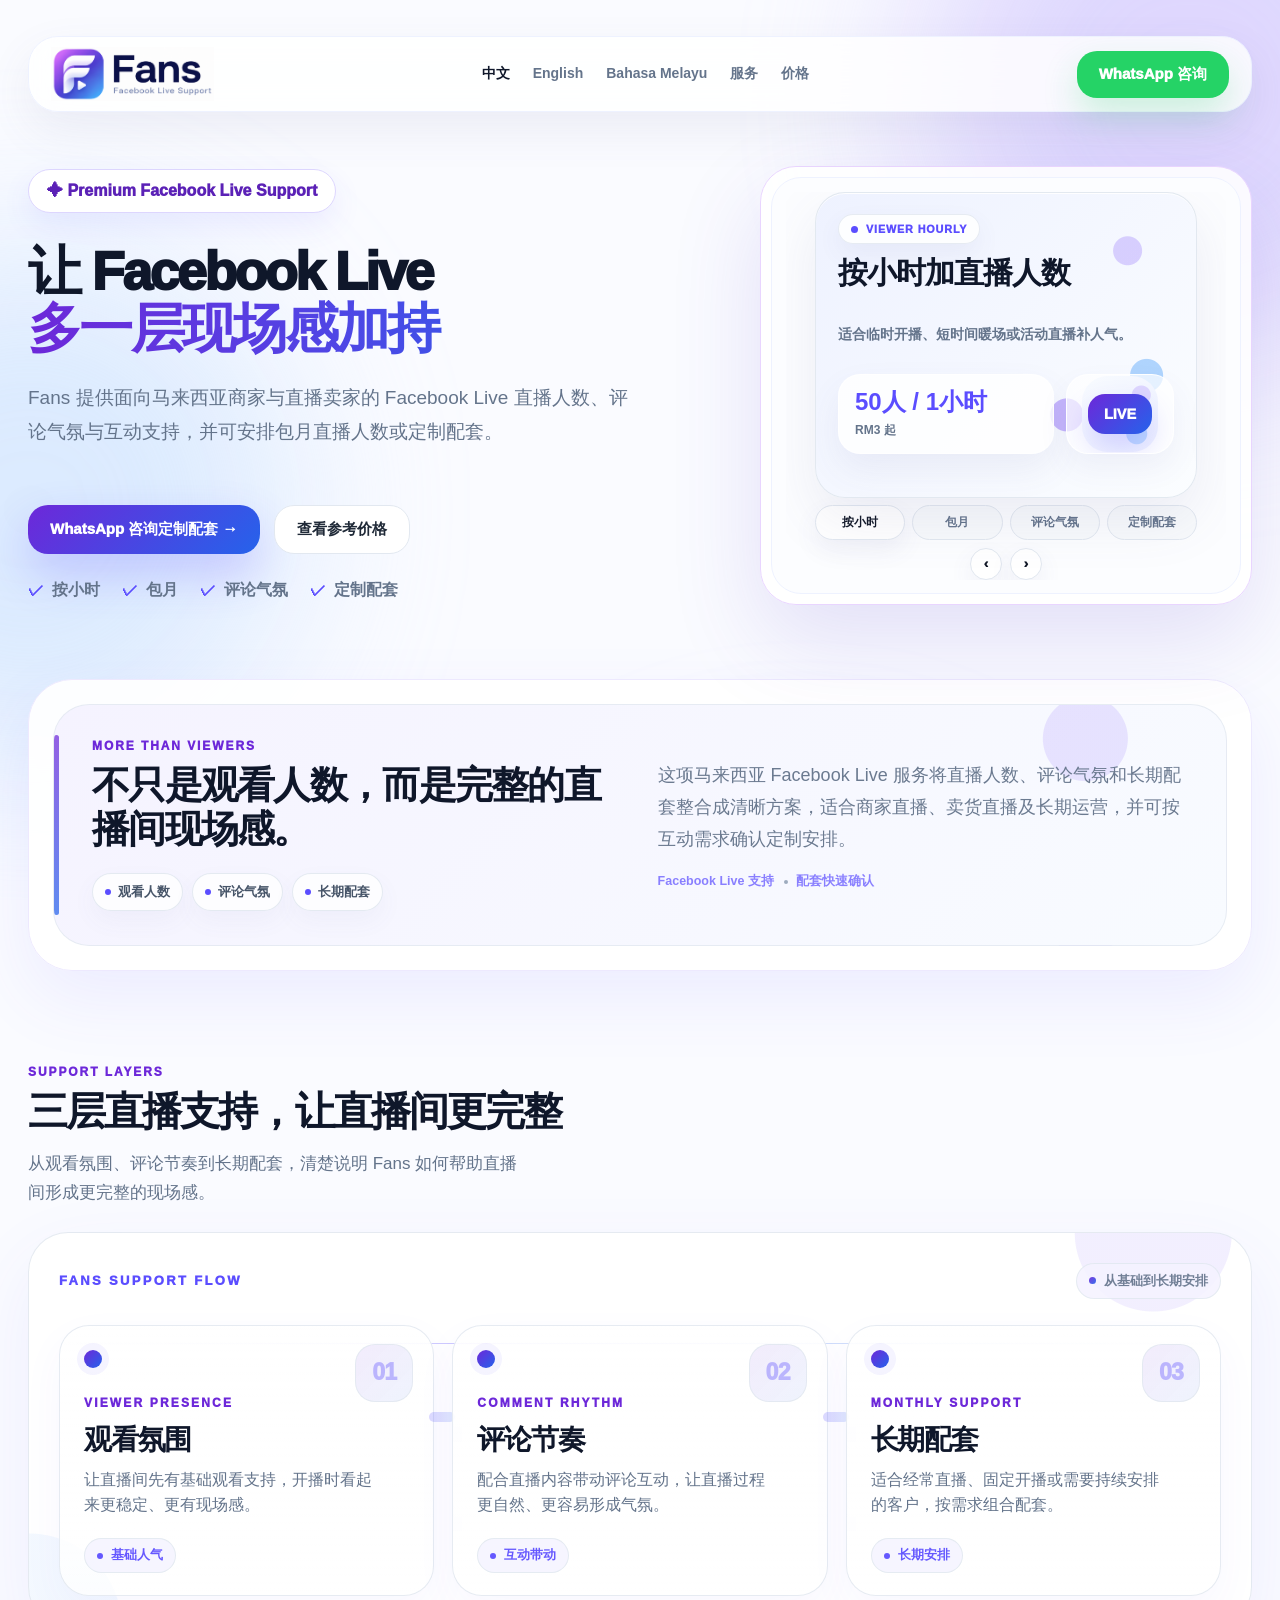
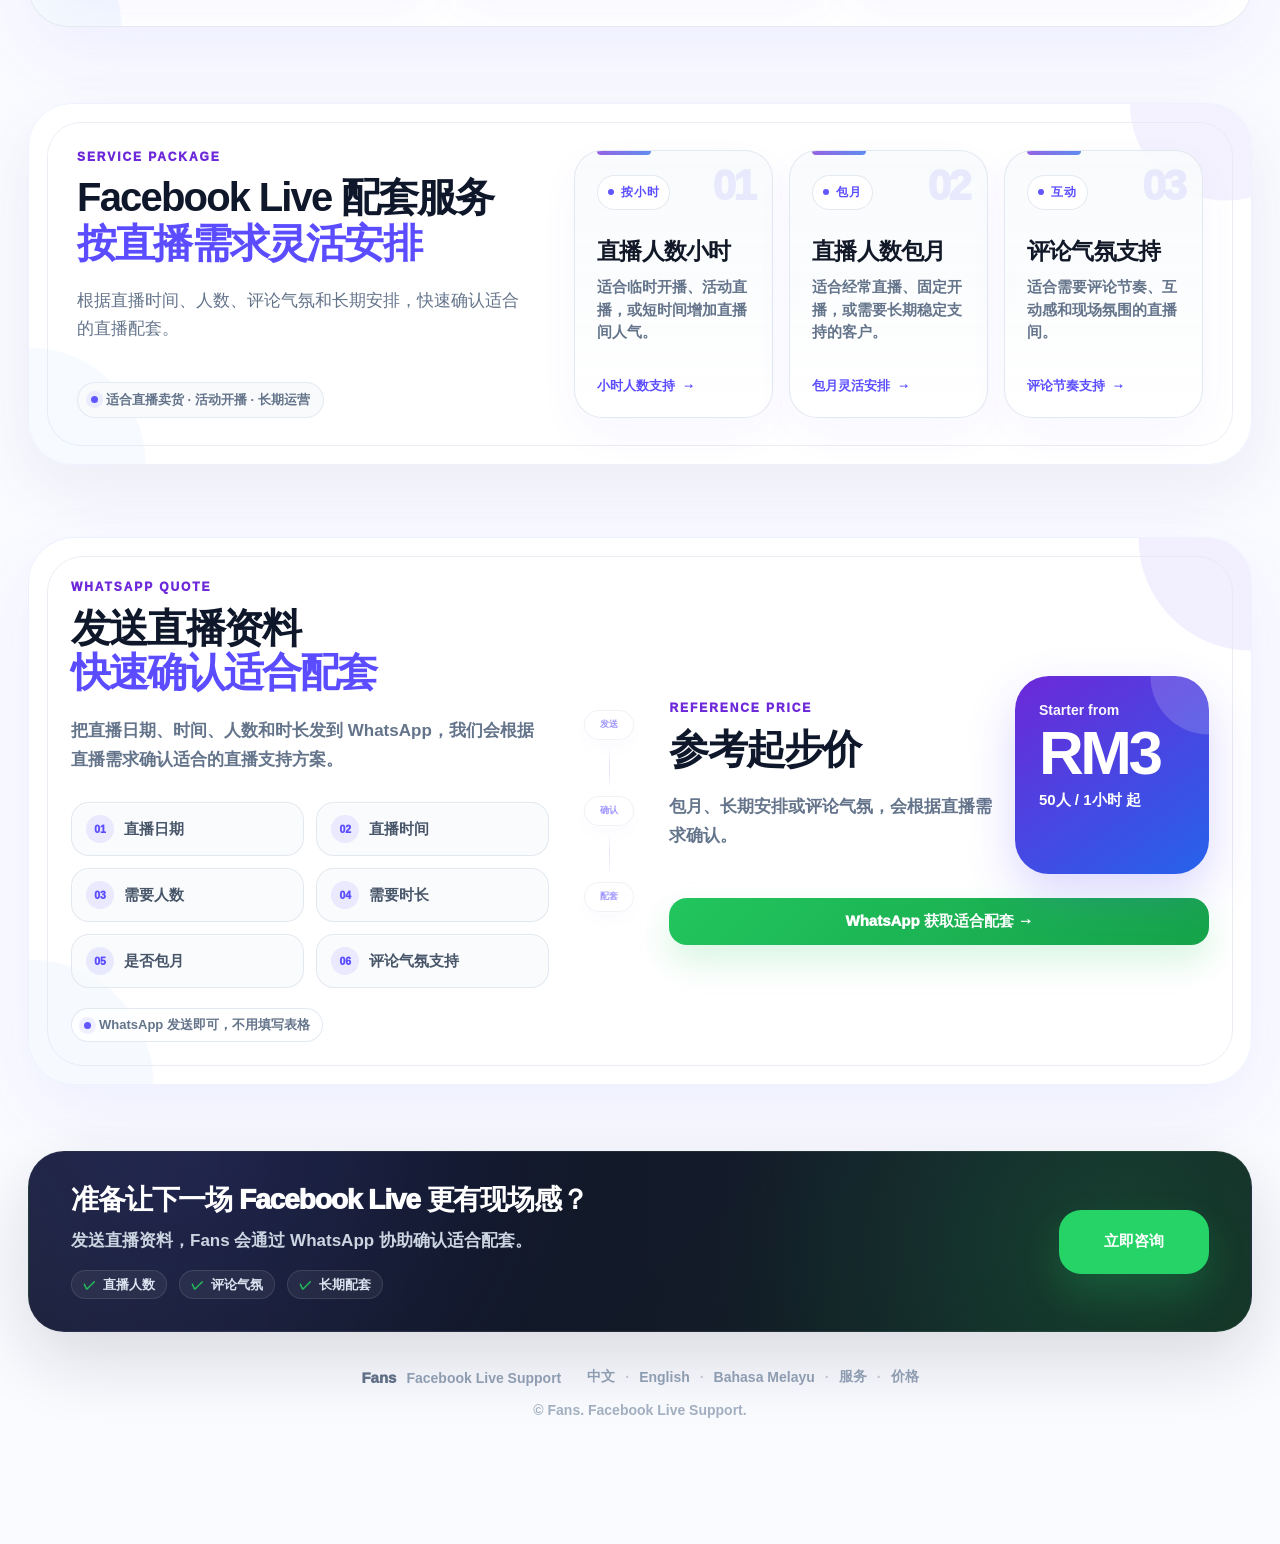
<file: index.html>
<!doctype html>
<html lang="zh-CN">
<head>
<meta charset="utf-8" />
<meta name="viewport" content="width=device-width, initial-scale=1" />
<title>Fans｜马来西亚 Facebook Live 直播人数与互动支持</title>
  <!-- Favicon / Browser Tab Icon -->
<link rel="icon" href="favicon.ico" sizes="any">
<link rel="icon" type="image/png" sizes="32x32" href="favicon-32x32.png">
<link rel="icon" type="image/png" sizes="16x16" href="favicon-16x16.png">
<link rel="apple-touch-icon" sizes="180x180" href="apple-touch-icon.png">
<meta name="description" content="Fans 为马来西亚商家与直播卖家提供 Facebook Live 直播人数、评论气氛与互动支持，并可按直播需求安排包月直播人数或定制配套。">
<link rel="canonical" href="https://fanslivesupport.github.io/fans-live-support/">
<link rel="alternate" hreflang="zh-Hans-MY" href="https://fanslivesupport.github.io/fans-live-support/">
<link rel="alternate" hreflang="en-MY" href="https://fanslivesupport.github.io/fans-live-support/english.html">
<link rel="alternate" hreflang="ms-MY" href="https://fanslivesupport.github.io/fans-live-support/bahasa.html">
<link rel="alternate" hreflang="x-default" href="https://fanslivesupport.github.io/fans-live-support/">
<script type="application/ld+json">
{
  "@context": "https://schema.org",
  "@graph": [
    {
      "@type": "Organization",
      "@id": "https://fanslivesupport.github.io/fans-live-support/#organization",
      "name": "Fans",
      "url": "https://fanslivesupport.github.io/fans-live-support/"
    },
    {
      "@type": "Service",
      "@id": "https://fanslivesupport.github.io/fans-live-support/#service",
      "name": "马来西亚 Facebook Live 直播人数与互动支持",
      "serviceType": "Facebook Live 直播人数、评论气氛、互动、包月与定制支持",
      "url": "https://fanslivesupport.github.io/fans-live-support/",
      "provider": { "@id": "https://fanslivesupport.github.io/fans-live-support/#organization" },
      "areaServed": { "@type": "Country", "name": "Malaysia" },
      "audience": { "@type": "Audience", "audienceType": "马来西亚商家与直播卖家" },
      "description": "Fans 为马来西亚商家与直播卖家提供 Facebook Live 直播人数、评论气氛与互动支持，并可安排包月直播人数或定制配套。"
    }
  ]
}
</script>
<style>
:root{
  --bg:#fafbff;--ink:#0f172a;--muted:#64748b;--line:#e2e8f0;--soft:#f5f3ff;
  --violet:#5b4dff;--purple:#6d28d9;--blue:#2563eb;--wa:#25d366;
}
*{box-sizing:border-box}
html{scroll-behavior:smooth}
body{margin:0;background:var(--bg);color:var(--ink);font-family:Inter,Arial,'Noto Sans SC','Microsoft YaHei',sans-serif}
.bg{position:fixed;inset:0;z-index:-1;overflow:hidden}
.blob{position:absolute;border-radius:999px;filter:blur(86px);opacity:.52}
.b1{width:540px;height:540px;background:#c4b5fd;right:-180px;top:-180px}
.b2{width:520px;height:520px;background:#bfdbfe;left:-230px;top:250px}
.b3{width:430px;height:430px;background:#ddd6fe;right:260px;top:820px}
.wrap{max-width:1280px;margin:auto;padding:36px 28px 70px}
.nav{height:76px;border:1px solid #eef2ff;background:rgba(255,255,255,.82);border-radius:30px;display:flex;align-items:center;justify-content:space-between;padding:0 22px;box-shadow:0 18px 45px rgba(90,90,140,.09);backdrop-filter:blur(18px)}
.brand{display:flex;align-items:center;text-decoration:none;color:inherit}
.logo-img{height:54px;width:auto;display:block;object-fit:contain}
.navlinks{display:flex;gap:23px;font-weight:850;font-size:14px;color:var(--muted)}
.navlinks a{color:inherit;text-decoration:none}
.navlinks .active{color:var(--ink)}
.btn{border:0;border-radius:20px;padding:14px 22px;font-weight:950;font-size:15px;text-decoration:none;display:inline-flex;gap:9px;align-items:center;justify-content:center;transition:.2s}
.btn:hover{transform:translateY(-2px)}
.wa{background:var(--wa);color:white;box-shadow:0 16px 35px rgba(37,211,102,.22)}
.primary{background:linear-gradient(135deg,#6d28d9,#2563eb);color:white;box-shadow:0 20px 45px rgba(91,77,255,.24)}
.ghost{background:white;color:#1f2937;border:1px solid var(--line)}
.hero{display:grid;grid-template-columns:.95fr 1.05fr;gap:58px;align-items:start;padding:54px 0 74px}
.pill{display:inline-flex;padding:12px 18px;border-radius:999px;background:white;border:1px solid #ddd6fe;color:#5b21b6;font-weight:950;box-shadow:0 12px 30px rgba(91,77,255,.09);margin-bottom:30px}
h1{font-size:58px;line-height:1.06;letter-spacing:-.055em;margin:0;font-weight:950}
.grad{display:block;background:linear-gradient(90deg,#6d28d9,#4f46e5,#2563eb);-webkit-background-clip:text;color:transparent}
.lead{font-size:19px;line-height:1.68;color:var(--muted);max-width:570px;margin:24px 0 0}
.mobile-lead{display:none}
.actions{display:flex;gap:14px;margin-top:30px}
.ticks{display:flex;gap:22px;flex-wrap:wrap;margin-top:24px;color:var(--muted);font-weight:850}
.ticks span:before{content:'✓';color:var(--violet);margin-right:8px}
.panel{background:rgba(255,255,255,.86);border:1px solid #e9d5ff;border-radius:50px;padding:28px;box-shadow:0 35px 90px rgba(95,70,200,.15)}
.inner{border:1px solid #eef2ff;background:#fcfdff;border-radius:42px;padding:30px}
.systemtop{display:flex;align-items:start;justify-content:space-between;gap:20px}
.kicker{letter-spacing:.18em;font-size:13px;font-weight:950;color:#6d28d9;text-transform:uppercase}
.systemtop h2,.section h2,.lightconcept h2,.box h2,.service h2{font-size:40px;line-height:1.16;letter-spacing:-.04em;margin:10px 0 0}
.systemtop p{margin:7px 0 0;color:var(--muted);font-weight:700}
.status{background:#dcfce7;color:#15803d;border-radius:999px;padding:11px 18px;font-weight:950;white-space:nowrap}
.supportgrid{display:grid;grid-template-columns:1.08fr .92fr;gap:18px;margin-top:28px}
.livecard{border-radius:32px;background:linear-gradient(180deg,#ffffff 0%,#fbfcff 100%);border:1px solid #e2e8f0;padding:22px;box-shadow:0 18px 45px rgba(90,90,150,.08)}
.livevisual{height:132px;border-radius:28px;background:radial-gradient(circle at 78% 28%,#ddd6fe 0 12px,transparent 13px),radial-gradient(circle at 86% 62%,#bfdbfe 0 14px,transparent 15px),radial-gradient(circle at 62% 70%,#c4b5fd 0 14px,transparent 15px),linear-gradient(135deg,#eef2ff,#f8fbff);display:flex;align-items:center;padding:24px;position:relative;overflow:hidden}
.livevisual:after{content:"";position:absolute;inset:auto 18px 16px 18px;height:10px;border-radius:999px;background:rgba(91,77,255,.08)}
.livebadge{border-radius:20px;background:linear-gradient(135deg,#6d28d9,#2563eb);color:white;font-weight:950;padding:17px 21px;box-shadow:0 14px 28px rgba(91,77,255,.22);position:relative;z-index:2}
.live-meta{margin-top:18px;display:flex;align-items:center;justify-content:space-between;gap:12px}
.live-meta h3{font-size:23px;margin:0;letter-spacing:-.03em}
.live-meta p{margin:5px 0 0;color:var(--muted);font-weight:700;font-size:14px}
.live-pill{border-radius:999px;background:#ecfdf5;color:#15803d;font-size:13px;font-weight:950;padding:9px 12px;white-space:nowrap}
.live-steps{display:grid;gap:10px;margin-top:18px}
.live-step{display:flex;align-items:center;justify-content:space-between;gap:12px;padding:11px 12px;border-radius:16px;background:#f8fafc;border:1px solid #edf2f7;color:#475569;font-weight:850;font-size:13px}
.live-step b{color:#111827}.live-step span{color:#5b4dff}
.metrics{display:grid;gap:14px}
.metric{border-radius:26px;padding:18px;background:linear-gradient(135deg,#eef2ff,#f8fafc);border:1px solid #ffffff;box-shadow:0 14px 34px rgba(90,90,150,.07)}
.metric:nth-child(2){background:linear-gradient(135deg,#eff6ff,#f8fafc)}
.metric:nth-child(3){background:linear-gradient(135deg,#f5f3ff,#f8fafc)}
.metric div{color:var(--muted);font-weight:950;display:flex;align-items:center;gap:8px}
.metric div:before{content:"";width:8px;height:8px;border-radius:999px;background:#5b4dff;display:inline-block}
.metric strong{display:block;font-size:22px;margin-top:9px;color:var(--violet);line-height:1.2}
.metric small{display:block;color:#64748b;font-size:12px;font-weight:800;margin-top:7px}
.quote{margin-top:18px;background:linear-gradient(135deg,#111827,#1e1b4b);border-radius:30px;color:white;padding:23px 26px;display:flex;align-items:center;justify-content:space-between;gap:20px;box-shadow:0 20px 45px rgba(17,24,39,.14)}
.quote span{display:block;color:#cbd5e1;font-weight:950;margin-bottom:8px}
.quote b{font-size:25px}
.quote .qbtn{background:var(--wa);border-radius:20px;padding:14px 20px;font-weight:950;color:white;text-decoration:none;white-space:nowrap;box-shadow:0 14px 28px rgba(37,211,102,.20)}
.lightconcept{background:white;border:1px solid #ede9fe;border-radius:46px;padding:28px;margin:4px 0 84px;box-shadow:0 25px 65px rgba(91,77,255,.09)}
.conceptinner{border-radius:38px;background:#f5f3ff;padding:32px;display:grid;grid-template-columns:1fr 1fr;gap:60px}
.conceptinner p{font-size:19px;line-height:1.75;color:var(--muted);margin:0}
.section-head{display:flex;justify-content:space-between;align-items:end;gap:30px;margin-bottom:28px}
.section-head p{max-width:420px;color:var(--muted);line-height:1.65;font-size:17px}
.cards{display:grid;grid-template-columns:repeat(3,1fr);gap:24px}
.card{background:rgba(255,255,255,.88);border:1px solid #eef2ff;border-radius:38px;padding:34px;box-shadow:0 24px 60px rgba(90,90,150,.09)}
.icon{width:60px;height:60px;border-radius:20px;background:linear-gradient(135deg,#ede9fe,#dbeafe);display:grid;place-items:center;font-size:27px;margin-bottom:28px}
.card small{font-weight:950;color:#7c3aed;letter-spacing:.14em}
.card h3{font-size:28px;letter-spacing:-.03em;margin:12px 0 14px}
.card p{color:var(--muted);line-height:1.7;font-size:17px;margin:0}
.service{margin-top:76px;background:white;border:1px solid #eef2ff;border-radius:42px;padding:40px;box-shadow:0 24px 65px rgba(90,90,150,.09);display:grid;grid-template-columns:.9fr 1.1fr;gap:36px;align-items:center}
.service p{color:var(--muted);line-height:1.65;font-size:17px;max-width:420px}
.servicegrid{display:grid;grid-template-columns:repeat(3,1fr);gap:14px}
.svc{background:#f8fafc;border:1px solid #e2e8f0;border-radius:26px;padding:20px}
.svc b{display:block;font-size:19px;margin-bottom:10px}
.svc span{color:var(--muted);font-size:14px;font-weight:750;line-height:1.55}
.bottom{display:grid;grid-template-columns:.9fr 1.1fr;gap:24px;margin-top:78px}
.box{background:white;border:1px solid #eef2ff;border-radius:42px;padding:40px;box-shadow:0 24px 65px rgba(90,90,150,.09)}
.chips{display:grid;grid-template-columns:1fr 1fr;gap:12px;margin-top:30px}
.chip{background:#f8fafc;border:1px solid #e2e8f0;border-radius:16px;padding:14px 16px;font-weight:900;color:#475569}
.pricebox{display:flex;gap:28px;justify-content:space-between}
.pricecard{min-width:200px;border-radius:34px;background:linear-gradient(135deg,#6d28d9,#2563eb);color:white;padding:28px;box-shadow:0 20px 50px rgba(91,77,255,.24)}
.pricecard .rm{font-size:66px;font-weight:950;line-height:1}
.box p{color:var(--muted);line-height:1.7;font-size:17px;max-width:430px}
.finalcta{margin-top:66px;border-radius:36px;background:#111827;color:white;padding:28px 40px;display:flex;align-items:center;justify-content:space-between;box-shadow:0 20px 60px rgba(17,24,39,.16);gap:20px}
.finalcta h3{font-size:28px;margin:0 0 8px}.finalcta p{margin:0;color:#cbd5e1}
.footer{padding:34px 0 0;color:#94a3b8;text-align:center;font-size:14px}
@media(max-width:1100px){
  .nav{flex-wrap:wrap;height:auto;padding:12px 14px;border-radius:26px;gap:10px}
  .brand{flex:1 1 auto}.logo-img{height:42px}
  .nav > .btn{width:auto !important;flex:0 0 auto;padding:11px 15px;font-size:14px;border-radius:18px}
  .navlinks{display:flex !important;order:3;width:100%;margin-top:12px;gap:8px;padding:8px;border:1px solid #eef2ff;border-radius:22px;background:rgba(255,255,255,.78);box-shadow:0 12px 30px rgba(90,90,150,.08);overflow-x:auto;-webkit-overflow-scrolling:touch}
  .navlinks a[href="#services"],.navlinks a[href="#price"]{display:none}
  .navlinks a{flex:1;min-width:max-content;text-align:center;text-decoration:none;color:#64748b;font-weight:900;font-size:14px;padding:11px 10px;border-radius:16px;white-space:nowrap}
  .navlinks a.active{color:#111827;background:#ffffff;box-shadow:0 8px 20px rgba(90,90,150,.08)}
}
@media(max-width:980px){
  .wrap{padding:20px 16px 42px}
  .hero,.conceptinner,.service,.bottom{grid-template-columns:1fr}.cards{grid-template-columns:1fr}
  .hero{padding:30px 0 34px;gap:24px}.pill{font-size:15px;padding:10px 14px;margin-bottom:20px}
  h1{font-size:34px;line-height:1.08;letter-spacing:-.045em}
  .desktop-lead{display:none}.mobile-lead{display:block;font-size:16px;line-height:1.62;margin-top:20px}
  .actions{flex-direction:column;margin-top:24px;gap:12px}.btn{width:100%}
  .actions .btn{padding:14px 18px;border-radius:20px;font-size:16px}
  .ticks{font-size:15px;gap:12px 16px;margin-top:22px}
  .panel{margin-top:14px;border-radius:34px;padding:16px}.inner{padding:20px;border-radius:30px}
  .systemtop{display:block}.status{display:inline-block;margin-top:16px}
  .systemtop h2,.section h2,.lightconcept h2,.box h2,.service h2{font-size:30px}
  .systemtop p{font-size:15px;line-height:1.45}.supportgrid{grid-template-columns:1fr;gap:14px;margin-top:22px}
  .livevisual{height:96px;padding:20px;border-radius:24px}.livebadge{padding:14px 18px;border-radius:18px}
  .live-meta{display:block;margin-top:16px}.live-pill{display:inline-block;margin-top:10px}
  .live-steps{margin-top:14px}.live-step{font-size:12px;padding:10px 11px}
  .metric{padding:16px;border-radius:22px}.metric strong{font-size:19px}.metric small{font-size:11px}
  .quote,.finalcta,.pricebox{display:block}.quote{padding:20px;border-radius:26px}.quote .qbtn{display:block;margin-top:16px;text-align:center}
  .finalcta .btn{margin-top:20px}.section-head{display:block}.servicegrid{grid-template-columns:1fr}.pricecard{margin-top:24px}.chips{grid-template-columns:1fr}
}
@media(max-width:420px){.navlinks a{font-size:13px;padding:10px 8px}}

/* V5.6 clean compact square spotlight - rebuilt from stable V4.8 */
@media(min-width:981px){
  .hero{
    grid-template-columns:1.13fr .87fr;
    gap:44px;
    align-items:start;
  }
  .panel{
    max-width:540px;
    width:100%;
    margin-left:auto;
    border-radius:36px;
    padding:14px;
  }
  .inner{
    border-radius:30px;
    padding:20px;
  }
  .systemtop{
    gap:14px;
  }
  .systemtop h2{
    font-size:32px;
    line-height:1.12;
  }
  .systemtop p{
    font-size:13px;
    margin-top:7px;
  }
  .status{
    padding:9px 14px;
    font-size:14px;
  }
}
.supportgrid{
  display:block;
  margin-top:18px;
}
.square-spotlight{
  width:100%;
  display:flex;
  flex-direction:column;
  align-items:center;
  gap:13px;
  overflow:hidden;
}
.square-card-shell{
  width:min(326px,100%);
  aspect-ratio:1 / 1;
  position:relative;
  overflow:hidden;
  border-radius:28px;
  background:
    radial-gradient(circle at 84% 19%,rgba(196,181,253,.58) 0 12px,transparent 13px),
    radial-gradient(circle at 87% 61%,rgba(147,197,253,.68) 0 14px,transparent 15px),
    radial-gradient(circle at 67% 72%,rgba(167,139,250,.58) 0 14px,transparent 15px),
    linear-gradient(135deg,#eef2ff,#fbfdff);
  border:1px solid rgba(226,232,240,.95);
  box-shadow:0 18px 44px rgba(90,90,150,.09), inset 0 1px 0 rgba(255,255,255,.92);
}
.square-track{
  height:100%;
  display:flex;
  transition:transform .58s cubic-bezier(.22,.72,.22,1);
}
.square-slide{
  flex:0 0 100%;
  min-width:100%;
  max-width:100%;
  height:100%;
  padding:21px;
  display:flex;
  flex-direction:column;
}
.square-label{
  align-self:flex-start;
  display:inline-flex;
  align-items:center;
  gap:7px;
  padding:8px 11px;
  border-radius:999px;
  background:rgba(255,255,255,.84);
  border:1px solid rgba(226,232,240,.84);
  color:#5b4dff;
  font-size:10.5px;
  font-weight:950;
  letter-spacing:.08em;
  text-transform:uppercase;
  box-shadow:0 8px 20px rgba(90,90,150,.07);
  white-space:nowrap;
}
.square-label:before{
  content:"";
  width:7px;
  height:7px;
  border-radius:999px;
  background:#5b4dff;
}
.square-slide h3{
  margin:16px 0 8px;
  font-size:26px;
  line-height:1.08;
  letter-spacing:-.04em;
}
.square-slide p{
  margin:0;
  color:#64748b;
  line-height:1.46;
  font-size:13px;
  font-weight:750;
}
.square-mid{
  margin-top:16px;
  display:grid;
  grid-template-columns:1fr 94px;
  gap:10px;
  align-items:stretch;
}
.square-stat{
  min-width:0;
  border-radius:20px;
  padding:13px 14px;
  background:rgba(255,255,255,.80);
  border:1px solid rgba(255,255,255,.94);
  box-shadow:0 13px 28px rgba(90,90,150,.08);
  display:flex;
  flex-direction:column;
  justify-content:center;
}
.square-stat b{
  color:#5b4dff;
  font-size:21px;
  line-height:1.12;
  overflow-wrap:anywhere;
}
.square-stat span{
  color:#64748b;
  font-weight:900;
  font-size:11px;
  margin-top:6px;
}
.square-visual{
  min-width:0;
  border-radius:21px;
  background:rgba(255,255,255,.66);
  border:1px solid rgba(255,255,255,.95);
  box-shadow:0 12px 26px rgba(90,90,150,.07);
  display:grid;
  place-items:center;
  position:relative;
  overflow:hidden;
}
.square-visual:before{
  content:"";
  position:absolute;
  width:64px;
  height:64px;
  border-radius:22px;
  background:
    radial-gradient(circle at 78% 25%,#ddd6fe 0 8px,transparent 9px),
    radial-gradient(circle at 72% 76%,#bfdbfe 0 9px,transparent 10px),
    linear-gradient(135deg,#f8fbff,#eef2ff);
}
.square-live{
  position:relative;
  z-index:2;
  border-radius:15px;
  padding:10px 14px;
  background:linear-gradient(135deg,#6d28d9,#2563eb);
  color:white;
  font-weight:950;
  font-size:13px;
  box-shadow:0 12px 24px rgba(91,77,255,.22);
}
.square-cta{
  margin-top:auto;
  display:inline-flex;
  justify-content:center;
  align-items:center;
  min-height:42px;
  border-radius:16px;
  background:linear-gradient(135deg,#25d366,#16a34a);
  color:white;
  font-weight:950;
  font-size:14px;
  text-decoration:none;
  box-shadow:0 12px 24px rgba(37,211,102,.20);
}
.square-tabs{
  width:min(326px,100%);
  display:grid;
  grid-template-columns:repeat(4,minmax(0,1fr));
  gap:7px;
}
.square-tab{
  min-width:0;
  appearance:none;
  border:1px solid #e2e8f0;
  background:#f8fafc;
  color:#64748b;
  font-weight:950;
  border-radius:999px;
  padding:9px 5px;
  cursor:pointer;
  white-space:nowrap;
  font-size:11px;
}
.square-tab.active{
  color:#111827;
  background:#ffffff;
  box-shadow:0 8px 20px rgba(90,90,150,.08);
}
.square-arrows{
  width:min(326px,100%);
  display:flex;
  justify-content:center;
  gap:9px;
}
.square-arrow{
  width:34px;
  height:34px;
  border:1px solid #e2e8f0;
  background:#ffffff;
  border-radius:999px;
  color:#111827;
  font-weight:950;
  cursor:pointer;
  box-shadow:0 8px 20px rgba(90,90,150,.08);
}
@media(min-width:981px) and (max-width:1180px){
  .panel{
    max-width:510px;
  }
  .square-card-shell,
  .square-tabs,
  .square-arrows{
    width:min(308px,100%);
  }
}
@media(max-width:980px){
  body{
    overflow-x:hidden;
  }
  .wrap{
    max-width:100%;
    overflow-x:hidden;
  }
  .panel{
    width:100%;
    max-width:100%;
    padding:10px;
    border-radius:28px;
  }
  .inner{
    width:100%;
    max-width:100%;
    padding:15px;
    border-radius:24px;
    overflow:hidden;
  }
  .systemtop h2{
    font-size:28px;
  }
  .systemtop p{
    font-size:14px;
    margin-top:6px;
  }
  .status{
    margin-top:12px;
    padding:10px 15px;
  }
  .supportgrid{
    margin-top:15px;
  }
  .square-card-shell{
    width:100%;
    max-width:360px;
    aspect-ratio:1 / 1;
    border-radius:26px;
  }
  .square-slide{
    padding:19px;
  }
  .square-slide h3{
    font-size:25px;
    margin:15px 0 8px;
  }
  .square-slide p{
    font-size:13px;
    line-height:1.45;
  }
  .square-mid{
    grid-template-columns:1fr 92px;
    gap:10px;
    margin-top:15px;
  }
  .square-stat{
    padding:13px 14px;
  }
  .square-stat b{
    font-size:20px;
  }
  .square-visual{
    border-radius:20px;
  }
  .square-cta{
    min-height:42px;
    font-size:14px;
  }
  .square-tabs{
    width:100%;
    max-width:360px;
    grid-template-columns:repeat(4,minmax(0,1fr));
    gap:6px;
  }
  .square-tab{
    padding:9px 4px;
    font-size:11px;
  }
  .square-arrows{
    display:none;
  }
}
@media(max-width:390px){
  .square-card-shell{
    max-width:340px;
    aspect-ratio:1 / 1.04;
  }
  .square-slide{
    padding:17px;
  }
  .square-slide h3{
    font-size:23px;
  }
  .square-mid{
    grid-template-columns:1fr 82px;
  }
  .square-stat b{
    font-size:19px;
  }
  .square-tab{
    font-size:10.5px;
  }
}


/* V5.7 mobile edge fix - prevent right-side clipping */
html, body{
  max-width:100%;
  overflow-x:hidden;
}
img, svg, video, canvas{
  max-width:100%;
}
@media(max-width:980px){
  .wrap{
    width:100%;
    max-width:100%;
    padding-left:14px;
    padding-right:14px;
    overflow-x:hidden;
  }
  .nav,
  .hero,
  .panel,
  .inner,
  .lightconcept,
  .service,
  .bottom,
  .box,
  .finalcta{
    width:100%;
    max-width:100%;
    min-width:0;
  }
  .hero{
    grid-template-columns:1fr;
    overflow:hidden;
  }
  .hero > *,
  .panel *,
  .inner *,
  .square-spotlight *,
  .actions *,
  .ticks *{
    min-width:0;
  }
  h1{
    max-width:100%;
    overflow-wrap:anywhere;
    word-break:normal;
  }
  .lead{
    max-width:100%;
    overflow-wrap:anywhere;
  }
  .actions{
    width:100%;
  }
  .actions .btn{
    max-width:100%;
    white-space:normal;
    text-align:center;
  }
  .ticks{
    max-width:100%;
  }
  .square-spotlight{
    max-width:100%;
    overflow:hidden;
  }
  .square-card-shell{
    width:100%;
    max-width:330px;
    margin-left:auto;
    margin-right:auto;
  }
  .square-tabs{
    width:100%;
    max-width:330px;
    margin-left:auto;
    margin-right:auto;
  }
}
@media(max-width:430px){
  .wrap{
    padding-left:12px;
    padding-right:12px;
  }
  h1{
    font-size:32px;
  }
  .lead{
    font-size:15.5px;
    line-height:1.58;
  }
  .nav{
    padding-left:10px;
    padding-right:10px;
  }
  .logo-img{
    max-width:210px;
  }
  .nav > .btn{
    max-width:44%;
    white-space:nowrap;
  }
  .square-card-shell,
  .square-tabs{
    max-width:318px;
  }
}


/* V5.8 dashboard tight-frame final adjustment only */
@media(min-width:981px){
  .hero{grid-template-columns:1.16fr .84fr;gap:42px}
  .panel{max-width:500px;padding:10px;border-radius:32px}
  .inner{padding:16px 16px 14px;border-radius:26px}
  .systemtop{gap:10px}
  .systemtop h2{font-size:31px;line-height:1.1}
  .systemtop p{font-size:13px;margin-top:5px}
  .kicker{font-size:12px;letter-spacing:.16em}
  .status{padding:8px 13px;font-size:13px}
  .supportgrid{margin-top:12px}
  .square-card-shell{width:min(356px,100%);border-radius:26px}
  .square-tabs,.square-arrows{width:min(356px,100%)}
  .square-spotlight{gap:10px}
  .square-slide{padding:20px}
  .square-slide h3{font-size:26px;margin:14px 0 7px}
  .square-slide p{font-size:13px;line-height:1.42}
  .square-mid{margin-top:14px;grid-template-columns:1fr 96px;gap:10px}
  .square-stat{padding:12px 13px}
  .square-stat b{font-size:21px}
  .square-cta{min-height:40px;font-size:13.5px}
  .square-tab{padding:8px 5px;font-size:10.8px}
  .square-arrow{width:32px;height:32px}
}
@media(min-width:981px) and (max-width:1180px){
  .panel{max-width:480px}
  .square-card-shell,.square-tabs,.square-arrows{width:min(340px,100%)}
}
@media(max-width:980px){
  .panel{padding:9px}
  .inner{padding:14px}
  .supportgrid{margin-top:14px}
  .square-spotlight{gap:10px}
  .square-card-shell{max-width:336px}
  .square-tabs{max-width:336px}
}
@media(max-width:430px){
  .wrap{padding-left:12px;padding-right:12px}
  .panel{padding:8px}
  .inner{padding:13px}
  .square-card-shell,.square-tabs{max-width:316px}
}


/* V5.10 title-stable hero balance - no new structure */
@media(min-width:981px){
  .hero{
    grid-template-columns:1.02fr .98fr;
    gap:38px;
    align-items:start;
  }

  /* Keep desktop headline stable; avoid V5.9 oversized wrapping */
  h1{
    font-size:56px;
    line-height:1.04;
    letter-spacing:-.052em;
  }

  .lead{
    max-width:610px;
  }

  .panel{
    max-width:520px;
    padding:11px;
    border-radius:34px;
  }

  .inner{
    padding:17px 17px 15px;
    border-radius:28px;
  }

  .systemtop h2{
    font-size:32px;
  }

  .supportgrid{
    margin-top:12px;
  }

  .square-card-shell{
    width:min(366px,100%);
  }

  .square-tabs,
  .square-arrows{
    width:min(366px,100%);
  }

  .square-slide{
    padding:21px;
  }

  .square-slide h3{
    font-size:27px;
  }

  .square-mid{
    grid-template-columns:1fr 100px;
  }
}

@media(min-width:981px) and (max-width:1180px){
  .hero{
    grid-template-columns:1fr .96fr;
    gap:34px;
  }

  h1{
    font-size:52px;
  }

  .panel{
    max-width:500px;
  }

  .square-card-shell,
  .square-tabs,
  .square-arrows{
    width:min(348px,100%);
  }
}

/* Keep current stable mobile behavior */
@media(max-width:980px){
  .hero{
    grid-template-columns:1fr;
  }
}


/* V6.1 Minimal Dashboard Carousel - clean right visual only */
@media(min-width:981px){
  .hero{
    grid-template-columns:1.04fr .96fr;
    gap:40px;
    align-items:center;
  }

  h1{
    font-size:56px;
    line-height:1.04;
    letter-spacing:-.052em;
  }

  .panel{
    max-width:500px;
    padding:12px;
    border-radius:36px;
  }

  .inner{
    padding:16px;
    border-radius:30px;
  }
}

.min-carousel{
  width:100%;
  display:flex;
  flex-direction:column;
  align-items:center;
  gap:12px;
  overflow:hidden;
}

.min-card{
  width:min(390px,100%);
  aspect-ratio:1 / 1;
  position:relative;
  overflow:hidden;
  border-radius:30px;
  border:1px solid rgba(226,232,240,.95);
  background:
    radial-gradient(circle at 82% 19%,rgba(196,181,253,.62) 0 14px,transparent 15px),
    radial-gradient(circle at 87% 60%,rgba(147,197,253,.72) 0 16px,transparent 17px),
    radial-gradient(circle at 66% 73%,rgba(167,139,250,.62) 0 16px,transparent 17px),
    linear-gradient(135deg,#eef2ff 0%,#fbfdff 100%);
  box-shadow:0 22px 56px rgba(90,90,150,.10), inset 0 1px 0 rgba(255,255,255,.92);
}

.min-track{
  height:100%;
  display:flex;
  transition:transform .58s cubic-bezier(.22,.72,.22,1);
}

.min-slide{
  flex:0 0 100%;
  min-width:100%;
  max-width:100%;
  height:100%;
  padding:28px;
  display:flex;
  flex-direction:column;
}

.min-label{
  align-self:flex-start;
  display:inline-flex;
  align-items:center;
  gap:8px;
  padding:9px 13px;
  border-radius:999px;
  background:rgba(255,255,255,.86);
  border:1px solid rgba(226,232,240,.86);
  color:#5b4dff;
  font-size:11px;
  font-weight:950;
  letter-spacing:.08em;
  text-transform:uppercase;
  box-shadow:0 10px 24px rgba(90,90,150,.07);
  white-space:nowrap;
}

.min-label:before{
  content:"";
  width:7px;
  height:7px;
  border-radius:999px;
  background:#5b4dff;
}

.min-slide h3{
  margin:22px 0 10px;
  color:#0f172a;
  font-size:31px;
  line-height:1.08;
  letter-spacing:-.045em;
}

.min-slide p{
  margin:0;
  max-width:310px;
  color:#64748b;
  font-size:14px;
  line-height:1.58;
  font-weight:760;
}

.min-body{
  margin-top:24px;
  display:grid;
  grid-template-columns:1fr 112px;
  gap:14px;
  align-items:stretch;
}

.min-stat{
  border-radius:24px;
  padding:17px 18px;
  background:rgba(255,255,255,.82);
  border:1px solid rgba(255,255,255,.95);
  box-shadow:0 16px 34px rgba(90,90,150,.08);
  display:flex;
  flex-direction:column;
  justify-content:center;
  min-width:0;
}

.min-stat b{
  color:#5b4dff;
  font-size:25px;
  line-height:1.12;
  overflow-wrap:anywhere;
}

.min-stat span{
  color:#64748b;
  font-weight:900;
  font-size:12px;
  margin-top:7px;
}

.min-visual{
  border-radius:24px;
  background:rgba(255,255,255,.68);
  border:1px solid rgba(255,255,255,.95);
  box-shadow:0 14px 30px rgba(90,90,150,.07);
  display:grid;
  place-items:center;
  position:relative;
  overflow:hidden;
}

.min-visual:before{
  content:"";
  position:absolute;
  width:76px;
  height:76px;
  border-radius:26px;
  background:
    radial-gradient(circle at 78% 25%,#ddd6fe 0 9px,transparent 10px),
    radial-gradient(circle at 72% 76%,#bfdbfe 0 10px,transparent 11px),
    linear-gradient(135deg,#f8fbff,#eef2ff);
}

.min-live{
  position:relative;
  z-index:2;
  border-radius:17px;
  padding:12px 16px;
  background:linear-gradient(135deg,#6d28d9,#2563eb);
  color:white;
  font-weight:950;
  font-size:14px;
  box-shadow:0 14px 28px rgba(91,77,255,.22);
}

.min-cta{
  margin-top:auto;
  display:inline-flex;
  justify-content:center;
  align-items:center;
  min-height:46px;
  border-radius:18px;
  background:linear-gradient(135deg,#25d366,#16a34a);
  color:white;
  font-size:15px;
  font-weight:950;
  text-decoration:none;
  box-shadow:0 14px 28px rgba(37,211,102,.20);
}

.min-tabs{
  width:min(390px,100%);
  display:grid;
  grid-template-columns:repeat(4,minmax(0,1fr));
  gap:8px;
}

.min-tab{
  min-width:0;
  appearance:none;
  border:1px solid #e2e8f0;
  background:#f8fafc;
  color:#64748b;
  font-weight:950;
  border-radius:999px;
  padding:10px 6px;
  cursor:pointer;
  white-space:nowrap;
  font-size:12px;
}

.min-tab.active{
  color:#111827;
  background:#ffffff;
  box-shadow:0 10px 24px rgba(90,90,150,.08);
}

.min-arrows{
  width:min(390px,100%);
  display:flex;
  justify-content:center;
  gap:10px;
}

.min-arrow{
  width:35px;
  height:35px;
  border:1px solid #e2e8f0;
  background:#ffffff;
  border-radius:999px;
  color:#111827;
  font-weight:950;
  cursor:pointer;
  box-shadow:0 10px 24px rgba(90,90,150,.08);
}

@media(min-width:981px) and (max-width:1180px){
  .panel{
    max-width:480px;
  }
  .min-card,
  .min-tabs,
  .min-arrows{
    width:min(365px,100%);
  }
}

@media(max-width:980px){
  .panel{
    padding:10px;
    border-radius:28px;
  }

  .inner{
    padding:14px;
    border-radius:24px;
  }

  .min-carousel{
    gap:10px;
  }

  .min-card{
    width:100%;
    max-width:340px;
    aspect-ratio:1 / 1;
    border-radius:26px;
  }

  .min-slide{
    padding:20px;
  }

  .min-slide h3{
    font-size:26px;
    margin:17px 0 8px;
  }

  .min-slide p{
    font-size:13px;
    line-height:1.46;
  }

  .min-body{
    margin-top:16px;
    grid-template-columns:1fr 92px;
    gap:10px;
  }

  .min-stat{
    padding:13px 14px;
    border-radius:20px;
  }

  .min-stat b{
    font-size:20px;
  }

  .min-visual{
    border-radius:20px;
  }

  .min-cta{
    min-height:42px;
    font-size:14px;
  }

  .min-tabs{
    width:100%;
    max-width:340px;
    gap:6px;
  }

  .min-tab{
    padding:9px 4px;
    font-size:11px;
  }

  .min-arrows{
    display:none;
  }
}

@media(max-width:430px){
  .min-card,
  .min-tabs{
    max-width:318px;
  }

  .min-slide{
    padding:18px;
  }

  .min-slide h3{
    font-size:24px;
  }

  .min-body{
    grid-template-columns:1fr 84px;
  }

  .min-stat b{
    font-size:19px;
  }

  .min-tab{
    font-size:10.5px;
  }
}


/* V6.3 trilingual hero layout unification */
@media(min-width:981px){
  .hero{
    grid-template-columns:1.04fr .96fr;
    gap:40px;
    align-items:center;
  }

  h1{
    font-size:56px;
    line-height:1.04;
    letter-spacing:-.052em;
    max-width:680px;
  }

  .lead.desktop-lead{
    min-height:92px;
    max-width:620px;
  }

  .actions{
    margin-top:22px;
  }

  .ticks{
    margin-top:22px;
  }

  .panel{
    max-width:500px;
  }

  .inner{
    padding:16px;
  }

  .min-card{
    width:min(400px,100%);
  }

  .min-tabs,
  .min-arrows{
    width:min(400px,100%);
  }

  .min-slide{
    padding:22px;
  }

  .min-label{
    font-size:10.8px;
    padding:8px 12px;
  }

  .min-slide h3{
    font-size:29px;
    line-height:1.06;
    min-height:62px;
    margin:16px 0 6px;
    letter-spacing:-.04em;
  }

  .min-slide p{
    font-size:13.4px;
    line-height:1.48;
    min-height:42px;
    max-width:320px;
  }

  .min-body{
    margin-top:12px;
    grid-template-columns:minmax(0,1fr) 104px;
    gap:12px;
  }

  .min-stat{
    padding:13px 15px;
    border-radius:22px;
  }

  .min-stat b{
    font-size:23px;
    line-height:1.12;
  }

  .min-stat span{
    font-size:11.5px;
    margin-top:6px;
  }

  .min-visual{
    border-radius:22px;
  }

  .min-live{
    font-size:13.5px;
    padding:11px 15px;
  }

  .min-cta{
    min-height:42px;
    font-size:14.5px;
    margin-top:auto;
  }

  .min-tab{
    font-size:11.5px;
    padding:9px 5px;
  }
}

@media(min-width:981px) and (max-width:1180px){
  h1{
    font-size:52px;
  }

  .lead.desktop-lead{
    min-height:96px;
  }

  .min-card,
  .min-tabs,
  .min-arrows{
    width:min(380px,100%);
  }

  .min-slide h3{
    font-size:27px;
  }

  .min-stat b{
    font-size:21px;
  }
}

@media(max-width:980px){
  .lead.desktop-lead{
    min-height:0;
  }

  .min-slide h3{
    min-height:auto;
  }

  .min-slide p{
    min-height:auto;
  }
}


/* V6.4 left-side breathing unification only */
@media(min-width:981px){
  /* Slightly reduce headline pressure across all three languages */
  h1{
    font-size:54px;
    line-height:1.055;
    letter-spacing:-.05em;
    max-width:680px;
  }

  /* Add breathing room between title and description */
  .lead.desktop-lead{
    margin-top:24px;
    line-height:1.75;
    min-height:96px;
    max-width:630px;
  }

  /* Move CTA group slightly lower for a calmer hero rhythm */
  .actions{
    margin-top:28px;
  }

  /* Keep selling points clear but less compressed */
  .ticks{
    margin-top:26px;
    row-gap:12px;
  }
}

@media(min-width:981px) and (max-width:1180px){
  h1{
    font-size:50px;
    line-height:1.06;
  }

  .lead.desktop-lead{
    margin-top:22px;
    line-height:1.72;
    min-height:100px;
  }

  .actions{
    margin-top:26px;
  }

  .ticks{
    margin-top:24px;
  }
}

/* Keep mobile stable; only a very small readability improvement */
@media(max-width:980px){
  .lead{
    line-height:1.68;
  }
}


/* V6.5 second-screen brand value card refinement */
.lightconcept{
  background:rgba(255,255,255,.92);
  border:1px solid #ede9fe;
  border-radius:44px;
  padding:24px;
  margin:0 0 84px;
  box-shadow:0 28px 70px rgba(91,77,255,.085);
}

.conceptinner{
  position:relative;
  overflow:hidden;
  border-radius:36px;
  background:
    radial-gradient(circle at 88% 14%,rgba(196,181,253,.34) 0 42px,transparent 43px),
    linear-gradient(135deg,#f5f3ff 0%,#f8fbff 100%);
  border:1px solid rgba(226,232,240,.78);
  padding:34px 38px;
  display:grid;
  grid-template-columns:.98fr 1.02fr;
  gap:56px;
  align-items:center;
}

.conceptinner:before{
  content:"";
  position:absolute;
  left:0;
  top:30px;
  bottom:30px;
  width:5px;
  border-radius:999px;
  background:linear-gradient(180deg,#6d28d9,#2563eb);
  opacity:.72;
}

.conceptmain,
.concepttext{
  position:relative;
  z-index:2;
}

.lightconcept h2{
  font-size:38px;
  line-height:1.16;
  letter-spacing:-.045em;
  margin:10px 0 0;
}

.concepttext p{
  font-size:18px;
  line-height:1.78;
  color:var(--muted);
  margin:0;
}

.conceptchips{
  display:flex;
  flex-wrap:wrap;
  gap:9px;
  margin-top:22px;
}

.conceptchips span{
  display:inline-flex;
  align-items:center;
  gap:7px;
  padding:9px 12px;
  border-radius:999px;
  background:rgba(255,255,255,.78);
  border:1px solid rgba(226,232,240,.9);
  color:#475569;
  font-size:13px;
  font-weight:900;
  box-shadow:0 10px 24px rgba(90,90,150,.05);
}

.conceptchips span:before{
  content:"";
  width:6px;
  height:6px;
  border-radius:999px;
  background:#5b4dff;
}

.conceptmini{
  margin-top:20px;
  display:flex;
  align-items:center;
  gap:10px;
  flex-wrap:wrap;
  color:#5b4dff;
  font-size:13px;
  font-weight:950;
}

.conceptmini span{
  display:inline-flex;
  align-items:center;
  gap:8px;
}

.conceptmini span + span:before{
  content:"";
  width:4px;
  height:4px;
  border-radius:999px;
  background:#94a3b8;
}

@media(max-width:980px){
  .lightconcept{
    padding:16px;
    border-radius:32px;
    margin:0 0 54px;
  }

  .conceptinner{
    grid-template-columns:1fr;
    gap:22px;
    padding:24px 22px;
    border-radius:28px;
  }

  .conceptinner:before{
    top:22px;
    bottom:auto;
    left:22px;
    right:22px;
    width:auto;
    height:4px;
  }

  .lightconcept h2{
    font-size:29px;
    line-height:1.18;
  }

  .concepttext p{
    font-size:16px;
    line-height:1.68;
  }

  .conceptchips{
    margin-top:18px;
  }

  .conceptchips span{
    font-size:12.5px;
    padding:8px 10px;
  }
}


/* V6.6 mobile-only second-screen brand card tightening */
@media(max-width:980px){
  /* Keep the desktop value card unchanged; only make mobile calmer */
  .lightconcept{
    padding:14px;
    border-radius:30px;
    margin:0 0 48px;
    box-shadow:0 22px 54px rgba(91,77,255,.07);
  }

  .conceptinner{
    padding:23px 20px 24px;
    border-radius:26px;
    background:
      radial-gradient(circle at 88% 12%,rgba(196,181,253,.20) 0 28px,transparent 29px),
      linear-gradient(135deg,#f7f5ff 0%,#fbfdff 100%);
  }

  /* Change the strong mobile top line into a short, quiet accent */
  .conceptinner:before{
    top:22px;
    left:20px;
    right:auto;
    width:86px;
    height:3px;
    opacity:.58;
    border-radius:999px;
  }

  .lightconcept .kicker{
    font-size:11px;
    letter-spacing:.18em;
    margin-top:8px;
  }

  .lightconcept h2{
    font-size:25px;
    line-height:1.18;
    letter-spacing:-.035em;
    margin-top:12px;
  }

  .conceptchips{
    margin-top:16px;
    gap:8px;
  }

  .conceptchips span{
    font-size:12px;
    padding:7px 10px;
    box-shadow:0 8px 18px rgba(90,90,150,.045);
  }

  .concepttext p{
    font-size:15px;
    line-height:1.62;
  }

  .conceptmini{
    margin-top:16px;
    font-size:12.5px;
    color:rgba(91,77,255,.84);
  }
}

@media(max-width:430px){
  .lightconcept{
    padding:12px;
    border-radius:28px;
    margin-bottom:44px;
  }

  .conceptinner{
    padding:22px 18px 22px;
    border-radius:24px;
  }

  .conceptinner:before{
    left:18px;
    width:78px;
    opacity:.52;
  }

  .lightconcept h2{
    font-size:24px;
  }

  .concepttext p{
    font-size:14.5px;
    line-height:1.58;
  }

  .conceptmini{
    font-size:12px;
  }
}


/* V6.7 final lock-in: second-screen brand value card only */
.conceptmini{
  font-size:12.5px;
  font-weight:850;
  color:rgba(91,77,255,.78);
}

.concepttext p{
  color:#6b7a90;
}

/* Keep desktop almost unchanged; only make the final auxiliary line quieter */
@media(min-width:981px){
  .conceptmini{
    margin-top:18px;
    opacity:.9;
  }
}

/* Mobile final tightening: lighter, calmer, no second-hero feeling */
@media(max-width:980px){
  .conceptinner{
    background:
      radial-gradient(circle at 88% 12%,rgba(196,181,253,.16) 0 24px,transparent 25px),
      linear-gradient(135deg,#f8f6ff 0%,#fbfdff 100%);
  }

  .conceptinner:before{
    width:72px;
    height:3px;
    opacity:.46;
  }

  .lightconcept h2{
    font-size:23.5px;
    line-height:1.18;
    letter-spacing:-.032em;
  }

  .concepttext p{
    font-size:14.5px;
    line-height:1.58;
    color:#738196;
  }

  .conceptmini{
    font-size:11.8px;
    line-height:1.45;
    font-weight:800;
    color:rgba(91,77,255,.72);
    margin-top:14px;
  }

  .conceptchips span{
    font-weight:850;
  }
}

@media(max-width:430px){
  .lightconcept h2{
    font-size:23px;
  }

  .concepttext p{
    font-size:14.2px;
    line-height:1.56;
  }

  .conceptmini{
    font-size:11.6px;
  }
}


/* V6.8 Support Layers refinement only */
#services.section{
  padding-top:6px;
}

#services .sectionhead{
  align-items:flex-end;
  gap:42px;
  margin-bottom:34px;
}

#services .sectionhead h2{
  max-width:720px;
  line-height:1.12;
  letter-spacing:-.045em;
}

#services .sectionhead p{
  max-width:500px;
  font-size:17px;
  line-height:1.7;
}

.cards{
  gap:24px;
}

.servicecard{
  position:relative;
  overflow:hidden;
  min-height:300px;
  padding:34px 32px 30px;
  border:1px solid rgba(226,232,240,.86);
  background:
    radial-gradient(circle at 88% 8%,rgba(196,181,253,.15) 0 42px,transparent 43px),
    linear-gradient(180deg,rgba(255,255,255,.96),rgba(255,255,255,.90));
  box-shadow:0 24px 64px rgba(91,77,255,.065);
}

.servicecard:before{
  content:attr(data-layer);
  position:absolute;
  right:28px;
  top:24px;
  font-size:42px;
  line-height:1;
  font-weight:950;
  letter-spacing:-.06em;
  color:rgba(91,77,255,.08);
}

.servicecard:after{
  content:"";
  position:absolute;
  left:32px;
  right:32px;
  top:0;
  height:3px;
  background:linear-gradient(90deg,#6d28d9,#2563eb);
  opacity:.62;
  transform:scaleX(.22);
  transform-origin:left;
  border-radius:999px;
}

.servicecard .ico{
  width:54px;
  height:54px;
  border-radius:18px;
  display:flex;
  align-items:center;
  justify-content:center;
  margin-bottom:28px;
  background:
    linear-gradient(135deg,rgba(109,40,217,.12),rgba(37,99,235,.10));
  border:1px solid rgba(226,232,240,.82);
  box-shadow:0 12px 28px rgba(91,77,255,.08);
  font-size:0;
}

.servicecard .ico:before{
  content:"";
  width:22px;
  height:22px;
  display:block;
  background:linear-gradient(135deg,#6d28d9,#2563eb);
  opacity:.72;
  -webkit-mask-size:contain;
  -webkit-mask-repeat:no-repeat;
  -webkit-mask-position:center;
  mask-size:contain;
  mask-repeat:no-repeat;
  mask-position:center;
}

.servicecard:nth-child(1) .ico:before{
  -webkit-mask-image:url("data:image/svg+xml,%3Csvg width='24' height='24' viewBox='0 0 24 24' xmlns='http://www.w3.org/2000/svg'%3E%3Cpath fill='black' d='M16 11c1.66 0 3-1.34 3-3s-1.34-3-3-3s-3 1.34-3 3s1.34 3 3 3Zm-8 0c1.66 0 3-1.34 3-3S9.66 5 8 5S5 6.34 5 8s1.34 3 3 3Zm0 2c-2.33 0-7 1.17-7 3.5V19h14v-2.5C15 14.17 10.33 13 8 13Zm8 0c-.29 0-.62.02-.97.05c1.16.84 1.97 1.96 1.97 3.45V19h6v-2.5c0-2.33-4.67-3.5-7-3.5Z'/%3E%3C/svg%3E");
  mask-image:url("data:image/svg+xml,%3Csvg width='24' height='24' viewBox='0 0 24 24' xmlns='http://www.w3.org/2000/svg'%3E%3Cpath fill='black' d='M16 11c1.66 0 3-1.34 3-3s-1.34-3-3-3s-3 1.34-3 3s1.34 3 3 3Zm-8 0c1.66 0 3-1.34 3-3S9.66 5 8 5S5 6.34 5 8s1.34 3 3 3Zm0 2c-2.33 0-7 1.17-7 3.5V19h14v-2.5C15 14.17 10.33 13 8 13Zm8 0c-.29 0-.62.02-.97.05c1.16.84 1.97 1.96 1.97 3.45V19h6v-2.5c0-2.33-4.67-3.5-7-3.5Z'/%3E%3C/svg%3E");
}

.servicecard:nth-child(2) .ico:before{
  -webkit-mask-image:url("data:image/svg+xml,%3Csvg width='24' height='24' viewBox='0 0 24 24' xmlns='http://www.w3.org/2000/svg'%3E%3Cpath fill='black' d='M4 4h16c1.1 0 2 .9 2 2v9c0 1.1-.9 2-2 2H8l-5 4v-4H4c-1.1 0-2-.9-2-2V6c0-1.1.9-2 2-2Zm2 5h12V7H6v2Zm0 4h8v-2H6v2Z'/%3E%3C/svg%3E");
  mask-image:url("data:image/svg+xml,%3Csvg width='24' height='24' viewBox='0 0 24 24' xmlns='http://www.w3.org/2000/svg'%3E%3Cpath fill='black' d='M4 4h16c1.1 0 2 .9 2 2v9c0 1.1-.9 2-2 2H8l-5 4v-4H4c-1.1 0-2-.9-2-2V6c0-1.1.9-2 2-2Zm2 5h12V7H6v2Zm0 4h8v-2H6v2Z'/%3E%3C/svg%3E");
}

.servicecard:nth-child(3) .ico:before{
  -webkit-mask-image:url("data:image/svg+xml,%3Csvg width='24' height='24' viewBox='0 0 24 24' xmlns='http://www.w3.org/2000/svg'%3E%3Cpath fill='black' d='M21 7.5 12 2 3 7.5v9L12 22l9-5.5v-9ZM12 4.3l5.9 3.6L12 11.5 6.1 7.9 12 4.3Zm-7 5.4 6 3.7v5.9l-6-3.7V9.7Zm8 9.6v-5.9l6-3.7v5.9l-6 3.7Z'/%3E%3C/svg%3E");
  mask-image:url("data:image/svg+xml,%3Csvg width='24' height='24' viewBox='0 0 24 24' xmlns='http://www.w3.org/2000/svg'%3E%3Cpath fill='black' d='M21 7.5 12 2 3 7.5v9L12 22l9-5.5v-9ZM12 4.3l5.9 3.6L12 11.5 6.1 7.9 12 4.3Zm-7 5.4 6 3.7v5.9l-6-3.7V9.7Zm8 9.6v-5.9l6-3.7v5.9l-6 3.7Z'/%3E%3C/svg%3E");
}

.servicecard .kicker{
  font-size:13px;
  letter-spacing:.18em;
  margin-bottom:18px;
}

.servicecard h3{
  font-size:27px;
  line-height:1.14;
  letter-spacing:-.035em;
  margin:0 0 18px;
}

.servicecard p{
  font-size:16.5px;
  line-height:1.74;
  color:#62728a;
  margin:0;
}

.layernote{
  display:inline-flex;
  align-items:center;
  gap:8px;
  margin-top:24px;
  padding:8px 12px;
  border-radius:999px;
  background:rgba(245,243,255,.9);
  border:1px solid rgba(226,232,240,.88);
  color:#5b4dff;
  font-size:12.5px;
  font-weight:900;
}

.layernote:before{
  content:"";
  width:6px;
  height:6px;
  border-radius:999px;
  background:#5b4dff;
}

@media(max-width:980px){
  #services.section{
    padding-top:0;
  }

  #services .sectionhead{
    gap:16px;
    margin-bottom:22px;
  }

  #services .sectionhead h2{
    line-height:1.14;
  }

  .cards{
    gap:16px;
  }

  .servicecard{
    min-height:auto;
    padding:26px 22px 24px;
    border-radius:28px;
  }

  .servicecard:before{
    right:22px;
    top:22px;
    font-size:34px;
  }

  .servicecard:after{
    left:22px;
    right:22px;
    opacity:.5;
  }

  .servicecard .ico{
    width:48px;
    height:48px;
    border-radius:16px;
    margin-bottom:22px;
  }

  .servicecard .kicker{
    font-size:11.5px;
    margin-bottom:14px;
  }

  .servicecard h3{
    font-size:24px;
    margin-bottom:14px;
  }

  .servicecard p{
    font-size:15px;
    line-height:1.62;
  }

  .layernote{
    margin-top:18px;
    font-size:12px;
    padding:7px 10px;
  }
}


/* V6.9 Support Layers system flow version only */
#services.section{
  padding-top:10px;
}

#services .sectionhead{
  align-items:flex-end;
  gap:44px;
  margin-bottom:28px;
}

#services .sectionhead h2{
  max-width:760px;
  line-height:1.1;
  letter-spacing:-.048em;
}

#services .sectionhead p{
  max-width:500px;
  font-size:17px;
  line-height:1.7;
  color:#64748b;
}

.layerSystem{
  position:relative;
  overflow:hidden;
  border-radius:42px;
  border:1px solid rgba(226,232,240,.88);
  background:
    radial-gradient(circle at 92% 0%,rgba(196,181,253,.22) 0 78px,transparent 79px),
    radial-gradient(circle at 0% 100%,rgba(191,219,254,.18) 0 92px,transparent 93px),
    rgba(255,255,255,.92);
  box-shadow:0 28px 78px rgba(91,77,255,.075);
  padding:32px;
}

.layerSystem:before{
  content:"";
  position:absolute;
  left:36px;
  right:36px;
  top:110px;
  height:1px;
  background:linear-gradient(90deg,transparent,rgba(91,77,255,.30),rgba(37,99,235,.22),transparent);
}

.layerSystemTop{
  position:relative;
  z-index:2;
  display:flex;
  justify-content:space-between;
  align-items:center;
  gap:18px;
  margin-bottom:30px;
}

.layerSystemTop .miniTitle{
  color:#5b4dff;
  font-size:13px;
  font-weight:950;
  letter-spacing:.18em;
  text-transform:uppercase;
}

.layerSystemTop .miniHint{
  display:inline-flex;
  align-items:center;
  gap:8px;
  padding:8px 12px;
  border-radius:999px;
  background:#f5f3ff;
  border:1px solid rgba(226,232,240,.9);
  color:#64748b;
  font-size:13px;
  font-weight:850;
}

.layerSystemTop .miniHint:before{
  content:"";
  width:7px;
  height:7px;
  border-radius:999px;
  background:linear-gradient(135deg,#6d28d9,#2563eb);
}

.layerFlow{
  position:relative;
  z-index:2;
  display:grid;
  grid-template-columns:repeat(3,1fr);
  gap:18px;
}

.layerStep{
  position:relative;
  min-height:280px;
  border-radius:30px;
  background:
    linear-gradient(180deg,rgba(255,255,255,.92),rgba(255,255,255,.78));
  border:1px solid rgba(226,232,240,.86);
  padding:26px 26px 24px;
  box-shadow:0 16px 44px rgba(91,77,255,.045);
}

.layerStep:before{
  content:attr(data-step);
  position:absolute;
  right:20px;
  top:18px;
  width:56px;
  height:56px;
  border-radius:20px;
  display:flex;
  align-items:center;
  justify-content:center;
  background:linear-gradient(135deg,rgba(109,40,217,.11),rgba(37,99,235,.08));
  color:rgba(91,77,255,.42);
  font-size:23px;
  font-weight:950;
  letter-spacing:-.03em;
  border:1px solid rgba(226,232,240,.86);
}

.layerStep:after{
  content:"";
  position:absolute;
  right:-22px;
  top:86px;
  width:26px;
  height:10px;
  border-radius:999px;
  background:linear-gradient(90deg,rgba(91,77,255,.22),rgba(37,99,235,.14));
}

.layerStep:last-child:after{
  display:none;
}

.layerStep .layerDot{
  width:18px;
  height:18px;
  border-radius:999px;
  background:linear-gradient(135deg,#6d28d9,#2563eb);
  box-shadow:0 0 0 9px rgba(91,77,255,.08);
  margin-bottom:28px;
}

.layerStep .kicker{
  font-size:12px;
  letter-spacing:.18em;
  margin-bottom:14px;
}

.layerStep h3{
  font-size:29px;
  line-height:1.12;
  letter-spacing:-.042em;
  margin:0 0 14px;
}

.layerStep p{
  font-size:16px;
  line-height:1.68;
  color:#64748b;
  margin:0;
  max-width:92%;
}

.layerUse{
  display:inline-flex;
  align-items:center;
  gap:8px;
  margin-top:24px;
  padding:8px 12px;
  border-radius:999px;
  background:rgba(245,243,255,.92);
  border:1px solid rgba(226,232,240,.9);
  color:#5b4dff;
  font-size:12.5px;
  font-weight:900;
}

.layerUse:before{
  content:"";
  width:6px;
  height:6px;
  border-radius:999px;
  background:#5b4dff;
}

@media(max-width:980px){
  #services.section{
    padding-top:2px;
  }

  #services .sectionhead{
    gap:14px;
    margin-bottom:22px;
  }

  #services .sectionhead h2{
    line-height:1.13;
  }

  #services .sectionhead p{
    font-size:15px;
    line-height:1.58;
  }

  .layerSystem{
    border-radius:32px;
    padding:18px;
  }

  .layerSystem:before{
    left:43px;
    right:auto;
    top:84px;
    bottom:48px;
    width:1px;
    height:auto;
    background:linear-gradient(180deg,rgba(91,77,255,.24),rgba(37,99,235,.13),transparent);
  }

  .layerSystemTop{
    flex-direction:column;
    align-items:flex-start;
    gap:10px;
    margin-bottom:18px;
  }

  .layerSystemTop .miniTitle{
    font-size:11.5px;
    letter-spacing:.16em;
  }

  .layerSystemTop .miniHint{
    font-size:12px;
    padding:7px 10px;
  }

  .layerFlow{
    grid-template-columns:1fr;
    gap:14px;
  }

  .layerStep{
    min-height:auto;
    border-radius:26px;
    padding:22px 20px 22px 58px;
  }

  .layerStep:before{
    left:18px;
    right:auto;
    top:22px;
    width:34px;
    height:34px;
    border-radius:13px;
    font-size:15px;
  }

  .layerStep:after{
    display:none;
  }

  .layerStep .layerDot{
    position:absolute;
    left:33px;
    top:74px;
    width:10px;
    height:10px;
    box-shadow:0 0 0 7px rgba(91,77,255,.07);
    margin:0;
  }

  .layerStep .kicker{
    font-size:11px;
    margin-bottom:10px;
  }

  .layerStep h3{
    font-size:23px;
    line-height:1.15;
    margin-bottom:10px;
  }

  .layerStep p{
    font-size:14.5px;
    line-height:1.58;
    max-width:100%;
  }

  .layerUse{
    margin-top:15px;
    font-size:12px;
    padding:7px 10px;
  }
}


/* V6.10 Support Layers final tightening only */
/* Keep V6.9 system-flow structure. Only reduce weight, tighten rhythm, and polish mobile height. */

#services .sectionhead{
  margin-bottom:24px;
}

.layerSystem{
  padding:30px;
  border-radius:40px;
}

.layerSystemTop{
  margin-bottom:26px;
}

.layerSystemTop .miniHint{
  opacity:.9;
  box-shadow:none;
}

.layerStep{
  min-height:266px;
  padding:24px 24px 22px;
}

.layerStep:before{
  color:rgba(91,77,255,.36);
  background:linear-gradient(135deg,rgba(109,40,217,.09),rgba(37,99,235,.07));
}

.layerStep .layerDot{
  box-shadow:0 0 0 7px rgba(91,77,255,.06);
}

.layerStep h3{
  font-size:28px;
  margin-bottom:12px;
}

.layerStep p{
  font-size:15.8px;
  line-height:1.62;
}

.layerUse{
  margin-top:20px;
  opacity:.94;
}

/* Mobile final lock-in */
@media(max-width:980px){
  #services.section{
    padding-top:0;
  }

  #services .sectionhead{
    margin-bottom:18px;
  }

  #services .sectionhead h2{
    letter-spacing:-.04em;
  }

  #services .sectionhead p{
    font-size:14.4px;
    line-height:1.52;
    color:#6b7a90;
  }

  .layerSystem{
    border-radius:30px;
    padding:16px;
    box-shadow:0 20px 58px rgba(91,77,255,.06);
    background:
      radial-gradient(circle at 92% 0%,rgba(196,181,253,.16) 0 64px,transparent 65px),
      radial-gradient(circle at 0% 100%,rgba(191,219,254,.13) 0 78px,transparent 79px),
      rgba(255,255,255,.92);
  }

  .layerSystem:before{
    left:39px;
    top:76px;
    bottom:42px;
    opacity:.72;
  }

  .layerSystemTop{
    gap:8px;
    margin-bottom:14px;
  }

  .layerSystemTop .miniTitle{
    font-size:11px;
    letter-spacing:.15em;
  }

  .layerSystemTop .miniHint{
    font-size:11.4px;
    line-height:1.2;
    padding:6px 9px;
    opacity:.86;
    border-color:rgba(226,232,240,.78);
  }

  .layerSystemTop .miniHint:before{
    width:6px;
    height:6px;
  }

  .layerFlow{
    gap:12px;
  }

  .layerStep{
    border-radius:24px;
    padding:19px 18px 19px 54px;
    box-shadow:0 12px 34px rgba(91,77,255,.035);
  }

  .layerStep:before{
    left:16px;
    top:19px;
    width:31px;
    height:31px;
    border-radius:12px;
    font-size:14px;
    color:rgba(91,77,255,.34);
    background:linear-gradient(135deg,rgba(109,40,217,.08),rgba(37,99,235,.06));
  }

  .layerStep .layerDot{
    left:30px;
    top:66px;
    width:9px;
    height:9px;
    box-shadow:0 0 0 6px rgba(91,77,255,.055);
  }

  .layerStep .kicker{
    font-size:10.5px;
    letter-spacing:.155em;
    margin-bottom:8px;
  }

  .layerStep h3{
    font-size:22px;
    line-height:1.12;
    letter-spacing:-.038em;
    margin-bottom:8px;
  }

  .layerStep p{
    font-size:14px;
    line-height:1.48;
    color:#6f7e92;
  }

  .layerUse{
    margin-top:12px;
    padding:6px 9px;
    font-size:11.5px;
    border-color:rgba(226,232,240,.78);
  }

  .layerUse:before{
    width:5.5px;
    height:5.5px;
  }
}

@media(max-width:430px){
  #services .sectionhead p{
    font-size:14px;
  }

  .layerSystem{
    padding:15px;
  }

  .layerStep{
    padding:18px 17px 18px 52px;
  }

  .layerStep:before{
    left:15px;
  }

  .layerStep .layerDot{
    left:29px;
  }

  .layerStep h3{
    font-size:21.5px;
  }

  .layerStep p{
    font-size:13.8px;
    line-height:1.46;
  }

  .layerUse{
    font-size:11.2px;
  }
}


/* V6.10.1 mobile height fix */
/* Fix: prevent desktop min-height from stretching Support Layers cards on mobile. */
@media(max-width:980px){
  #services .layerStep{
    min-height:auto !important;
    height:auto !important;
  }

  #services .layerFlow{
    align-items:stretch;
  }

  #services .layerStep p{
    margin-bottom:0;
  }
}

@media(max-width:430px){
  #services .layerStep{
    min-height:auto !important;
    height:auto !important;
  }
}


/* V6.11 Service Package upgrade only */
/* Upgrade only the Service Package area. Keep hero, carousel, Support Layers, price, and WhatsApp links unchanged. */

.servicePackageV611{
  position:relative;
  overflow:hidden;
  align-items:stretch;
  grid-template-columns:.84fr 1.16fr;
  gap:42px;
  padding:46px 48px;
  border-radius:44px;
  background:
    radial-gradient(circle at 98% 0%,rgba(196,181,253,.18) 0 96px,transparent 97px),
    radial-gradient(circle at 0% 100%,rgba(191,219,254,.13) 0 116px,transparent 117px),
    rgba(255,255,255,.94);
}

.servicePackageV611:before{
  content:"";
  position:absolute;
  inset:18px;
  border:1px solid rgba(226,232,240,.72);
  border-radius:34px;
  pointer-events:none;
}

.servicePackageV611 .servicecopy{
  position:relative;
  z-index:1;
  display:flex;
  flex-direction:column;
  justify-content:center;
  min-height:240px;
}

.servicePackageV611 .servicecopy h2{
  max-width:520px;
  letter-spacing:-.045em;
}

.servicePackageV611 .servicecopy h2 span{
  color:#5b4dff;
}

.servicePackageV611 .servicecopy p{
  max-width:500px;
  margin-top:20px;
}

.servicePackageV611 .serviceNote{
  display:inline-flex;
  align-items:center;
  width:max-content;
  max-width:100%;
  margin-top:22px;
  padding:9px 13px;
  border:1px solid rgba(226,232,240,.9);
  border-radius:999px;
  background:rgba(248,250,252,.86);
  color:#64748b;
  font-size:13px;
  font-weight:850;
  line-height:1.2;
}

.servicePackageV611 .serviceNote:before{
  content:"";
  width:7px;
  height:7px;
  margin-right:8px;
  border-radius:50%;
  background:#6257ff;
  box-shadow:0 0 0 5px rgba(98,87,255,.09);
}

.servicePackageV611 .servicegrid{
  position:relative;
  z-index:1;
  display:grid;
  grid-template-columns:repeat(3,minmax(0,1fr));
  gap:16px;
  align-items:stretch;
}

.servicePackageV611 .svc{
  position:relative;
  overflow:hidden;
  display:flex;
  flex-direction:column;
  min-height:246px;
  padding:24px 22px 22px;
  border:1px solid rgba(226,232,240,.95);
  border-radius:28px;
  background:
    linear-gradient(180deg,rgba(248,250,252,.92),rgba(255,255,255,.96));
  box-shadow:0 16px 42px rgba(91,77,255,.045);
}

.servicePackageV611 .svc:before{
  content:attr(data-svc);
  position:absolute;
  right:18px;
  top:14px;
  font-size:42px;
  line-height:1;
  font-weight:950;
  letter-spacing:-.06em;
  color:rgba(91,77,255,.10);
}

.servicePackageV611 .svc:after{
  content:"";
  position:absolute;
  left:22px;
  top:0;
  width:54px;
  height:4px;
  border-radius:0 0 999px 999px;
  background:linear-gradient(90deg,#6d28d9,#2563eb);
  opacity:.72;
}

.servicePackageV611 .svcTop{
  margin-bottom:28px;
}

.servicePackageV611 .svcTop span{
  display:inline-flex;
  align-items:center;
  padding:7px 10px;
  border:1px solid rgba(226,232,240,.9);
  border-radius:999px;
  background:rgba(255,255,255,.9);
  color:#5b4dff;
  font-size:12px;
  font-weight:950;
  letter-spacing:.06em;
  white-space:nowrap;
}

.servicePackageV611 .svcTop span:before{
  content:"";
  width:6px;
  height:6px;
  margin-right:7px;
  border-radius:50%;
  background:#6257ff;
}

.servicePackageV611 .svc b{
  display:block;
  margin:0 0 12px;
  color:#111827;
  font-size:23px;
  line-height:1.13;
  letter-spacing:-.035em;
  max-width:190px;
}

.servicePackageV611 .svc > span{
  color:#64748b;
  font-size:14.5px;
  font-weight:760;
  line-height:1.58;
}

.servicePackageV611 .svc em{
  display:flex;
  align-items:center;
  margin-top:auto;
  padding-top:20px;
  color:#5b4dff;
  font-size:12.5px;
  font-style:normal;
  font-weight:950;
}

.servicePackageV611 .svc em:after{
  content:"→";
  margin-left:7px;
}

@media(max-width:980px){
  .servicePackageV611{
    grid-template-columns:1fr;
    gap:24px;
    padding:28px 24px;
    border-radius:34px;
  }

  .servicePackageV611:before{
    inset:12px;
    border-radius:26px;
  }

  .servicePackageV611 .servicecopy{
    min-height:auto;
  }

  .servicePackageV611 .servicecopy h2{
    font-size:30px;
    max-width:620px;
  }

  .servicePackageV611 .servicecopy p{
    margin-top:14px;
    font-size:15.5px;
    line-height:1.55;
  }

  .servicePackageV611 .serviceNote{
    margin-top:16px;
  }

  .servicePackageV611 .servicegrid{
    grid-template-columns:1fr;
    gap:12px;
  }

  .servicePackageV611 .svc{
    min-height:auto;
    padding:20px 20px 18px;
    border-radius:24px;
  }

  .servicePackageV611 .svcTop{
    margin-bottom:14px;
  }

  .servicePackageV611 .svc b{
    max-width:none;
    font-size:22px;
  }

  .servicePackageV611 .svc > span{
    font-size:14.2px;
  }

  .servicePackageV611 .svc em{
    margin-top:12px;
    padding-top:0;
  }
}

@media(max-width:430px){
  .servicePackageV611{
    padding:24px 18px;
    border-radius:30px;
  }

  .servicePackageV611 .servicecopy h2{
    font-size:27px;
    line-height:1.15;
  }

  .servicePackageV611 .servicecopy p{
    font-size:14.5px;
  }

  .servicePackageV611 .serviceNote{
    width:100%;
    justify-content:flex-start;
    font-size:11.8px;
    padding:8px 11px;
  }

  .servicePackageV611 .svc{
    padding:18px 18px 16px;
  }

  .servicePackageV611 .svc:before{
    font-size:34px;
    right:16px;
  }

  .servicePackageV611 .svcTop span{
    font-size:11.4px;
    padding:6px 9px;
  }

  .servicePackageV611 .svc b{
    font-size:20.5px;
  }

  .servicePackageV611 .svc > span{
    font-size:13.8px;
    line-height:1.5;
  }
}


/* V6.11.1 Service Package mobile tight polish */
/* Only tightens the Service Package area on mobile. Desktop stays visually consistent. */

@media(max-width:980px){
  .servicePackageV611{
    gap:20px;
    padding:26px 22px;
  }

  .servicePackageV611 .servicecopy h2{
    font-size:28px;
    line-height:1.12;
    letter-spacing:-.045em;
  }

  .servicePackageV611 .servicecopy p{
    margin-top:12px;
    font-size:15px;
    line-height:1.5;
  }

  .servicePackageV611 .serviceNote{
    margin-top:14px;
    padding:8px 12px;
    font-size:12.4px;
  }

  .servicePackageV611 .servicegrid{
    gap:10px;
  }

  .servicePackageV611 .svc{
    padding:18px 18px 16px;
    border-radius:23px;
  }

  .servicePackageV611 .svc:before{
    color:rgba(91,77,255,.075);
  }

  .servicePackageV611 .svcTop{
    margin-bottom:12px;
  }

  .servicePackageV611 .svc b{
    font-size:21px;
    line-height:1.12;
    margin-bottom:9px;
  }

  .servicePackageV611 .svc > span{
    font-size:13.8px;
    line-height:1.48;
  }

  .servicePackageV611 .svc em{
    margin-top:10px;
    font-size:12.2px;
  }
}

@media(max-width:430px){
  .servicePackageV611{
    padding:22px 16px;
    gap:18px;
    border-radius:28px;
  }

  .servicePackageV611:before{
    inset:10px;
    border-radius:24px;
  }

  .servicePackageV611 .servicecopy h2{
    font-size:25.5px;
    line-height:1.11;
  }

  .servicePackageV611 .servicecopy p{
    margin-top:11px;
    font-size:14px;
    line-height:1.46;
  }

  .servicePackageV611 .serviceNote{
    margin-top:13px;
    padding:7px 10px;
    font-size:11.3px;
    line-height:1.25;
  }

  .servicePackageV611 .servicegrid{
    gap:9px;
  }

  .servicePackageV611 .svc{
    padding:16px 16px 14px;
    border-radius:22px;
  }

  .servicePackageV611 .svc:before{
    top:12px;
    right:14px;
    font-size:31px;
    color:rgba(91,77,255,.065);
  }

  .servicePackageV611 .svc:after{
    left:18px;
    width:46px;
    height:3px;
  }

  .servicePackageV611 .svcTop{
    margin-bottom:11px;
  }

  .servicePackageV611 .svcTop span{
    font-size:10.8px;
    padding:5.5px 8.5px;
  }

  .servicePackageV611 .svc b{
    font-size:19.6px;
    line-height:1.12;
    margin-bottom:8px;
  }

  .servicePackageV611 .svc > span{
    font-size:13.2px;
    line-height:1.45;
  }

  .servicePackageV611 .svc em{
    margin-top:9px;
    font-size:11.8px;
  }
}


/* V6.12 WhatsApp Quote & Reference Price upgrade */
/* Only upgrades the WhatsApp Brief + Reference Price section. Other sections remain unchanged. */

.quoteV612{
  margin-top:78px;
  scroll-margin-top:92px;
}

.quoteV612Shell{
  position:relative;
  overflow:hidden;
  display:grid;
  grid-template-columns:minmax(0,.94fr) 72px minmax(0,1.06fr);
  gap:24px;
  align-items:stretch;
  padding:42px;
  border:1px solid rgba(238,242,255,.98);
  border-radius:46px;
  background:
    radial-gradient(circle at 100% 0%,rgba(196,181,253,.22) 0 112px,transparent 113px),
    radial-gradient(circle at 0% 100%,rgba(191,219,254,.14) 0 124px,transparent 125px),
    rgba(255,255,255,.94);
  box-shadow:0 26px 72px rgba(90,90,150,.095);
}

.quoteV612Shell:before{
  content:"";
  position:absolute;
  inset:18px;
  border:1px solid rgba(226,232,240,.76);
  border-radius:36px;
  pointer-events:none;
}

.quotePanel{
  position:relative;
  z-index:1;
}

.quoteBrief,
.quotePrice{
  min-height:356px;
  display:flex;
  flex-direction:column;
  justify-content:center;
}

.quoteBrief h2,
.quotePrice h2{
  margin:12px 0 0;
  color:#0f172a;
  font-size:40px;
  line-height:1.12;
  letter-spacing:-.045em;
}

.quoteBrief h2 span{
  color:#5b4dff;
}

.quoteBrief p,
.quotePrice p{
  max-width:500px;
  margin:22px 0 0;
  color:#64748b;
  font-size:17px;
  font-weight:690;
  line-height:1.68;
}

.quoteChecklist{
  display:grid;
  grid-template-columns:1fr 1fr;
  gap:12px;
  margin-top:28px;
}

.quoteItem{
  display:flex;
  align-items:center;
  gap:10px;
  min-height:54px;
  padding:12px 14px;
  border:1px solid rgba(226,232,240,.95);
  border-radius:18px;
  background:rgba(248,250,252,.82);
  box-shadow:inset 0 1px 0 rgba(255,255,255,.85);
}

.quoteItem i{
  display:flex;
  align-items:center;
  justify-content:center;
  width:28px;
  height:28px;
  flex:0 0 28px;
  border-radius:999px;
  background:rgba(91,77,255,.10);
  color:#5b4dff;
  font-style:normal;
  font-size:10.5px;
  font-weight:950;
}

.quoteItem span{
  color:#475569;
  font-size:14.5px;
  font-weight:900;
  line-height:1.2;
}

.quoteNote{
  display:inline-flex;
  align-items:center;
  width:max-content;
  max-width:100%;
  margin-top:20px;
  padding:8px 12px;
  border:1px solid rgba(226,232,240,.95);
  border-radius:999px;
  background:rgba(255,255,255,.82);
  color:#64748b;
  font-size:13px;
  font-weight:900;
  line-height:1.25;
}

.quoteNote:before{
  content:"";
  width:7px;
  height:7px;
  margin-right:8px;
  border-radius:50%;
  background:#6257ff;
  box-shadow:0 0 0 5px rgba(98,87,255,.09);
}

.quoteBridge{
  position:relative;
  z-index:1;
  display:flex;
  flex-direction:column;
  align-items:center;
  justify-content:center;
  gap:10px;
  color:#5b4dff;
  font-size:10px;
  font-weight:950;
  letter-spacing:.08em;
  text-transform:uppercase;
}

.quoteBridge span{
  display:flex;
  align-items:center;
  justify-content:center;
  width:56px;
  min-height:34px;
  padding:0 8px;
  border:1px solid rgba(226,232,240,.95);
  border-radius:999px;
  background:rgba(255,255,255,.86);
  box-shadow:0 12px 28px rgba(91,77,255,.055);
  text-align:center;
}

.quoteBridge i{
  display:block;
  width:1px;
  height:42px;
  background:linear-gradient(180deg,rgba(98,87,255,.12),rgba(98,87,255,.45),rgba(37,99,235,.12));
}

.quotePriceTop{
  display:grid;
  grid-template-columns:minmax(0,1fr) 194px;
  gap:24px;
  align-items:center;
}

.quotePriceCard{
  position:relative;
  overflow:hidden;
  min-height:214px;
  padding:26px 24px;
  border-radius:34px;
  color:white;
  background:
    radial-gradient(circle at 100% 0%,rgba(255,255,255,.16) 0 58px,transparent 59px),
    linear-gradient(145deg,#6d28d9 0%,#2563eb 100%);
  box-shadow:0 22px 54px rgba(91,77,255,.25);
}

.quotePriceCard div{
  position:relative;
  z-index:1;
  font-size:14px;
  font-weight:700;
  opacity:.96;
}

.quotePriceCard strong{
  position:relative;
  z-index:1;
  display:block;
  margin-top:6px;
  font-size:62px;
  line-height:.95;
  letter-spacing:-.055em;
}

.quotePriceCard b{
  position:relative;
  z-index:1;
  display:block;
  margin-top:8px;
  font-size:15px;
  line-height:1.25;
}

.quoteCta{
  width:100%;
  justify-content:center;
  margin-top:24px;
  border-radius:18px;
}

@media(max-width:980px){
  .quoteV612{
    margin-top:58px;
  }

  .quoteV612Shell{
    grid-template-columns:1fr;
    gap:18px;
    padding:28px 22px;
    border-radius:34px;
  }

  .quoteV612Shell:before{
    inset:12px;
    border-radius:26px;
  }

  .quoteBridge{
    display:none;
  }

  .quoteBrief,
  .quotePrice{
    min-height:auto;
    justify-content:flex-start;
  }

  .quoteBrief h2,
  .quotePrice h2{
    font-size:29px;
    line-height:1.12;
  }

  .quoteBrief p,
  .quotePrice p{
    margin-top:14px;
    font-size:15px;
    line-height:1.5;
  }

  .quoteChecklist{
    gap:10px;
    margin-top:18px;
  }

  .quoteItem{
    min-height:48px;
    padding:10px 11px;
    border-radius:16px;
  }

  .quoteItem i{
    width:25px;
    height:25px;
    flex-basis:25px;
    font-size:9.5px;
  }

  .quoteItem span{
    font-size:13.4px;
  }

  .quoteNote{
    width:100%;
    margin-top:14px;
    font-size:12px;
    padding:8px 11px;
  }

  .quotePrice{
    padding-top:2px;
  }

  .quotePriceTop{
    grid-template-columns:1fr;
    gap:14px;
  }

  .quotePriceCard{
    min-height:auto;
    padding:20px 22px;
    border-radius:26px;
  }

  .quotePriceCard strong{
    font-size:54px;
  }

  .quoteCta{
    margin-top:16px;
  }
}

@media(max-width:430px){
  .quoteV612Shell{
    padding:24px 16px;
    border-radius:30px;
  }

  .quoteV612Shell:before{
    inset:10px;
    border-radius:24px;
  }

  .quoteBrief h2,
  .quotePrice h2{
    font-size:26px;
  }

  .quoteBrief p,
  .quotePrice p{
    font-size:14px;
    line-height:1.46;
  }

  .quoteChecklist{
    grid-template-columns:1fr;
    gap:8px;
  }

  .quoteItem{
    min-height:44px;
    padding:9px 10px;
  }

  .quoteItem span{
    font-size:13px;
  }

  .quotePriceCard strong{
    font-size:48px;
  }

  .quotePriceCard b{
    font-size:13.5px;
  }
}


/* V6.13 Quote Price mobile short version */
/* Scope: only WhatsApp Quote + Reference Price section. */

.quoteV612{
  margin-top:72px;
}

.quoteBridge{
  opacity:.58;
  font-size:9px;
}

.quoteBridge span{
  width:50px;
  min-height:30px;
  box-shadow:0 8px 20px rgba(91,77,255,.035);
}

.quoteBridge i{
  height:36px;
  background:linear-gradient(180deg,rgba(98,87,255,.08),rgba(98,87,255,.28),rgba(37,99,235,.08));
}

.quotePriceTop{
  gap:20px;
}

.quotePriceCard{
  min-height:198px;
}

@media(max-width:980px){
  .quoteV612{
    margin-top:50px;
  }

  .quoteV612Shell{
    gap:14px;
    padding:24px 18px;
  }

  .quoteBrief h2,
  .quotePrice h2{
    font-size:28px;
    line-height:1.08;
    letter-spacing:-.05em;
  }

  .quoteBrief p,
  .quotePrice p{
    margin-top:12px;
    font-size:14.5px;
    line-height:1.48;
  }

  .quoteChecklist{
    grid-template-columns:repeat(2,minmax(0,1fr));
    gap:8px;
    margin-top:16px;
  }

  .quoteItem{
    min-height:42px;
    padding:8px 10px;
    border-radius:15px;
  }

  .quoteItem i{
    width:24px;
    height:24px;
    flex:0 0 24px;
    font-size:9px;
  }

  .quoteItem span{
    font-size:12.8px;
    line-height:1.18;
  }

  .quoteNote{
    margin-top:12px;
    padding:7px 10px;
    font-size:11.8px;
  }

  .quotePriceTop{
    gap:12px;
  }

  .quotePriceCard{
    min-height:128px;
    padding:18px 20px;
    border-radius:24px;
  }

  .quotePriceCard div{
    font-size:13px;
  }

  .quotePriceCard strong{
    font-size:50px;
    margin-top:4px;
  }

  .quotePriceCard b{
    margin-top:4px;
    font-size:13.5px;
  }

  .quoteCta{
    margin-top:14px;
    min-height:52px;
    border-radius:16px;
  }
}

@media(max-width:430px){
  .quoteV612{
    margin-top:44px;
  }

  .quoteV612Shell{
    padding:22px 15px;
    border-radius:28px;
  }

  .quoteV612Shell:before{
    inset:9px;
    border-radius:22px;
  }

  .quoteBrief h2,
  .quotePrice h2{
    font-size:25px;
    line-height:1.08;
  }

  .quoteBrief p,
  .quotePrice p{
    font-size:13.6px;
    line-height:1.45;
  }

  .quoteChecklist{
    grid-template-columns:repeat(2,minmax(0,1fr));
    gap:7px;
    margin-top:14px;
  }

  .quoteItem{
    min-height:40px;
    padding:8px 8px;
    border-radius:14px;
    gap:7px;
  }

  .quoteItem i{
    width:22px;
    height:22px;
    flex-basis:22px;
    font-size:8.5px;
  }

  .quoteItem span{
    font-size:12px;
    line-height:1.18;
  }

  .quoteNote{
    width:100%;
    margin-top:11px;
    padding:7px 9px;
    font-size:11px;
    white-space:normal;
  }

  .quotePrice{
    padding-top:0;
  }

  .quotePriceCard{
    min-height:112px;
    padding:16px 18px;
    border-radius:22px;
  }

  .quotePriceCard strong{
    font-size:46px;
  }

  .quotePriceCard b{
    font-size:12.8px;
  }

  .quoteCta{
    min-height:50px;
    margin-top:12px;
    font-size:13.5px;
  }
}

@media(max-width:370px){
  .quoteBrief h2,
  .quotePrice h2{
    font-size:23px;
  }

  .quoteItem span{
    font-size:11.2px;
  }

  .quotePriceCard strong{
    font-size:42px;
  }
}


/* V6.14 Quote Price final tight version */
/* Scope: only WhatsApp Quote + Reference Price section. No layout rebuild. */

.quoteV612Shell{
  box-shadow:0 26px 76px rgba(91,77,255,.075);
}

.quoteItem{
  background:rgba(248,250,252,.74);
}

.quoteNote{
  background:rgba(255,255,255,.78);
}

.quoteCta.wa{
  background:linear-gradient(135deg,#22c55e 0%,#16a34a 100%);
  box-shadow:0 16px 34px rgba(34,197,94,.18);
}

.quotePriceCard{
  box-shadow:0 20px 48px rgba(91,77,255,.22);
}

@media(max-width:980px){
  .quoteV612Shell{
    gap:12px;
  }

  .quoteBrief p,
  .quotePrice p{
    line-height:1.44;
  }

  .quoteChecklist{
    margin-top:13px;
  }

  .quoteNote{
    margin-top:10px;
  }

  .quotePrice{
    margin-top:-2px;
  }

  .quotePrice .kicker{
    margin-bottom:0;
  }

  .quotePriceTop{
    gap:10px;
  }

  .quotePriceCard{
    min-height:108px;
  }

  .quoteCta{
    margin-top:10px;
  }
}

@media(max-width:430px){
  .quoteV612Shell{
    padding:21px 15px;
  }

  .quoteBrief h2,
  .quotePrice h2{
    font-size:24px;
    line-height:1.07;
  }

  .quoteBrief p,
  .quotePrice p{
    font-size:13.2px;
    line-height:1.42;
  }

  .quoteChecklist{
    gap:7px;
    margin-top:13px;
  }

  .quoteItem{
    min-height:38px;
    padding:7px 8px;
  }

  .quoteItem span{
    font-size:11.8px;
  }

  .quoteNote{
    margin-top:9px;
    font-size:10.8px;
  }

  .quotePriceCard{
    min-height:104px;
    padding:15px 18px;
  }

  .quotePriceCard strong{
    font-size:44px;
  }

  .quoteCta{
    min-height:48px;
    font-size:13.2px;
  }
}

@media(max-width:370px){
  .quoteBrief h2,
  .quotePrice h2{
    font-size:22.5px;
  }

  .quoteItem span{
    font-size:11px;
  }

  .quotePriceCard strong{
    font-size:40px;
  }
}



/* V6.15 Bottom CTA & Footer final closing upgrade */
.finalcta.v615-finalcta{
  position:relative;
  overflow:hidden;
  margin-top:66px;
  border-radius:36px;
  color:#fff;
  padding:32px 42px;
  min-height:132px;
  display:flex;
  align-items:center;
  justify-content:space-between;
  gap:30px;
  background:
    radial-gradient(circle at 88% 50%, rgba(34,197,94,.18), transparent 36%),
    radial-gradient(circle at 12% -20%, rgba(91,77,255,.16), transparent 38%),
    linear-gradient(135deg, #0f172a 0%, #111827 52%, #0b1f1b 100%);
  border:1px solid rgba(255,255,255,.08);
  box-shadow:0 28px 70px rgba(15,23,42,.14);
}
.finalcta.v615-finalcta:before{
  content:"";
  position:absolute;
  inset:0;
  pointer-events:none;
  background:linear-gradient(90deg, rgba(255,255,255,.08), transparent 36%, rgba(255,255,255,.05));
  opacity:.55;
}
.finalcta.v615-finalcta > *{position:relative;z-index:1}
.finalcta.v615-finalcta .finalcopy{max-width:820px;min-width:0}
.finalcta.v615-finalcta h3{
  margin:0;
  font-size:clamp(28px,2.2vw,40px);
  line-height:1.15;
  letter-spacing:-.04em;
  font-weight:950;
}
.finalcta.v615-finalcta p{
  margin:10px 0 0;
  color:#cbd5e1;
  font-size:17px;
  line-height:1.6;
  font-weight:760;
}
.finaltags{
  display:flex;
  flex-wrap:wrap;
  gap:10px 12px;
  margin-top:16px;
}
.finaltags span{
  display:inline-flex;
  align-items:center;
  border-radius:999px;
  padding:7px 11px;
  border:1px solid rgba(255,255,255,.11);
  background:rgba(255,255,255,.055);
  color:#dbe4f0;
  font-size:13px;
  line-height:1;
  font-weight:900;
  white-space:nowrap;
}
.finaltags span:before{
  content:"✓";
  color:#22c55e;
  margin-right:7px;
  font-weight:950;
}
.finalcta.v615-finalcta .finalwa{
  flex:0 0 auto;
  min-width:150px;
  height:64px;
  padding:0 26px;
  border-radius:22px;
  white-space:nowrap;
  box-shadow:0 18px 38px rgba(37,211,102,.20);
}
.site-footer.v615-footer{
  margin-top:36px;
  padding:0 0 56px;
  color:#94a3b8;
  font-size:14px;
}
.v615-footer .footer-main{
  display:flex;
  align-items:center;
  justify-content:space-between;
  gap:24px;
}
.v615-footer .footer-brand{
  display:flex;
  align-items:baseline;
  gap:10px;
  min-width:220px;
}
.v615-footer .footer-brand strong{
  color:#64748b;
  font-size:15px;
  font-weight:950;
}
.v615-footer .footer-brand span{color:#94a3b8;font-weight:800}
.v615-footer .footer-nav{
  display:flex;
  justify-content:center;
  align-items:center;
  gap:10px;
  flex-wrap:wrap;
  font-weight:850;
}
.v615-footer .footer-nav a,
.v615-footer .footer-wa{
  color:#94a3b8;
  text-decoration:none;
  transition:.18s ease;
}
.v615-footer .footer-nav a:hover,
.v615-footer .footer-wa:hover{color:#5b4dff}
.v615-footer .dot{opacity:.55}
.v615-footer .footer-wa{
  min-width:220px;
  text-align:right;
  font-weight:950;
}
.v615-footer .footer-copy{
  margin-top:16px;
  text-align:center;
  color:#a3b1c2;
  font-weight:760;
}
@media(max-width:980px){
  .finalcta.v615-finalcta{
    margin-top:54px;
    padding:30px 24px;
    min-height:0;
    border-radius:30px;
    display:block;
  }
  .finalcta.v615-finalcta h3{
    font-size:26px;
    line-height:1.18;
    letter-spacing:-.035em;
  }
  .finalcta.v615-finalcta p{
    margin-top:10px;
    font-size:15.5px;
    line-height:1.58;
  }
  .finaltags{margin-top:15px;gap:8px}
  .finaltags span{font-size:12px;padding:7px 10px}
  .finalcta.v615-finalcta .finalwa{
    width:100%;
    min-width:0;
    height:54px;
    margin-top:20px;
    border-radius:19px;
    font-size:15px;
  }
  .site-footer.v615-footer{
    margin-top:28px;
    padding-bottom:46px;
    text-align:center;
  }
  .v615-footer .footer-main{
    flex-direction:column;
    justify-content:center;
    gap:12px;
  }
  .v615-footer .footer-brand{
    min-width:0;
    display:block;
  }
  .v615-footer .footer-brand strong,
  .v615-footer .footer-brand span{display:block}
  .v615-footer .footer-brand span{margin-top:3px}
  .v615-footer .footer-nav{gap:8px 10px;line-height:1.7}
  .v615-footer .footer-wa{min-width:0;text-align:center}
  .v615-footer .footer-copy{margin-top:12px}
}
@media(max-width:420px){
  .finalcta.v615-finalcta{padding:28px 22px;border-radius:28px}
  .finalcta.v615-finalcta h3{font-size:24px}
}


/* V6.16 integrated: remove Dashboard + Footer duplicate WhatsApp */
.min-slide .min-cta{
  display:none !important;
}

@media(min-width:981px){
  .min-card{
    aspect-ratio:1 / .86 !important;
  }
  .min-slide{
    padding:23px 22px 21px !important;
  }
  .min-slide h3{
    margin:15px 0 6px !important;
  }
  .min-slide p{
    min-height:40px !important;
  }
  .min-body{
    margin-top:13px !important;
  }
  .min-carousel{
    gap:10px !important;
  }
}

@media(min-width:981px) and (max-width:1180px){
  .min-card{
    aspect-ratio:1 / .88 !important;
  }
}

@media(max-width:980px){
  .min-card{
    aspect-ratio:1 / .92 !important;
  }
  .min-slide{
    padding:19px 18px 18px !important;
  }
  .min-body{
    margin-top:14px !important;
  }
  .min-carousel{
    gap:10px !important;
  }
}

@media(max-width:430px){
  .min-card{
    aspect-ratio:1 / .96 !important;
  }
  .min-slide{
    padding:17px 16px 16px !important;
  }
  .min-slide h3{
    margin-top:14px !important;
  }
}

/* Footer after removing WhatsApp link */
.v615-footer .footer-main{
  justify-content:center !important;
  gap:26px !important;
  flex-wrap:wrap;
}

.v615-footer .footer-brand{
  min-width:0 !important;
}

.v615-footer .footer-wa{
  display:none !important;
}

.v615-footer .footer-nav{
  margin-left:0 !important;
  margin-right:0 !important;
}

@media(max-width:980px){
  .v615-footer .footer-main{
    gap:12px !important;
  }
}


/* =========================================================
   V6.17 Dashboard Compact Closing
   右侧 Dashboard 去除内部 WhatsApp 后，轻微回收底部空间
   只收高度与间距，不改变整体风格和结构
========================================================= */

@media (min-width: 981px){
  .panel{
    max-width: 492px !important;
    padding: 10px !important;
  }

  .inner{
    padding: 14px 14px 13px !important;
  }

  .min-carousel{
    gap: 8px !important;
  }

  .min-card{
    width: min(382px, 100%) !important;
    aspect-ratio: 1 / 0.80 !important;
  }

  .min-slide{
    padding: 21px 22px 19px !important;
  }

  .min-label{
    padding: 8px 12px !important;
  }

  .min-slide h3{
    margin: 13px 0 5px !important;
    font-size: 30px !important;
  }

  .min-slide p{
    min-height: 36px !important;
    line-height: 1.48 !important;
  }

  .min-body{
    margin-top: 11px !important;
    grid-template-columns: 1fr 106px !important;
    gap: 12px !important;
  }

  .min-stat{
    padding: 15px 17px !important;
    border-radius: 22px !important;
  }

  .min-visual{
    border-radius: 22px !important;
  }

  .min-live{
    padding: 11px 15px !important;
  }

  .min-tabs{
    width: min(382px, 100%) !important;
    gap: 7px !important;
  }

  .min-tab{
    padding: 9px 6px !important;
  }

  .min-arrows{
    width: min(382px, 100%) !important;
    gap: 8px !important;
  }

  .min-arrow{
    width: 32px !important;
    height: 32px !important;
  }
}

@media (min-width: 981px) and (max-width: 1180px){
  .min-card,
  .min-tabs,
  .min-arrows{
    width: min(360px, 100%) !important;
  }

  .min-card{
    aspect-ratio: 1 / 0.82 !important;
  }
}

@media (max-width: 980px){
  .panel{
    padding: 9px !important;
  }

  .inner{
    padding: 12px !important;
  }

  .min-carousel{
    gap: 8px !important;
  }

  .min-card{
    max-width: 330px !important;
    aspect-ratio: 1 / 0.86 !important;
  }

  .min-slide{
    padding: 18px 17px 16px !important;
  }

  .min-slide h3{
    margin: 14px 0 6px !important;
    font-size: 25px !important;
  }

  .min-slide p{
    line-height: 1.42 !important;
  }

  .min-body{
    margin-top: 12px !important;
    grid-template-columns: 1fr 86px !important;
    gap: 9px !important;
  }

  .min-stat{
    padding: 12px 13px !important;
  }

  .min-tabs{
    max-width: 330px !important;
    gap: 6px !important;
  }

  .min-tab{
    padding: 8px 4px !important;
  }
}

@media (max-width: 430px){
  .min-card,
  .min-tabs{
    max-width: 310px !important;
  }

  .min-card{
    aspect-ratio: 1 / 0.88 !important;
  }

  .min-slide{
    padding: 16px !important;
  }

  .min-slide h3{
    margin-top: 12px !important;
    font-size: 23px !important;
  }

  .min-body{
    grid-template-columns: 1fr 82px !important;
  }

  .min-stat b{
    font-size: 18px !important;
  }
}
  /* V6.18 Dashboard internal-content light enlargement - clean fixed version
   This block must stay inside the style area. It contains no raw closing style tag text. */

/* Keep the hero dashboard stable while making the internal card feel slightly fuller. */
.hero .panel,
.hero .inner{
  overflow: visible;
}

/* Desktop: only enrich the right dashboard content, not the outer dashboard size. */
@media (min-width: 769px){
  .hero .min-slide h3{
    font-size: 30px !important;
    line-height: 1.06 !important;
    letter-spacing: -0.035em !important;
  }

  .hero .min-slide p{
    font-size: 14.2px !important;
    line-height: 1.50 !important;
    font-weight: 780 !important;
  }

  .hero .min-body{
    margin-top: 14px !important;
    grid-template-columns: minmax(0,1fr) 108px !important;
    gap: 12px !important;
  }

  .hero .min-stat{
    padding: 14px 16px !important;
  }

  .hero .min-stat b{
    font-size: 24px !important;
  }

  .hero .min-stat span{
    font-size: 12px !important;
  }

  .hero .min-live{
    font-size: 14.5px !important;
    padding: 12px 16px !important;
  }

  .hero .min-tabs{
    margin-top: -1px !important;
  }

  .hero .min-tab{
    font-weight: 900 !important;
  }
}

/* Mobile: keep the current dashboard size, only make inner words and LIVE badge a little fuller. */
@media (max-width: 768px){
  .hero .min-slide h3{
    font-size: 25px !important;
    line-height: 1.08 !important;
    letter-spacing: -0.025em !important;
  }

  .hero .min-slide p{
    font-size: 13.4px !important;
    line-height: 1.48 !important;
    font-weight: 780 !important;
  }

  .hero .min-stat b{
    font-size: 20px !important;
  }

  .hero .min-live{
    font-size: 14px !important;
    padding: 11px 15px !important;
  }

  .hero .min-tabs{
    margin-top: -2px !important;
  }
}

/* Safety: keep removed dashboard WhatsApp buttons hidden if any old CTA remains in a page. */
.hero .min-cta,
.hero .panel a[href*="wa.me"],
.hero .panel a[href*="whatsapp"]{
  display: none !important;
}

</style>
</head>
<body>
<!-- v6.21-trilingual-clean-sync -->
<!-- v6.17-dashboard-compact-no-dashboard-footer-whatsapp -->
<div class="bg"><div class="blob b1"></div><div class="blob b2"></div><div class="blob b3"></div></div>
<div class="wrap">
<header class="nav">
  <a class="brand" href="https://fanslivesupport.github.io/fans-live-support/" aria-label="Fans Facebook Live Support">
    <img class="logo-img" src="fans-logo-cropped.png" alt="Fans Facebook Live Support logo">
  </a>
  <nav class="navlinks">
    <a class="active" href="https://fanslivesupport.github.io/fans-live-support/">中文</a>
    <a href="https://fanslivesupport.github.io/fans-live-support/english.html">English</a>
    <a href="https://fanslivesupport.github.io/fans-live-support/bahasa.html">Bahasa Melayu</a>
    <a href="#services">服务</a>
    <a href="#price">价格</a>
  </nav>
  <a class="btn wa" href="https://wa.me/60137114191?text=%E4%BD%A0%E5%A5%BD%20Fans%EF%BC%8C%E6%88%91%E6%83%B3%E4%BA%86%E8%A7%A3%20Facebook%20Live%20%E7%9B%B4%E6%92%AD%E4%BA%BA%E6%95%B0%E6%9C%8D%E5%8A%A1%E3%80%82%0A%0A%E7%9B%B4%E6%92%AD%E6%97%A5%E6%9C%9F%EF%BC%9A%0A%E7%9B%B4%E6%92%AD%E6%97%B6%E9%97%B4%EF%BC%9A%0A%E9%9C%80%E8%A6%81%E4%BA%BA%E6%95%B0%EF%BC%9A%0A%E9%9C%80%E8%A6%81%E6%97%B6%E9%95%BF%EF%BC%9A%0A%E6%98%AF%E5%90%A6%E9%9C%80%E8%A6%81%E5%8C%85%E6%9C%88%EF%BC%9A%0A%E6%98%AF%E5%90%A6%E9%9C%80%E8%A6%81%E8%AF%84%E8%AE%BA%E6%B0%94%E6%B0%9B%E6%94%AF%E6%8C%81%EF%BC%9A" target="_blank" rel="noopener">WhatsApp 咨询</a>
</header>
<section class="hero">
  <div>
    <div class="pill">✦ Premium Facebook Live Support</div>
    <h1>让 Facebook Live <span class="grad">多一层现场感加持</span></h1>
    <p class="lead desktop-lead">Fans 提供面向马来西亚商家与直播卖家的 Facebook Live 直播人数、评论气氛与互动支持，并可安排包月直播人数或定制配套。</p>
    <p class="lead mobile-lead">Fans 提供面向马来西亚商家与直播卖家的 Facebook Live 直播人数、评论气氛与互动支持，并可安排包月直播人数或定制配套。</p>
    <div class="actions"><a class="btn primary" href="https://wa.me/60137114191?text=%E4%BD%A0%E5%A5%BD%20Fans%EF%BC%8C%E6%88%91%E6%83%B3%E4%BA%86%E8%A7%A3%20Facebook%20Live%20%E7%9B%B4%E6%92%AD%E4%BA%BA%E6%95%B0%E6%9C%8D%E5%8A%A1%E3%80%82%0A%0A%E7%9B%B4%E6%92%AD%E6%97%A5%E6%9C%9F%EF%BC%9A%0A%E7%9B%B4%E6%92%AD%E6%97%B6%E9%97%B4%EF%BC%9A%0A%E9%9C%80%E8%A6%81%E4%BA%BA%E6%95%B0%EF%BC%9A%0A%E9%9C%80%E8%A6%81%E6%97%B6%E9%95%BF%EF%BC%9A%0A%E6%98%AF%E5%90%A6%E9%9C%80%E8%A6%81%E5%8C%85%E6%9C%88%EF%BC%9A%0A%E6%98%AF%E5%90%A6%E9%9C%80%E8%A6%81%E8%AF%84%E8%AE%BA%E6%B0%94%E6%B0%9B%E6%94%AF%E6%8C%81%EF%BC%9A" target="_blank" rel="noopener">WhatsApp 咨询定制配套 →</a><a class="btn ghost" href="#price">查看参考价格</a></div>
    <div class="ticks"><span>按小时</span><span>包月</span><span>评论气氛</span><span>定制配套</span></div>
  </div>
  <div class="panel"><div class="inner">
    <div class="min-carousel" data-min-carousel>
      <div class="min-card">
        <div class="min-track">
        <article class="min-slide">
          <div class="min-label">VIEWER HOURLY</div>
          <h3>按小时加直播人数</h3>
          <p>适合临时开播、短时间暖场或活动直播补人气。</p>
          <div class="min-body">
            <div class="min-stat"><b>50人 / 1小时</b><span>RM3 起</span></div>
            <div class="min-visual" aria-hidden="true"><div class="min-live">LIVE</div></div>
          </div>
        </article>
        <article class="min-slide">
          <div class="min-label">MONTHLY PLAN</div>
          <h3>直播人数包月</h3>
          <p>适合经常直播、长期卖货或固定开播的客户。</p>
          <div class="min-body">
            <div class="min-stat"><b>包月支持</b><span>灵活安排</span></div>
            <div class="min-visual" aria-hidden="true"><div class="min-live">LIVE</div></div>
          </div>
        </article>
        <article class="min-slide">
          <div class="min-label">COMMENT SUPPORT</div>
          <h3>直播评论气氛</h3>
          <p>适合带动互动、提升直播间热度和现场感。</p>
          <div class="min-body">
            <div class="min-stat"><b>评论支持</b><span>可配合人数</span></div>
            <div class="min-visual" aria-hidden="true"><div class="min-live">LIVE</div></div>
          </div>
        </article>
        <article class="min-slide">
          <div class="min-label">CUSTOM PACKAGE</div>
          <h3>定制直播配套</h3>
          <p>可按人数、评论、时间和直播需求组合安排。</p>
          <div class="min-body">
            <div class="min-stat"><b>人数 + 评论</b><span>WhatsApp 报价</span></div>
            <div class="min-visual" aria-hidden="true"><div class="min-live">LIVE</div></div>
          </div>
        </article>
        </div>
      </div>
      <div class="min-tabs">
        <button class="min-tab" type="button">按小时</button>
        <button class="min-tab" type="button">包月</button>
        <button class="min-tab" type="button">评论气氛</button>
        <button class="min-tab" type="button">定制配套</button>
      </div>
      <div class="min-arrows">
        <button class="min-arrow" type="button" data-min-prev>‹</button>
        <button class="min-arrow" type="button" data-min-next>›</button>
      </div>
    </div>
  </div></div>
</section>
<section class="lightconcept">
  <div class="conceptinner">
    <div class="conceptmain">
      <div class="kicker">More Than Viewers</div>
      <h2>不只是观看人数，而是完整的直播间现场感。</h2>
      <div class="conceptchips"><span>观看人数</span><span>评论气氛</span><span>长期配套</span></div>
    </div>
    <div class="concepttext">
      <p>这项马来西亚 Facebook Live 服务将直播人数、评论气氛和长期配套整合成清晰方案，适合商家直播、卖货直播及长期运营，并可按互动需求确认定制安排。</p>
      <div class="conceptmini"><span>Facebook Live 支持</span><span>配套快速确认</span></div>
    </div>
  </div>
</section>
<section class="section" id="services">
  <div class="sectionhead">
    <div>
      <div class="kicker">Support Layers</div>
      <h2>三层直播支持，让直播间更完整</h2>
    </div>
    <p>从观看氛围、评论节奏到长期配套，清楚说明 Fans 如何帮助直播间形成更完整的现场感。</p>
  </div>

  <div class="layerSystem">
    <div class="layerSystemTop">
      <div class="miniTitle">Fans Support Flow</div>
      <div class="miniHint">从基础到长期安排</div>
    </div>
    <div class="layerFlow">
      <article class="layerStep" data-step="01">
        <div class="layerDot" aria-hidden="true"></div>
        <div class="kicker">VIEWER PRESENCE</div>
        <h3>观看氛围</h3>
        <p>让直播间先有基础观看支持，开播时看起来更稳定、更有现场感。</p>
        <div class="layerUse">基础人气</div>
      </article>
      <article class="layerStep" data-step="02">
        <div class="layerDot" aria-hidden="true"></div>
        <div class="kicker">COMMENT RHYTHM</div>
        <h3>评论节奏</h3>
        <p>配合直播内容带动评论互动，让直播过程更自然、更容易形成气氛。</p>
        <div class="layerUse">互动带动</div>
      </article>
      <article class="layerStep" data-step="03">
        <div class="layerDot" aria-hidden="true"></div>
        <div class="kicker">MONTHLY SUPPORT</div>
        <h3>长期配套</h3>
        <p>适合经常直播、固定开播或需要持续安排的客户，按需求组合配套。</p>
        <div class="layerUse">长期安排</div>
      </article>
    </div>
  </div>
</section>
<section class="service servicePackageV611">
  <div class="servicecopy">
    <div class="kicker">Service Package</div>
    <h2>Facebook Live 配套服务<br><span>按直播需求灵活安排</span></h2>
    <p>根据直播时间、人数、评论气氛和长期安排，快速确认适合的直播配套。</p>
    <div class="serviceNote">适合直播卖货 · 活动开播 · 长期运营</div>
  </div>
  <div class="servicegrid">
    <div class="svc" data-svc="01">
      <div class="svcTop"><span>按小时</span></div>
      <b>直播人数小时</b>
      <span>适合临时开播、活动直播，或短时间增加直播间人气。</span>
      <em>小时人数支持</em>
    </div>
    <div class="svc" data-svc="02">
      <div class="svcTop"><span>包月</span></div>
      <b>直播人数包月</b>
      <span>适合经常直播、固定开播，或需要长期稳定支持的客户。</span>
      <em>包月灵活安排</em>
    </div>
    <div class="svc" data-svc="03">
      <div class="svcTop"><span>互动</span></div>
      <b>评论气氛支持</b>
      <span>适合需要评论节奏、互动感和现场氛围的直播间。</span>
      <em>评论节奏支持</em>
    </div>
  </div>
</section>
<section class="quoteV612" id="price">
  <div class="quoteV612Shell">
    <div class="quotePanel quoteBrief">
      <div class="kicker">WhatsApp Quote</div>
      <h2>发送直播资料<br><span>快速确认适合配套</span></h2>
      <p>把直播日期、时间、人数和时长发到 WhatsApp，我们会根据直播需求确认适合的直播支持方案。</p>

      <div class="quoteChecklist">
        <div class="quoteItem"><i>01</i><span>直播日期</span></div>
        <div class="quoteItem"><i>02</i><span>直播时间</span></div>
        <div class="quoteItem"><i>03</i><span>需要人数</span></div>
        <div class="quoteItem"><i>04</i><span>需要时长</span></div>
        <div class="quoteItem"><i>05</i><span>是否包月</span></div>
        <div class="quoteItem"><i>06</i><span>评论气氛支持</span></div>
      </div>

      <div class="quoteNote">WhatsApp 发送即可，不用填写表格</div>
    </div>

    <div class="quoteBridge" aria-hidden="true">
      <span>发送</span>
      <i></i>
      <span>确认</span>
      <i></i>
      <span>配套</span>
    </div>

    <div class="quotePanel quotePrice">
      <div class="quotePriceTop">
        <div>
          <div class="kicker">Reference Price</div>
          <h2>参考起步价</h2>
          <p>包月、长期安排或评论气氛，会根据直播需求确认。</p>
        </div>
        <div class="quotePriceCard">
          <div>Starter from</div>
          <strong>RM3</strong>
          <b>50人 / 1小时 起</b>
        </div>
      </div>

      <a class="btn wa quoteCta" href="https://wa.me/60137114191?text=%E4%BD%A0%E5%A5%BD%20Fans%EF%BC%8C%E6%88%91%E6%83%B3%E4%BA%86%E8%A7%A3%20Facebook%20Live%20%E7%9B%B4%E6%92%AD%E4%BA%BA%E6%95%B0%E6%9C%8D%E5%8A%A1%E3%80%82%0A%0A%E7%9B%B4%E6%92%AD%E6%97%A5%E6%9C%9F%EF%BC%9A%0A%E7%9B%B4%E6%92%AD%E6%97%B6%E9%97%B4%EF%BC%9A%0A%E9%9C%80%E8%A6%81%E4%BA%BA%E6%95%B0%EF%BC%9A%0A%E9%9C%80%E8%A6%81%E6%97%B6%E9%95%BF%EF%BC%9A%0A%E6%98%AF%E5%90%A6%E9%9C%80%E8%A6%81%E5%8C%85%E6%9C%88%EF%BC%9A%0A%E6%98%AF%E5%90%A6%E9%9C%80%E8%A6%81%E8%AF%84%E8%AE%BA%E6%B0%94%E6%B0%9B%E6%94%AF%E6%8C%81%EF%BC%9A" target="_blank" rel="noopener">WhatsApp 获取适合配套 →</a>
    </div>
  </div>
</section>
<section class="finalcta v615-finalcta">
  <div class="finalcopy">
    <h3>准备让下一场 Facebook Live 更有现场感？</h3>
    <p>发送直播资料，Fans 会通过 WhatsApp 协助确认适合配套。</p>
    <div class="finaltags"><span>直播人数</span><span>评论气氛</span><span>长期配套</span></div>
  </div>
  <a class="btn wa finalwa" href="https://wa.me/60137114191?text=%E4%BD%A0%E5%A5%BD%20Fans%EF%BC%8C%E6%88%91%E6%83%B3%E4%BA%86%E8%A7%A3%20Facebook%20Live%20%E7%9B%B4%E6%92%AD%E4%BA%BA%E6%95%B0%E6%9C%8D%E5%8A%A1%E3%80%82%0A%0A%E7%9B%B4%E6%92%AD%E6%97%A5%E6%9C%9F%EF%BC%9A%0A%E7%9B%B4%E6%92%AD%E6%97%B6%E9%97%B4%EF%BC%9A%0A%E9%9C%80%E8%A6%81%E4%BA%BA%E6%95%B0%EF%BC%9A%0A%E9%9C%80%E8%A6%81%E6%97%B6%E9%95%BF%EF%BC%9A%0A%E6%98%AF%E5%90%A6%E9%9C%80%E8%A6%81%E5%8C%85%E6%9C%88%EF%BC%9A%0A%E8%AF%84%E8%AE%BA%E6%B0%94%E6%B0%9B%E6%94%AF%E6%8C%81%EF%BC%9A" target="_blank" rel="noopener">立即咨询</a>
</section>
<footer class="site-footer v615-footer">
  <div class="footer-main">
    <div class="footer-brand"><strong>Fans</strong><span>Facebook Live Support</span></div>
    <nav class="footer-nav" aria-label="Footer navigation">
      <a href="https://fanslivesupport.github.io/fans-live-support/">中文</a><span class="dot">·</span>
      <a href="https://fanslivesupport.github.io/fans-live-support/english.html">English</a><span class="dot">·</span>
      <a href="https://fanslivesupport.github.io/fans-live-support/bahasa.html">Bahasa Melayu</a><span class="dot">·</span>
      <a href="#services">服务</a><span class="dot">·</span>
      <a href="#price">价格</a>
    </nav>
  </div>
  <div class="footer-copy">© Fans. Facebook Live Support.</div>
</footer>
</div>


<script>
(() => {
  document.querySelectorAll('.min-carousel[data-min-carousel]').forEach((carousel) => {
    const track = carousel.querySelector('.min-track');
    const slides = Array.from(carousel.querySelectorAll('.min-slide'));
    const tabs = Array.from(carousel.querySelectorAll('.min-tab'));
    const prev = carousel.querySelector('[data-min-prev]');
    const next = carousel.querySelector('[data-min-next]');
    const interval = 12000;
    const pauseAfterManual = 20000;
    let index = 0;
    let pausedUntil = 0;
    let hover = false;
    let startX = 0;

    const update = () => {
      track.style.transform = `translateX(-${index * 100}%)`;
      tabs.forEach((tab, i) => tab.classList.toggle('active', i === index));
    };

    const go = (nextIndex, manual = false) => {
      index = (nextIndex + slides.length) % slides.length;
      update();
      if (manual) pausedUntil = Date.now() + pauseAfterManual;
    };

    tabs.forEach((tab, i) => tab.addEventListener('click', () => go(i, true)));
    if (prev) prev.addEventListener('click', () => go(index - 1, true));
    if (next) next.addEventListener('click', () => go(index + 1, true));

    carousel.addEventListener('mouseenter', () => hover = true);
    carousel.addEventListener('mouseleave', () => hover = false);

    carousel.addEventListener('touchstart', (e) => {
      startX = e.touches[0].clientX;
    }, {passive:true});

    carousel.addEventListener('touchend', (e) => {
      const dx = e.changedTouches[0].clientX - startX;
      if (Math.abs(dx) > 42) go(index + (dx < 0 ? 1 : -1), true);
    }, {passive:true});

    setInterval(() => {
      if (!hover && Date.now() > pausedUntil) go(index + 1, false);
    }, interval);

    update();
  });
})();
</script>

</body>
</html>
</file>
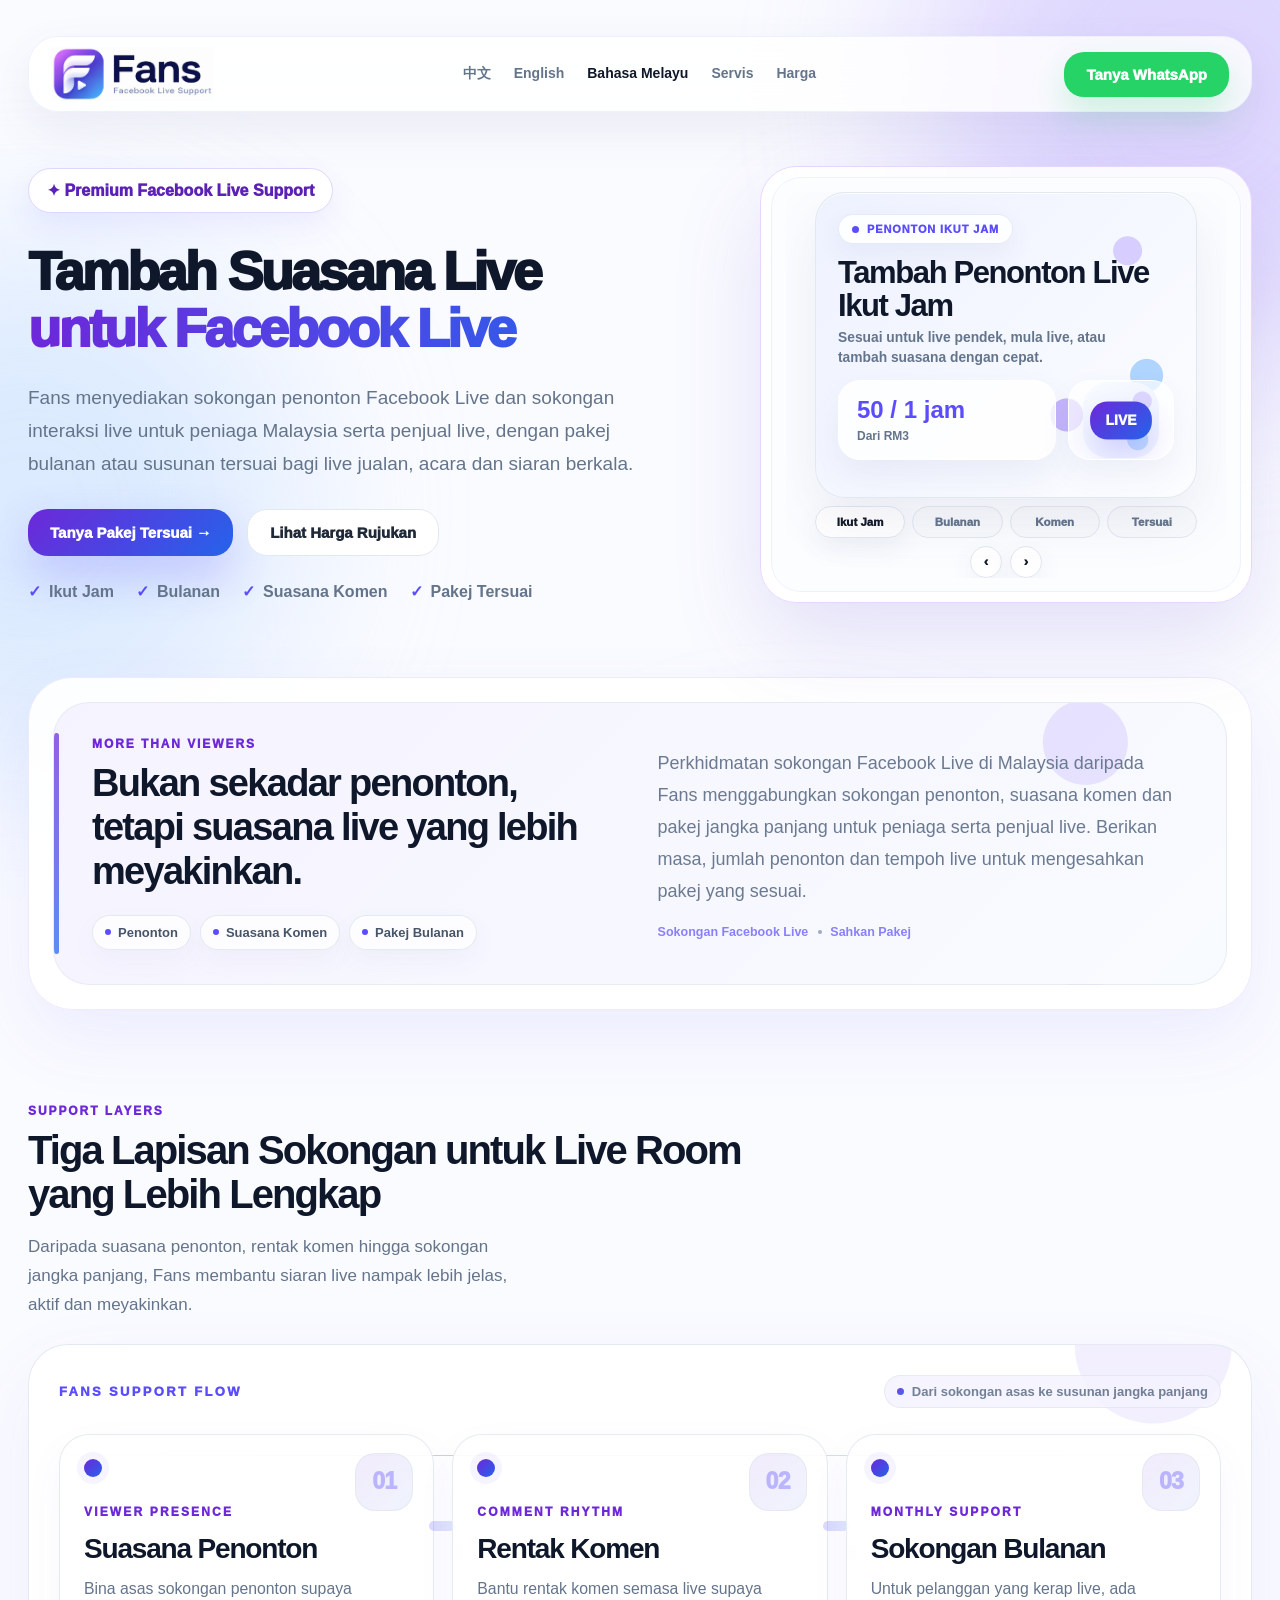
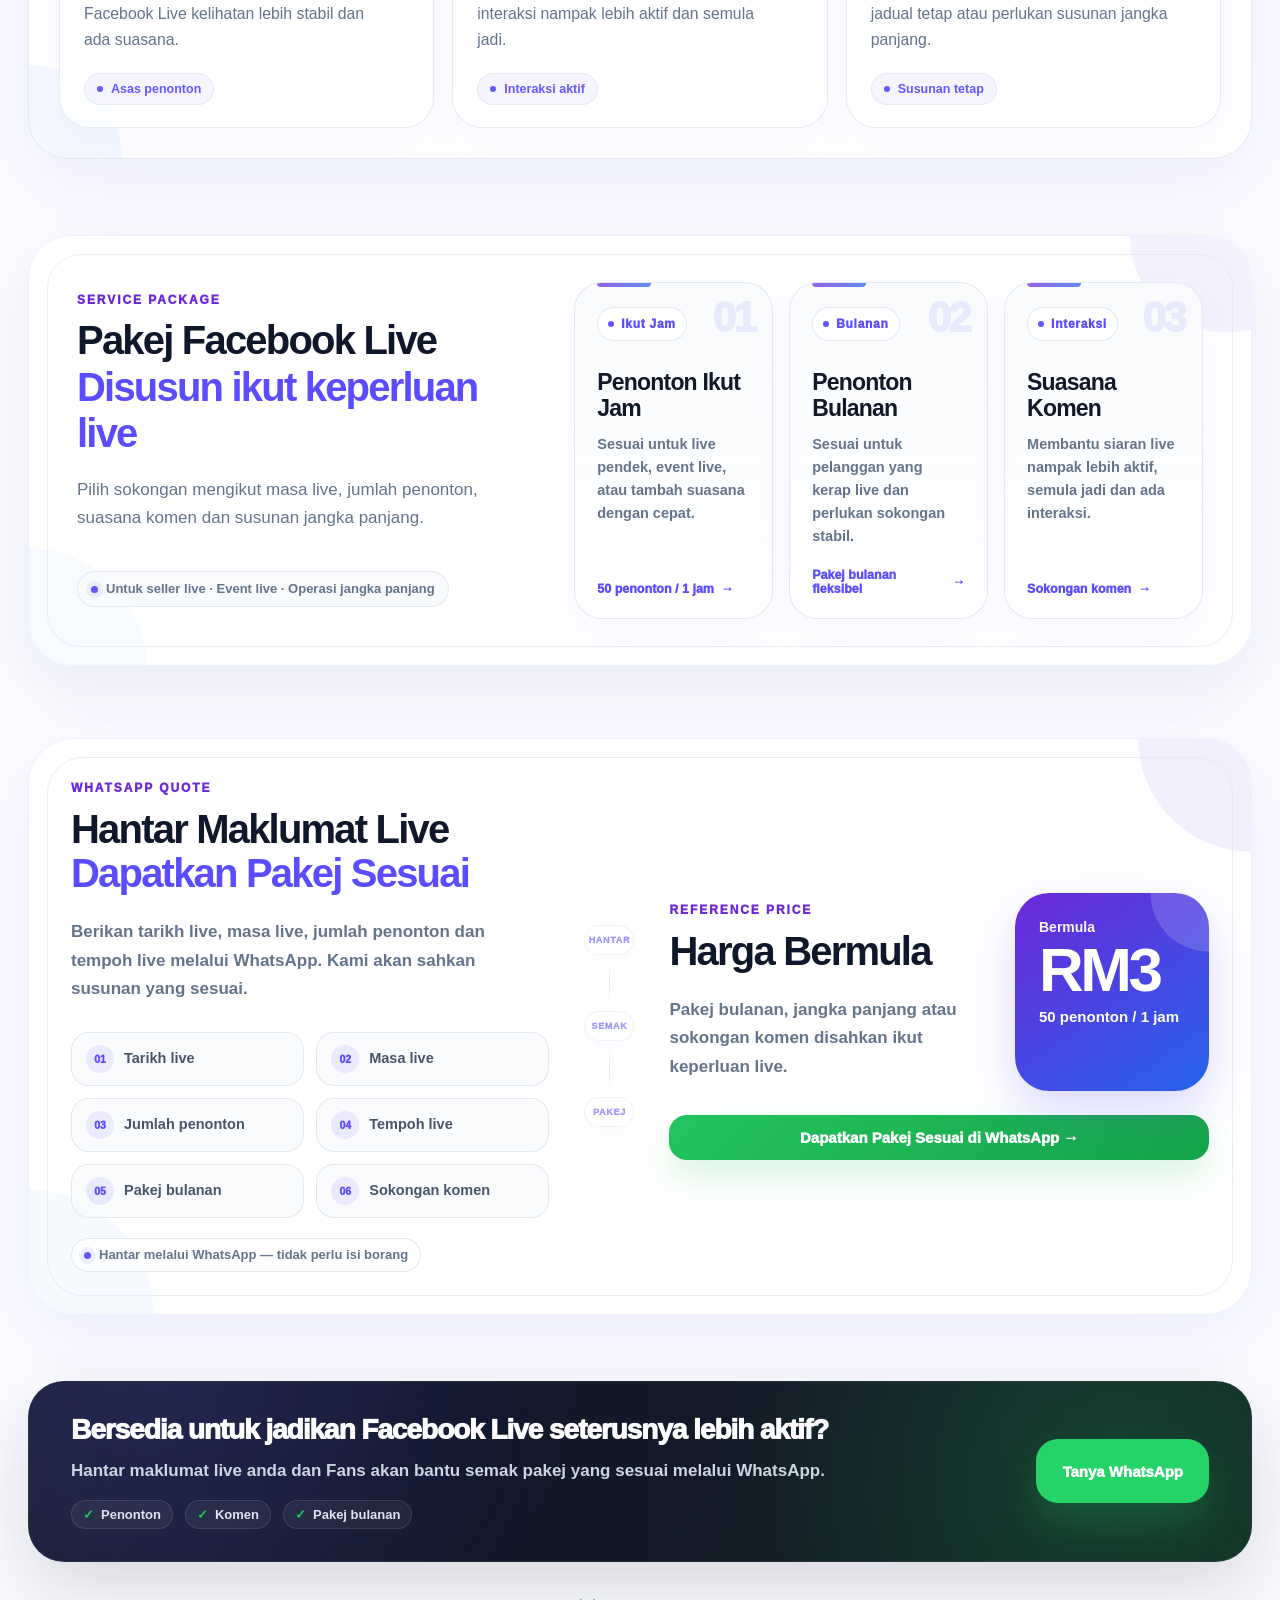
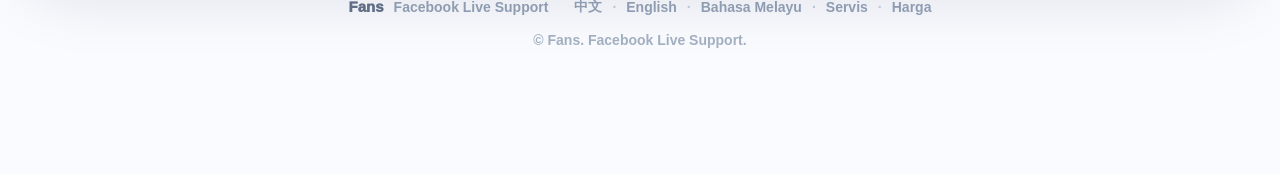
<file: bahasa.html>
<!doctype html>
<html lang="ms">
<head>
<meta charset="utf-8" />
<meta name="viewport" content="width=device-width, initial-scale=1" />
<title>Fans | Sokongan Penonton & Interaksi Facebook Live Malaysia</title>
  <!-- Favicon / Browser Tab Icon -->
<link rel="icon" href="favicon.ico" sizes="any">
<link rel="icon" type="image/png" sizes="32x32" href="favicon-32x32.png">
<link rel="icon" type="image/png" sizes="16x16" href="favicon-16x16.png">
<link rel="apple-touch-icon" sizes="180x180" href="apple-touch-icon.png">
<meta name="description" content="Fans menyediakan sokongan penonton dan interaksi Facebook Live di Malaysia untuk peniaga serta penjual live, termasuk pakej bulanan dan susunan tersuai.">
<link rel="canonical" href="https://fanslivesupport.github.io/fans-live-support/bahasa.html">
<link rel="alternate" hreflang="zh-Hans-MY" href="https://fanslivesupport.github.io/fans-live-support/">
<link rel="alternate" hreflang="en-MY" href="https://fanslivesupport.github.io/fans-live-support/english.html">
<link rel="alternate" hreflang="ms-MY" href="https://fanslivesupport.github.io/fans-live-support/bahasa.html">
<link rel="alternate" hreflang="x-default" href="https://fanslivesupport.github.io/fans-live-support/">
<script type="application/ld+json">
{
  "@context": "https://schema.org",
  "@graph": [
    {
      "@type": "Organization",
      "@id": "https://fanslivesupport.github.io/fans-live-support/#organization",
      "name": "Fans",
      "url": "https://fanslivesupport.github.io/fans-live-support/"
    },
    {
      "@type": "Service",
      "@id": "https://fanslivesupport.github.io/fans-live-support/bahasa.html#service",
      "name": "Sokongan Penonton & Interaksi Facebook Live Malaysia",
      "serviceType": "Sokongan penonton, interaksi, pakej bulanan dan susunan tersuai Facebook Live",
      "url": "https://fanslivesupport.github.io/fans-live-support/bahasa.html",
      "provider": { "@id": "https://fanslivesupport.github.io/fans-live-support/#organization" },
      "areaServed": { "@type": "Country", "name": "Malaysia" },
      "audience": { "@type": "Audience", "audienceType": "Peniaga Malaysia dan penjual live" },
      "description": "Fans menyediakan sokongan penonton dan interaksi Facebook Live untuk peniaga Malaysia serta penjual live, termasuk pakej bulanan dan susunan tersuai."
    }
  ]
}
</script>
<style>
:root{
  --bg:#fafbff;--ink:#0f172a;--muted:#64748b;--line:#e2e8f0;--soft:#f5f3ff;
  --violet:#5b4dff;--purple:#6d28d9;--blue:#2563eb;--wa:#25d366;
}
*{box-sizing:border-box}
html{scroll-behavior:smooth}
body{margin:0;background:var(--bg);color:var(--ink);font-family:Inter,Arial,'Noto Sans SC','Microsoft YaHei',sans-serif}
.bg{position:fixed;inset:0;z-index:-1;overflow:hidden}
.blob{position:absolute;border-radius:999px;filter:blur(86px);opacity:.52}
.b1{width:540px;height:540px;background:#c4b5fd;right:-180px;top:-180px}
.b2{width:520px;height:520px;background:#bfdbfe;left:-230px;top:250px}
.b3{width:430px;height:430px;background:#ddd6fe;right:260px;top:820px}
.wrap{max-width:1280px;margin:auto;padding:36px 28px 70px}
.nav{height:76px;border:1px solid #eef2ff;background:rgba(255,255,255,.82);border-radius:30px;display:flex;align-items:center;justify-content:space-between;padding:0 22px;box-shadow:0 18px 45px rgba(90,90,140,.09);backdrop-filter:blur(18px)}
.brand{display:flex;align-items:center;text-decoration:none;color:inherit}
.logo-img{height:54px;width:auto;display:block;object-fit:contain}
.navlinks{display:flex;gap:23px;font-weight:850;font-size:14px;color:var(--muted)}
.navlinks a{color:inherit;text-decoration:none}
.navlinks .active{color:var(--ink)}
.btn{border:0;border-radius:20px;padding:14px 22px;font-weight:950;font-size:15px;text-decoration:none;display:inline-flex;gap:9px;align-items:center;justify-content:center;transition:.2s}
.btn:hover{transform:translateY(-2px)}
.wa{background:var(--wa);color:white;box-shadow:0 16px 35px rgba(37,211,102,.22)}
.primary{background:linear-gradient(135deg,#6d28d9,#2563eb);color:white;box-shadow:0 20px 45px rgba(91,77,255,.24)}
.ghost{background:white;color:#1f2937;border:1px solid var(--line)}
.hero{display:grid;grid-template-columns:.95fr 1.05fr;gap:58px;align-items:start;padding:54px 0 74px}
.pill{display:inline-flex;padding:12px 18px;border-radius:999px;background:white;border:1px solid #ddd6fe;color:#5b21b6;font-weight:950;box-shadow:0 12px 30px rgba(91,77,255,.09);margin-bottom:30px}
h1{font-size:58px;line-height:1.06;letter-spacing:-.055em;margin:0;font-weight:950}
.grad{display:block;background:linear-gradient(90deg,#6d28d9,#4f46e5,#2563eb);-webkit-background-clip:text;color:transparent}
.lead{font-size:19px;line-height:1.68;color:var(--muted);max-width:570px;margin:24px 0 0}
.mobile-lead{display:none}
.actions{display:flex;gap:14px;margin-top:30px}
.ticks{display:flex;gap:22px;flex-wrap:wrap;margin-top:24px;color:var(--muted);font-weight:850}
.ticks span:before{content:'✓';color:var(--violet);margin-right:8px}
.panel{background:rgba(255,255,255,.86);border:1px solid #e9d5ff;border-radius:50px;padding:28px;box-shadow:0 35px 90px rgba(95,70,200,.15)}
.inner{border:1px solid #eef2ff;background:#fcfdff;border-radius:42px;padding:30px}
.systemtop{display:flex;align-items:start;justify-content:space-between;gap:20px}
.kicker{letter-spacing:.18em;font-size:13px;font-weight:950;color:#6d28d9;text-transform:uppercase}
.systemtop h2,.section h2,.lightconcept h2,.box h2,.service h2{font-size:40px;line-height:1.16;letter-spacing:-.04em;margin:10px 0 0}
.systemtop p{margin:7px 0 0;color:var(--muted);font-weight:700}
.status{background:#dcfce7;color:#15803d;border-radius:999px;padding:11px 18px;font-weight:950;white-space:nowrap}
.supportgrid{display:grid;grid-template-columns:1.08fr .92fr;gap:18px;margin-top:28px}
.livecard{border-radius:32px;background:linear-gradient(180deg,#ffffff 0%,#fbfcff 100%);border:1px solid #e2e8f0;padding:22px;box-shadow:0 18px 45px rgba(90,90,150,.08)}
.livevisual{height:132px;border-radius:28px;background:radial-gradient(circle at 78% 28%,#ddd6fe 0 12px,transparent 13px),radial-gradient(circle at 86% 62%,#bfdbfe 0 14px,transparent 15px),radial-gradient(circle at 62% 70%,#c4b5fd 0 14px,transparent 15px),linear-gradient(135deg,#eef2ff,#f8fbff);display:flex;align-items:center;padding:24px;position:relative;overflow:hidden}
.livevisual:after{content:"";position:absolute;inset:auto 18px 16px 18px;height:10px;border-radius:999px;background:rgba(91,77,255,.08)}
.livebadge{border-radius:20px;background:linear-gradient(135deg,#6d28d9,#2563eb);color:white;font-weight:950;padding:17px 21px;box-shadow:0 14px 28px rgba(91,77,255,.22);position:relative;z-index:2}
.live-meta{margin-top:18px;display:flex;align-items:center;justify-content:space-between;gap:12px}
.live-meta h3{font-size:23px;margin:0;letter-spacing:-.03em}
.live-meta p{margin:5px 0 0;color:var(--muted);font-weight:700;font-size:14px}
.live-pill{border-radius:999px;background:#ecfdf5;color:#15803d;font-size:13px;font-weight:950;padding:9px 12px;white-space:nowrap}
.live-steps{display:grid;gap:10px;margin-top:18px}
.live-step{display:flex;align-items:center;justify-content:space-between;gap:12px;padding:11px 12px;border-radius:16px;background:#f8fafc;border:1px solid #edf2f7;color:#475569;font-weight:850;font-size:13px}
.live-step b{color:#111827}.live-step span{color:#5b4dff}
.metrics{display:grid;gap:14px}
.metric{border-radius:26px;padding:18px;background:linear-gradient(135deg,#eef2ff,#f8fafc);border:1px solid #ffffff;box-shadow:0 14px 34px rgba(90,90,150,.07)}
.metric:nth-child(2){background:linear-gradient(135deg,#eff6ff,#f8fafc)}
.metric:nth-child(3){background:linear-gradient(135deg,#f5f3ff,#f8fafc)}
.metric div{color:var(--muted);font-weight:950;display:flex;align-items:center;gap:8px}
.metric div:before{content:"";width:8px;height:8px;border-radius:999px;background:#5b4dff;display:inline-block}
.metric strong{display:block;font-size:22px;margin-top:9px;color:var(--violet);line-height:1.2}
.metric small{display:block;color:#64748b;font-size:12px;font-weight:800;margin-top:7px}
.quote{margin-top:18px;background:linear-gradient(135deg,#111827,#1e1b4b);border-radius:30px;color:white;padding:23px 26px;display:flex;align-items:center;justify-content:space-between;gap:20px;box-shadow:0 20px 45px rgba(17,24,39,.14)}
.quote span{display:block;color:#cbd5e1;font-weight:950;margin-bottom:8px}
.quote b{font-size:25px}
.quote .qbtn{background:var(--wa);border-radius:20px;padding:14px 20px;font-weight:950;color:white;text-decoration:none;white-space:nowrap;box-shadow:0 14px 28px rgba(37,211,102,.20)}
.lightconcept{background:white;border:1px solid #ede9fe;border-radius:46px;padding:28px;margin:4px 0 84px;box-shadow:0 25px 65px rgba(91,77,255,.09)}
.conceptinner{border-radius:38px;background:#f5f3ff;padding:32px;display:grid;grid-template-columns:1fr 1fr;gap:60px}
.conceptinner p{font-size:19px;line-height:1.75;color:var(--muted);margin:0}
.section-head{display:flex;justify-content:space-between;align-items:end;gap:30px;margin-bottom:28px}
.section-head p{max-width:420px;color:var(--muted);line-height:1.65;font-size:17px}
.cards{display:grid;grid-template-columns:repeat(3,1fr);gap:24px}
.card{background:rgba(255,255,255,.88);border:1px solid #eef2ff;border-radius:38px;padding:34px;box-shadow:0 24px 60px rgba(90,90,150,.09)}
.icon{width:60px;height:60px;border-radius:20px;background:linear-gradient(135deg,#ede9fe,#dbeafe);display:grid;place-items:center;font-size:27px;margin-bottom:28px}
.card small{font-weight:950;color:#7c3aed;letter-spacing:.14em}
.card h3{font-size:28px;letter-spacing:-.03em;margin:12px 0 14px}
.card p{color:var(--muted);line-height:1.7;font-size:17px;margin:0}
.service{margin-top:76px;background:white;border:1px solid #eef2ff;border-radius:42px;padding:40px;box-shadow:0 24px 65px rgba(90,90,150,.09);display:grid;grid-template-columns:.9fr 1.1fr;gap:36px;align-items:center}
.service p{color:var(--muted);line-height:1.65;font-size:17px;max-width:420px}
.servicegrid{display:grid;grid-template-columns:repeat(3,1fr);gap:14px}
.svc{background:#f8fafc;border:1px solid #e2e8f0;border-radius:26px;padding:20px}
.svc b{display:block;font-size:19px;margin-bottom:10px}
.svc span{color:var(--muted);font-size:14px;font-weight:750;line-height:1.55}
.bottom{display:grid;grid-template-columns:.9fr 1.1fr;gap:24px;margin-top:78px}
.box{background:white;border:1px solid #eef2ff;border-radius:42px;padding:40px;box-shadow:0 24px 65px rgba(90,90,150,.09)}
.chips{display:grid;grid-template-columns:1fr 1fr;gap:12px;margin-top:30px}
.chip{background:#f8fafc;border:1px solid #e2e8f0;border-radius:16px;padding:14px 16px;font-weight:900;color:#475569}
.pricebox{display:flex;gap:28px;justify-content:space-between}
.pricecard{min-width:200px;border-radius:34px;background:linear-gradient(135deg,#6d28d9,#2563eb);color:white;padding:28px;box-shadow:0 20px 50px rgba(91,77,255,.24)}
.pricecard .rm{font-size:66px;font-weight:950;line-height:1}
.box p{color:var(--muted);line-height:1.7;font-size:17px;max-width:430px}
.finalcta{margin-top:66px;border-radius:36px;background:#111827;color:white;padding:28px 40px;display:flex;align-items:center;justify-content:space-between;box-shadow:0 20px 60px rgba(17,24,39,.16);gap:20px}
.finalcta h3{font-size:28px;margin:0 0 8px}.finalcta p{margin:0;color:#cbd5e1}
.footer{padding:34px 0 0;color:#94a3b8;text-align:center;font-size:14px}
@media(max-width:1100px){
  .nav{flex-wrap:wrap;height:auto;padding:12px 14px;border-radius:26px;gap:10px}
  .brand{flex:1 1 auto}.logo-img{height:42px}
  .nav > .btn{width:auto !important;flex:0 0 auto;padding:11px 15px;font-size:14px;border-radius:18px}
  .navlinks{display:flex !important;order:3;width:100%;margin-top:12px;gap:8px;padding:8px;border:1px solid #eef2ff;border-radius:22px;background:rgba(255,255,255,.78);box-shadow:0 12px 30px rgba(90,90,150,.08);overflow-x:auto;-webkit-overflow-scrolling:touch}
  .navlinks a[href="#services"],.navlinks a[href="#price"]{display:none}
  .navlinks a{flex:1;min-width:max-content;text-align:center;text-decoration:none;color:#64748b;font-weight:900;font-size:14px;padding:11px 10px;border-radius:16px;white-space:nowrap}
  .navlinks a.active{color:#111827;background:#ffffff;box-shadow:0 8px 20px rgba(90,90,150,.08)}
}
@media(max-width:980px){
  .wrap{padding:20px 16px 42px}
  .hero,.conceptinner,.service,.bottom{grid-template-columns:1fr}.cards{grid-template-columns:1fr}
  .hero{padding:30px 0 34px;gap:24px}.pill{font-size:15px;padding:10px 14px;margin-bottom:20px}
  h1{font-size:34px;line-height:1.08;letter-spacing:-.045em}
  .desktop-lead{display:none}.mobile-lead{display:block;font-size:16px;line-height:1.62;margin-top:20px}
  .actions{flex-direction:column;margin-top:24px;gap:12px}.btn{width:100%}
  .actions .btn{padding:14px 18px;border-radius:20px;font-size:16px}
  .ticks{font-size:15px;gap:12px 16px;margin-top:22px}
  .panel{margin-top:14px;border-radius:34px;padding:16px}.inner{padding:20px;border-radius:30px}
  .systemtop{display:block}.status{display:inline-block;margin-top:16px}
  .systemtop h2,.section h2,.lightconcept h2,.box h2,.service h2{font-size:30px}
  .systemtop p{font-size:15px;line-height:1.45}.supportgrid{grid-template-columns:1fr;gap:14px;margin-top:22px}
  .livevisual{height:96px;padding:20px;border-radius:24px}.livebadge{padding:14px 18px;border-radius:18px}
  .live-meta{display:block;margin-top:16px}.live-pill{display:inline-block;margin-top:10px}
  .live-steps{margin-top:14px}.live-step{font-size:12px;padding:10px 11px}
  .metric{padding:16px;border-radius:22px}.metric strong{font-size:19px}.metric small{font-size:11px}
  .quote,.finalcta,.pricebox{display:block}.quote{padding:20px;border-radius:26px}.quote .qbtn{display:block;margin-top:16px;text-align:center}
  .finalcta .btn{margin-top:20px}.section-head{display:block}.servicegrid{grid-template-columns:1fr}.pricecard{margin-top:24px}.chips{grid-template-columns:1fr}
}
@media(max-width:420px){.navlinks a{font-size:13px;padding:10px 8px}}

/* V5.6 clean compact square spotlight - rebuilt from stable V4.8 */
@media(min-width:981px){
  .hero{
    grid-template-columns:1.13fr .87fr;
    gap:44px;
    align-items:start;
  }
  .panel{
    max-width:540px;
    width:100%;
    margin-left:auto;
    border-radius:36px;
    padding:14px;
  }
  .inner{
    border-radius:30px;
    padding:20px;
  }
  .systemtop{
    gap:14px;
  }
  .systemtop h2{
    font-size:32px;
    line-height:1.12;
  }
  .systemtop p{
    font-size:13px;
    margin-top:7px;
  }
  .status{
    padding:9px 14px;
    font-size:14px;
  }
}
.supportgrid{
  display:block;
  margin-top:18px;
}
.square-spotlight{
  width:100%;
  display:flex;
  flex-direction:column;
  align-items:center;
  gap:13px;
  overflow:hidden;
}
.square-card-shell{
  width:min(326px,100%);
  aspect-ratio:1 / 1;
  position:relative;
  overflow:hidden;
  border-radius:28px;
  background:
    radial-gradient(circle at 84% 19%,rgba(196,181,253,.58) 0 12px,transparent 13px),
    radial-gradient(circle at 87% 61%,rgba(147,197,253,.68) 0 14px,transparent 15px),
    radial-gradient(circle at 67% 72%,rgba(167,139,250,.58) 0 14px,transparent 15px),
    linear-gradient(135deg,#eef2ff,#fbfdff);
  border:1px solid rgba(226,232,240,.95);
  box-shadow:0 18px 44px rgba(90,90,150,.09), inset 0 1px 0 rgba(255,255,255,.92);
}
.square-track{
  height:100%;
  display:flex;
  transition:transform .58s cubic-bezier(.22,.72,.22,1);
}
.square-slide{
  flex:0 0 100%;
  min-width:100%;
  max-width:100%;
  height:100%;
  padding:21px;
  display:flex;
  flex-direction:column;
}
.square-label{
  align-self:flex-start;
  display:inline-flex;
  align-items:center;
  gap:7px;
  padding:8px 11px;
  border-radius:999px;
  background:rgba(255,255,255,.84);
  border:1px solid rgba(226,232,240,.84);
  color:#5b4dff;
  font-size:10.5px;
  font-weight:950;
  letter-spacing:.08em;
  text-transform:uppercase;
  box-shadow:0 8px 20px rgba(90,90,150,.07);
  white-space:nowrap;
}
.square-label:before{
  content:"";
  width:7px;
  height:7px;
  border-radius:999px;
  background:#5b4dff;
}
.square-slide h3{
  margin:16px 0 8px;
  font-size:26px;
  line-height:1.08;
  letter-spacing:-.04em;
}
.square-slide p{
  margin:0;
  color:#64748b;
  line-height:1.46;
  font-size:13px;
  font-weight:750;
}
.square-mid{
  margin-top:16px;
  display:grid;
  grid-template-columns:1fr 94px;
  gap:10px;
  align-items:stretch;
}
.square-stat{
  min-width:0;
  border-radius:20px;
  padding:13px 14px;
  background:rgba(255,255,255,.80);
  border:1px solid rgba(255,255,255,.94);
  box-shadow:0 13px 28px rgba(90,90,150,.08);
  display:flex;
  flex-direction:column;
  justify-content:center;
}
.square-stat b{
  color:#5b4dff;
  font-size:21px;
  line-height:1.12;
  overflow-wrap:anywhere;
}
.square-stat span{
  color:#64748b;
  font-weight:900;
  font-size:11px;
  margin-top:6px;
}
.square-visual{
  min-width:0;
  border-radius:21px;
  background:rgba(255,255,255,.66);
  border:1px solid rgba(255,255,255,.95);
  box-shadow:0 12px 26px rgba(90,90,150,.07);
  display:grid;
  place-items:center;
  position:relative;
  overflow:hidden;
}
.square-visual:before{
  content:"";
  position:absolute;
  width:64px;
  height:64px;
  border-radius:22px;
  background:
    radial-gradient(circle at 78% 25%,#ddd6fe 0 8px,transparent 9px),
    radial-gradient(circle at 72% 76%,#bfdbfe 0 9px,transparent 10px),
    linear-gradient(135deg,#f8fbff,#eef2ff);
}
.square-live{
  position:relative;
  z-index:2;
  border-radius:15px;
  padding:10px 14px;
  background:linear-gradient(135deg,#6d28d9,#2563eb);
  color:white;
  font-weight:950;
  font-size:13px;
  box-shadow:0 12px 24px rgba(91,77,255,.22);
}
.square-cta{
  margin-top:auto;
  display:inline-flex;
  justify-content:center;
  align-items:center;
  min-height:42px;
  border-radius:16px;
  background:linear-gradient(135deg,#25d366,#16a34a);
  color:white;
  font-weight:950;
  font-size:14px;
  text-decoration:none;
  box-shadow:0 12px 24px rgba(37,211,102,.20);
}
.square-tabs{
  width:min(326px,100%);
  display:grid;
  grid-template-columns:repeat(4,minmax(0,1fr));
  gap:7px;
}
.square-tab{
  min-width:0;
  appearance:none;
  border:1px solid #e2e8f0;
  background:#f8fafc;
  color:#64748b;
  font-weight:950;
  border-radius:999px;
  padding:9px 5px;
  cursor:pointer;
  white-space:nowrap;
  font-size:11px;
}
.square-tab.active{
  color:#111827;
  background:#ffffff;
  box-shadow:0 8px 20px rgba(90,90,150,.08);
}
.square-arrows{
  width:min(326px,100%);
  display:flex;
  justify-content:center;
  gap:9px;
}
.square-arrow{
  width:34px;
  height:34px;
  border:1px solid #e2e8f0;
  background:#ffffff;
  border-radius:999px;
  color:#111827;
  font-weight:950;
  cursor:pointer;
  box-shadow:0 8px 20px rgba(90,90,150,.08);
}
@media(min-width:981px) and (max-width:1180px){
  .panel{
    max-width:510px;
  }
  .square-card-shell,
  .square-tabs,
  .square-arrows{
    width:min(308px,100%);
  }
}
@media(max-width:980px){
  body{
    overflow-x:hidden;
  }
  .wrap{
    max-width:100%;
    overflow-x:hidden;
  }
  .panel{
    width:100%;
    max-width:100%;
    padding:10px;
    border-radius:28px;
  }
  .inner{
    width:100%;
    max-width:100%;
    padding:15px;
    border-radius:24px;
    overflow:hidden;
  }
  .systemtop h2{
    font-size:28px;
  }
  .systemtop p{
    font-size:14px;
    margin-top:6px;
  }
  .status{
    margin-top:12px;
    padding:10px 15px;
  }
  .supportgrid{
    margin-top:15px;
  }
  .square-card-shell{
    width:100%;
    max-width:360px;
    aspect-ratio:1 / 1;
    border-radius:26px;
  }
  .square-slide{
    padding:19px;
  }
  .square-slide h3{
    font-size:25px;
    margin:15px 0 8px;
  }
  .square-slide p{
    font-size:13px;
    line-height:1.45;
  }
  .square-mid{
    grid-template-columns:1fr 92px;
    gap:10px;
    margin-top:15px;
  }
  .square-stat{
    padding:13px 14px;
  }
  .square-stat b{
    font-size:20px;
  }
  .square-visual{
    border-radius:20px;
  }
  .square-cta{
    min-height:42px;
    font-size:14px;
  }
  .square-tabs{
    width:100%;
    max-width:360px;
    grid-template-columns:repeat(4,minmax(0,1fr));
    gap:6px;
  }
  .square-tab{
    padding:9px 4px;
    font-size:11px;
  }
  .square-arrows{
    display:none;
  }
}
@media(max-width:390px){
  .square-card-shell{
    max-width:340px;
    aspect-ratio:1 / 1.04;
  }
  .square-slide{
    padding:17px;
  }
  .square-slide h3{
    font-size:23px;
  }
  .square-mid{
    grid-template-columns:1fr 82px;
  }
  .square-stat b{
    font-size:19px;
  }
  .square-tab{
    font-size:10.5px;
  }
}


/* V5.7 mobile edge fix - prevent right-side clipping */
html, body{
  max-width:100%;
  overflow-x:hidden;
}
img, svg, video, canvas{
  max-width:100%;
}
@media(max-width:980px){
  .wrap{
    width:100%;
    max-width:100%;
    padding-left:14px;
    padding-right:14px;
    overflow-x:hidden;
  }
  .nav,
  .hero,
  .panel,
  .inner,
  .lightconcept,
  .service,
  .bottom,
  .box,
  .finalcta{
    width:100%;
    max-width:100%;
    min-width:0;
  }
  .hero{
    grid-template-columns:1fr;
    overflow:hidden;
  }
  .hero > *,
  .panel *,
  .inner *,
  .square-spotlight *,
  .actions *,
  .ticks *{
    min-width:0;
  }
  h1{
    max-width:100%;
    overflow-wrap:anywhere;
    word-break:normal;
  }
  .lead{
    max-width:100%;
    overflow-wrap:anywhere;
  }
  .actions{
    width:100%;
  }
  .actions .btn{
    max-width:100%;
    white-space:normal;
    text-align:center;
  }
  .ticks{
    max-width:100%;
  }
  .square-spotlight{
    max-width:100%;
    overflow:hidden;
  }
  .square-card-shell{
    width:100%;
    max-width:330px;
    margin-left:auto;
    margin-right:auto;
  }
  .square-tabs{
    width:100%;
    max-width:330px;
    margin-left:auto;
    margin-right:auto;
  }
}
@media(max-width:430px){
  .wrap{
    padding-left:12px;
    padding-right:12px;
  }
  h1{
    font-size:32px;
  }
  .lead{
    font-size:15.5px;
    line-height:1.58;
  }
  .nav{
    padding-left:10px;
    padding-right:10px;
  }
  .logo-img{
    max-width:210px;
  }
  .nav > .btn{
    max-width:44%;
    white-space:nowrap;
  }
  .square-card-shell,
  .square-tabs{
    max-width:318px;
  }
}


/* V5.8 dashboard tight-frame final adjustment only */
@media(min-width:981px){
  .hero{grid-template-columns:1.16fr .84fr;gap:42px}
  .panel{max-width:500px;padding:10px;border-radius:32px}
  .inner{padding:16px 16px 14px;border-radius:26px}
  .systemtop{gap:10px}
  .systemtop h2{font-size:31px;line-height:1.1}
  .systemtop p{font-size:13px;margin-top:5px}
  .kicker{font-size:12px;letter-spacing:.16em}
  .status{padding:8px 13px;font-size:13px}
  .supportgrid{margin-top:12px}
  .square-card-shell{width:min(356px,100%);border-radius:26px}
  .square-tabs,.square-arrows{width:min(356px,100%)}
  .square-spotlight{gap:10px}
  .square-slide{padding:20px}
  .square-slide h3{font-size:26px;margin:14px 0 7px}
  .square-slide p{font-size:13px;line-height:1.42}
  .square-mid{margin-top:14px;grid-template-columns:1fr 96px;gap:10px}
  .square-stat{padding:12px 13px}
  .square-stat b{font-size:21px}
  .square-cta{min-height:40px;font-size:13.5px}
  .square-tab{padding:8px 5px;font-size:10.8px}
  .square-arrow{width:32px;height:32px}
}
@media(min-width:981px) and (max-width:1180px){
  .panel{max-width:480px}
  .square-card-shell,.square-tabs,.square-arrows{width:min(340px,100%)}
}
@media(max-width:980px){
  .panel{padding:9px}
  .inner{padding:14px}
  .supportgrid{margin-top:14px}
  .square-spotlight{gap:10px}
  .square-card-shell{max-width:336px}
  .square-tabs{max-width:336px}
}
@media(max-width:430px){
  .wrap{padding-left:12px;padding-right:12px}
  .panel{padding:8px}
  .inner{padding:13px}
  .square-card-shell,.square-tabs{max-width:316px}
}


/* V5.10 title-stable hero balance - no new structure */
@media(min-width:981px){
  .hero{
    grid-template-columns:1.02fr .98fr;
    gap:38px;
    align-items:start;
  }

  /* Keep desktop headline stable; avoid V5.9 oversized wrapping */
  h1{
    font-size:56px;
    line-height:1.04;
    letter-spacing:-.052em;
  }

  .lead{
    max-width:610px;
  }

  .panel{
    max-width:520px;
    padding:11px;
    border-radius:34px;
  }

  .inner{
    padding:17px 17px 15px;
    border-radius:28px;
  }

  .systemtop h2{
    font-size:32px;
  }

  .supportgrid{
    margin-top:12px;
  }

  .square-card-shell{
    width:min(366px,100%);
  }

  .square-tabs,
  .square-arrows{
    width:min(366px,100%);
  }

  .square-slide{
    padding:21px;
  }

  .square-slide h3{
    font-size:27px;
  }

  .square-mid{
    grid-template-columns:1fr 100px;
  }
}

@media(min-width:981px) and (max-width:1180px){
  .hero{
    grid-template-columns:1fr .96fr;
    gap:34px;
  }

  h1{
    font-size:52px;
  }

  .panel{
    max-width:500px;
  }

  .square-card-shell,
  .square-tabs,
  .square-arrows{
    width:min(348px,100%);
  }
}

/* Keep current stable mobile behavior */
@media(max-width:980px){
  .hero{
    grid-template-columns:1fr;
  }
}


/* V6.1 Minimal Dashboard Carousel - clean right visual only */
@media(min-width:981px){
  .hero{
    grid-template-columns:1.04fr .96fr;
    gap:40px;
    align-items:center;
  }

  h1{
    font-size:56px;
    line-height:1.04;
    letter-spacing:-.052em;
  }

  .panel{
    max-width:500px;
    padding:12px;
    border-radius:36px;
  }

  .inner{
    padding:16px;
    border-radius:30px;
  }
}

.min-carousel{
  width:100%;
  display:flex;
  flex-direction:column;
  align-items:center;
  gap:12px;
  overflow:hidden;
}

.min-card{
  width:min(390px,100%);
  aspect-ratio:1 / 1;
  position:relative;
  overflow:hidden;
  border-radius:30px;
  border:1px solid rgba(226,232,240,.95);
  background:
    radial-gradient(circle at 82% 19%,rgba(196,181,253,.62) 0 14px,transparent 15px),
    radial-gradient(circle at 87% 60%,rgba(147,197,253,.72) 0 16px,transparent 17px),
    radial-gradient(circle at 66% 73%,rgba(167,139,250,.62) 0 16px,transparent 17px),
    linear-gradient(135deg,#eef2ff 0%,#fbfdff 100%);
  box-shadow:0 22px 56px rgba(90,90,150,.10), inset 0 1px 0 rgba(255,255,255,.92);
}

.min-track{
  height:100%;
  display:flex;
  transition:transform .58s cubic-bezier(.22,.72,.22,1);
}

.min-slide{
  flex:0 0 100%;
  min-width:100%;
  max-width:100%;
  height:100%;
  padding:28px;
  display:flex;
  flex-direction:column;
}

.min-label{
  align-self:flex-start;
  display:inline-flex;
  align-items:center;
  gap:8px;
  padding:9px 13px;
  border-radius:999px;
  background:rgba(255,255,255,.86);
  border:1px solid rgba(226,232,240,.86);
  color:#5b4dff;
  font-size:11px;
  font-weight:950;
  letter-spacing:.08em;
  text-transform:uppercase;
  box-shadow:0 10px 24px rgba(90,90,150,.07);
  white-space:nowrap;
}

.min-label:before{
  content:"";
  width:7px;
  height:7px;
  border-radius:999px;
  background:#5b4dff;
}

.min-slide h3{
  margin:22px 0 10px;
  color:#0f172a;
  font-size:31px;
  line-height:1.08;
  letter-spacing:-.045em;
}

.min-slide p{
  margin:0;
  max-width:310px;
  color:#64748b;
  font-size:14px;
  line-height:1.58;
  font-weight:760;
}

.min-body{
  margin-top:24px;
  display:grid;
  grid-template-columns:1fr 112px;
  gap:14px;
  align-items:stretch;
}

.min-stat{
  border-radius:24px;
  padding:17px 18px;
  background:rgba(255,255,255,.82);
  border:1px solid rgba(255,255,255,.95);
  box-shadow:0 16px 34px rgba(90,90,150,.08);
  display:flex;
  flex-direction:column;
  justify-content:center;
  min-width:0;
}

.min-stat b{
  color:#5b4dff;
  font-size:25px;
  line-height:1.12;
  overflow-wrap:anywhere;
}

.min-stat span{
  color:#64748b;
  font-weight:900;
  font-size:12px;
  margin-top:7px;
}

.min-visual{
  border-radius:24px;
  background:rgba(255,255,255,.68);
  border:1px solid rgba(255,255,255,.95);
  box-shadow:0 14px 30px rgba(90,90,150,.07);
  display:grid;
  place-items:center;
  position:relative;
  overflow:hidden;
}

.min-visual:before{
  content:"";
  position:absolute;
  width:76px;
  height:76px;
  border-radius:26px;
  background:
    radial-gradient(circle at 78% 25%,#ddd6fe 0 9px,transparent 10px),
    radial-gradient(circle at 72% 76%,#bfdbfe 0 10px,transparent 11px),
    linear-gradient(135deg,#f8fbff,#eef2ff);
}

.min-live{
  position:relative;
  z-index:2;
  border-radius:17px;
  padding:12px 16px;
  background:linear-gradient(135deg,#6d28d9,#2563eb);
  color:white;
  font-weight:950;
  font-size:14px;
  box-shadow:0 14px 28px rgba(91,77,255,.22);
}

.min-cta{
  margin-top:auto;
  display:inline-flex;
  justify-content:center;
  align-items:center;
  min-height:46px;
  border-radius:18px;
  background:linear-gradient(135deg,#25d366,#16a34a);
  color:white;
  font-size:15px;
  font-weight:950;
  text-decoration:none;
  box-shadow:0 14px 28px rgba(37,211,102,.20);
}

.min-tabs{
  width:min(390px,100%);
  display:grid;
  grid-template-columns:repeat(4,minmax(0,1fr));
  gap:8px;
}

.min-tab{
  min-width:0;
  appearance:none;
  border:1px solid #e2e8f0;
  background:#f8fafc;
  color:#64748b;
  font-weight:950;
  border-radius:999px;
  padding:10px 6px;
  cursor:pointer;
  white-space:nowrap;
  font-size:12px;
}

.min-tab.active{
  color:#111827;
  background:#ffffff;
  box-shadow:0 10px 24px rgba(90,90,150,.08);
}

.min-arrows{
  width:min(390px,100%);
  display:flex;
  justify-content:center;
  gap:10px;
}

.min-arrow{
  width:35px;
  height:35px;
  border:1px solid #e2e8f0;
  background:#ffffff;
  border-radius:999px;
  color:#111827;
  font-weight:950;
  cursor:pointer;
  box-shadow:0 10px 24px rgba(90,90,150,.08);
}

@media(min-width:981px) and (max-width:1180px){
  .panel{
    max-width:480px;
  }
  .min-card,
  .min-tabs,
  .min-arrows{
    width:min(365px,100%);
  }
}

@media(max-width:980px){
  .panel{
    padding:10px;
    border-radius:28px;
  }

  .inner{
    padding:14px;
    border-radius:24px;
  }

  .min-carousel{
    gap:10px;
  }

  .min-card{
    width:100%;
    max-width:340px;
    aspect-ratio:1 / 1;
    border-radius:26px;
  }

  .min-slide{
    padding:20px;
  }

  .min-slide h3{
    font-size:26px;
    margin:17px 0 8px;
  }

  .min-slide p{
    font-size:13px;
    line-height:1.46;
  }

  .min-body{
    margin-top:16px;
    grid-template-columns:1fr 92px;
    gap:10px;
  }

  .min-stat{
    padding:13px 14px;
    border-radius:20px;
  }

  .min-stat b{
    font-size:20px;
  }

  .min-visual{
    border-radius:20px;
  }

  .min-cta{
    min-height:42px;
    font-size:14px;
  }

  .min-tabs{
    width:100%;
    max-width:340px;
    gap:6px;
  }

  .min-tab{
    padding:9px 4px;
    font-size:11px;
  }

  .min-arrows{
    display:none;
  }
}

@media(max-width:430px){
  .min-card,
  .min-tabs{
    max-width:318px;
  }

  .min-slide{
    padding:18px;
  }

  .min-slide h3{
    font-size:24px;
  }

  .min-body{
    grid-template-columns:1fr 84px;
  }

  .min-stat b{
    font-size:19px;
  }

  .min-tab{
    font-size:10.5px;
  }
}


/* V6.3 trilingual hero layout unification */
@media(min-width:981px){
  .hero{
    grid-template-columns:1.04fr .96fr;
    gap:40px;
    align-items:center;
  }

  h1{
    font-size:56px;
    line-height:1.04;
    letter-spacing:-.052em;
    max-width:680px;
  }

  .lead.desktop-lead{
    min-height:92px;
    max-width:620px;
  }

  .actions{
    margin-top:22px;
  }

  .ticks{
    margin-top:22px;
  }

  .panel{
    max-width:500px;
  }

  .inner{
    padding:16px;
  }

  .min-card{
    width:min(400px,100%);
  }

  .min-tabs,
  .min-arrows{
    width:min(400px,100%);
  }

  .min-slide{
    padding:22px;
  }

  .min-label{
    font-size:10.8px;
    padding:8px 12px;
  }

  .min-slide h3{
    font-size:29px;
    line-height:1.06;
    min-height:62px;
    margin:16px 0 6px;
    letter-spacing:-.04em;
  }

  .min-slide p{
    font-size:13.4px;
    line-height:1.48;
    min-height:42px;
    max-width:320px;
  }

  .min-body{
    margin-top:12px;
    grid-template-columns:minmax(0,1fr) 104px;
    gap:12px;
  }

  .min-stat{
    padding:13px 15px;
    border-radius:22px;
  }

  .min-stat b{
    font-size:23px;
    line-height:1.12;
  }

  .min-stat span{
    font-size:11.5px;
    margin-top:6px;
  }

  .min-visual{
    border-radius:22px;
  }

  .min-live{
    font-size:13.5px;
    padding:11px 15px;
  }

  .min-cta{
    min-height:42px;
    font-size:14.5px;
    margin-top:auto;
  }

  .min-tab{
    font-size:11.5px;
    padding:9px 5px;
  }
}

@media(min-width:981px) and (max-width:1180px){
  h1{
    font-size:52px;
  }

  .lead.desktop-lead{
    min-height:96px;
  }

  .min-card,
  .min-tabs,
  .min-arrows{
    width:min(380px,100%);
  }

  .min-slide h3{
    font-size:27px;
  }

  .min-stat b{
    font-size:21px;
  }
}

@media(max-width:980px){
  .lead.desktop-lead{
    min-height:0;
  }

  .min-slide h3{
    min-height:auto;
  }

  .min-slide p{
    min-height:auto;
  }
}


/* V6.4 left-side breathing unification only */
@media(min-width:981px){
  /* Slightly reduce headline pressure across all three languages */
  h1{
    font-size:54px;
    line-height:1.055;
    letter-spacing:-.05em;
    max-width:680px;
  }

  /* Add breathing room between title and description */
  .lead.desktop-lead{
    margin-top:24px;
    line-height:1.75;
    min-height:96px;
    max-width:630px;
  }

  /* Move CTA group slightly lower for a calmer hero rhythm */
  .actions{
    margin-top:28px;
  }

  /* Keep selling points clear but less compressed */
  .ticks{
    margin-top:26px;
    row-gap:12px;
  }
}

@media(min-width:981px) and (max-width:1180px){
  h1{
    font-size:50px;
    line-height:1.06;
  }

  .lead.desktop-lead{
    margin-top:22px;
    line-height:1.72;
    min-height:100px;
  }

  .actions{
    margin-top:26px;
  }

  .ticks{
    margin-top:24px;
  }
}

/* Keep mobile stable; only a very small readability improvement */
@media(max-width:980px){
  .lead{
    line-height:1.68;
  }
}


/* V6.5 second-screen brand value card refinement */
.lightconcept{
  background:rgba(255,255,255,.92);
  border:1px solid #ede9fe;
  border-radius:44px;
  padding:24px;
  margin:0 0 84px;
  box-shadow:0 28px 70px rgba(91,77,255,.085);
}

.conceptinner{
  position:relative;
  overflow:hidden;
  border-radius:36px;
  background:
    radial-gradient(circle at 88% 14%,rgba(196,181,253,.34) 0 42px,transparent 43px),
    linear-gradient(135deg,#f5f3ff 0%,#f8fbff 100%);
  border:1px solid rgba(226,232,240,.78);
  padding:34px 38px;
  display:grid;
  grid-template-columns:.98fr 1.02fr;
  gap:56px;
  align-items:center;
}

.conceptinner:before{
  content:"";
  position:absolute;
  left:0;
  top:30px;
  bottom:30px;
  width:5px;
  border-radius:999px;
  background:linear-gradient(180deg,#6d28d9,#2563eb);
  opacity:.72;
}

.conceptmain,
.concepttext{
  position:relative;
  z-index:2;
}

.lightconcept h2{
  font-size:38px;
  line-height:1.16;
  letter-spacing:-.045em;
  margin:10px 0 0;
}

.concepttext p{
  font-size:18px;
  line-height:1.78;
  color:var(--muted);
  margin:0;
}

.conceptchips{
  display:flex;
  flex-wrap:wrap;
  gap:9px;
  margin-top:22px;
}

.conceptchips span{
  display:inline-flex;
  align-items:center;
  gap:7px;
  padding:9px 12px;
  border-radius:999px;
  background:rgba(255,255,255,.78);
  border:1px solid rgba(226,232,240,.9);
  color:#475569;
  font-size:13px;
  font-weight:900;
  box-shadow:0 10px 24px rgba(90,90,150,.05);
}

.conceptchips span:before{
  content:"";
  width:6px;
  height:6px;
  border-radius:999px;
  background:#5b4dff;
}

.conceptmini{
  margin-top:20px;
  display:flex;
  align-items:center;
  gap:10px;
  flex-wrap:wrap;
  color:#5b4dff;
  font-size:13px;
  font-weight:950;
}

.conceptmini span{
  display:inline-flex;
  align-items:center;
  gap:8px;
}

.conceptmini span + span:before{
  content:"";
  width:4px;
  height:4px;
  border-radius:999px;
  background:#94a3b8;
}

@media(max-width:980px){
  .lightconcept{
    padding:16px;
    border-radius:32px;
    margin:0 0 54px;
  }

  .conceptinner{
    grid-template-columns:1fr;
    gap:22px;
    padding:24px 22px;
    border-radius:28px;
  }

  .conceptinner:before{
    top:22px;
    bottom:auto;
    left:22px;
    right:22px;
    width:auto;
    height:4px;
  }

  .lightconcept h2{
    font-size:29px;
    line-height:1.18;
  }

  .concepttext p{
    font-size:16px;
    line-height:1.68;
  }

  .conceptchips{
    margin-top:18px;
  }

  .conceptchips span{
    font-size:12.5px;
    padding:8px 10px;
  }
}


/* V6.6 mobile-only second-screen brand card tightening */
@media(max-width:980px){
  /* Keep the desktop value card unchanged; only make mobile calmer */
  .lightconcept{
    padding:14px;
    border-radius:30px;
    margin:0 0 48px;
    box-shadow:0 22px 54px rgba(91,77,255,.07);
  }

  .conceptinner{
    padding:23px 20px 24px;
    border-radius:26px;
    background:
      radial-gradient(circle at 88% 12%,rgba(196,181,253,.20) 0 28px,transparent 29px),
      linear-gradient(135deg,#f7f5ff 0%,#fbfdff 100%);
  }

  /* Change the strong mobile top line into a short, quiet accent */
  .conceptinner:before{
    top:22px;
    left:20px;
    right:auto;
    width:86px;
    height:3px;
    opacity:.58;
    border-radius:999px;
  }

  .lightconcept .kicker{
    font-size:11px;
    letter-spacing:.18em;
    margin-top:8px;
  }

  .lightconcept h2{
    font-size:25px;
    line-height:1.18;
    letter-spacing:-.035em;
    margin-top:12px;
  }

  .conceptchips{
    margin-top:16px;
    gap:8px;
  }

  .conceptchips span{
    font-size:12px;
    padding:7px 10px;
    box-shadow:0 8px 18px rgba(90,90,150,.045);
  }

  .concepttext p{
    font-size:15px;
    line-height:1.62;
  }

  .conceptmini{
    margin-top:16px;
    font-size:12.5px;
    color:rgba(91,77,255,.84);
  }
}

@media(max-width:430px){
  .lightconcept{
    padding:12px;
    border-radius:28px;
    margin-bottom:44px;
  }

  .conceptinner{
    padding:22px 18px 22px;
    border-radius:24px;
  }

  .conceptinner:before{
    left:18px;
    width:78px;
    opacity:.52;
  }

  .lightconcept h2{
    font-size:24px;
  }

  .concepttext p{
    font-size:14.5px;
    line-height:1.58;
  }

  .conceptmini{
    font-size:12px;
  }
}


/* V6.7 final lock-in: second-screen brand value card only */
.conceptmini{
  font-size:12.5px;
  font-weight:850;
  color:rgba(91,77,255,.78);
}

.concepttext p{
  color:#6b7a90;
}

/* Keep desktop almost unchanged; only make the final auxiliary line quieter */
@media(min-width:981px){
  .conceptmini{
    margin-top:18px;
    opacity:.9;
  }
}

/* Mobile final tightening: lighter, calmer, no second-hero feeling */
@media(max-width:980px){
  .conceptinner{
    background:
      radial-gradient(circle at 88% 12%,rgba(196,181,253,.16) 0 24px,transparent 25px),
      linear-gradient(135deg,#f8f6ff 0%,#fbfdff 100%);
  }

  .conceptinner:before{
    width:72px;
    height:3px;
    opacity:.46;
  }

  .lightconcept h2{
    font-size:23.5px;
    line-height:1.18;
    letter-spacing:-.032em;
  }

  .concepttext p{
    font-size:14.5px;
    line-height:1.58;
    color:#738196;
  }

  .conceptmini{
    font-size:11.8px;
    line-height:1.45;
    font-weight:800;
    color:rgba(91,77,255,.72);
    margin-top:14px;
  }

  .conceptchips span{
    font-weight:850;
  }
}

@media(max-width:430px){
  .lightconcept h2{
    font-size:23px;
  }

  .concepttext p{
    font-size:14.2px;
    line-height:1.56;
  }

  .conceptmini{
    font-size:11.6px;
  }
}


/* V6.8 Support Layers refinement only */
#services.section{
  padding-top:6px;
}

#services .sectionhead{
  align-items:flex-end;
  gap:42px;
  margin-bottom:34px;
}

#services .sectionhead h2{
  max-width:720px;
  line-height:1.12;
  letter-spacing:-.045em;
}

#services .sectionhead p{
  max-width:500px;
  font-size:17px;
  line-height:1.7;
}

.cards{
  gap:24px;
}

.servicecard{
  position:relative;
  overflow:hidden;
  min-height:300px;
  padding:34px 32px 30px;
  border:1px solid rgba(226,232,240,.86);
  background:
    radial-gradient(circle at 88% 8%,rgba(196,181,253,.15) 0 42px,transparent 43px),
    linear-gradient(180deg,rgba(255,255,255,.96),rgba(255,255,255,.90));
  box-shadow:0 24px 64px rgba(91,77,255,.065);
}

.servicecard:before{
  content:attr(data-layer);
  position:absolute;
  right:28px;
  top:24px;
  font-size:42px;
  line-height:1;
  font-weight:950;
  letter-spacing:-.06em;
  color:rgba(91,77,255,.08);
}

.servicecard:after{
  content:"";
  position:absolute;
  left:32px;
  right:32px;
  top:0;
  height:3px;
  background:linear-gradient(90deg,#6d28d9,#2563eb);
  opacity:.62;
  transform:scaleX(.22);
  transform-origin:left;
  border-radius:999px;
}

.servicecard .ico{
  width:54px;
  height:54px;
  border-radius:18px;
  display:flex;
  align-items:center;
  justify-content:center;
  margin-bottom:28px;
  background:
    linear-gradient(135deg,rgba(109,40,217,.12),rgba(37,99,235,.10));
  border:1px solid rgba(226,232,240,.82);
  box-shadow:0 12px 28px rgba(91,77,255,.08);
  font-size:0;
}

.servicecard .ico:before{
  content:"";
  width:22px;
  height:22px;
  display:block;
  background:linear-gradient(135deg,#6d28d9,#2563eb);
  opacity:.72;
  -webkit-mask-size:contain;
  -webkit-mask-repeat:no-repeat;
  -webkit-mask-position:center;
  mask-size:contain;
  mask-repeat:no-repeat;
  mask-position:center;
}

.servicecard:nth-child(1) .ico:before{
  -webkit-mask-image:url("data:image/svg+xml,%3Csvg width='24' height='24' viewBox='0 0 24 24' xmlns='http://www.w3.org/2000/svg'%3E%3Cpath fill='black' d='M16 11c1.66 0 3-1.34 3-3s-1.34-3-3-3s-3 1.34-3 3s1.34 3 3 3Zm-8 0c1.66 0 3-1.34 3-3S9.66 5 8 5S5 6.34 5 8s1.34 3 3 3Zm0 2c-2.33 0-7 1.17-7 3.5V19h14v-2.5C15 14.17 10.33 13 8 13Zm8 0c-.29 0-.62.02-.97.05c1.16.84 1.97 1.96 1.97 3.45V19h6v-2.5c0-2.33-4.67-3.5-7-3.5Z'/%3E%3C/svg%3E");
  mask-image:url("data:image/svg+xml,%3Csvg width='24' height='24' viewBox='0 0 24 24' xmlns='http://www.w3.org/2000/svg'%3E%3Cpath fill='black' d='M16 11c1.66 0 3-1.34 3-3s-1.34-3-3-3s-3 1.34-3 3s1.34 3 3 3Zm-8 0c1.66 0 3-1.34 3-3S9.66 5 8 5S5 6.34 5 8s1.34 3 3 3Zm0 2c-2.33 0-7 1.17-7 3.5V19h14v-2.5C15 14.17 10.33 13 8 13Zm8 0c-.29 0-.62.02-.97.05c1.16.84 1.97 1.96 1.97 3.45V19h6v-2.5c0-2.33-4.67-3.5-7-3.5Z'/%3E%3C/svg%3E");
}

.servicecard:nth-child(2) .ico:before{
  -webkit-mask-image:url("data:image/svg+xml,%3Csvg width='24' height='24' viewBox='0 0 24 24' xmlns='http://www.w3.org/2000/svg'%3E%3Cpath fill='black' d='M4 4h16c1.1 0 2 .9 2 2v9c0 1.1-.9 2-2 2H8l-5 4v-4H4c-1.1 0-2-.9-2-2V6c0-1.1.9-2 2-2Zm2 5h12V7H6v2Zm0 4h8v-2H6v2Z'/%3E%3C/svg%3E");
  mask-image:url("data:image/svg+xml,%3Csvg width='24' height='24' viewBox='0 0 24 24' xmlns='http://www.w3.org/2000/svg'%3E%3Cpath fill='black' d='M4 4h16c1.1 0 2 .9 2 2v9c0 1.1-.9 2-2 2H8l-5 4v-4H4c-1.1 0-2-.9-2-2V6c0-1.1.9-2 2-2Zm2 5h12V7H6v2Zm0 4h8v-2H6v2Z'/%3E%3C/svg%3E");
}

.servicecard:nth-child(3) .ico:before{
  -webkit-mask-image:url("data:image/svg+xml,%3Csvg width='24' height='24' viewBox='0 0 24 24' xmlns='http://www.w3.org/2000/svg'%3E%3Cpath fill='black' d='M21 7.5 12 2 3 7.5v9L12 22l9-5.5v-9ZM12 4.3l5.9 3.6L12 11.5 6.1 7.9 12 4.3Zm-7 5.4 6 3.7v5.9l-6-3.7V9.7Zm8 9.6v-5.9l6-3.7v5.9l-6 3.7Z'/%3E%3C/svg%3E");
  mask-image:url("data:image/svg+xml,%3Csvg width='24' height='24' viewBox='0 0 24 24' xmlns='http://www.w3.org/2000/svg'%3E%3Cpath fill='black' d='M21 7.5 12 2 3 7.5v9L12 22l9-5.5v-9ZM12 4.3l5.9 3.6L12 11.5 6.1 7.9 12 4.3Zm-7 5.4 6 3.7v5.9l-6-3.7V9.7Zm8 9.6v-5.9l6-3.7v5.9l-6 3.7Z'/%3E%3C/svg%3E");
}

.servicecard .kicker{
  font-size:13px;
  letter-spacing:.18em;
  margin-bottom:18px;
}

.servicecard h3{
  font-size:27px;
  line-height:1.14;
  letter-spacing:-.035em;
  margin:0 0 18px;
}

.servicecard p{
  font-size:16.5px;
  line-height:1.74;
  color:#62728a;
  margin:0;
}

.layernote{
  display:inline-flex;
  align-items:center;
  gap:8px;
  margin-top:24px;
  padding:8px 12px;
  border-radius:999px;
  background:rgba(245,243,255,.9);
  border:1px solid rgba(226,232,240,.88);
  color:#5b4dff;
  font-size:12.5px;
  font-weight:900;
}

.layernote:before{
  content:"";
  width:6px;
  height:6px;
  border-radius:999px;
  background:#5b4dff;
}

@media(max-width:980px){
  #services.section{
    padding-top:0;
  }

  #services .sectionhead{
    gap:16px;
    margin-bottom:22px;
  }

  #services .sectionhead h2{
    line-height:1.14;
  }

  .cards{
    gap:16px;
  }

  .servicecard{
    min-height:auto;
    padding:26px 22px 24px;
    border-radius:28px;
  }

  .servicecard:before{
    right:22px;
    top:22px;
    font-size:34px;
  }

  .servicecard:after{
    left:22px;
    right:22px;
    opacity:.5;
  }

  .servicecard .ico{
    width:48px;
    height:48px;
    border-radius:16px;
    margin-bottom:22px;
  }

  .servicecard .kicker{
    font-size:11.5px;
    margin-bottom:14px;
  }

  .servicecard h3{
    font-size:24px;
    margin-bottom:14px;
  }

  .servicecard p{
    font-size:15px;
    line-height:1.62;
  }

  .layernote{
    margin-top:18px;
    font-size:12px;
    padding:7px 10px;
  }
}


/* V6.9 Support Layers system flow version only */
#services.section{
  padding-top:10px;
}

#services .sectionhead{
  align-items:flex-end;
  gap:44px;
  margin-bottom:28px;
}

#services .sectionhead h2{
  max-width:760px;
  line-height:1.1;
  letter-spacing:-.048em;
}

#services .sectionhead p{
  max-width:500px;
  font-size:17px;
  line-height:1.7;
  color:#64748b;
}

.layerSystem{
  position:relative;
  overflow:hidden;
  border-radius:42px;
  border:1px solid rgba(226,232,240,.88);
  background:
    radial-gradient(circle at 92% 0%,rgba(196,181,253,.22) 0 78px,transparent 79px),
    radial-gradient(circle at 0% 100%,rgba(191,219,254,.18) 0 92px,transparent 93px),
    rgba(255,255,255,.92);
  box-shadow:0 28px 78px rgba(91,77,255,.075);
  padding:32px;
}

.layerSystem:before{
  content:"";
  position:absolute;
  left:36px;
  right:36px;
  top:110px;
  height:1px;
  background:linear-gradient(90deg,transparent,rgba(91,77,255,.30),rgba(37,99,235,.22),transparent);
}

.layerSystemTop{
  position:relative;
  z-index:2;
  display:flex;
  justify-content:space-between;
  align-items:center;
  gap:18px;
  margin-bottom:30px;
}

.layerSystemTop .miniTitle{
  color:#5b4dff;
  font-size:13px;
  font-weight:950;
  letter-spacing:.18em;
  text-transform:uppercase;
}

.layerSystemTop .miniHint{
  display:inline-flex;
  align-items:center;
  gap:8px;
  padding:8px 12px;
  border-radius:999px;
  background:#f5f3ff;
  border:1px solid rgba(226,232,240,.9);
  color:#64748b;
  font-size:13px;
  font-weight:850;
}

.layerSystemTop .miniHint:before{
  content:"";
  width:7px;
  height:7px;
  border-radius:999px;
  background:linear-gradient(135deg,#6d28d9,#2563eb);
}

.layerFlow{
  position:relative;
  z-index:2;
  display:grid;
  grid-template-columns:repeat(3,1fr);
  gap:18px;
}

.layerStep{
  position:relative;
  min-height:280px;
  border-radius:30px;
  background:
    linear-gradient(180deg,rgba(255,255,255,.92),rgba(255,255,255,.78));
  border:1px solid rgba(226,232,240,.86);
  padding:26px 26px 24px;
  box-shadow:0 16px 44px rgba(91,77,255,.045);
}

.layerStep:before{
  content:attr(data-step);
  position:absolute;
  right:20px;
  top:18px;
  width:56px;
  height:56px;
  border-radius:20px;
  display:flex;
  align-items:center;
  justify-content:center;
  background:linear-gradient(135deg,rgba(109,40,217,.11),rgba(37,99,235,.08));
  color:rgba(91,77,255,.42);
  font-size:23px;
  font-weight:950;
  letter-spacing:-.03em;
  border:1px solid rgba(226,232,240,.86);
}

.layerStep:after{
  content:"";
  position:absolute;
  right:-22px;
  top:86px;
  width:26px;
  height:10px;
  border-radius:999px;
  background:linear-gradient(90deg,rgba(91,77,255,.22),rgba(37,99,235,.14));
}

.layerStep:last-child:after{
  display:none;
}

.layerStep .layerDot{
  width:18px;
  height:18px;
  border-radius:999px;
  background:linear-gradient(135deg,#6d28d9,#2563eb);
  box-shadow:0 0 0 9px rgba(91,77,255,.08);
  margin-bottom:28px;
}

.layerStep .kicker{
  font-size:12px;
  letter-spacing:.18em;
  margin-bottom:14px;
}

.layerStep h3{
  font-size:29px;
  line-height:1.12;
  letter-spacing:-.042em;
  margin:0 0 14px;
}

.layerStep p{
  font-size:16px;
  line-height:1.68;
  color:#64748b;
  margin:0;
  max-width:92%;
}

.layerUse{
  display:inline-flex;
  align-items:center;
  gap:8px;
  margin-top:24px;
  padding:8px 12px;
  border-radius:999px;
  background:rgba(245,243,255,.92);
  border:1px solid rgba(226,232,240,.9);
  color:#5b4dff;
  font-size:12.5px;
  font-weight:900;
}

.layerUse:before{
  content:"";
  width:6px;
  height:6px;
  border-radius:999px;
  background:#5b4dff;
}

@media(max-width:980px){
  #services.section{
    padding-top:2px;
  }

  #services .sectionhead{
    gap:14px;
    margin-bottom:22px;
  }

  #services .sectionhead h2{
    line-height:1.13;
  }

  #services .sectionhead p{
    font-size:15px;
    line-height:1.58;
  }

  .layerSystem{
    border-radius:32px;
    padding:18px;
  }

  .layerSystem:before{
    left:43px;
    right:auto;
    top:84px;
    bottom:48px;
    width:1px;
    height:auto;
    background:linear-gradient(180deg,rgba(91,77,255,.24),rgba(37,99,235,.13),transparent);
  }

  .layerSystemTop{
    flex-direction:column;
    align-items:flex-start;
    gap:10px;
    margin-bottom:18px;
  }

  .layerSystemTop .miniTitle{
    font-size:11.5px;
    letter-spacing:.16em;
  }

  .layerSystemTop .miniHint{
    font-size:12px;
    padding:7px 10px;
  }

  .layerFlow{
    grid-template-columns:1fr;
    gap:14px;
  }

  .layerStep{
    min-height:auto;
    border-radius:26px;
    padding:22px 20px 22px 58px;
  }

  .layerStep:before{
    left:18px;
    right:auto;
    top:22px;
    width:34px;
    height:34px;
    border-radius:13px;
    font-size:15px;
  }

  .layerStep:after{
    display:none;
  }

  .layerStep .layerDot{
    position:absolute;
    left:33px;
    top:74px;
    width:10px;
    height:10px;
    box-shadow:0 0 0 7px rgba(91,77,255,.07);
    margin:0;
  }

  .layerStep .kicker{
    font-size:11px;
    margin-bottom:10px;
  }

  .layerStep h3{
    font-size:23px;
    line-height:1.15;
    margin-bottom:10px;
  }

  .layerStep p{
    font-size:14.5px;
    line-height:1.58;
    max-width:100%;
  }

  .layerUse{
    margin-top:15px;
    font-size:12px;
    padding:7px 10px;
  }
}


/* V6.10 Support Layers final tightening only */
/* Keep V6.9 system-flow structure. Only reduce weight, tighten rhythm, and polish mobile height. */

#services .sectionhead{
  margin-bottom:24px;
}

.layerSystem{
  padding:30px;
  border-radius:40px;
}

.layerSystemTop{
  margin-bottom:26px;
}

.layerSystemTop .miniHint{
  opacity:.9;
  box-shadow:none;
}

.layerStep{
  min-height:266px;
  padding:24px 24px 22px;
}

.layerStep:before{
  color:rgba(91,77,255,.36);
  background:linear-gradient(135deg,rgba(109,40,217,.09),rgba(37,99,235,.07));
}

.layerStep .layerDot{
  box-shadow:0 0 0 7px rgba(91,77,255,.06);
}

.layerStep h3{
  font-size:28px;
  margin-bottom:12px;
}

.layerStep p{
  font-size:15.8px;
  line-height:1.62;
}

.layerUse{
  margin-top:20px;
  opacity:.94;
}

/* Mobile final lock-in */
@media(max-width:980px){
  #services.section{
    padding-top:0;
  }

  #services .sectionhead{
    margin-bottom:18px;
  }

  #services .sectionhead h2{
    letter-spacing:-.04em;
  }

  #services .sectionhead p{
    font-size:14.4px;
    line-height:1.52;
    color:#6b7a90;
  }

  .layerSystem{
    border-radius:30px;
    padding:16px;
    box-shadow:0 20px 58px rgba(91,77,255,.06);
    background:
      radial-gradient(circle at 92% 0%,rgba(196,181,253,.16) 0 64px,transparent 65px),
      radial-gradient(circle at 0% 100%,rgba(191,219,254,.13) 0 78px,transparent 79px),
      rgba(255,255,255,.92);
  }

  .layerSystem:before{
    left:39px;
    top:76px;
    bottom:42px;
    opacity:.72;
  }

  .layerSystemTop{
    gap:8px;
    margin-bottom:14px;
  }

  .layerSystemTop .miniTitle{
    font-size:11px;
    letter-spacing:.15em;
  }

  .layerSystemTop .miniHint{
    font-size:11.4px;
    line-height:1.2;
    padding:6px 9px;
    opacity:.86;
    border-color:rgba(226,232,240,.78);
  }

  .layerSystemTop .miniHint:before{
    width:6px;
    height:6px;
  }

  .layerFlow{
    gap:12px;
  }

  .layerStep{
    border-radius:24px;
    padding:19px 18px 19px 54px;
    box-shadow:0 12px 34px rgba(91,77,255,.035);
  }

  .layerStep:before{
    left:16px;
    top:19px;
    width:31px;
    height:31px;
    border-radius:12px;
    font-size:14px;
    color:rgba(91,77,255,.34);
    background:linear-gradient(135deg,rgba(109,40,217,.08),rgba(37,99,235,.06));
  }

  .layerStep .layerDot{
    left:30px;
    top:66px;
    width:9px;
    height:9px;
    box-shadow:0 0 0 6px rgba(91,77,255,.055);
  }

  .layerStep .kicker{
    font-size:10.5px;
    letter-spacing:.155em;
    margin-bottom:8px;
  }

  .layerStep h3{
    font-size:22px;
    line-height:1.12;
    letter-spacing:-.038em;
    margin-bottom:8px;
  }

  .layerStep p{
    font-size:14px;
    line-height:1.48;
    color:#6f7e92;
  }

  .layerUse{
    margin-top:12px;
    padding:6px 9px;
    font-size:11.5px;
    border-color:rgba(226,232,240,.78);
  }

  .layerUse:before{
    width:5.5px;
    height:5.5px;
  }
}

@media(max-width:430px){
  #services .sectionhead p{
    font-size:14px;
  }

  .layerSystem{
    padding:15px;
  }

  .layerStep{
    padding:18px 17px 18px 52px;
  }

  .layerStep:before{
    left:15px;
  }

  .layerStep .layerDot{
    left:29px;
  }

  .layerStep h3{
    font-size:21.5px;
  }

  .layerStep p{
    font-size:13.8px;
    line-height:1.46;
  }

  .layerUse{
    font-size:11.2px;
  }
}


/* V6.10.1 mobile height fix */
/* Fix: prevent desktop min-height from stretching Support Layers cards on mobile. */
@media(max-width:980px){
  #services .layerStep{
    min-height:auto !important;
    height:auto !important;
  }

  #services .layerFlow{
    align-items:stretch;
  }

  #services .layerStep p{
    margin-bottom:0;
  }
}

@media(max-width:430px){
  #services .layerStep{
    min-height:auto !important;
    height:auto !important;
  }
}


/* V6.11 Service Package upgrade only */
/* Upgrade only the Service Package area. Keep hero, carousel, Support Layers, price, and WhatsApp links unchanged. */

.servicePackageV611{
  position:relative;
  overflow:hidden;
  align-items:stretch;
  grid-template-columns:.84fr 1.16fr;
  gap:42px;
  padding:46px 48px;
  border-radius:44px;
  background:
    radial-gradient(circle at 98% 0%,rgba(196,181,253,.18) 0 96px,transparent 97px),
    radial-gradient(circle at 0% 100%,rgba(191,219,254,.13) 0 116px,transparent 117px),
    rgba(255,255,255,.94);
}

.servicePackageV611:before{
  content:"";
  position:absolute;
  inset:18px;
  border:1px solid rgba(226,232,240,.72);
  border-radius:34px;
  pointer-events:none;
}

.servicePackageV611 .servicecopy{
  position:relative;
  z-index:1;
  display:flex;
  flex-direction:column;
  justify-content:center;
  min-height:240px;
}

.servicePackageV611 .servicecopy h2{
  max-width:520px;
  letter-spacing:-.045em;
}

.servicePackageV611 .servicecopy h2 span{
  color:#5b4dff;
}

.servicePackageV611 .servicecopy p{
  max-width:500px;
  margin-top:20px;
}

.servicePackageV611 .serviceNote{
  display:inline-flex;
  align-items:center;
  width:max-content;
  max-width:100%;
  margin-top:22px;
  padding:9px 13px;
  border:1px solid rgba(226,232,240,.9);
  border-radius:999px;
  background:rgba(248,250,252,.86);
  color:#64748b;
  font-size:13px;
  font-weight:850;
  line-height:1.2;
}

.servicePackageV611 .serviceNote:before{
  content:"";
  width:7px;
  height:7px;
  margin-right:8px;
  border-radius:50%;
  background:#6257ff;
  box-shadow:0 0 0 5px rgba(98,87,255,.09);
}

.servicePackageV611 .servicegrid{
  position:relative;
  z-index:1;
  display:grid;
  grid-template-columns:repeat(3,minmax(0,1fr));
  gap:16px;
  align-items:stretch;
}

.servicePackageV611 .svc{
  position:relative;
  overflow:hidden;
  display:flex;
  flex-direction:column;
  min-height:246px;
  padding:24px 22px 22px;
  border:1px solid rgba(226,232,240,.95);
  border-radius:28px;
  background:
    linear-gradient(180deg,rgba(248,250,252,.92),rgba(255,255,255,.96));
  box-shadow:0 16px 42px rgba(91,77,255,.045);
}

.servicePackageV611 .svc:before{
  content:attr(data-svc);
  position:absolute;
  right:18px;
  top:14px;
  font-size:42px;
  line-height:1;
  font-weight:950;
  letter-spacing:-.06em;
  color:rgba(91,77,255,.10);
}

.servicePackageV611 .svc:after{
  content:"";
  position:absolute;
  left:22px;
  top:0;
  width:54px;
  height:4px;
  border-radius:0 0 999px 999px;
  background:linear-gradient(90deg,#6d28d9,#2563eb);
  opacity:.72;
}

.servicePackageV611 .svcTop{
  margin-bottom:28px;
}

.servicePackageV611 .svcTop span{
  display:inline-flex;
  align-items:center;
  padding:7px 10px;
  border:1px solid rgba(226,232,240,.9);
  border-radius:999px;
  background:rgba(255,255,255,.9);
  color:#5b4dff;
  font-size:12px;
  font-weight:950;
  letter-spacing:.06em;
  white-space:nowrap;
}

.servicePackageV611 .svcTop span:before{
  content:"";
  width:6px;
  height:6px;
  margin-right:7px;
  border-radius:50%;
  background:#6257ff;
}

.servicePackageV611 .svc b{
  display:block;
  margin:0 0 12px;
  color:#111827;
  font-size:23px;
  line-height:1.13;
  letter-spacing:-.035em;
  max-width:190px;
}

.servicePackageV611 .svc > span{
  color:#64748b;
  font-size:14.5px;
  font-weight:760;
  line-height:1.58;
}

.servicePackageV611 .svc em{
  display:flex;
  align-items:center;
  margin-top:auto;
  padding-top:20px;
  color:#5b4dff;
  font-size:12.5px;
  font-style:normal;
  font-weight:950;
}

.servicePackageV611 .svc em:after{
  content:"→";
  margin-left:7px;
}

@media(max-width:980px){
  .servicePackageV611{
    grid-template-columns:1fr;
    gap:24px;
    padding:28px 24px;
    border-radius:34px;
  }

  .servicePackageV611:before{
    inset:12px;
    border-radius:26px;
  }

  .servicePackageV611 .servicecopy{
    min-height:auto;
  }

  .servicePackageV611 .servicecopy h2{
    font-size:30px;
    max-width:620px;
  }

  .servicePackageV611 .servicecopy p{
    margin-top:14px;
    font-size:15.5px;
    line-height:1.55;
  }

  .servicePackageV611 .serviceNote{
    margin-top:16px;
  }

  .servicePackageV611 .servicegrid{
    grid-template-columns:1fr;
    gap:12px;
  }

  .servicePackageV611 .svc{
    min-height:auto;
    padding:20px 20px 18px;
    border-radius:24px;
  }

  .servicePackageV611 .svcTop{
    margin-bottom:14px;
  }

  .servicePackageV611 .svc b{
    max-width:none;
    font-size:22px;
  }

  .servicePackageV611 .svc > span{
    font-size:14.2px;
  }

  .servicePackageV611 .svc em{
    margin-top:12px;
    padding-top:0;
  }
}

@media(max-width:430px){
  .servicePackageV611{
    padding:24px 18px;
    border-radius:30px;
  }

  .servicePackageV611 .servicecopy h2{
    font-size:27px;
    line-height:1.15;
  }

  .servicePackageV611 .servicecopy p{
    font-size:14.5px;
  }

  .servicePackageV611 .serviceNote{
    width:100%;
    justify-content:flex-start;
    font-size:11.8px;
    padding:8px 11px;
  }

  .servicePackageV611 .svc{
    padding:18px 18px 16px;
  }

  .servicePackageV611 .svc:before{
    font-size:34px;
    right:16px;
  }

  .servicePackageV611 .svcTop span{
    font-size:11.4px;
    padding:6px 9px;
  }

  .servicePackageV611 .svc b{
    font-size:20.5px;
  }

  .servicePackageV611 .svc > span{
    font-size:13.8px;
    line-height:1.5;
  }
}


/* V6.11.1 Service Package mobile tight polish */
/* Only tightens the Service Package area on mobile. Desktop stays visually consistent. */

@media(max-width:980px){
  .servicePackageV611{
    gap:20px;
    padding:26px 22px;
  }

  .servicePackageV611 .servicecopy h2{
    font-size:28px;
    line-height:1.12;
    letter-spacing:-.045em;
  }

  .servicePackageV611 .servicecopy p{
    margin-top:12px;
    font-size:15px;
    line-height:1.5;
  }

  .servicePackageV611 .serviceNote{
    margin-top:14px;
    padding:8px 12px;
    font-size:12.4px;
  }

  .servicePackageV611 .servicegrid{
    gap:10px;
  }

  .servicePackageV611 .svc{
    padding:18px 18px 16px;
    border-radius:23px;
  }

  .servicePackageV611 .svc:before{
    color:rgba(91,77,255,.075);
  }

  .servicePackageV611 .svcTop{
    margin-bottom:12px;
  }

  .servicePackageV611 .svc b{
    font-size:21px;
    line-height:1.12;
    margin-bottom:9px;
  }

  .servicePackageV611 .svc > span{
    font-size:13.8px;
    line-height:1.48;
  }

  .servicePackageV611 .svc em{
    margin-top:10px;
    font-size:12.2px;
  }
}

@media(max-width:430px){
  .servicePackageV611{
    padding:22px 16px;
    gap:18px;
    border-radius:28px;
  }

  .servicePackageV611:before{
    inset:10px;
    border-radius:24px;
  }

  .servicePackageV611 .servicecopy h2{
    font-size:25.5px;
    line-height:1.11;
  }

  .servicePackageV611 .servicecopy p{
    margin-top:11px;
    font-size:14px;
    line-height:1.46;
  }

  .servicePackageV611 .serviceNote{
    margin-top:13px;
    padding:7px 10px;
    font-size:11.3px;
    line-height:1.25;
  }

  .servicePackageV611 .servicegrid{
    gap:9px;
  }

  .servicePackageV611 .svc{
    padding:16px 16px 14px;
    border-radius:22px;
  }

  .servicePackageV611 .svc:before{
    top:12px;
    right:14px;
    font-size:31px;
    color:rgba(91,77,255,.065);
  }

  .servicePackageV611 .svc:after{
    left:18px;
    width:46px;
    height:3px;
  }

  .servicePackageV611 .svcTop{
    margin-bottom:11px;
  }

  .servicePackageV611 .svcTop span{
    font-size:10.8px;
    padding:5.5px 8.5px;
  }

  .servicePackageV611 .svc b{
    font-size:19.6px;
    line-height:1.12;
    margin-bottom:8px;
  }

  .servicePackageV611 .svc > span{
    font-size:13.2px;
    line-height:1.45;
  }

  .servicePackageV611 .svc em{
    margin-top:9px;
    font-size:11.8px;
  }
}


/* V6.12 WhatsApp Quote & Reference Price upgrade */
/* Only upgrades the WhatsApp Brief + Reference Price section. Other sections remain unchanged. */

.quoteV612{
  margin-top:78px;
  scroll-margin-top:92px;
}

.quoteV612Shell{
  position:relative;
  overflow:hidden;
  display:grid;
  grid-template-columns:minmax(0,.94fr) 72px minmax(0,1.06fr);
  gap:24px;
  align-items:stretch;
  padding:42px;
  border:1px solid rgba(238,242,255,.98);
  border-radius:46px;
  background:
    radial-gradient(circle at 100% 0%,rgba(196,181,253,.22) 0 112px,transparent 113px),
    radial-gradient(circle at 0% 100%,rgba(191,219,254,.14) 0 124px,transparent 125px),
    rgba(255,255,255,.94);
  box-shadow:0 26px 72px rgba(90,90,150,.095);
}

.quoteV612Shell:before{
  content:"";
  position:absolute;
  inset:18px;
  border:1px solid rgba(226,232,240,.76);
  border-radius:36px;
  pointer-events:none;
}

.quotePanel{
  position:relative;
  z-index:1;
}

.quoteBrief,
.quotePrice{
  min-height:356px;
  display:flex;
  flex-direction:column;
  justify-content:center;
}

.quoteBrief h2,
.quotePrice h2{
  margin:12px 0 0;
  color:#0f172a;
  font-size:40px;
  line-height:1.12;
  letter-spacing:-.045em;
}

.quoteBrief h2 span{
  color:#5b4dff;
}

.quoteBrief p,
.quotePrice p{
  max-width:500px;
  margin:22px 0 0;
  color:#64748b;
  font-size:17px;
  font-weight:690;
  line-height:1.68;
}

.quoteChecklist{
  display:grid;
  grid-template-columns:1fr 1fr;
  gap:12px;
  margin-top:28px;
}

.quoteItem{
  display:flex;
  align-items:center;
  gap:10px;
  min-height:54px;
  padding:12px 14px;
  border:1px solid rgba(226,232,240,.95);
  border-radius:18px;
  background:rgba(248,250,252,.82);
  box-shadow:inset 0 1px 0 rgba(255,255,255,.85);
}

.quoteItem i{
  display:flex;
  align-items:center;
  justify-content:center;
  width:28px;
  height:28px;
  flex:0 0 28px;
  border-radius:999px;
  background:rgba(91,77,255,.10);
  color:#5b4dff;
  font-style:normal;
  font-size:10.5px;
  font-weight:950;
}

.quoteItem span{
  color:#475569;
  font-size:14.5px;
  font-weight:900;
  line-height:1.2;
}

.quoteNote{
  display:inline-flex;
  align-items:center;
  width:max-content;
  max-width:100%;
  margin-top:20px;
  padding:8px 12px;
  border:1px solid rgba(226,232,240,.95);
  border-radius:999px;
  background:rgba(255,255,255,.82);
  color:#64748b;
  font-size:13px;
  font-weight:900;
  line-height:1.25;
}

.quoteNote:before{
  content:"";
  width:7px;
  height:7px;
  margin-right:8px;
  border-radius:50%;
  background:#6257ff;
  box-shadow:0 0 0 5px rgba(98,87,255,.09);
}

.quoteBridge{
  position:relative;
  z-index:1;
  display:flex;
  flex-direction:column;
  align-items:center;
  justify-content:center;
  gap:10px;
  color:#5b4dff;
  font-size:10px;
  font-weight:950;
  letter-spacing:.08em;
  text-transform:uppercase;
}

.quoteBridge span{
  display:flex;
  align-items:center;
  justify-content:center;
  width:56px;
  min-height:34px;
  padding:0 8px;
  border:1px solid rgba(226,232,240,.95);
  border-radius:999px;
  background:rgba(255,255,255,.86);
  box-shadow:0 12px 28px rgba(91,77,255,.055);
  text-align:center;
}

.quoteBridge i{
  display:block;
  width:1px;
  height:42px;
  background:linear-gradient(180deg,rgba(98,87,255,.12),rgba(98,87,255,.45),rgba(37,99,235,.12));
}

.quotePriceTop{
  display:grid;
  grid-template-columns:minmax(0,1fr) 194px;
  gap:24px;
  align-items:center;
}

.quotePriceCard{
  position:relative;
  overflow:hidden;
  min-height:214px;
  padding:26px 24px;
  border-radius:34px;
  color:white;
  background:
    radial-gradient(circle at 100% 0%,rgba(255,255,255,.16) 0 58px,transparent 59px),
    linear-gradient(145deg,#6d28d9 0%,#2563eb 100%);
  box-shadow:0 22px 54px rgba(91,77,255,.25);
}

.quotePriceCard div{
  position:relative;
  z-index:1;
  font-size:14px;
  font-weight:700;
  opacity:.96;
}

.quotePriceCard strong{
  position:relative;
  z-index:1;
  display:block;
  margin-top:6px;
  font-size:62px;
  line-height:.95;
  letter-spacing:-.055em;
}

.quotePriceCard b{
  position:relative;
  z-index:1;
  display:block;
  margin-top:8px;
  font-size:15px;
  line-height:1.25;
}

.quoteCta{
  width:100%;
  justify-content:center;
  margin-top:24px;
  border-radius:18px;
}

@media(max-width:980px){
  .quoteV612{
    margin-top:58px;
  }

  .quoteV612Shell{
    grid-template-columns:1fr;
    gap:18px;
    padding:28px 22px;
    border-radius:34px;
  }

  .quoteV612Shell:before{
    inset:12px;
    border-radius:26px;
  }

  .quoteBridge{
    display:none;
  }

  .quoteBrief,
  .quotePrice{
    min-height:auto;
    justify-content:flex-start;
  }

  .quoteBrief h2,
  .quotePrice h2{
    font-size:29px;
    line-height:1.12;
  }

  .quoteBrief p,
  .quotePrice p{
    margin-top:14px;
    font-size:15px;
    line-height:1.5;
  }

  .quoteChecklist{
    gap:10px;
    margin-top:18px;
  }

  .quoteItem{
    min-height:48px;
    padding:10px 11px;
    border-radius:16px;
  }

  .quoteItem i{
    width:25px;
    height:25px;
    flex-basis:25px;
    font-size:9.5px;
  }

  .quoteItem span{
    font-size:13.4px;
  }

  .quoteNote{
    width:100%;
    margin-top:14px;
    font-size:12px;
    padding:8px 11px;
  }

  .quotePrice{
    padding-top:2px;
  }

  .quotePriceTop{
    grid-template-columns:1fr;
    gap:14px;
  }

  .quotePriceCard{
    min-height:auto;
    padding:20px 22px;
    border-radius:26px;
  }

  .quotePriceCard strong{
    font-size:54px;
  }

  .quoteCta{
    margin-top:16px;
  }
}

@media(max-width:430px){
  .quoteV612Shell{
    padding:24px 16px;
    border-radius:30px;
  }

  .quoteV612Shell:before{
    inset:10px;
    border-radius:24px;
  }

  .quoteBrief h2,
  .quotePrice h2{
    font-size:26px;
  }

  .quoteBrief p,
  .quotePrice p{
    font-size:14px;
    line-height:1.46;
  }

  .quoteChecklist{
    grid-template-columns:1fr;
    gap:8px;
  }

  .quoteItem{
    min-height:44px;
    padding:9px 10px;
  }

  .quoteItem span{
    font-size:13px;
  }

  .quotePriceCard strong{
    font-size:48px;
  }

  .quotePriceCard b{
    font-size:13.5px;
  }
}


/* V6.13 Quote Price mobile short version */
/* Scope: only WhatsApp Quote + Reference Price section. */

.quoteV612{
  margin-top:72px;
}

.quoteBridge{
  opacity:.58;
  font-size:9px;
}

.quoteBridge span{
  width:50px;
  min-height:30px;
  box-shadow:0 8px 20px rgba(91,77,255,.035);
}

.quoteBridge i{
  height:36px;
  background:linear-gradient(180deg,rgba(98,87,255,.08),rgba(98,87,255,.28),rgba(37,99,235,.08));
}

.quotePriceTop{
  gap:20px;
}

.quotePriceCard{
  min-height:198px;
}

@media(max-width:980px){
  .quoteV612{
    margin-top:50px;
  }

  .quoteV612Shell{
    gap:14px;
    padding:24px 18px;
  }

  .quoteBrief h2,
  .quotePrice h2{
    font-size:28px;
    line-height:1.08;
    letter-spacing:-.05em;
  }

  .quoteBrief p,
  .quotePrice p{
    margin-top:12px;
    font-size:14.5px;
    line-height:1.48;
  }

  .quoteChecklist{
    grid-template-columns:repeat(2,minmax(0,1fr));
    gap:8px;
    margin-top:16px;
  }

  .quoteItem{
    min-height:42px;
    padding:8px 10px;
    border-radius:15px;
  }

  .quoteItem i{
    width:24px;
    height:24px;
    flex:0 0 24px;
    font-size:9px;
  }

  .quoteItem span{
    font-size:12.8px;
    line-height:1.18;
  }

  .quoteNote{
    margin-top:12px;
    padding:7px 10px;
    font-size:11.8px;
  }

  .quotePriceTop{
    gap:12px;
  }

  .quotePriceCard{
    min-height:128px;
    padding:18px 20px;
    border-radius:24px;
  }

  .quotePriceCard div{
    font-size:13px;
  }

  .quotePriceCard strong{
    font-size:50px;
    margin-top:4px;
  }

  .quotePriceCard b{
    margin-top:4px;
    font-size:13.5px;
  }

  .quoteCta{
    margin-top:14px;
    min-height:52px;
    border-radius:16px;
  }
}

@media(max-width:430px){
  .quoteV612{
    margin-top:44px;
  }

  .quoteV612Shell{
    padding:22px 15px;
    border-radius:28px;
  }

  .quoteV612Shell:before{
    inset:9px;
    border-radius:22px;
  }

  .quoteBrief h2,
  .quotePrice h2{
    font-size:25px;
    line-height:1.08;
  }

  .quoteBrief p,
  .quotePrice p{
    font-size:13.6px;
    line-height:1.45;
  }

  .quoteChecklist{
    grid-template-columns:repeat(2,minmax(0,1fr));
    gap:7px;
    margin-top:14px;
  }

  .quoteItem{
    min-height:40px;
    padding:8px 8px;
    border-radius:14px;
    gap:7px;
  }

  .quoteItem i{
    width:22px;
    height:22px;
    flex-basis:22px;
    font-size:8.5px;
  }

  .quoteItem span{
    font-size:12px;
    line-height:1.18;
  }

  .quoteNote{
    width:100%;
    margin-top:11px;
    padding:7px 9px;
    font-size:11px;
    white-space:normal;
  }

  .quotePrice{
    padding-top:0;
  }

  .quotePriceCard{
    min-height:112px;
    padding:16px 18px;
    border-radius:22px;
  }

  .quotePriceCard strong{
    font-size:46px;
  }

  .quotePriceCard b{
    font-size:12.8px;
  }

  .quoteCta{
    min-height:50px;
    margin-top:12px;
    font-size:13.5px;
  }
}

@media(max-width:370px){
  .quoteBrief h2,
  .quotePrice h2{
    font-size:23px;
  }

  .quoteItem span{
    font-size:11.2px;
  }

  .quotePriceCard strong{
    font-size:42px;
  }
}


/* V6.14 Quote Price final tight version */
/* Scope: only WhatsApp Quote + Reference Price section. No layout rebuild. */

.quoteV612Shell{
  box-shadow:0 26px 76px rgba(91,77,255,.075);
}

.quoteItem{
  background:rgba(248,250,252,.74);
}

.quoteNote{
  background:rgba(255,255,255,.78);
}

.quoteCta.wa{
  background:linear-gradient(135deg,#22c55e 0%,#16a34a 100%);
  box-shadow:0 16px 34px rgba(34,197,94,.18);
}

.quotePriceCard{
  box-shadow:0 20px 48px rgba(91,77,255,.22);
}

@media(max-width:980px){
  .quoteV612Shell{
    gap:12px;
  }

  .quoteBrief p,
  .quotePrice p{
    line-height:1.44;
  }

  .quoteChecklist{
    margin-top:13px;
  }

  .quoteNote{
    margin-top:10px;
  }

  .quotePrice{
    margin-top:-2px;
  }

  .quotePrice .kicker{
    margin-bottom:0;
  }

  .quotePriceTop{
    gap:10px;
  }

  .quotePriceCard{
    min-height:108px;
  }

  .quoteCta{
    margin-top:10px;
  }
}

@media(max-width:430px){
  .quoteV612Shell{
    padding:21px 15px;
  }

  .quoteBrief h2,
  .quotePrice h2{
    font-size:24px;
    line-height:1.07;
  }

  .quoteBrief p,
  .quotePrice p{
    font-size:13.2px;
    line-height:1.42;
  }

  .quoteChecklist{
    gap:7px;
    margin-top:13px;
  }

  .quoteItem{
    min-height:38px;
    padding:7px 8px;
  }

  .quoteItem span{
    font-size:11.8px;
  }

  .quoteNote{
    margin-top:9px;
    font-size:10.8px;
  }

  .quotePriceCard{
    min-height:104px;
    padding:15px 18px;
  }

  .quotePriceCard strong{
    font-size:44px;
  }

  .quoteCta{
    min-height:48px;
    font-size:13.2px;
  }
}

@media(max-width:370px){
  .quoteBrief h2,
  .quotePrice h2{
    font-size:22.5px;
  }

  .quoteItem span{
    font-size:11px;
  }

  .quotePriceCard strong{
    font-size:40px;
  }
}



/* V6.15 Bottom CTA & Footer final closing upgrade */
.finalcta.v615-finalcta{
  position:relative;
  overflow:hidden;
  margin-top:66px;
  border-radius:36px;
  color:#fff;
  padding:32px 42px;
  min-height:132px;
  display:flex;
  align-items:center;
  justify-content:space-between;
  gap:30px;
  background:
    radial-gradient(circle at 88% 50%, rgba(34,197,94,.18), transparent 36%),
    radial-gradient(circle at 12% -20%, rgba(91,77,255,.16), transparent 38%),
    linear-gradient(135deg, #0f172a 0%, #111827 52%, #0b1f1b 100%);
  border:1px solid rgba(255,255,255,.08);
  box-shadow:0 28px 70px rgba(15,23,42,.14);
}
.finalcta.v615-finalcta:before{
  content:"";
  position:absolute;
  inset:0;
  pointer-events:none;
  background:linear-gradient(90deg, rgba(255,255,255,.08), transparent 36%, rgba(255,255,255,.05));
  opacity:.55;
}
.finalcta.v615-finalcta > *{position:relative;z-index:1}
.finalcta.v615-finalcta .finalcopy{max-width:820px;min-width:0}
.finalcta.v615-finalcta h3{
  margin:0;
  font-size:clamp(28px,2.2vw,40px);
  line-height:1.15;
  letter-spacing:-.04em;
  font-weight:950;
}
.finalcta.v615-finalcta p{
  margin:10px 0 0;
  color:#cbd5e1;
  font-size:17px;
  line-height:1.6;
  font-weight:760;
}
.finaltags{
  display:flex;
  flex-wrap:wrap;
  gap:10px 12px;
  margin-top:16px;
}
.finaltags span{
  display:inline-flex;
  align-items:center;
  border-radius:999px;
  padding:7px 11px;
  border:1px solid rgba(255,255,255,.11);
  background:rgba(255,255,255,.055);
  color:#dbe4f0;
  font-size:13px;
  line-height:1;
  font-weight:900;
  white-space:nowrap;
}
.finaltags span:before{
  content:"✓";
  color:#22c55e;
  margin-right:7px;
  font-weight:950;
}
.finalcta.v615-finalcta .finalwa{
  flex:0 0 auto;
  min-width:150px;
  height:64px;
  padding:0 26px;
  border-radius:22px;
  white-space:nowrap;
  box-shadow:0 18px 38px rgba(37,211,102,.20);
}
.site-footer.v615-footer{
  margin-top:36px;
  padding:0 0 56px;
  color:#94a3b8;
  font-size:14px;
}
.v615-footer .footer-main{
  display:flex;
  align-items:center;
  justify-content:space-between;
  gap:24px;
}
.v615-footer .footer-brand{
  display:flex;
  align-items:baseline;
  gap:10px;
  min-width:220px;
}
.v615-footer .footer-brand strong{
  color:#64748b;
  font-size:15px;
  font-weight:950;
}
.v615-footer .footer-brand span{color:#94a3b8;font-weight:800}
.v615-footer .footer-nav{
  display:flex;
  justify-content:center;
  align-items:center;
  gap:10px;
  flex-wrap:wrap;
  font-weight:850;
}
.v615-footer .footer-nav a,
.v615-footer .footer-wa{
  color:#94a3b8;
  text-decoration:none;
  transition:.18s ease;
}
.v615-footer .footer-nav a:hover,
.v615-footer .footer-wa:hover{color:#5b4dff}
.v615-footer .dot{opacity:.55}
.v615-footer .footer-wa{
  min-width:220px;
  text-align:right;
  font-weight:950;
}
.v615-footer .footer-copy{
  margin-top:16px;
  text-align:center;
  color:#a3b1c2;
  font-weight:760;
}
@media(max-width:980px){
  .finalcta.v615-finalcta{
    margin-top:54px;
    padding:30px 24px;
    min-height:0;
    border-radius:30px;
    display:block;
  }
  .finalcta.v615-finalcta h3{
    font-size:26px;
    line-height:1.18;
    letter-spacing:-.035em;
  }
  .finalcta.v615-finalcta p{
    margin-top:10px;
    font-size:15.5px;
    line-height:1.58;
  }
  .finaltags{margin-top:15px;gap:8px}
  .finaltags span{font-size:12px;padding:7px 10px}
  .finalcta.v615-finalcta .finalwa{
    width:100%;
    min-width:0;
    height:54px;
    margin-top:20px;
    border-radius:19px;
    font-size:15px;
  }
  .site-footer.v615-footer{
    margin-top:28px;
    padding-bottom:46px;
    text-align:center;
  }
  .v615-footer .footer-main{
    flex-direction:column;
    justify-content:center;
    gap:12px;
  }
  .v615-footer .footer-brand{
    min-width:0;
    display:block;
  }
  .v615-footer .footer-brand strong,
  .v615-footer .footer-brand span{display:block}
  .v615-footer .footer-brand span{margin-top:3px}
  .v615-footer .footer-nav{gap:8px 10px;line-height:1.7}
  .v615-footer .footer-wa{min-width:0;text-align:center}
  .v615-footer .footer-copy{margin-top:12px}
}
@media(max-width:420px){
  .finalcta.v615-finalcta{padding:28px 22px;border-radius:28px}
  .finalcta.v615-finalcta h3{font-size:24px}
}


/* V6.16 integrated: remove Dashboard + Footer duplicate WhatsApp */
.min-slide .min-cta{
  display:none !important;
}

@media(min-width:981px){
  .min-card{
    aspect-ratio:1 / .86 !important;
  }
  .min-slide{
    padding:23px 22px 21px !important;
  }
  .min-slide h3{
    margin:15px 0 6px !important;
  }
  .min-slide p{
    min-height:40px !important;
  }
  .min-body{
    margin-top:13px !important;
  }
  .min-carousel{
    gap:10px !important;
  }
}

@media(min-width:981px) and (max-width:1180px){
  .min-card{
    aspect-ratio:1 / .88 !important;
  }
}

@media(max-width:980px){
  .min-card{
    aspect-ratio:1 / .92 !important;
  }
  .min-slide{
    padding:19px 18px 18px !important;
  }
  .min-body{
    margin-top:14px !important;
  }
  .min-carousel{
    gap:10px !important;
  }
}

@media(max-width:430px){
  .min-card{
    aspect-ratio:1 / .96 !important;
  }
  .min-slide{
    padding:17px 16px 16px !important;
  }
  .min-slide h3{
    margin-top:14px !important;
  }
}

/* Footer after removing WhatsApp link */
.v615-footer .footer-main{
  justify-content:center !important;
  gap:26px !important;
  flex-wrap:wrap;
}

.v615-footer .footer-brand{
  min-width:0 !important;
}

.v615-footer .footer-wa{
  display:none !important;
}

.v615-footer .footer-nav{
  margin-left:0 !important;
  margin-right:0 !important;
}

@media(max-width:980px){
  .v615-footer .footer-main{
    gap:12px !important;
  }
}


/* =========================================================
   V6.17 Dashboard Compact Closing
   右侧 Dashboard 去除内部 WhatsApp 后，轻微回收底部空间
   只收高度与间距，不改变整体风格和结构
========================================================= */

@media (min-width: 981px){
  .panel{
    max-width: 492px !important;
    padding: 10px !important;
  }

  .inner{
    padding: 14px 14px 13px !important;
  }

  .min-carousel{
    gap: 8px !important;
  }

  .min-card{
    width: min(382px, 100%) !important;
    aspect-ratio: 1 / 0.80 !important;
  }

  .min-slide{
    padding: 21px 22px 19px !important;
  }

  .min-label{
    padding: 8px 12px !important;
  }

  .min-slide h3{
    margin: 13px 0 5px !important;
    font-size: 30px !important;
  }

  .min-slide p{
    min-height: 36px !important;
    line-height: 1.48 !important;
  }

  .min-body{
    margin-top: 11px !important;
    grid-template-columns: 1fr 106px !important;
    gap: 12px !important;
  }

  .min-stat{
    padding: 15px 17px !important;
    border-radius: 22px !important;
  }

  .min-visual{
    border-radius: 22px !important;
  }

  .min-live{
    padding: 11px 15px !important;
  }

  .min-tabs{
    width: min(382px, 100%) !important;
    gap: 7px !important;
  }

  .min-tab{
    padding: 9px 6px !important;
  }

  .min-arrows{
    width: min(382px, 100%) !important;
    gap: 8px !important;
  }

  .min-arrow{
    width: 32px !important;
    height: 32px !important;
  }
}

@media (min-width: 981px) and (max-width: 1180px){
  .min-card,
  .min-tabs,
  .min-arrows{
    width: min(360px, 100%) !important;
  }

  .min-card{
    aspect-ratio: 1 / 0.82 !important;
  }
}

@media (max-width: 980px){
  .panel{
    padding: 9px !important;
  }

  .inner{
    padding: 12px !important;
  }

  .min-carousel{
    gap: 8px !important;
  }

  .min-card{
    max-width: 330px !important;
    aspect-ratio: 1 / 0.86 !important;
  }

  .min-slide{
    padding: 18px 17px 16px !important;
  }

  .min-slide h3{
    margin: 14px 0 6px !important;
    font-size: 25px !important;
  }

  .min-slide p{
    line-height: 1.42 !important;
  }

  .min-body{
    margin-top: 12px !important;
    grid-template-columns: 1fr 86px !important;
    gap: 9px !important;
  }

  .min-stat{
    padding: 12px 13px !important;
  }

  .min-tabs{
    max-width: 330px !important;
    gap: 6px !important;
  }

  .min-tab{
    padding: 8px 4px !important;
  }
}

@media (max-width: 430px){
  .min-card,
  .min-tabs{
    max-width: 310px !important;
  }

  .min-card{
    aspect-ratio: 1 / 0.88 !important;
  }

  .min-slide{
    padding: 16px !important;
  }

  .min-slide h3{
    margin-top: 12px !important;
    font-size: 23px !important;
  }

  .min-body{
    grid-template-columns: 1fr 82px !important;
  }

  .min-stat b{
    font-size: 18px !important;
  }
}


/* =========================================================
   V6.18 Dashboard 内部内容轻微放大修复版
   说明：
   - 修复之前 CSS 注释里出现 HTML 结束标签导致 CSS 文字跑到页面上方的问题
   - 只影响首屏右侧 Dashboard / min-carousel
   - 不恢复 Dashboard 内部 WhatsApp 按钮
   - 外框尺寸保持不变，只让内部标题、说明、价格卡和 LIVE 图标更饱满
========================================================= */

@media (min-width: 981px){
  .hero > .panel .min-slide h3{
    font-size: 31px !important;
    line-height: 1.06 !important;
    letter-spacing: -0.045em !important;
  }

  .hero > .panel .min-slide p{
    font-size: 13.8px !important;
    line-height: 1.5 !important;
  }

  .hero > .panel .min-label{
    font-size: 11px !important;
    padding: 8px 13px !important;
  }

  .hero > .panel .min-stat{
    padding: 16px 18px !important;
  }

  .hero > .panel .min-stat b{
    font-size: 24px !important;
    line-height: 1.1 !important;
  }

  .hero > .panel .min-stat span{
    font-size: 12px !important;
  }

  .hero > .panel .min-live{
    transform: scale(1.03);
    transform-origin: center center;
  }
}

@media (max-width: 980px){
  .hero > .panel .min-slide h3{
    font-size: 26px !important;
    line-height: 1.08 !important;
    letter-spacing: -0.04em !important;
  }

  .hero > .panel .min-slide p{
    font-size: 13.3px !important;
    line-height: 1.46 !important;
  }

  .hero > .panel .min-label{
    font-size: 11px !important;
  }

  .hero > .panel .min-stat b{
    font-size: 20px !important;
  }

  .hero > .panel .min-live{
    transform: scale(1.02);
    transform-origin: center center;
  }
}

@media (max-width: 430px){
  .hero > .panel .min-slide h3{
    font-size: 24px !important;
  }

  .hero > .panel .min-slide p{
    font-size: 13px !important;
  }

  .hero > .panel .min-stat b{
    font-size: 19px !important;
  }
}

</style>
</head>
<body>
<!-- v6.21-trilingual-clean-sync -->
<!-- v6.17-dashboard-compact-no-dashboard-footer-whatsapp -->
<div class="bg"><div class="blob b1"></div><div class="blob b2"></div><div class="blob b3"></div></div>
<div class="wrap">
<header class="nav">
  <a class="brand" href="https://fanslivesupport.github.io/fans-live-support/" aria-label="Fans Facebook Live Support">
    <img class="logo-img" src="fans-logo-cropped.png" alt="Fans Facebook Live Support logo">
  </a>
  <nav class="navlinks">
    <a href="https://fanslivesupport.github.io/fans-live-support/">中文</a>
    <a href="https://fanslivesupport.github.io/fans-live-support/english.html">English</a>
    <a class="active" href="https://fanslivesupport.github.io/fans-live-support/bahasa.html">Bahasa Melayu</a>
    <a href="#services">Servis</a>
    <a href="#price">Harga</a>
  </nav>
  <a class="btn wa" href="https://wa.me/60137114191?text=Hi%20Fans%2C%20saya%20ingin%20tanya%20tentang%20sokongan%20Facebook%20Live.%0A%0ATarikh%20live%3A%0AMasa%20live%3A%0AJumlah%20penonton%3A%0ATempoh%20live%3A%0APerlu%20pakej%20bulanan%3A%0APerlu%20sokongan%20suasana%20komen%3A" target="_blank" rel="noopener">Tanya WhatsApp</a>
</header>
<section class="hero">
  <div>
    <div class="pill">✦ Premium Facebook Live Support</div>
    <h1>Tambah Suasana Live <span class="grad">untuk Facebook Live</span></h1>
    <p class="lead desktop-lead">Fans menyediakan sokongan penonton Facebook Live dan sokongan interaksi live untuk peniaga Malaysia serta penjual live, dengan pakej bulanan atau susunan tersuai bagi live jualan, acara dan siaran berkala.</p>
    <p class="lead mobile-lead">Fans menyediakan sokongan penonton Facebook Live dan sokongan interaksi live untuk peniaga Malaysia serta penjual live, dengan pakej bulanan atau susunan tersuai.</p>
    <div class="actions"><a class="btn primary" href="https://wa.me/60137114191?text=Hi%20Fans%2C%20saya%20ingin%20tanya%20tentang%20sokongan%20Facebook%20Live.%0A%0ATarikh%20live%3A%0AMasa%20live%3A%0AJumlah%20penonton%3A%0ATempoh%20live%3A%0APerlu%20pakej%20bulanan%3A%0APerlu%20sokongan%20suasana%20komen%3A" target="_blank" rel="noopener">Tanya Pakej Tersuai →</a><a class="btn ghost" href="#price">Lihat Harga Rujukan</a></div>
    <div class="ticks"><span>Ikut Jam</span><span>Bulanan</span><span>Suasana Komen</span><span>Pakej Tersuai</span></div>
  </div>
  <div class="panel"><div class="inner">
    <div class="min-carousel" data-min-carousel>
      <div class="min-card">
        <div class="min-track">
        <article class="min-slide">
          <div class="min-label">PENONTON IKUT JAM</div>
          <h3>Tambah Penonton Live Ikut Jam</h3>
          <p>Sesuai untuk live pendek, mula live, atau tambah suasana dengan cepat.</p>
          <div class="min-body">
            <div class="min-stat"><b>50 / 1 jam</b><span>Dari RM3</span></div>
            <div class="min-visual" aria-hidden="true"><div class="min-live">LIVE</div></div>
          </div>
        </article>
        <article class="min-slide">
          <div class="min-label">PAKEJ BULANAN</div>
          <h3>Penonton Live Bulanan</h3>
          <p>Sesuai untuk seller yang kerap live atau buat live secara konsisten.</p>
          <div class="min-body">
            <div class="min-stat"><b>Sokongan bulanan</b><span>Susunan fleksibel</span></div>
            <div class="min-visual" aria-hidden="true"><div class="min-live">LIVE</div></div>
          </div>
        </article>
        <article class="min-slide">
          <div class="min-label">SOKONGAN KOMEN</div>
          <h3>Suasana Komen Live</h3>
          <p>Bantu siaran live nampak lebih aktif dan ada interaksi.</p>
          <div class="min-body">
            <div class="min-stat"><b>Sokongan komen</b><span>Boleh gabung</span></div>
            <div class="min-visual" aria-hidden="true"><div class="min-live">LIVE</div></div>
          </div>
        </article>
        <article class="min-slide">
          <div class="min-label">PAKEJ TERSUAI</div>
          <h3>Pakej Live Tersuai</h3>
          <p>Gabungkan penonton, komen, tempoh masa dan keperluan live anda.</p>
          <div class="min-body">
            <div class="min-stat"><b>Penonton + Komen</b><span>Quote WhatsApp</span></div>
            <div class="min-visual" aria-hidden="true"><div class="min-live">LIVE</div></div>
          </div>
        </article>
        </div>
      </div>
      <div class="min-tabs">
        <button class="min-tab" type="button">Ikut Jam</button>
        <button class="min-tab" type="button">Bulanan</button>
        <button class="min-tab" type="button">Komen</button>
        <button class="min-tab" type="button">Tersuai</button>
      </div>
      <div class="min-arrows">
        <button class="min-arrow" type="button" data-min-prev>‹</button>
        <button class="min-arrow" type="button" data-min-next>›</button>
      </div>
    </div>
  </div></div>
</section>
<section class="lightconcept">
  <div class="conceptinner">
    <div class="conceptmain">
      <div class="kicker">More Than Viewers</div>
      <h2>Bukan sekadar penonton, tetapi suasana live yang lebih meyakinkan.</h2>
      <div class="conceptchips"><span>Penonton</span><span>Suasana Komen</span><span>Pakej Bulanan</span></div>
    </div>
    <div class="concepttext">
      <p>Perkhidmatan sokongan Facebook Live di Malaysia daripada Fans menggabungkan sokongan penonton, suasana komen dan pakej jangka panjang untuk peniaga serta penjual live. Berikan masa, jumlah penonton dan tempoh live untuk mengesahkan pakej yang sesuai.</p>
      <div class="conceptmini"><span>Sokongan Facebook Live</span><span>Sahkan Pakej</span></div>
    </div>
  </div>
</section>
<section class="section" id="services">
  <div class="sectionhead">
    <div>
      <div class="kicker">Support Layers</div>
      <h2>Tiga Lapisan Sokongan untuk Live Room yang Lebih Lengkap</h2>
    </div>
    <p>Daripada suasana penonton, rentak komen hingga sokongan jangka panjang, Fans membantu siaran live nampak lebih jelas, aktif dan meyakinkan.</p>
  </div>

  <div class="layerSystem">
    <div class="layerSystemTop">
      <div class="miniTitle">Fans Support Flow</div>
      <div class="miniHint">Dari sokongan asas ke susunan jangka panjang</div>
    </div>
    <div class="layerFlow">
      <article class="layerStep" data-step="01">
        <div class="layerDot" aria-hidden="true"></div>
        <div class="kicker">VIEWER PRESENCE</div>
        <h3>Suasana Penonton</h3>
        <p>Bina asas sokongan penonton supaya Facebook Live kelihatan lebih stabil dan ada suasana.</p>
        <div class="layerUse">Asas penonton</div>
      </article>
      <article class="layerStep" data-step="02">
        <div class="layerDot" aria-hidden="true"></div>
        <div class="kicker">COMMENT RHYTHM</div>
        <h3>Rentak Komen</h3>
        <p>Bantu rentak komen semasa live supaya interaksi nampak lebih aktif dan semula jadi.</p>
        <div class="layerUse">Interaksi aktif</div>
      </article>
      <article class="layerStep" data-step="03">
        <div class="layerDot" aria-hidden="true"></div>
        <div class="kicker">MONTHLY SUPPORT</div>
        <h3>Sokongan Bulanan</h3>
        <p>Untuk pelanggan yang kerap live, ada jadual tetap atau perlukan susunan jangka panjang.</p>
        <div class="layerUse">Susunan tetap</div>
      </article>
    </div>
  </div>
</section>
<section class="service servicePackageV611">
  <div class="servicecopy">
    <div class="kicker">Service Package</div>
    <h2>Pakej Facebook Live<br><span>Disusun ikut keperluan live</span></h2>
    <p>Pilih sokongan mengikut masa live, jumlah penonton, suasana komen dan susunan jangka panjang.</p>
    <div class="serviceNote">Untuk seller live · Event live · Operasi jangka panjang</div>
  </div>
  <div class="servicegrid">
    <div class="svc" data-svc="01">
      <div class="svcTop"><span>Ikut Jam</span></div>
      <b>Penonton Ikut Jam</b>
      <span>Sesuai untuk live pendek, event live, atau tambah suasana dengan cepat.</span>
      <em>50 penonton / 1 jam</em>
    </div>
    <div class="svc" data-svc="02">
      <div class="svcTop"><span>Bulanan</span></div>
      <b>Penonton Bulanan</b>
      <span>Sesuai untuk pelanggan yang kerap live dan perlukan sokongan stabil.</span>
      <em>Pakej bulanan fleksibel</em>
    </div>
    <div class="svc" data-svc="03">
      <div class="svcTop"><span>Interaksi</span></div>
      <b>Suasana Komen</b>
      <span>Membantu siaran live nampak lebih aktif, semula jadi dan ada interaksi.</span>
      <em>Sokongan komen</em>
    </div>
  </div>
</section>
<section class="quoteV612" id="price">
  <div class="quoteV612Shell">
    <div class="quotePanel quoteBrief">
      <div class="kicker">WhatsApp Quote</div>
      <h2>Hantar Maklumat Live<br><span>Dapatkan Pakej Sesuai</span></h2>
      <p>Berikan tarikh live, masa live, jumlah penonton dan tempoh live melalui WhatsApp. Kami akan sahkan susunan yang sesuai.</p>

      <div class="quoteChecklist">
        <div class="quoteItem"><i>01</i><span>Tarikh live</span></div>
        <div class="quoteItem"><i>02</i><span>Masa live</span></div>
        <div class="quoteItem"><i>03</i><span>Jumlah penonton</span></div>
        <div class="quoteItem"><i>04</i><span>Tempoh live</span></div>
        <div class="quoteItem"><i>05</i><span>Pakej bulanan</span></div>
        <div class="quoteItem"><i>06</i><span>Sokongan komen</span></div>
      </div>

      <div class="quoteNote">Hantar melalui WhatsApp — tidak perlu isi borang</div>
    </div>

    <div class="quoteBridge" aria-hidden="true">
      <span>Hantar</span>
      <i></i>
      <span>Semak</span>
      <i></i>
      <span>Pakej</span>
    </div>

    <div class="quotePanel quotePrice">
      <div class="quotePriceTop">
        <div>
          <div class="kicker">Reference Price</div>
          <h2>Harga Bermula</h2>
          <p>Pakej bulanan, jangka panjang atau sokongan komen disahkan ikut keperluan live.</p>
        </div>
        <div class="quotePriceCard">
          <div>Bermula</div>
          <strong>RM3</strong>
          <b>50 penonton / 1 jam</b>
        </div>
      </div>

      <a class="btn wa quoteCta" href="https://wa.me/60137114191?text=Hi%20Fans%2C%20saya%20ingin%20tanya%20tentang%20sokongan%20Facebook%20Live.%0A%0ATarikh%20live%3A%0AMasa%20live%3A%0AJumlah%20penonton%3A%0ATempoh%20live%3A%0APerlu%20pakej%20bulanan%3A%0APerlu%20sokongan%20suasana%20komen%3A" target="_blank" rel="noopener">Dapatkan Pakej Sesuai di WhatsApp →</a>
    </div>
  </div>
</section>
<section class="finalcta v615-finalcta">
  <div class="finalcopy">
    <h3>Bersedia untuk jadikan Facebook Live seterusnya lebih aktif?</h3>
    <p>Hantar maklumat live anda dan Fans akan bantu semak pakej yang sesuai melalui WhatsApp.</p>
    <div class="finaltags"><span>Penonton</span><span>Komen</span><span>Pakej bulanan</span></div>
  </div>
  <a class="btn wa finalwa" href="https://wa.me/60137114191?text=Hi%20Fans%2C%20saya%20ingin%20tanya%20tentang%20sokongan%20Facebook%20Live.%0A%0ATarikh%20live%3A%0AMasa%20live%3A%0AJumlah%20penonton%3A%0ATempoh%20live%3A%0APakej%20bulanan%3A%0ASokongan%20komen%3A" target="_blank" rel="noopener">Tanya WhatsApp</a>
</section>
<footer class="site-footer v615-footer">
  <div class="footer-main">
    <div class="footer-brand"><strong>Fans</strong><span>Facebook Live Support</span></div>
    <nav class="footer-nav" aria-label="Footer navigation">
      <a href="https://fanslivesupport.github.io/fans-live-support/">中文</a><span class="dot">·</span>
      <a href="https://fanslivesupport.github.io/fans-live-support/english.html">English</a><span class="dot">·</span>
      <a href="https://fanslivesupport.github.io/fans-live-support/bahasa.html">Bahasa Melayu</a><span class="dot">·</span>
      <a href="#services">Servis</a><span class="dot">·</span>
      <a href="#price">Harga</a>
    </nav>
  </div>
  <div class="footer-copy">© Fans. Facebook Live Support.</div>
</footer>
</div>


<script>
(() => {
  document.querySelectorAll('.min-carousel[data-min-carousel]').forEach((carousel) => {
    const track = carousel.querySelector('.min-track');
    const slides = Array.from(carousel.querySelectorAll('.min-slide'));
    const tabs = Array.from(carousel.querySelectorAll('.min-tab'));
    const prev = carousel.querySelector('[data-min-prev]');
    const next = carousel.querySelector('[data-min-next]');
    const interval = 12000;
    const pauseAfterManual = 20000;
    let index = 0;
    let pausedUntil = 0;
    let hover = false;
    let startX = 0;

    const update = () => {
      track.style.transform = `translateX(-${index * 100}%)`;
      tabs.forEach((tab, i) => tab.classList.toggle('active', i === index));
    };

    const go = (nextIndex, manual = false) => {
      index = (nextIndex + slides.length) % slides.length;
      update();
      if (manual) pausedUntil = Date.now() + pauseAfterManual;
    };

    tabs.forEach((tab, i) => tab.addEventListener('click', () => go(i, true)));
    if (prev) prev.addEventListener('click', () => go(index - 1, true));
    if (next) next.addEventListener('click', () => go(index + 1, true));

    carousel.addEventListener('mouseenter', () => hover = true);
    carousel.addEventListener('mouseleave', () => hover = false);

    carousel.addEventListener('touchstart', (e) => {
      startX = e.touches[0].clientX;
    }, {passive:true});

    carousel.addEventListener('touchend', (e) => {
      const dx = e.changedTouches[0].clientX - startX;
      if (Math.abs(dx) > 42) go(index + (dx < 0 ? 1 : -1), true);
    }, {passive:true});

    setInterval(() => {
      if (!hover && Date.now() > pausedUntil) go(index + 1, false);
    }, interval);

    update();
  });
})();
</script>

</body>
</html>
</file>
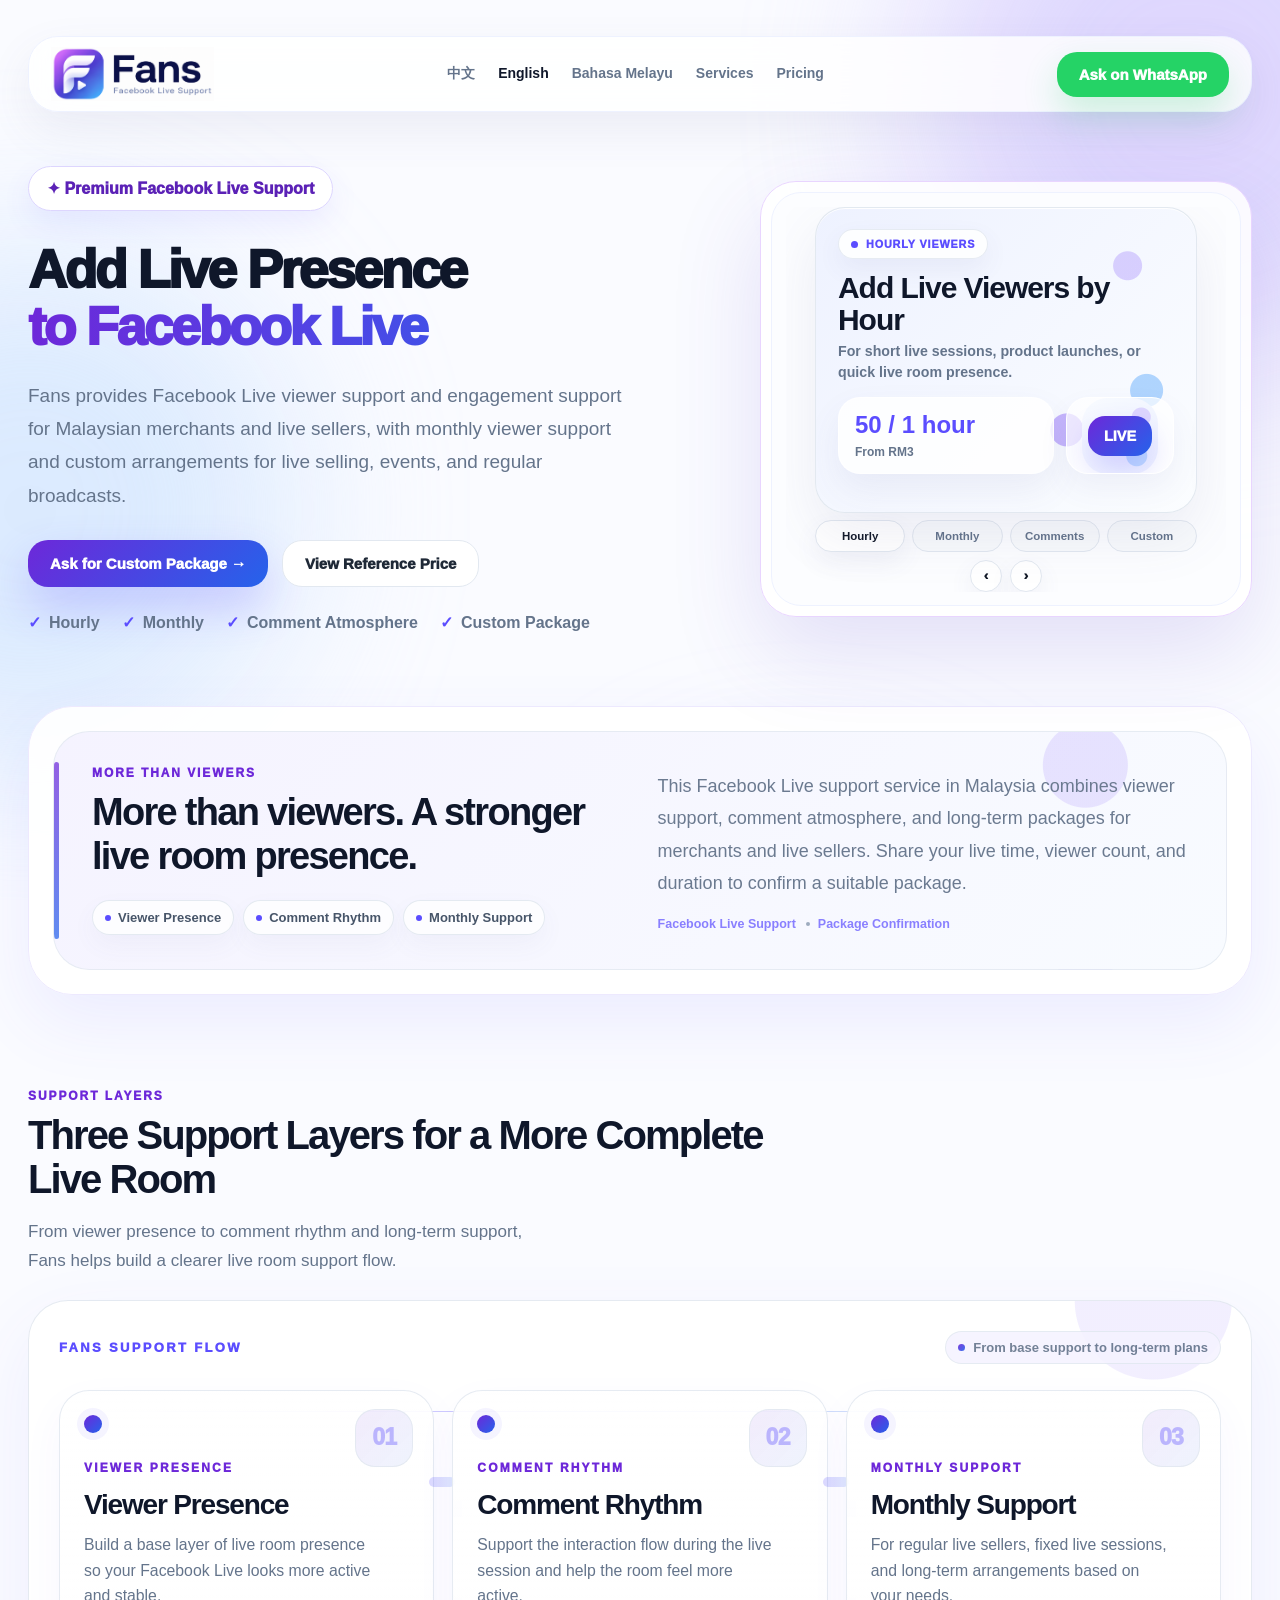
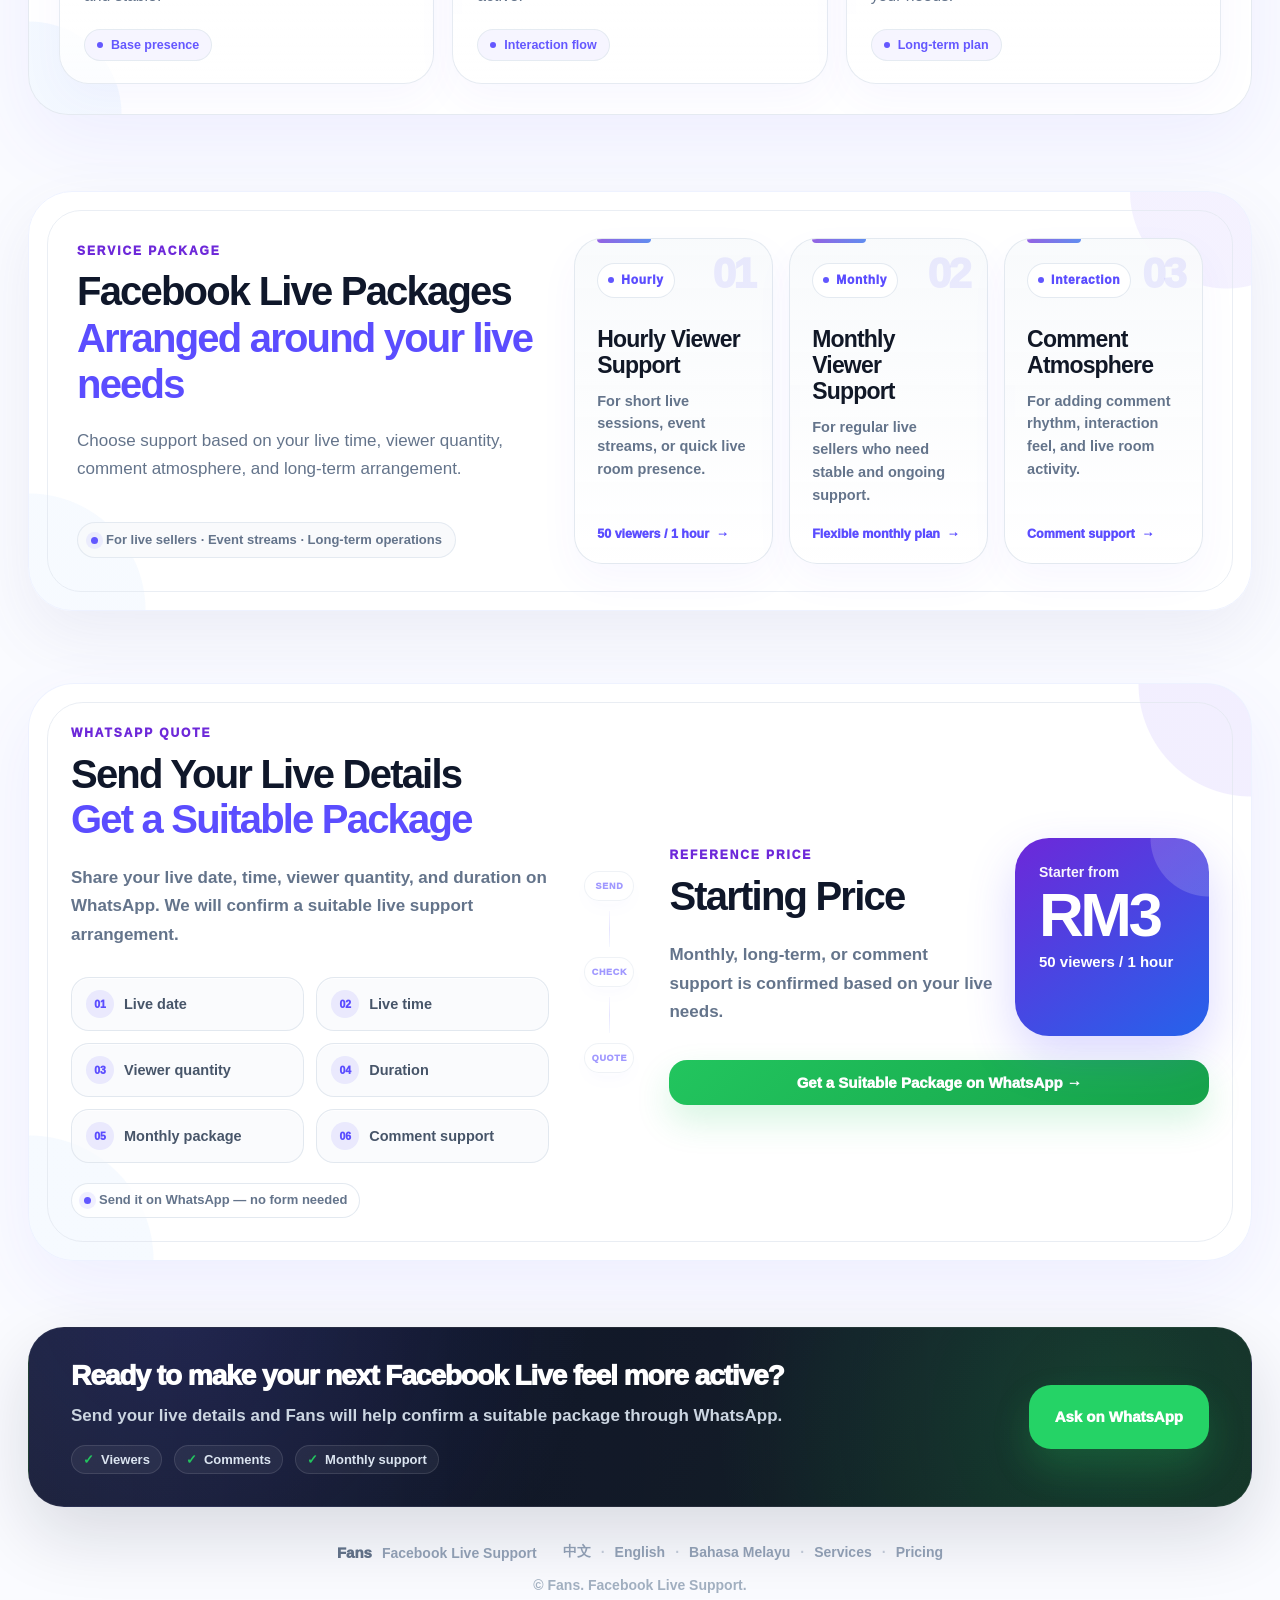
<file: english.html>
<!doctype html>
<html lang="en">
<head>
<meta charset="utf-8" />
<meta name="viewport" content="width=device-width, initial-scale=1" />
<title>Fans | Facebook Live Viewer & Engagement Support Malaysia</title>
  <!-- Favicon / Browser Tab Icon -->
<link rel="icon" href="favicon.ico" sizes="any">
<link rel="icon" type="image/png" sizes="32x32" href="favicon-32x32.png">
<link rel="icon" type="image/png" sizes="16x16" href="favicon-16x16.png">
<link rel="apple-touch-icon" sizes="180x180" href="apple-touch-icon.png">
<meta name="description" content="Fans provides Facebook Live viewer support and engagement support in Malaysia for merchants and live sellers, including monthly viewer support and custom arrangements.">
<link rel="canonical" href="https://fanslivesupport.github.io/fans-live-support/english.html">
<link rel="alternate" hreflang="zh-Hans-MY" href="https://fanslivesupport.github.io/fans-live-support/">
<link rel="alternate" hreflang="en-MY" href="https://fanslivesupport.github.io/fans-live-support/english.html">
<link rel="alternate" hreflang="ms-MY" href="https://fanslivesupport.github.io/fans-live-support/bahasa.html">
<link rel="alternate" hreflang="x-default" href="https://fanslivesupport.github.io/fans-live-support/">
<script type="application/ld+json">
{
  "@context": "https://schema.org",
  "@graph": [
    {
      "@type": "Organization",
      "@id": "https://fanslivesupport.github.io/fans-live-support/#organization",
      "name": "Fans",
      "url": "https://fanslivesupport.github.io/fans-live-support/"
    },
    {
      "@type": "Service",
      "@id": "https://fanslivesupport.github.io/fans-live-support/english.html#service",
      "name": "Facebook Live Viewer & Engagement Support Malaysia",
      "serviceType": "Facebook Live viewer support, engagement support, monthly support, and custom arrangements",
      "url": "https://fanslivesupport.github.io/fans-live-support/english.html",
      "provider": { "@id": "https://fanslivesupport.github.io/fans-live-support/#organization" },
      "areaServed": { "@type": "Country", "name": "Malaysia" },
      "audience": { "@type": "Audience", "audienceType": "Malaysian merchants and live sellers" },
      "description": "Fans provides Facebook Live viewer support and engagement support for Malaysian merchants and live sellers, including monthly viewer support and custom arrangements."
    }
  ]
}
</script>
<style>
:root{
  --bg:#fafbff;--ink:#0f172a;--muted:#64748b;--line:#e2e8f0;--soft:#f5f3ff;
  --violet:#5b4dff;--purple:#6d28d9;--blue:#2563eb;--wa:#25d366;
}
*{box-sizing:border-box}
html{scroll-behavior:smooth}
body{margin:0;background:var(--bg);color:var(--ink);font-family:Inter,Arial,'Noto Sans SC','Microsoft YaHei',sans-serif}
.bg{position:fixed;inset:0;z-index:-1;overflow:hidden}
.blob{position:absolute;border-radius:999px;filter:blur(86px);opacity:.52}
.b1{width:540px;height:540px;background:#c4b5fd;right:-180px;top:-180px}
.b2{width:520px;height:520px;background:#bfdbfe;left:-230px;top:250px}
.b3{width:430px;height:430px;background:#ddd6fe;right:260px;top:820px}
.wrap{max-width:1280px;margin:auto;padding:36px 28px 70px}
.nav{height:76px;border:1px solid #eef2ff;background:rgba(255,255,255,.82);border-radius:30px;display:flex;align-items:center;justify-content:space-between;padding:0 22px;box-shadow:0 18px 45px rgba(90,90,140,.09);backdrop-filter:blur(18px)}
.brand{display:flex;align-items:center;text-decoration:none;color:inherit}
.logo-img{height:54px;width:auto;display:block;object-fit:contain}
.navlinks{display:flex;gap:23px;font-weight:850;font-size:14px;color:var(--muted)}
.navlinks a{color:inherit;text-decoration:none}
.navlinks .active{color:var(--ink)}
.btn{border:0;border-radius:20px;padding:14px 22px;font-weight:950;font-size:15px;text-decoration:none;display:inline-flex;gap:9px;align-items:center;justify-content:center;transition:.2s}
.btn:hover{transform:translateY(-2px)}
.wa{background:var(--wa);color:white;box-shadow:0 16px 35px rgba(37,211,102,.22)}
.primary{background:linear-gradient(135deg,#6d28d9,#2563eb);color:white;box-shadow:0 20px 45px rgba(91,77,255,.24)}
.ghost{background:white;color:#1f2937;border:1px solid var(--line)}
.hero{display:grid;grid-template-columns:.95fr 1.05fr;gap:58px;align-items:start;padding:54px 0 74px}
.pill{display:inline-flex;padding:12px 18px;border-radius:999px;background:white;border:1px solid #ddd6fe;color:#5b21b6;font-weight:950;box-shadow:0 12px 30px rgba(91,77,255,.09);margin-bottom:30px}
h1{font-size:58px;line-height:1.06;letter-spacing:-.055em;margin:0;font-weight:950}
.grad{display:block;background:linear-gradient(90deg,#6d28d9,#4f46e5,#2563eb);-webkit-background-clip:text;color:transparent}
.lead{font-size:19px;line-height:1.68;color:var(--muted);max-width:570px;margin:24px 0 0}
.mobile-lead{display:none}
.actions{display:flex;gap:14px;margin-top:30px}
.ticks{display:flex;gap:22px;flex-wrap:wrap;margin-top:24px;color:var(--muted);font-weight:850}
.ticks span:before{content:'✓';color:var(--violet);margin-right:8px}
.panel{background:rgba(255,255,255,.86);border:1px solid #e9d5ff;border-radius:50px;padding:28px;box-shadow:0 35px 90px rgba(95,70,200,.15)}
.inner{border:1px solid #eef2ff;background:#fcfdff;border-radius:42px;padding:30px}
.systemtop{display:flex;align-items:start;justify-content:space-between;gap:20px}
.kicker{letter-spacing:.18em;font-size:13px;font-weight:950;color:#6d28d9;text-transform:uppercase}
.systemtop h2,.section h2,.lightconcept h2,.box h2,.service h2{font-size:40px;line-height:1.16;letter-spacing:-.04em;margin:10px 0 0}
.systemtop p{margin:7px 0 0;color:var(--muted);font-weight:700}
.status{background:#dcfce7;color:#15803d;border-radius:999px;padding:11px 18px;font-weight:950;white-space:nowrap}
.supportgrid{display:grid;grid-template-columns:1.08fr .92fr;gap:18px;margin-top:28px}
.livecard{border-radius:32px;background:linear-gradient(180deg,#ffffff 0%,#fbfcff 100%);border:1px solid #e2e8f0;padding:22px;box-shadow:0 18px 45px rgba(90,90,150,.08)}
.livevisual{height:132px;border-radius:28px;background:radial-gradient(circle at 78% 28%,#ddd6fe 0 12px,transparent 13px),radial-gradient(circle at 86% 62%,#bfdbfe 0 14px,transparent 15px),radial-gradient(circle at 62% 70%,#c4b5fd 0 14px,transparent 15px),linear-gradient(135deg,#eef2ff,#f8fbff);display:flex;align-items:center;padding:24px;position:relative;overflow:hidden}
.livevisual:after{content:"";position:absolute;inset:auto 18px 16px 18px;height:10px;border-radius:999px;background:rgba(91,77,255,.08)}
.livebadge{border-radius:20px;background:linear-gradient(135deg,#6d28d9,#2563eb);color:white;font-weight:950;padding:17px 21px;box-shadow:0 14px 28px rgba(91,77,255,.22);position:relative;z-index:2}
.live-meta{margin-top:18px;display:flex;align-items:center;justify-content:space-between;gap:12px}
.live-meta h3{font-size:23px;margin:0;letter-spacing:-.03em}
.live-meta p{margin:5px 0 0;color:var(--muted);font-weight:700;font-size:14px}
.live-pill{border-radius:999px;background:#ecfdf5;color:#15803d;font-size:13px;font-weight:950;padding:9px 12px;white-space:nowrap}
.live-steps{display:grid;gap:10px;margin-top:18px}
.live-step{display:flex;align-items:center;justify-content:space-between;gap:12px;padding:11px 12px;border-radius:16px;background:#f8fafc;border:1px solid #edf2f7;color:#475569;font-weight:850;font-size:13px}
.live-step b{color:#111827}.live-step span{color:#5b4dff}
.metrics{display:grid;gap:14px}
.metric{border-radius:26px;padding:18px;background:linear-gradient(135deg,#eef2ff,#f8fafc);border:1px solid #ffffff;box-shadow:0 14px 34px rgba(90,90,150,.07)}
.metric:nth-child(2){background:linear-gradient(135deg,#eff6ff,#f8fafc)}
.metric:nth-child(3){background:linear-gradient(135deg,#f5f3ff,#f8fafc)}
.metric div{color:var(--muted);font-weight:950;display:flex;align-items:center;gap:8px}
.metric div:before{content:"";width:8px;height:8px;border-radius:999px;background:#5b4dff;display:inline-block}
.metric strong{display:block;font-size:22px;margin-top:9px;color:var(--violet);line-height:1.2}
.metric small{display:block;color:#64748b;font-size:12px;font-weight:800;margin-top:7px}
.quote{margin-top:18px;background:linear-gradient(135deg,#111827,#1e1b4b);border-radius:30px;color:white;padding:23px 26px;display:flex;align-items:center;justify-content:space-between;gap:20px;box-shadow:0 20px 45px rgba(17,24,39,.14)}
.quote span{display:block;color:#cbd5e1;font-weight:950;margin-bottom:8px}
.quote b{font-size:25px}
.quote .qbtn{background:var(--wa);border-radius:20px;padding:14px 20px;font-weight:950;color:white;text-decoration:none;white-space:nowrap;box-shadow:0 14px 28px rgba(37,211,102,.20)}
.lightconcept{background:white;border:1px solid #ede9fe;border-radius:46px;padding:28px;margin:4px 0 84px;box-shadow:0 25px 65px rgba(91,77,255,.09)}
.conceptinner{border-radius:38px;background:#f5f3ff;padding:32px;display:grid;grid-template-columns:1fr 1fr;gap:60px}
.conceptinner p{font-size:19px;line-height:1.75;color:var(--muted);margin:0}
.section-head{display:flex;justify-content:space-between;align-items:end;gap:30px;margin-bottom:28px}
.section-head p{max-width:420px;color:var(--muted);line-height:1.65;font-size:17px}
.cards{display:grid;grid-template-columns:repeat(3,1fr);gap:24px}
.card{background:rgba(255,255,255,.88);border:1px solid #eef2ff;border-radius:38px;padding:34px;box-shadow:0 24px 60px rgba(90,90,150,.09)}
.icon{width:60px;height:60px;border-radius:20px;background:linear-gradient(135deg,#ede9fe,#dbeafe);display:grid;place-items:center;font-size:27px;margin-bottom:28px}
.card small{font-weight:950;color:#7c3aed;letter-spacing:.14em}
.card h3{font-size:28px;letter-spacing:-.03em;margin:12px 0 14px}
.card p{color:var(--muted);line-height:1.7;font-size:17px;margin:0}
.service{margin-top:76px;background:white;border:1px solid #eef2ff;border-radius:42px;padding:40px;box-shadow:0 24px 65px rgba(90,90,150,.09);display:grid;grid-template-columns:.9fr 1.1fr;gap:36px;align-items:center}
.service p{color:var(--muted);line-height:1.65;font-size:17px;max-width:420px}
.servicegrid{display:grid;grid-template-columns:repeat(3,1fr);gap:14px}
.svc{background:#f8fafc;border:1px solid #e2e8f0;border-radius:26px;padding:20px}
.svc b{display:block;font-size:19px;margin-bottom:10px}
.svc span{color:var(--muted);font-size:14px;font-weight:750;line-height:1.55}
.bottom{display:grid;grid-template-columns:.9fr 1.1fr;gap:24px;margin-top:78px}
.box{background:white;border:1px solid #eef2ff;border-radius:42px;padding:40px;box-shadow:0 24px 65px rgba(90,90,150,.09)}
.chips{display:grid;grid-template-columns:1fr 1fr;gap:12px;margin-top:30px}
.chip{background:#f8fafc;border:1px solid #e2e8f0;border-radius:16px;padding:14px 16px;font-weight:900;color:#475569}
.pricebox{display:flex;gap:28px;justify-content:space-between}
.pricecard{min-width:200px;border-radius:34px;background:linear-gradient(135deg,#6d28d9,#2563eb);color:white;padding:28px;box-shadow:0 20px 50px rgba(91,77,255,.24)}
.pricecard .rm{font-size:66px;font-weight:950;line-height:1}
.box p{color:var(--muted);line-height:1.7;font-size:17px;max-width:430px}
.finalcta{margin-top:66px;border-radius:36px;background:#111827;color:white;padding:28px 40px;display:flex;align-items:center;justify-content:space-between;box-shadow:0 20px 60px rgba(17,24,39,.16);gap:20px}
.finalcta h3{font-size:28px;margin:0 0 8px}.finalcta p{margin:0;color:#cbd5e1}
.footer{padding:34px 0 0;color:#94a3b8;text-align:center;font-size:14px}
@media(max-width:1100px){
  .nav{flex-wrap:wrap;height:auto;padding:12px 14px;border-radius:26px;gap:10px}
  .brand{flex:1 1 auto}.logo-img{height:42px}
  .nav > .btn{width:auto !important;flex:0 0 auto;padding:11px 15px;font-size:14px;border-radius:18px}
  .navlinks{display:flex !important;order:3;width:100%;margin-top:12px;gap:8px;padding:8px;border:1px solid #eef2ff;border-radius:22px;background:rgba(255,255,255,.78);box-shadow:0 12px 30px rgba(90,90,150,.08);overflow-x:auto;-webkit-overflow-scrolling:touch}
  .navlinks a[href="#services"],.navlinks a[href="#price"]{display:none}
  .navlinks a{flex:1;min-width:max-content;text-align:center;text-decoration:none;color:#64748b;font-weight:900;font-size:14px;padding:11px 10px;border-radius:16px;white-space:nowrap}
  .navlinks a.active{color:#111827;background:#ffffff;box-shadow:0 8px 20px rgba(90,90,150,.08)}
}
@media(max-width:980px){
  .wrap{padding:20px 16px 42px}
  .hero,.conceptinner,.service,.bottom{grid-template-columns:1fr}.cards{grid-template-columns:1fr}
  .hero{padding:30px 0 34px;gap:24px}.pill{font-size:15px;padding:10px 14px;margin-bottom:20px}
  h1{font-size:34px;line-height:1.08;letter-spacing:-.045em}
  .desktop-lead{display:none}.mobile-lead{display:block;font-size:16px;line-height:1.62;margin-top:20px}
  .actions{flex-direction:column;margin-top:24px;gap:12px}.btn{width:100%}
  .actions .btn{padding:14px 18px;border-radius:20px;font-size:16px}
  .ticks{font-size:15px;gap:12px 16px;margin-top:22px}
  .panel{margin-top:14px;border-radius:34px;padding:16px}.inner{padding:20px;border-radius:30px}
  .systemtop{display:block}.status{display:inline-block;margin-top:16px}
  .systemtop h2,.section h2,.lightconcept h2,.box h2,.service h2{font-size:30px}
  .systemtop p{font-size:15px;line-height:1.45}.supportgrid{grid-template-columns:1fr;gap:14px;margin-top:22px}
  .livevisual{height:96px;padding:20px;border-radius:24px}.livebadge{padding:14px 18px;border-radius:18px}
  .live-meta{display:block;margin-top:16px}.live-pill{display:inline-block;margin-top:10px}
  .live-steps{margin-top:14px}.live-step{font-size:12px;padding:10px 11px}
  .metric{padding:16px;border-radius:22px}.metric strong{font-size:19px}.metric small{font-size:11px}
  .quote,.finalcta,.pricebox{display:block}.quote{padding:20px;border-radius:26px}.quote .qbtn{display:block;margin-top:16px;text-align:center}
  .finalcta .btn{margin-top:20px}.section-head{display:block}.servicegrid{grid-template-columns:1fr}.pricecard{margin-top:24px}.chips{grid-template-columns:1fr}
}
@media(max-width:420px){.navlinks a{font-size:13px;padding:10px 8px}}

/* V5.6 clean compact square spotlight - rebuilt from stable V4.8 */
@media(min-width:981px){
  .hero{
    grid-template-columns:1.13fr .87fr;
    gap:44px;
    align-items:start;
  }
  .panel{
    max-width:540px;
    width:100%;
    margin-left:auto;
    border-radius:36px;
    padding:14px;
  }
  .inner{
    border-radius:30px;
    padding:20px;
  }
  .systemtop{
    gap:14px;
  }
  .systemtop h2{
    font-size:32px;
    line-height:1.12;
  }
  .systemtop p{
    font-size:13px;
    margin-top:7px;
  }
  .status{
    padding:9px 14px;
    font-size:14px;
  }
}
.supportgrid{
  display:block;
  margin-top:18px;
}
.square-spotlight{
  width:100%;
  display:flex;
  flex-direction:column;
  align-items:center;
  gap:13px;
  overflow:hidden;
}
.square-card-shell{
  width:min(326px,100%);
  aspect-ratio:1 / 1;
  position:relative;
  overflow:hidden;
  border-radius:28px;
  background:
    radial-gradient(circle at 84% 19%,rgba(196,181,253,.58) 0 12px,transparent 13px),
    radial-gradient(circle at 87% 61%,rgba(147,197,253,.68) 0 14px,transparent 15px),
    radial-gradient(circle at 67% 72%,rgba(167,139,250,.58) 0 14px,transparent 15px),
    linear-gradient(135deg,#eef2ff,#fbfdff);
  border:1px solid rgba(226,232,240,.95);
  box-shadow:0 18px 44px rgba(90,90,150,.09), inset 0 1px 0 rgba(255,255,255,.92);
}
.square-track{
  height:100%;
  display:flex;
  transition:transform .58s cubic-bezier(.22,.72,.22,1);
}
.square-slide{
  flex:0 0 100%;
  min-width:100%;
  max-width:100%;
  height:100%;
  padding:21px;
  display:flex;
  flex-direction:column;
}
.square-label{
  align-self:flex-start;
  display:inline-flex;
  align-items:center;
  gap:7px;
  padding:8px 11px;
  border-radius:999px;
  background:rgba(255,255,255,.84);
  border:1px solid rgba(226,232,240,.84);
  color:#5b4dff;
  font-size:10.5px;
  font-weight:950;
  letter-spacing:.08em;
  text-transform:uppercase;
  box-shadow:0 8px 20px rgba(90,90,150,.07);
  white-space:nowrap;
}
.square-label:before{
  content:"";
  width:7px;
  height:7px;
  border-radius:999px;
  background:#5b4dff;
}
.square-slide h3{
  margin:16px 0 8px;
  font-size:26px;
  line-height:1.08;
  letter-spacing:-.04em;
}
.square-slide p{
  margin:0;
  color:#64748b;
  line-height:1.46;
  font-size:13px;
  font-weight:750;
}
.square-mid{
  margin-top:16px;
  display:grid;
  grid-template-columns:1fr 94px;
  gap:10px;
  align-items:stretch;
}
.square-stat{
  min-width:0;
  border-radius:20px;
  padding:13px 14px;
  background:rgba(255,255,255,.80);
  border:1px solid rgba(255,255,255,.94);
  box-shadow:0 13px 28px rgba(90,90,150,.08);
  display:flex;
  flex-direction:column;
  justify-content:center;
}
.square-stat b{
  color:#5b4dff;
  font-size:21px;
  line-height:1.12;
  overflow-wrap:anywhere;
}
.square-stat span{
  color:#64748b;
  font-weight:900;
  font-size:11px;
  margin-top:6px;
}
.square-visual{
  min-width:0;
  border-radius:21px;
  background:rgba(255,255,255,.66);
  border:1px solid rgba(255,255,255,.95);
  box-shadow:0 12px 26px rgba(90,90,150,.07);
  display:grid;
  place-items:center;
  position:relative;
  overflow:hidden;
}
.square-visual:before{
  content:"";
  position:absolute;
  width:64px;
  height:64px;
  border-radius:22px;
  background:
    radial-gradient(circle at 78% 25%,#ddd6fe 0 8px,transparent 9px),
    radial-gradient(circle at 72% 76%,#bfdbfe 0 9px,transparent 10px),
    linear-gradient(135deg,#f8fbff,#eef2ff);
}
.square-live{
  position:relative;
  z-index:2;
  border-radius:15px;
  padding:10px 14px;
  background:linear-gradient(135deg,#6d28d9,#2563eb);
  color:white;
  font-weight:950;
  font-size:13px;
  box-shadow:0 12px 24px rgba(91,77,255,.22);
}
.square-cta{
  margin-top:auto;
  display:inline-flex;
  justify-content:center;
  align-items:center;
  min-height:42px;
  border-radius:16px;
  background:linear-gradient(135deg,#25d366,#16a34a);
  color:white;
  font-weight:950;
  font-size:14px;
  text-decoration:none;
  box-shadow:0 12px 24px rgba(37,211,102,.20);
}
.square-tabs{
  width:min(326px,100%);
  display:grid;
  grid-template-columns:repeat(4,minmax(0,1fr));
  gap:7px;
}
.square-tab{
  min-width:0;
  appearance:none;
  border:1px solid #e2e8f0;
  background:#f8fafc;
  color:#64748b;
  font-weight:950;
  border-radius:999px;
  padding:9px 5px;
  cursor:pointer;
  white-space:nowrap;
  font-size:11px;
}
.square-tab.active{
  color:#111827;
  background:#ffffff;
  box-shadow:0 8px 20px rgba(90,90,150,.08);
}
.square-arrows{
  width:min(326px,100%);
  display:flex;
  justify-content:center;
  gap:9px;
}
.square-arrow{
  width:34px;
  height:34px;
  border:1px solid #e2e8f0;
  background:#ffffff;
  border-radius:999px;
  color:#111827;
  font-weight:950;
  cursor:pointer;
  box-shadow:0 8px 20px rgba(90,90,150,.08);
}
@media(min-width:981px) and (max-width:1180px){
  .panel{
    max-width:510px;
  }
  .square-card-shell,
  .square-tabs,
  .square-arrows{
    width:min(308px,100%);
  }
}
@media(max-width:980px){
  body{
    overflow-x:hidden;
  }
  .wrap{
    max-width:100%;
    overflow-x:hidden;
  }
  .panel{
    width:100%;
    max-width:100%;
    padding:10px;
    border-radius:28px;
  }
  .inner{
    width:100%;
    max-width:100%;
    padding:15px;
    border-radius:24px;
    overflow:hidden;
  }
  .systemtop h2{
    font-size:28px;
  }
  .systemtop p{
    font-size:14px;
    margin-top:6px;
  }
  .status{
    margin-top:12px;
    padding:10px 15px;
  }
  .supportgrid{
    margin-top:15px;
  }
  .square-card-shell{
    width:100%;
    max-width:360px;
    aspect-ratio:1 / 1;
    border-radius:26px;
  }
  .square-slide{
    padding:19px;
  }
  .square-slide h3{
    font-size:25px;
    margin:15px 0 8px;
  }
  .square-slide p{
    font-size:13px;
    line-height:1.45;
  }
  .square-mid{
    grid-template-columns:1fr 92px;
    gap:10px;
    margin-top:15px;
  }
  .square-stat{
    padding:13px 14px;
  }
  .square-stat b{
    font-size:20px;
  }
  .square-visual{
    border-radius:20px;
  }
  .square-cta{
    min-height:42px;
    font-size:14px;
  }
  .square-tabs{
    width:100%;
    max-width:360px;
    grid-template-columns:repeat(4,minmax(0,1fr));
    gap:6px;
  }
  .square-tab{
    padding:9px 4px;
    font-size:11px;
  }
  .square-arrows{
    display:none;
  }
}
@media(max-width:390px){
  .square-card-shell{
    max-width:340px;
    aspect-ratio:1 / 1.04;
  }
  .square-slide{
    padding:17px;
  }
  .square-slide h3{
    font-size:23px;
  }
  .square-mid{
    grid-template-columns:1fr 82px;
  }
  .square-stat b{
    font-size:19px;
  }
  .square-tab{
    font-size:10.5px;
  }
}


/* V5.7 mobile edge fix - prevent right-side clipping */
html, body{
  max-width:100%;
  overflow-x:hidden;
}
img, svg, video, canvas{
  max-width:100%;
}
@media(max-width:980px){
  .wrap{
    width:100%;
    max-width:100%;
    padding-left:14px;
    padding-right:14px;
    overflow-x:hidden;
  }
  .nav,
  .hero,
  .panel,
  .inner,
  .lightconcept,
  .service,
  .bottom,
  .box,
  .finalcta{
    width:100%;
    max-width:100%;
    min-width:0;
  }
  .hero{
    grid-template-columns:1fr;
    overflow:hidden;
  }
  .hero > *,
  .panel *,
  .inner *,
  .square-spotlight *,
  .actions *,
  .ticks *{
    min-width:0;
  }
  h1{
    max-width:100%;
    overflow-wrap:anywhere;
    word-break:normal;
  }
  .lead{
    max-width:100%;
    overflow-wrap:anywhere;
  }
  .actions{
    width:100%;
  }
  .actions .btn{
    max-width:100%;
    white-space:normal;
    text-align:center;
  }
  .ticks{
    max-width:100%;
  }
  .square-spotlight{
    max-width:100%;
    overflow:hidden;
  }
  .square-card-shell{
    width:100%;
    max-width:330px;
    margin-left:auto;
    margin-right:auto;
  }
  .square-tabs{
    width:100%;
    max-width:330px;
    margin-left:auto;
    margin-right:auto;
  }
}
@media(max-width:430px){
  .wrap{
    padding-left:12px;
    padding-right:12px;
  }
  h1{
    font-size:32px;
  }
  .lead{
    font-size:15.5px;
    line-height:1.58;
  }
  .nav{
    padding-left:10px;
    padding-right:10px;
  }
  .logo-img{
    max-width:210px;
  }
  .nav > .btn{
    max-width:44%;
    white-space:nowrap;
  }
  .square-card-shell,
  .square-tabs{
    max-width:318px;
  }
}


/* V5.8 dashboard tight-frame final adjustment only */
@media(min-width:981px){
  .hero{grid-template-columns:1.16fr .84fr;gap:42px}
  .panel{max-width:500px;padding:10px;border-radius:32px}
  .inner{padding:16px 16px 14px;border-radius:26px}
  .systemtop{gap:10px}
  .systemtop h2{font-size:31px;line-height:1.1}
  .systemtop p{font-size:13px;margin-top:5px}
  .kicker{font-size:12px;letter-spacing:.16em}
  .status{padding:8px 13px;font-size:13px}
  .supportgrid{margin-top:12px}
  .square-card-shell{width:min(356px,100%);border-radius:26px}
  .square-tabs,.square-arrows{width:min(356px,100%)}
  .square-spotlight{gap:10px}
  .square-slide{padding:20px}
  .square-slide h3{font-size:26px;margin:14px 0 7px}
  .square-slide p{font-size:13px;line-height:1.42}
  .square-mid{margin-top:14px;grid-template-columns:1fr 96px;gap:10px}
  .square-stat{padding:12px 13px}
  .square-stat b{font-size:21px}
  .square-cta{min-height:40px;font-size:13.5px}
  .square-tab{padding:8px 5px;font-size:10.8px}
  .square-arrow{width:32px;height:32px}
}
@media(min-width:981px) and (max-width:1180px){
  .panel{max-width:480px}
  .square-card-shell,.square-tabs,.square-arrows{width:min(340px,100%)}
}
@media(max-width:980px){
  .panel{padding:9px}
  .inner{padding:14px}
  .supportgrid{margin-top:14px}
  .square-spotlight{gap:10px}
  .square-card-shell{max-width:336px}
  .square-tabs{max-width:336px}
}
@media(max-width:430px){
  .wrap{padding-left:12px;padding-right:12px}
  .panel{padding:8px}
  .inner{padding:13px}
  .square-card-shell,.square-tabs{max-width:316px}
}


/* V5.10 title-stable hero balance - no new structure */
@media(min-width:981px){
  .hero{
    grid-template-columns:1.02fr .98fr;
    gap:38px;
    align-items:start;
  }

  /* Keep desktop headline stable; avoid V5.9 oversized wrapping */
  h1{
    font-size:56px;
    line-height:1.04;
    letter-spacing:-.052em;
  }

  .lead{
    max-width:610px;
  }

  .panel{
    max-width:520px;
    padding:11px;
    border-radius:34px;
  }

  .inner{
    padding:17px 17px 15px;
    border-radius:28px;
  }

  .systemtop h2{
    font-size:32px;
  }

  .supportgrid{
    margin-top:12px;
  }

  .square-card-shell{
    width:min(366px,100%);
  }

  .square-tabs,
  .square-arrows{
    width:min(366px,100%);
  }

  .square-slide{
    padding:21px;
  }

  .square-slide h3{
    font-size:27px;
  }

  .square-mid{
    grid-template-columns:1fr 100px;
  }
}

@media(min-width:981px) and (max-width:1180px){
  .hero{
    grid-template-columns:1fr .96fr;
    gap:34px;
  }

  h1{
    font-size:52px;
  }

  .panel{
    max-width:500px;
  }

  .square-card-shell,
  .square-tabs,
  .square-arrows{
    width:min(348px,100%);
  }
}

/* Keep current stable mobile behavior */
@media(max-width:980px){
  .hero{
    grid-template-columns:1fr;
  }
}


/* V6.1 Minimal Dashboard Carousel - clean right visual only */
@media(min-width:981px){
  .hero{
    grid-template-columns:1.04fr .96fr;
    gap:40px;
    align-items:center;
  }

  h1{
    font-size:56px;
    line-height:1.04;
    letter-spacing:-.052em;
  }

  .panel{
    max-width:500px;
    padding:12px;
    border-radius:36px;
  }

  .inner{
    padding:16px;
    border-radius:30px;
  }
}

.min-carousel{
  width:100%;
  display:flex;
  flex-direction:column;
  align-items:center;
  gap:12px;
  overflow:hidden;
}

.min-card{
  width:min(390px,100%);
  aspect-ratio:1 / 1;
  position:relative;
  overflow:hidden;
  border-radius:30px;
  border:1px solid rgba(226,232,240,.95);
  background:
    radial-gradient(circle at 82% 19%,rgba(196,181,253,.62) 0 14px,transparent 15px),
    radial-gradient(circle at 87% 60%,rgba(147,197,253,.72) 0 16px,transparent 17px),
    radial-gradient(circle at 66% 73%,rgba(167,139,250,.62) 0 16px,transparent 17px),
    linear-gradient(135deg,#eef2ff 0%,#fbfdff 100%);
  box-shadow:0 22px 56px rgba(90,90,150,.10), inset 0 1px 0 rgba(255,255,255,.92);
}

.min-track{
  height:100%;
  display:flex;
  transition:transform .58s cubic-bezier(.22,.72,.22,1);
}

.min-slide{
  flex:0 0 100%;
  min-width:100%;
  max-width:100%;
  height:100%;
  padding:28px;
  display:flex;
  flex-direction:column;
}

.min-label{
  align-self:flex-start;
  display:inline-flex;
  align-items:center;
  gap:8px;
  padding:9px 13px;
  border-radius:999px;
  background:rgba(255,255,255,.86);
  border:1px solid rgba(226,232,240,.86);
  color:#5b4dff;
  font-size:11px;
  font-weight:950;
  letter-spacing:.08em;
  text-transform:uppercase;
  box-shadow:0 10px 24px rgba(90,90,150,.07);
  white-space:nowrap;
}

.min-label:before{
  content:"";
  width:7px;
  height:7px;
  border-radius:999px;
  background:#5b4dff;
}

.min-slide h3{
  margin:22px 0 10px;
  color:#0f172a;
  font-size:31px;
  line-height:1.08;
  letter-spacing:-.045em;
}

.min-slide p{
  margin:0;
  max-width:310px;
  color:#64748b;
  font-size:14px;
  line-height:1.58;
  font-weight:760;
}

.min-body{
  margin-top:24px;
  display:grid;
  grid-template-columns:1fr 112px;
  gap:14px;
  align-items:stretch;
}

.min-stat{
  border-radius:24px;
  padding:17px 18px;
  background:rgba(255,255,255,.82);
  border:1px solid rgba(255,255,255,.95);
  box-shadow:0 16px 34px rgba(90,90,150,.08);
  display:flex;
  flex-direction:column;
  justify-content:center;
  min-width:0;
}

.min-stat b{
  color:#5b4dff;
  font-size:25px;
  line-height:1.12;
  overflow-wrap:anywhere;
}

.min-stat span{
  color:#64748b;
  font-weight:900;
  font-size:12px;
  margin-top:7px;
}

.min-visual{
  border-radius:24px;
  background:rgba(255,255,255,.68);
  border:1px solid rgba(255,255,255,.95);
  box-shadow:0 14px 30px rgba(90,90,150,.07);
  display:grid;
  place-items:center;
  position:relative;
  overflow:hidden;
}

.min-visual:before{
  content:"";
  position:absolute;
  width:76px;
  height:76px;
  border-radius:26px;
  background:
    radial-gradient(circle at 78% 25%,#ddd6fe 0 9px,transparent 10px),
    radial-gradient(circle at 72% 76%,#bfdbfe 0 10px,transparent 11px),
    linear-gradient(135deg,#f8fbff,#eef2ff);
}

.min-live{
  position:relative;
  z-index:2;
  border-radius:17px;
  padding:12px 16px;
  background:linear-gradient(135deg,#6d28d9,#2563eb);
  color:white;
  font-weight:950;
  font-size:14px;
  box-shadow:0 14px 28px rgba(91,77,255,.22);
}

.min-cta{
  margin-top:auto;
  display:inline-flex;
  justify-content:center;
  align-items:center;
  min-height:46px;
  border-radius:18px;
  background:linear-gradient(135deg,#25d366,#16a34a);
  color:white;
  font-size:15px;
  font-weight:950;
  text-decoration:none;
  box-shadow:0 14px 28px rgba(37,211,102,.20);
}

.min-tabs{
  width:min(390px,100%);
  display:grid;
  grid-template-columns:repeat(4,minmax(0,1fr));
  gap:8px;
}

.min-tab{
  min-width:0;
  appearance:none;
  border:1px solid #e2e8f0;
  background:#f8fafc;
  color:#64748b;
  font-weight:950;
  border-radius:999px;
  padding:10px 6px;
  cursor:pointer;
  white-space:nowrap;
  font-size:12px;
}

.min-tab.active{
  color:#111827;
  background:#ffffff;
  box-shadow:0 10px 24px rgba(90,90,150,.08);
}

.min-arrows{
  width:min(390px,100%);
  display:flex;
  justify-content:center;
  gap:10px;
}

.min-arrow{
  width:35px;
  height:35px;
  border:1px solid #e2e8f0;
  background:#ffffff;
  border-radius:999px;
  color:#111827;
  font-weight:950;
  cursor:pointer;
  box-shadow:0 10px 24px rgba(90,90,150,.08);
}

@media(min-width:981px) and (max-width:1180px){
  .panel{
    max-width:480px;
  }
  .min-card,
  .min-tabs,
  .min-arrows{
    width:min(365px,100%);
  }
}

@media(max-width:980px){
  .panel{
    padding:10px;
    border-radius:28px;
  }

  .inner{
    padding:14px;
    border-radius:24px;
  }

  .min-carousel{
    gap:10px;
  }

  .min-card{
    width:100%;
    max-width:340px;
    aspect-ratio:1 / 1;
    border-radius:26px;
  }

  .min-slide{
    padding:20px;
  }

  .min-slide h3{
    font-size:26px;
    margin:17px 0 8px;
  }

  .min-slide p{
    font-size:13px;
    line-height:1.46;
  }

  .min-body{
    margin-top:16px;
    grid-template-columns:1fr 92px;
    gap:10px;
  }

  .min-stat{
    padding:13px 14px;
    border-radius:20px;
  }

  .min-stat b{
    font-size:20px;
  }

  .min-visual{
    border-radius:20px;
  }

  .min-cta{
    min-height:42px;
    font-size:14px;
  }

  .min-tabs{
    width:100%;
    max-width:340px;
    gap:6px;
  }

  .min-tab{
    padding:9px 4px;
    font-size:11px;
  }

  .min-arrows{
    display:none;
  }
}

@media(max-width:430px){
  .min-card,
  .min-tabs{
    max-width:318px;
  }

  .min-slide{
    padding:18px;
  }

  .min-slide h3{
    font-size:24px;
  }

  .min-body{
    grid-template-columns:1fr 84px;
  }

  .min-stat b{
    font-size:19px;
  }

  .min-tab{
    font-size:10.5px;
  }
}


/* V6.3 trilingual hero layout unification */
@media(min-width:981px){
  .hero{
    grid-template-columns:1.04fr .96fr;
    gap:40px;
    align-items:center;
  }

  h1{
    font-size:56px;
    line-height:1.04;
    letter-spacing:-.052em;
    max-width:680px;
  }

  .lead.desktop-lead{
    min-height:92px;
    max-width:620px;
  }

  .actions{
    margin-top:22px;
  }

  .ticks{
    margin-top:22px;
  }

  .panel{
    max-width:500px;
  }

  .inner{
    padding:16px;
  }

  .min-card{
    width:min(400px,100%);
  }

  .min-tabs,
  .min-arrows{
    width:min(400px,100%);
  }

  .min-slide{
    padding:22px;
  }

  .min-label{
    font-size:10.8px;
    padding:8px 12px;
  }

  .min-slide h3{
    font-size:29px;
    line-height:1.06;
    min-height:62px;
    margin:16px 0 6px;
    letter-spacing:-.04em;
  }

  .min-slide p{
    font-size:13.4px;
    line-height:1.48;
    min-height:42px;
    max-width:320px;
  }

  .min-body{
    margin-top:12px;
    grid-template-columns:minmax(0,1fr) 104px;
    gap:12px;
  }

  .min-stat{
    padding:13px 15px;
    border-radius:22px;
  }

  .min-stat b{
    font-size:23px;
    line-height:1.12;
  }

  .min-stat span{
    font-size:11.5px;
    margin-top:6px;
  }

  .min-visual{
    border-radius:22px;
  }

  .min-live{
    font-size:13.5px;
    padding:11px 15px;
  }

  .min-cta{
    min-height:42px;
    font-size:14.5px;
    margin-top:auto;
  }

  .min-tab{
    font-size:11.5px;
    padding:9px 5px;
  }
}

@media(min-width:981px) and (max-width:1180px){
  h1{
    font-size:52px;
  }

  .lead.desktop-lead{
    min-height:96px;
  }

  .min-card,
  .min-tabs,
  .min-arrows{
    width:min(380px,100%);
  }

  .min-slide h3{
    font-size:27px;
  }

  .min-stat b{
    font-size:21px;
  }
}

@media(max-width:980px){
  .lead.desktop-lead{
    min-height:0;
  }

  .min-slide h3{
    min-height:auto;
  }

  .min-slide p{
    min-height:auto;
  }
}


/* V6.4 left-side breathing unification only */
@media(min-width:981px){
  /* Slightly reduce headline pressure across all three languages */
  h1{
    font-size:54px;
    line-height:1.055;
    letter-spacing:-.05em;
    max-width:680px;
  }

  /* Add breathing room between title and description */
  .lead.desktop-lead{
    margin-top:24px;
    line-height:1.75;
    min-height:96px;
    max-width:630px;
  }

  /* Move CTA group slightly lower for a calmer hero rhythm */
  .actions{
    margin-top:28px;
  }

  /* Keep selling points clear but less compressed */
  .ticks{
    margin-top:26px;
    row-gap:12px;
  }
}

@media(min-width:981px) and (max-width:1180px){
  h1{
    font-size:50px;
    line-height:1.06;
  }

  .lead.desktop-lead{
    margin-top:22px;
    line-height:1.72;
    min-height:100px;
  }

  .actions{
    margin-top:26px;
  }

  .ticks{
    margin-top:24px;
  }
}

/* Keep mobile stable; only a very small readability improvement */
@media(max-width:980px){
  .lead{
    line-height:1.68;
  }
}


/* V6.5 second-screen brand value card refinement */
.lightconcept{
  background:rgba(255,255,255,.92);
  border:1px solid #ede9fe;
  border-radius:44px;
  padding:24px;
  margin:0 0 84px;
  box-shadow:0 28px 70px rgba(91,77,255,.085);
}

.conceptinner{
  position:relative;
  overflow:hidden;
  border-radius:36px;
  background:
    radial-gradient(circle at 88% 14%,rgba(196,181,253,.34) 0 42px,transparent 43px),
    linear-gradient(135deg,#f5f3ff 0%,#f8fbff 100%);
  border:1px solid rgba(226,232,240,.78);
  padding:34px 38px;
  display:grid;
  grid-template-columns:.98fr 1.02fr;
  gap:56px;
  align-items:center;
}

.conceptinner:before{
  content:"";
  position:absolute;
  left:0;
  top:30px;
  bottom:30px;
  width:5px;
  border-radius:999px;
  background:linear-gradient(180deg,#6d28d9,#2563eb);
  opacity:.72;
}

.conceptmain,
.concepttext{
  position:relative;
  z-index:2;
}

.lightconcept h2{
  font-size:38px;
  line-height:1.16;
  letter-spacing:-.045em;
  margin:10px 0 0;
}

.concepttext p{
  font-size:18px;
  line-height:1.78;
  color:var(--muted);
  margin:0;
}

.conceptchips{
  display:flex;
  flex-wrap:wrap;
  gap:9px;
  margin-top:22px;
}

.conceptchips span{
  display:inline-flex;
  align-items:center;
  gap:7px;
  padding:9px 12px;
  border-radius:999px;
  background:rgba(255,255,255,.78);
  border:1px solid rgba(226,232,240,.9);
  color:#475569;
  font-size:13px;
  font-weight:900;
  box-shadow:0 10px 24px rgba(90,90,150,.05);
}

.conceptchips span:before{
  content:"";
  width:6px;
  height:6px;
  border-radius:999px;
  background:#5b4dff;
}

.conceptmini{
  margin-top:20px;
  display:flex;
  align-items:center;
  gap:10px;
  flex-wrap:wrap;
  color:#5b4dff;
  font-size:13px;
  font-weight:950;
}

.conceptmini span{
  display:inline-flex;
  align-items:center;
  gap:8px;
}

.conceptmini span + span:before{
  content:"";
  width:4px;
  height:4px;
  border-radius:999px;
  background:#94a3b8;
}

@media(max-width:980px){
  .lightconcept{
    padding:16px;
    border-radius:32px;
    margin:0 0 54px;
  }

  .conceptinner{
    grid-template-columns:1fr;
    gap:22px;
    padding:24px 22px;
    border-radius:28px;
  }

  .conceptinner:before{
    top:22px;
    bottom:auto;
    left:22px;
    right:22px;
    width:auto;
    height:4px;
  }

  .lightconcept h2{
    font-size:29px;
    line-height:1.18;
  }

  .concepttext p{
    font-size:16px;
    line-height:1.68;
  }

  .conceptchips{
    margin-top:18px;
  }

  .conceptchips span{
    font-size:12.5px;
    padding:8px 10px;
  }
}


/* V6.6 mobile-only second-screen brand card tightening */
@media(max-width:980px){
  /* Keep the desktop value card unchanged; only make mobile calmer */
  .lightconcept{
    padding:14px;
    border-radius:30px;
    margin:0 0 48px;
    box-shadow:0 22px 54px rgba(91,77,255,.07);
  }

  .conceptinner{
    padding:23px 20px 24px;
    border-radius:26px;
    background:
      radial-gradient(circle at 88% 12%,rgba(196,181,253,.20) 0 28px,transparent 29px),
      linear-gradient(135deg,#f7f5ff 0%,#fbfdff 100%);
  }

  /* Change the strong mobile top line into a short, quiet accent */
  .conceptinner:before{
    top:22px;
    left:20px;
    right:auto;
    width:86px;
    height:3px;
    opacity:.58;
    border-radius:999px;
  }

  .lightconcept .kicker{
    font-size:11px;
    letter-spacing:.18em;
    margin-top:8px;
  }

  .lightconcept h2{
    font-size:25px;
    line-height:1.18;
    letter-spacing:-.035em;
    margin-top:12px;
  }

  .conceptchips{
    margin-top:16px;
    gap:8px;
  }

  .conceptchips span{
    font-size:12px;
    padding:7px 10px;
    box-shadow:0 8px 18px rgba(90,90,150,.045);
  }

  .concepttext p{
    font-size:15px;
    line-height:1.62;
  }

  .conceptmini{
    margin-top:16px;
    font-size:12.5px;
    color:rgba(91,77,255,.84);
  }
}

@media(max-width:430px){
  .lightconcept{
    padding:12px;
    border-radius:28px;
    margin-bottom:44px;
  }

  .conceptinner{
    padding:22px 18px 22px;
    border-radius:24px;
  }

  .conceptinner:before{
    left:18px;
    width:78px;
    opacity:.52;
  }

  .lightconcept h2{
    font-size:24px;
  }

  .concepttext p{
    font-size:14.5px;
    line-height:1.58;
  }

  .conceptmini{
    font-size:12px;
  }
}


/* V6.7 final lock-in: second-screen brand value card only */
.conceptmini{
  font-size:12.5px;
  font-weight:850;
  color:rgba(91,77,255,.78);
}

.concepttext p{
  color:#6b7a90;
}

/* Keep desktop almost unchanged; only make the final auxiliary line quieter */
@media(min-width:981px){
  .conceptmini{
    margin-top:18px;
    opacity:.9;
  }
}

/* Mobile final tightening: lighter, calmer, no second-hero feeling */
@media(max-width:980px){
  .conceptinner{
    background:
      radial-gradient(circle at 88% 12%,rgba(196,181,253,.16) 0 24px,transparent 25px),
      linear-gradient(135deg,#f8f6ff 0%,#fbfdff 100%);
  }

  .conceptinner:before{
    width:72px;
    height:3px;
    opacity:.46;
  }

  .lightconcept h2{
    font-size:23.5px;
    line-height:1.18;
    letter-spacing:-.032em;
  }

  .concepttext p{
    font-size:14.5px;
    line-height:1.58;
    color:#738196;
  }

  .conceptmini{
    font-size:11.8px;
    line-height:1.45;
    font-weight:800;
    color:rgba(91,77,255,.72);
    margin-top:14px;
  }

  .conceptchips span{
    font-weight:850;
  }
}

@media(max-width:430px){
  .lightconcept h2{
    font-size:23px;
  }

  .concepttext p{
    font-size:14.2px;
    line-height:1.56;
  }

  .conceptmini{
    font-size:11.6px;
  }
}


/* V6.8 Support Layers refinement only */
#services.section{
  padding-top:6px;
}

#services .sectionhead{
  align-items:flex-end;
  gap:42px;
  margin-bottom:34px;
}

#services .sectionhead h2{
  max-width:720px;
  line-height:1.12;
  letter-spacing:-.045em;
}

#services .sectionhead p{
  max-width:500px;
  font-size:17px;
  line-height:1.7;
}

.cards{
  gap:24px;
}

.servicecard{
  position:relative;
  overflow:hidden;
  min-height:300px;
  padding:34px 32px 30px;
  border:1px solid rgba(226,232,240,.86);
  background:
    radial-gradient(circle at 88% 8%,rgba(196,181,253,.15) 0 42px,transparent 43px),
    linear-gradient(180deg,rgba(255,255,255,.96),rgba(255,255,255,.90));
  box-shadow:0 24px 64px rgba(91,77,255,.065);
}

.servicecard:before{
  content:attr(data-layer);
  position:absolute;
  right:28px;
  top:24px;
  font-size:42px;
  line-height:1;
  font-weight:950;
  letter-spacing:-.06em;
  color:rgba(91,77,255,.08);
}

.servicecard:after{
  content:"";
  position:absolute;
  left:32px;
  right:32px;
  top:0;
  height:3px;
  background:linear-gradient(90deg,#6d28d9,#2563eb);
  opacity:.62;
  transform:scaleX(.22);
  transform-origin:left;
  border-radius:999px;
}

.servicecard .ico{
  width:54px;
  height:54px;
  border-radius:18px;
  display:flex;
  align-items:center;
  justify-content:center;
  margin-bottom:28px;
  background:
    linear-gradient(135deg,rgba(109,40,217,.12),rgba(37,99,235,.10));
  border:1px solid rgba(226,232,240,.82);
  box-shadow:0 12px 28px rgba(91,77,255,.08);
  font-size:0;
}

.servicecard .ico:before{
  content:"";
  width:22px;
  height:22px;
  display:block;
  background:linear-gradient(135deg,#6d28d9,#2563eb);
  opacity:.72;
  -webkit-mask-size:contain;
  -webkit-mask-repeat:no-repeat;
  -webkit-mask-position:center;
  mask-size:contain;
  mask-repeat:no-repeat;
  mask-position:center;
}

.servicecard:nth-child(1) .ico:before{
  -webkit-mask-image:url("data:image/svg+xml,%3Csvg width='24' height='24' viewBox='0 0 24 24' xmlns='http://www.w3.org/2000/svg'%3E%3Cpath fill='black' d='M16 11c1.66 0 3-1.34 3-3s-1.34-3-3-3s-3 1.34-3 3s1.34 3 3 3Zm-8 0c1.66 0 3-1.34 3-3S9.66 5 8 5S5 6.34 5 8s1.34 3 3 3Zm0 2c-2.33 0-7 1.17-7 3.5V19h14v-2.5C15 14.17 10.33 13 8 13Zm8 0c-.29 0-.62.02-.97.05c1.16.84 1.97 1.96 1.97 3.45V19h6v-2.5c0-2.33-4.67-3.5-7-3.5Z'/%3E%3C/svg%3E");
  mask-image:url("data:image/svg+xml,%3Csvg width='24' height='24' viewBox='0 0 24 24' xmlns='http://www.w3.org/2000/svg'%3E%3Cpath fill='black' d='M16 11c1.66 0 3-1.34 3-3s-1.34-3-3-3s-3 1.34-3 3s1.34 3 3 3Zm-8 0c1.66 0 3-1.34 3-3S9.66 5 8 5S5 6.34 5 8s1.34 3 3 3Zm0 2c-2.33 0-7 1.17-7 3.5V19h14v-2.5C15 14.17 10.33 13 8 13Zm8 0c-.29 0-.62.02-.97.05c1.16.84 1.97 1.96 1.97 3.45V19h6v-2.5c0-2.33-4.67-3.5-7-3.5Z'/%3E%3C/svg%3E");
}

.servicecard:nth-child(2) .ico:before{
  -webkit-mask-image:url("data:image/svg+xml,%3Csvg width='24' height='24' viewBox='0 0 24 24' xmlns='http://www.w3.org/2000/svg'%3E%3Cpath fill='black' d='M4 4h16c1.1 0 2 .9 2 2v9c0 1.1-.9 2-2 2H8l-5 4v-4H4c-1.1 0-2-.9-2-2V6c0-1.1.9-2 2-2Zm2 5h12V7H6v2Zm0 4h8v-2H6v2Z'/%3E%3C/svg%3E");
  mask-image:url("data:image/svg+xml,%3Csvg width='24' height='24' viewBox='0 0 24 24' xmlns='http://www.w3.org/2000/svg'%3E%3Cpath fill='black' d='M4 4h16c1.1 0 2 .9 2 2v9c0 1.1-.9 2-2 2H8l-5 4v-4H4c-1.1 0-2-.9-2-2V6c0-1.1.9-2 2-2Zm2 5h12V7H6v2Zm0 4h8v-2H6v2Z'/%3E%3C/svg%3E");
}

.servicecard:nth-child(3) .ico:before{
  -webkit-mask-image:url("data:image/svg+xml,%3Csvg width='24' height='24' viewBox='0 0 24 24' xmlns='http://www.w3.org/2000/svg'%3E%3Cpath fill='black' d='M21 7.5 12 2 3 7.5v9L12 22l9-5.5v-9ZM12 4.3l5.9 3.6L12 11.5 6.1 7.9 12 4.3Zm-7 5.4 6 3.7v5.9l-6-3.7V9.7Zm8 9.6v-5.9l6-3.7v5.9l-6 3.7Z'/%3E%3C/svg%3E");
  mask-image:url("data:image/svg+xml,%3Csvg width='24' height='24' viewBox='0 0 24 24' xmlns='http://www.w3.org/2000/svg'%3E%3Cpath fill='black' d='M21 7.5 12 2 3 7.5v9L12 22l9-5.5v-9ZM12 4.3l5.9 3.6L12 11.5 6.1 7.9 12 4.3Zm-7 5.4 6 3.7v5.9l-6-3.7V9.7Zm8 9.6v-5.9l6-3.7v5.9l-6 3.7Z'/%3E%3C/svg%3E");
}

.servicecard .kicker{
  font-size:13px;
  letter-spacing:.18em;
  margin-bottom:18px;
}

.servicecard h3{
  font-size:27px;
  line-height:1.14;
  letter-spacing:-.035em;
  margin:0 0 18px;
}

.servicecard p{
  font-size:16.5px;
  line-height:1.74;
  color:#62728a;
  margin:0;
}

.layernote{
  display:inline-flex;
  align-items:center;
  gap:8px;
  margin-top:24px;
  padding:8px 12px;
  border-radius:999px;
  background:rgba(245,243,255,.9);
  border:1px solid rgba(226,232,240,.88);
  color:#5b4dff;
  font-size:12.5px;
  font-weight:900;
}

.layernote:before{
  content:"";
  width:6px;
  height:6px;
  border-radius:999px;
  background:#5b4dff;
}

@media(max-width:980px){
  #services.section{
    padding-top:0;
  }

  #services .sectionhead{
    gap:16px;
    margin-bottom:22px;
  }

  #services .sectionhead h2{
    line-height:1.14;
  }

  .cards{
    gap:16px;
  }

  .servicecard{
    min-height:auto;
    padding:26px 22px 24px;
    border-radius:28px;
  }

  .servicecard:before{
    right:22px;
    top:22px;
    font-size:34px;
  }

  .servicecard:after{
    left:22px;
    right:22px;
    opacity:.5;
  }

  .servicecard .ico{
    width:48px;
    height:48px;
    border-radius:16px;
    margin-bottom:22px;
  }

  .servicecard .kicker{
    font-size:11.5px;
    margin-bottom:14px;
  }

  .servicecard h3{
    font-size:24px;
    margin-bottom:14px;
  }

  .servicecard p{
    font-size:15px;
    line-height:1.62;
  }

  .layernote{
    margin-top:18px;
    font-size:12px;
    padding:7px 10px;
  }
}


/* V6.9 Support Layers system flow version only */
#services.section{
  padding-top:10px;
}

#services .sectionhead{
  align-items:flex-end;
  gap:44px;
  margin-bottom:28px;
}

#services .sectionhead h2{
  max-width:760px;
  line-height:1.1;
  letter-spacing:-.048em;
}

#services .sectionhead p{
  max-width:500px;
  font-size:17px;
  line-height:1.7;
  color:#64748b;
}

.layerSystem{
  position:relative;
  overflow:hidden;
  border-radius:42px;
  border:1px solid rgba(226,232,240,.88);
  background:
    radial-gradient(circle at 92% 0%,rgba(196,181,253,.22) 0 78px,transparent 79px),
    radial-gradient(circle at 0% 100%,rgba(191,219,254,.18) 0 92px,transparent 93px),
    rgba(255,255,255,.92);
  box-shadow:0 28px 78px rgba(91,77,255,.075);
  padding:32px;
}

.layerSystem:before{
  content:"";
  position:absolute;
  left:36px;
  right:36px;
  top:110px;
  height:1px;
  background:linear-gradient(90deg,transparent,rgba(91,77,255,.30),rgba(37,99,235,.22),transparent);
}

.layerSystemTop{
  position:relative;
  z-index:2;
  display:flex;
  justify-content:space-between;
  align-items:center;
  gap:18px;
  margin-bottom:30px;
}

.layerSystemTop .miniTitle{
  color:#5b4dff;
  font-size:13px;
  font-weight:950;
  letter-spacing:.18em;
  text-transform:uppercase;
}

.layerSystemTop .miniHint{
  display:inline-flex;
  align-items:center;
  gap:8px;
  padding:8px 12px;
  border-radius:999px;
  background:#f5f3ff;
  border:1px solid rgba(226,232,240,.9);
  color:#64748b;
  font-size:13px;
  font-weight:850;
}

.layerSystemTop .miniHint:before{
  content:"";
  width:7px;
  height:7px;
  border-radius:999px;
  background:linear-gradient(135deg,#6d28d9,#2563eb);
}

.layerFlow{
  position:relative;
  z-index:2;
  display:grid;
  grid-template-columns:repeat(3,1fr);
  gap:18px;
}

.layerStep{
  position:relative;
  min-height:280px;
  border-radius:30px;
  background:
    linear-gradient(180deg,rgba(255,255,255,.92),rgba(255,255,255,.78));
  border:1px solid rgba(226,232,240,.86);
  padding:26px 26px 24px;
  box-shadow:0 16px 44px rgba(91,77,255,.045);
}

.layerStep:before{
  content:attr(data-step);
  position:absolute;
  right:20px;
  top:18px;
  width:56px;
  height:56px;
  border-radius:20px;
  display:flex;
  align-items:center;
  justify-content:center;
  background:linear-gradient(135deg,rgba(109,40,217,.11),rgba(37,99,235,.08));
  color:rgba(91,77,255,.42);
  font-size:23px;
  font-weight:950;
  letter-spacing:-.03em;
  border:1px solid rgba(226,232,240,.86);
}

.layerStep:after{
  content:"";
  position:absolute;
  right:-22px;
  top:86px;
  width:26px;
  height:10px;
  border-radius:999px;
  background:linear-gradient(90deg,rgba(91,77,255,.22),rgba(37,99,235,.14));
}

.layerStep:last-child:after{
  display:none;
}

.layerStep .layerDot{
  width:18px;
  height:18px;
  border-radius:999px;
  background:linear-gradient(135deg,#6d28d9,#2563eb);
  box-shadow:0 0 0 9px rgba(91,77,255,.08);
  margin-bottom:28px;
}

.layerStep .kicker{
  font-size:12px;
  letter-spacing:.18em;
  margin-bottom:14px;
}

.layerStep h3{
  font-size:29px;
  line-height:1.12;
  letter-spacing:-.042em;
  margin:0 0 14px;
}

.layerStep p{
  font-size:16px;
  line-height:1.68;
  color:#64748b;
  margin:0;
  max-width:92%;
}

.layerUse{
  display:inline-flex;
  align-items:center;
  gap:8px;
  margin-top:24px;
  padding:8px 12px;
  border-radius:999px;
  background:rgba(245,243,255,.92);
  border:1px solid rgba(226,232,240,.9);
  color:#5b4dff;
  font-size:12.5px;
  font-weight:900;
}

.layerUse:before{
  content:"";
  width:6px;
  height:6px;
  border-radius:999px;
  background:#5b4dff;
}

@media(max-width:980px){
  #services.section{
    padding-top:2px;
  }

  #services .sectionhead{
    gap:14px;
    margin-bottom:22px;
  }

  #services .sectionhead h2{
    line-height:1.13;
  }

  #services .sectionhead p{
    font-size:15px;
    line-height:1.58;
  }

  .layerSystem{
    border-radius:32px;
    padding:18px;
  }

  .layerSystem:before{
    left:43px;
    right:auto;
    top:84px;
    bottom:48px;
    width:1px;
    height:auto;
    background:linear-gradient(180deg,rgba(91,77,255,.24),rgba(37,99,235,.13),transparent);
  }

  .layerSystemTop{
    flex-direction:column;
    align-items:flex-start;
    gap:10px;
    margin-bottom:18px;
  }

  .layerSystemTop .miniTitle{
    font-size:11.5px;
    letter-spacing:.16em;
  }

  .layerSystemTop .miniHint{
    font-size:12px;
    padding:7px 10px;
  }

  .layerFlow{
    grid-template-columns:1fr;
    gap:14px;
  }

  .layerStep{
    min-height:auto;
    border-radius:26px;
    padding:22px 20px 22px 58px;
  }

  .layerStep:before{
    left:18px;
    right:auto;
    top:22px;
    width:34px;
    height:34px;
    border-radius:13px;
    font-size:15px;
  }

  .layerStep:after{
    display:none;
  }

  .layerStep .layerDot{
    position:absolute;
    left:33px;
    top:74px;
    width:10px;
    height:10px;
    box-shadow:0 0 0 7px rgba(91,77,255,.07);
    margin:0;
  }

  .layerStep .kicker{
    font-size:11px;
    margin-bottom:10px;
  }

  .layerStep h3{
    font-size:23px;
    line-height:1.15;
    margin-bottom:10px;
  }

  .layerStep p{
    font-size:14.5px;
    line-height:1.58;
    max-width:100%;
  }

  .layerUse{
    margin-top:15px;
    font-size:12px;
    padding:7px 10px;
  }
}


/* V6.10 Support Layers final tightening only */
/* Keep V6.9 system-flow structure. Only reduce weight, tighten rhythm, and polish mobile height. */

#services .sectionhead{
  margin-bottom:24px;
}

.layerSystem{
  padding:30px;
  border-radius:40px;
}

.layerSystemTop{
  margin-bottom:26px;
}

.layerSystemTop .miniHint{
  opacity:.9;
  box-shadow:none;
}

.layerStep{
  min-height:266px;
  padding:24px 24px 22px;
}

.layerStep:before{
  color:rgba(91,77,255,.36);
  background:linear-gradient(135deg,rgba(109,40,217,.09),rgba(37,99,235,.07));
}

.layerStep .layerDot{
  box-shadow:0 0 0 7px rgba(91,77,255,.06);
}

.layerStep h3{
  font-size:28px;
  margin-bottom:12px;
}

.layerStep p{
  font-size:15.8px;
  line-height:1.62;
}

.layerUse{
  margin-top:20px;
  opacity:.94;
}

/* Mobile final lock-in */
@media(max-width:980px){
  #services.section{
    padding-top:0;
  }

  #services .sectionhead{
    margin-bottom:18px;
  }

  #services .sectionhead h2{
    letter-spacing:-.04em;
  }

  #services .sectionhead p{
    font-size:14.4px;
    line-height:1.52;
    color:#6b7a90;
  }

  .layerSystem{
    border-radius:30px;
    padding:16px;
    box-shadow:0 20px 58px rgba(91,77,255,.06);
    background:
      radial-gradient(circle at 92% 0%,rgba(196,181,253,.16) 0 64px,transparent 65px),
      radial-gradient(circle at 0% 100%,rgba(191,219,254,.13) 0 78px,transparent 79px),
      rgba(255,255,255,.92);
  }

  .layerSystem:before{
    left:39px;
    top:76px;
    bottom:42px;
    opacity:.72;
  }

  .layerSystemTop{
    gap:8px;
    margin-bottom:14px;
  }

  .layerSystemTop .miniTitle{
    font-size:11px;
    letter-spacing:.15em;
  }

  .layerSystemTop .miniHint{
    font-size:11.4px;
    line-height:1.2;
    padding:6px 9px;
    opacity:.86;
    border-color:rgba(226,232,240,.78);
  }

  .layerSystemTop .miniHint:before{
    width:6px;
    height:6px;
  }

  .layerFlow{
    gap:12px;
  }

  .layerStep{
    border-radius:24px;
    padding:19px 18px 19px 54px;
    box-shadow:0 12px 34px rgba(91,77,255,.035);
  }

  .layerStep:before{
    left:16px;
    top:19px;
    width:31px;
    height:31px;
    border-radius:12px;
    font-size:14px;
    color:rgba(91,77,255,.34);
    background:linear-gradient(135deg,rgba(109,40,217,.08),rgba(37,99,235,.06));
  }

  .layerStep .layerDot{
    left:30px;
    top:66px;
    width:9px;
    height:9px;
    box-shadow:0 0 0 6px rgba(91,77,255,.055);
  }

  .layerStep .kicker{
    font-size:10.5px;
    letter-spacing:.155em;
    margin-bottom:8px;
  }

  .layerStep h3{
    font-size:22px;
    line-height:1.12;
    letter-spacing:-.038em;
    margin-bottom:8px;
  }

  .layerStep p{
    font-size:14px;
    line-height:1.48;
    color:#6f7e92;
  }

  .layerUse{
    margin-top:12px;
    padding:6px 9px;
    font-size:11.5px;
    border-color:rgba(226,232,240,.78);
  }

  .layerUse:before{
    width:5.5px;
    height:5.5px;
  }
}

@media(max-width:430px){
  #services .sectionhead p{
    font-size:14px;
  }

  .layerSystem{
    padding:15px;
  }

  .layerStep{
    padding:18px 17px 18px 52px;
  }

  .layerStep:before{
    left:15px;
  }

  .layerStep .layerDot{
    left:29px;
  }

  .layerStep h3{
    font-size:21.5px;
  }

  .layerStep p{
    font-size:13.8px;
    line-height:1.46;
  }

  .layerUse{
    font-size:11.2px;
  }
}


/* V6.10.1 mobile height fix */
/* Fix: prevent desktop min-height from stretching Support Layers cards on mobile. */
@media(max-width:980px){
  #services .layerStep{
    min-height:auto !important;
    height:auto !important;
  }

  #services .layerFlow{
    align-items:stretch;
  }

  #services .layerStep p{
    margin-bottom:0;
  }
}

@media(max-width:430px){
  #services .layerStep{
    min-height:auto !important;
    height:auto !important;
  }
}


/* V6.11 Service Package upgrade only */
/* Upgrade only the Service Package area. Keep hero, carousel, Support Layers, price, and WhatsApp links unchanged. */

.servicePackageV611{
  position:relative;
  overflow:hidden;
  align-items:stretch;
  grid-template-columns:.84fr 1.16fr;
  gap:42px;
  padding:46px 48px;
  border-radius:44px;
  background:
    radial-gradient(circle at 98% 0%,rgba(196,181,253,.18) 0 96px,transparent 97px),
    radial-gradient(circle at 0% 100%,rgba(191,219,254,.13) 0 116px,transparent 117px),
    rgba(255,255,255,.94);
}

.servicePackageV611:before{
  content:"";
  position:absolute;
  inset:18px;
  border:1px solid rgba(226,232,240,.72);
  border-radius:34px;
  pointer-events:none;
}

.servicePackageV611 .servicecopy{
  position:relative;
  z-index:1;
  display:flex;
  flex-direction:column;
  justify-content:center;
  min-height:240px;
}

.servicePackageV611 .servicecopy h2{
  max-width:520px;
  letter-spacing:-.045em;
}

.servicePackageV611 .servicecopy h2 span{
  color:#5b4dff;
}

.servicePackageV611 .servicecopy p{
  max-width:500px;
  margin-top:20px;
}

.servicePackageV611 .serviceNote{
  display:inline-flex;
  align-items:center;
  width:max-content;
  max-width:100%;
  margin-top:22px;
  padding:9px 13px;
  border:1px solid rgba(226,232,240,.9);
  border-radius:999px;
  background:rgba(248,250,252,.86);
  color:#64748b;
  font-size:13px;
  font-weight:850;
  line-height:1.2;
}

.servicePackageV611 .serviceNote:before{
  content:"";
  width:7px;
  height:7px;
  margin-right:8px;
  border-radius:50%;
  background:#6257ff;
  box-shadow:0 0 0 5px rgba(98,87,255,.09);
}

.servicePackageV611 .servicegrid{
  position:relative;
  z-index:1;
  display:grid;
  grid-template-columns:repeat(3,minmax(0,1fr));
  gap:16px;
  align-items:stretch;
}

.servicePackageV611 .svc{
  position:relative;
  overflow:hidden;
  display:flex;
  flex-direction:column;
  min-height:246px;
  padding:24px 22px 22px;
  border:1px solid rgba(226,232,240,.95);
  border-radius:28px;
  background:
    linear-gradient(180deg,rgba(248,250,252,.92),rgba(255,255,255,.96));
  box-shadow:0 16px 42px rgba(91,77,255,.045);
}

.servicePackageV611 .svc:before{
  content:attr(data-svc);
  position:absolute;
  right:18px;
  top:14px;
  font-size:42px;
  line-height:1;
  font-weight:950;
  letter-spacing:-.06em;
  color:rgba(91,77,255,.10);
}

.servicePackageV611 .svc:after{
  content:"";
  position:absolute;
  left:22px;
  top:0;
  width:54px;
  height:4px;
  border-radius:0 0 999px 999px;
  background:linear-gradient(90deg,#6d28d9,#2563eb);
  opacity:.72;
}

.servicePackageV611 .svcTop{
  margin-bottom:28px;
}

.servicePackageV611 .svcTop span{
  display:inline-flex;
  align-items:center;
  padding:7px 10px;
  border:1px solid rgba(226,232,240,.9);
  border-radius:999px;
  background:rgba(255,255,255,.9);
  color:#5b4dff;
  font-size:12px;
  font-weight:950;
  letter-spacing:.06em;
  white-space:nowrap;
}

.servicePackageV611 .svcTop span:before{
  content:"";
  width:6px;
  height:6px;
  margin-right:7px;
  border-radius:50%;
  background:#6257ff;
}

.servicePackageV611 .svc b{
  display:block;
  margin:0 0 12px;
  color:#111827;
  font-size:23px;
  line-height:1.13;
  letter-spacing:-.035em;
  max-width:190px;
}

.servicePackageV611 .svc > span{
  color:#64748b;
  font-size:14.5px;
  font-weight:760;
  line-height:1.58;
}

.servicePackageV611 .svc em{
  display:flex;
  align-items:center;
  margin-top:auto;
  padding-top:20px;
  color:#5b4dff;
  font-size:12.5px;
  font-style:normal;
  font-weight:950;
}

.servicePackageV611 .svc em:after{
  content:"→";
  margin-left:7px;
}

@media(max-width:980px){
  .servicePackageV611{
    grid-template-columns:1fr;
    gap:24px;
    padding:28px 24px;
    border-radius:34px;
  }

  .servicePackageV611:before{
    inset:12px;
    border-radius:26px;
  }

  .servicePackageV611 .servicecopy{
    min-height:auto;
  }

  .servicePackageV611 .servicecopy h2{
    font-size:30px;
    max-width:620px;
  }

  .servicePackageV611 .servicecopy p{
    margin-top:14px;
    font-size:15.5px;
    line-height:1.55;
  }

  .servicePackageV611 .serviceNote{
    margin-top:16px;
  }

  .servicePackageV611 .servicegrid{
    grid-template-columns:1fr;
    gap:12px;
  }

  .servicePackageV611 .svc{
    min-height:auto;
    padding:20px 20px 18px;
    border-radius:24px;
  }

  .servicePackageV611 .svcTop{
    margin-bottom:14px;
  }

  .servicePackageV611 .svc b{
    max-width:none;
    font-size:22px;
  }

  .servicePackageV611 .svc > span{
    font-size:14.2px;
  }

  .servicePackageV611 .svc em{
    margin-top:12px;
    padding-top:0;
  }
}

@media(max-width:430px){
  .servicePackageV611{
    padding:24px 18px;
    border-radius:30px;
  }

  .servicePackageV611 .servicecopy h2{
    font-size:27px;
    line-height:1.15;
  }

  .servicePackageV611 .servicecopy p{
    font-size:14.5px;
  }

  .servicePackageV611 .serviceNote{
    width:100%;
    justify-content:flex-start;
    font-size:11.8px;
    padding:8px 11px;
  }

  .servicePackageV611 .svc{
    padding:18px 18px 16px;
  }

  .servicePackageV611 .svc:before{
    font-size:34px;
    right:16px;
  }

  .servicePackageV611 .svcTop span{
    font-size:11.4px;
    padding:6px 9px;
  }

  .servicePackageV611 .svc b{
    font-size:20.5px;
  }

  .servicePackageV611 .svc > span{
    font-size:13.8px;
    line-height:1.5;
  }
}


/* V6.11.1 Service Package mobile tight polish */
/* Only tightens the Service Package area on mobile. Desktop stays visually consistent. */

@media(max-width:980px){
  .servicePackageV611{
    gap:20px;
    padding:26px 22px;
  }

  .servicePackageV611 .servicecopy h2{
    font-size:28px;
    line-height:1.12;
    letter-spacing:-.045em;
  }

  .servicePackageV611 .servicecopy p{
    margin-top:12px;
    font-size:15px;
    line-height:1.5;
  }

  .servicePackageV611 .serviceNote{
    margin-top:14px;
    padding:8px 12px;
    font-size:12.4px;
  }

  .servicePackageV611 .servicegrid{
    gap:10px;
  }

  .servicePackageV611 .svc{
    padding:18px 18px 16px;
    border-radius:23px;
  }

  .servicePackageV611 .svc:before{
    color:rgba(91,77,255,.075);
  }

  .servicePackageV611 .svcTop{
    margin-bottom:12px;
  }

  .servicePackageV611 .svc b{
    font-size:21px;
    line-height:1.12;
    margin-bottom:9px;
  }

  .servicePackageV611 .svc > span{
    font-size:13.8px;
    line-height:1.48;
  }

  .servicePackageV611 .svc em{
    margin-top:10px;
    font-size:12.2px;
  }
}

@media(max-width:430px){
  .servicePackageV611{
    padding:22px 16px;
    gap:18px;
    border-radius:28px;
  }

  .servicePackageV611:before{
    inset:10px;
    border-radius:24px;
  }

  .servicePackageV611 .servicecopy h2{
    font-size:25.5px;
    line-height:1.11;
  }

  .servicePackageV611 .servicecopy p{
    margin-top:11px;
    font-size:14px;
    line-height:1.46;
  }

  .servicePackageV611 .serviceNote{
    margin-top:13px;
    padding:7px 10px;
    font-size:11.3px;
    line-height:1.25;
  }

  .servicePackageV611 .servicegrid{
    gap:9px;
  }

  .servicePackageV611 .svc{
    padding:16px 16px 14px;
    border-radius:22px;
  }

  .servicePackageV611 .svc:before{
    top:12px;
    right:14px;
    font-size:31px;
    color:rgba(91,77,255,.065);
  }

  .servicePackageV611 .svc:after{
    left:18px;
    width:46px;
    height:3px;
  }

  .servicePackageV611 .svcTop{
    margin-bottom:11px;
  }

  .servicePackageV611 .svcTop span{
    font-size:10.8px;
    padding:5.5px 8.5px;
  }

  .servicePackageV611 .svc b{
    font-size:19.6px;
    line-height:1.12;
    margin-bottom:8px;
  }

  .servicePackageV611 .svc > span{
    font-size:13.2px;
    line-height:1.45;
  }

  .servicePackageV611 .svc em{
    margin-top:9px;
    font-size:11.8px;
  }
}


/* V6.12 WhatsApp Quote & Reference Price upgrade */
/* Only upgrades the WhatsApp Brief + Reference Price section. Other sections remain unchanged. */

.quoteV612{
  margin-top:78px;
  scroll-margin-top:92px;
}

.quoteV612Shell{
  position:relative;
  overflow:hidden;
  display:grid;
  grid-template-columns:minmax(0,.94fr) 72px minmax(0,1.06fr);
  gap:24px;
  align-items:stretch;
  padding:42px;
  border:1px solid rgba(238,242,255,.98);
  border-radius:46px;
  background:
    radial-gradient(circle at 100% 0%,rgba(196,181,253,.22) 0 112px,transparent 113px),
    radial-gradient(circle at 0% 100%,rgba(191,219,254,.14) 0 124px,transparent 125px),
    rgba(255,255,255,.94);
  box-shadow:0 26px 72px rgba(90,90,150,.095);
}

.quoteV612Shell:before{
  content:"";
  position:absolute;
  inset:18px;
  border:1px solid rgba(226,232,240,.76);
  border-radius:36px;
  pointer-events:none;
}

.quotePanel{
  position:relative;
  z-index:1;
}

.quoteBrief,
.quotePrice{
  min-height:356px;
  display:flex;
  flex-direction:column;
  justify-content:center;
}

.quoteBrief h2,
.quotePrice h2{
  margin:12px 0 0;
  color:#0f172a;
  font-size:40px;
  line-height:1.12;
  letter-spacing:-.045em;
}

.quoteBrief h2 span{
  color:#5b4dff;
}

.quoteBrief p,
.quotePrice p{
  max-width:500px;
  margin:22px 0 0;
  color:#64748b;
  font-size:17px;
  font-weight:690;
  line-height:1.68;
}

.quoteChecklist{
  display:grid;
  grid-template-columns:1fr 1fr;
  gap:12px;
  margin-top:28px;
}

.quoteItem{
  display:flex;
  align-items:center;
  gap:10px;
  min-height:54px;
  padding:12px 14px;
  border:1px solid rgba(226,232,240,.95);
  border-radius:18px;
  background:rgba(248,250,252,.82);
  box-shadow:inset 0 1px 0 rgba(255,255,255,.85);
}

.quoteItem i{
  display:flex;
  align-items:center;
  justify-content:center;
  width:28px;
  height:28px;
  flex:0 0 28px;
  border-radius:999px;
  background:rgba(91,77,255,.10);
  color:#5b4dff;
  font-style:normal;
  font-size:10.5px;
  font-weight:950;
}

.quoteItem span{
  color:#475569;
  font-size:14.5px;
  font-weight:900;
  line-height:1.2;
}

.quoteNote{
  display:inline-flex;
  align-items:center;
  width:max-content;
  max-width:100%;
  margin-top:20px;
  padding:8px 12px;
  border:1px solid rgba(226,232,240,.95);
  border-radius:999px;
  background:rgba(255,255,255,.82);
  color:#64748b;
  font-size:13px;
  font-weight:900;
  line-height:1.25;
}

.quoteNote:before{
  content:"";
  width:7px;
  height:7px;
  margin-right:8px;
  border-radius:50%;
  background:#6257ff;
  box-shadow:0 0 0 5px rgba(98,87,255,.09);
}

.quoteBridge{
  position:relative;
  z-index:1;
  display:flex;
  flex-direction:column;
  align-items:center;
  justify-content:center;
  gap:10px;
  color:#5b4dff;
  font-size:10px;
  font-weight:950;
  letter-spacing:.08em;
  text-transform:uppercase;
}

.quoteBridge span{
  display:flex;
  align-items:center;
  justify-content:center;
  width:56px;
  min-height:34px;
  padding:0 8px;
  border:1px solid rgba(226,232,240,.95);
  border-radius:999px;
  background:rgba(255,255,255,.86);
  box-shadow:0 12px 28px rgba(91,77,255,.055);
  text-align:center;
}

.quoteBridge i{
  display:block;
  width:1px;
  height:42px;
  background:linear-gradient(180deg,rgba(98,87,255,.12),rgba(98,87,255,.45),rgba(37,99,235,.12));
}

.quotePriceTop{
  display:grid;
  grid-template-columns:minmax(0,1fr) 194px;
  gap:24px;
  align-items:center;
}

.quotePriceCard{
  position:relative;
  overflow:hidden;
  min-height:214px;
  padding:26px 24px;
  border-radius:34px;
  color:white;
  background:
    radial-gradient(circle at 100% 0%,rgba(255,255,255,.16) 0 58px,transparent 59px),
    linear-gradient(145deg,#6d28d9 0%,#2563eb 100%);
  box-shadow:0 22px 54px rgba(91,77,255,.25);
}

.quotePriceCard div{
  position:relative;
  z-index:1;
  font-size:14px;
  font-weight:700;
  opacity:.96;
}

.quotePriceCard strong{
  position:relative;
  z-index:1;
  display:block;
  margin-top:6px;
  font-size:62px;
  line-height:.95;
  letter-spacing:-.055em;
}

.quotePriceCard b{
  position:relative;
  z-index:1;
  display:block;
  margin-top:8px;
  font-size:15px;
  line-height:1.25;
}

.quoteCta{
  width:100%;
  justify-content:center;
  margin-top:24px;
  border-radius:18px;
}

@media(max-width:980px){
  .quoteV612{
    margin-top:58px;
  }

  .quoteV612Shell{
    grid-template-columns:1fr;
    gap:18px;
    padding:28px 22px;
    border-radius:34px;
  }

  .quoteV612Shell:before{
    inset:12px;
    border-radius:26px;
  }

  .quoteBridge{
    display:none;
  }

  .quoteBrief,
  .quotePrice{
    min-height:auto;
    justify-content:flex-start;
  }

  .quoteBrief h2,
  .quotePrice h2{
    font-size:29px;
    line-height:1.12;
  }

  .quoteBrief p,
  .quotePrice p{
    margin-top:14px;
    font-size:15px;
    line-height:1.5;
  }

  .quoteChecklist{
    gap:10px;
    margin-top:18px;
  }

  .quoteItem{
    min-height:48px;
    padding:10px 11px;
    border-radius:16px;
  }

  .quoteItem i{
    width:25px;
    height:25px;
    flex-basis:25px;
    font-size:9.5px;
  }

  .quoteItem span{
    font-size:13.4px;
  }

  .quoteNote{
    width:100%;
    margin-top:14px;
    font-size:12px;
    padding:8px 11px;
  }

  .quotePrice{
    padding-top:2px;
  }

  .quotePriceTop{
    grid-template-columns:1fr;
    gap:14px;
  }

  .quotePriceCard{
    min-height:auto;
    padding:20px 22px;
    border-radius:26px;
  }

  .quotePriceCard strong{
    font-size:54px;
  }

  .quoteCta{
    margin-top:16px;
  }
}

@media(max-width:430px){
  .quoteV612Shell{
    padding:24px 16px;
    border-radius:30px;
  }

  .quoteV612Shell:before{
    inset:10px;
    border-radius:24px;
  }

  .quoteBrief h2,
  .quotePrice h2{
    font-size:26px;
  }

  .quoteBrief p,
  .quotePrice p{
    font-size:14px;
    line-height:1.46;
  }

  .quoteChecklist{
    grid-template-columns:1fr;
    gap:8px;
  }

  .quoteItem{
    min-height:44px;
    padding:9px 10px;
  }

  .quoteItem span{
    font-size:13px;
  }

  .quotePriceCard strong{
    font-size:48px;
  }

  .quotePriceCard b{
    font-size:13.5px;
  }
}


/* V6.13 Quote Price mobile short version */
/* Scope: only WhatsApp Quote + Reference Price section. */

.quoteV612{
  margin-top:72px;
}

.quoteBridge{
  opacity:.58;
  font-size:9px;
}

.quoteBridge span{
  width:50px;
  min-height:30px;
  box-shadow:0 8px 20px rgba(91,77,255,.035);
}

.quoteBridge i{
  height:36px;
  background:linear-gradient(180deg,rgba(98,87,255,.08),rgba(98,87,255,.28),rgba(37,99,235,.08));
}

.quotePriceTop{
  gap:20px;
}

.quotePriceCard{
  min-height:198px;
}

@media(max-width:980px){
  .quoteV612{
    margin-top:50px;
  }

  .quoteV612Shell{
    gap:14px;
    padding:24px 18px;
  }

  .quoteBrief h2,
  .quotePrice h2{
    font-size:28px;
    line-height:1.08;
    letter-spacing:-.05em;
  }

  .quoteBrief p,
  .quotePrice p{
    margin-top:12px;
    font-size:14.5px;
    line-height:1.48;
  }

  .quoteChecklist{
    grid-template-columns:repeat(2,minmax(0,1fr));
    gap:8px;
    margin-top:16px;
  }

  .quoteItem{
    min-height:42px;
    padding:8px 10px;
    border-radius:15px;
  }

  .quoteItem i{
    width:24px;
    height:24px;
    flex:0 0 24px;
    font-size:9px;
  }

  .quoteItem span{
    font-size:12.8px;
    line-height:1.18;
  }

  .quoteNote{
    margin-top:12px;
    padding:7px 10px;
    font-size:11.8px;
  }

  .quotePriceTop{
    gap:12px;
  }

  .quotePriceCard{
    min-height:128px;
    padding:18px 20px;
    border-radius:24px;
  }

  .quotePriceCard div{
    font-size:13px;
  }

  .quotePriceCard strong{
    font-size:50px;
    margin-top:4px;
  }

  .quotePriceCard b{
    margin-top:4px;
    font-size:13.5px;
  }

  .quoteCta{
    margin-top:14px;
    min-height:52px;
    border-radius:16px;
  }
}

@media(max-width:430px){
  .quoteV612{
    margin-top:44px;
  }

  .quoteV612Shell{
    padding:22px 15px;
    border-radius:28px;
  }

  .quoteV612Shell:before{
    inset:9px;
    border-radius:22px;
  }

  .quoteBrief h2,
  .quotePrice h2{
    font-size:25px;
    line-height:1.08;
  }

  .quoteBrief p,
  .quotePrice p{
    font-size:13.6px;
    line-height:1.45;
  }

  .quoteChecklist{
    grid-template-columns:repeat(2,minmax(0,1fr));
    gap:7px;
    margin-top:14px;
  }

  .quoteItem{
    min-height:40px;
    padding:8px 8px;
    border-radius:14px;
    gap:7px;
  }

  .quoteItem i{
    width:22px;
    height:22px;
    flex-basis:22px;
    font-size:8.5px;
  }

  .quoteItem span{
    font-size:12px;
    line-height:1.18;
  }

  .quoteNote{
    width:100%;
    margin-top:11px;
    padding:7px 9px;
    font-size:11px;
    white-space:normal;
  }

  .quotePrice{
    padding-top:0;
  }

  .quotePriceCard{
    min-height:112px;
    padding:16px 18px;
    border-radius:22px;
  }

  .quotePriceCard strong{
    font-size:46px;
  }

  .quotePriceCard b{
    font-size:12.8px;
  }

  .quoteCta{
    min-height:50px;
    margin-top:12px;
    font-size:13.5px;
  }
}

@media(max-width:370px){
  .quoteBrief h2,
  .quotePrice h2{
    font-size:23px;
  }

  .quoteItem span{
    font-size:11.2px;
  }

  .quotePriceCard strong{
    font-size:42px;
  }
}


/* V6.14 Quote Price final tight version */
/* Scope: only WhatsApp Quote + Reference Price section. No layout rebuild. */

.quoteV612Shell{
  box-shadow:0 26px 76px rgba(91,77,255,.075);
}

.quoteItem{
  background:rgba(248,250,252,.74);
}

.quoteNote{
  background:rgba(255,255,255,.78);
}

.quoteCta.wa{
  background:linear-gradient(135deg,#22c55e 0%,#16a34a 100%);
  box-shadow:0 16px 34px rgba(34,197,94,.18);
}

.quotePriceCard{
  box-shadow:0 20px 48px rgba(91,77,255,.22);
}

@media(max-width:980px){
  .quoteV612Shell{
    gap:12px;
  }

  .quoteBrief p,
  .quotePrice p{
    line-height:1.44;
  }

  .quoteChecklist{
    margin-top:13px;
  }

  .quoteNote{
    margin-top:10px;
  }

  .quotePrice{
    margin-top:-2px;
  }

  .quotePrice .kicker{
    margin-bottom:0;
  }

  .quotePriceTop{
    gap:10px;
  }

  .quotePriceCard{
    min-height:108px;
  }

  .quoteCta{
    margin-top:10px;
  }
}

@media(max-width:430px){
  .quoteV612Shell{
    padding:21px 15px;
  }

  .quoteBrief h2,
  .quotePrice h2{
    font-size:24px;
    line-height:1.07;
  }

  .quoteBrief p,
  .quotePrice p{
    font-size:13.2px;
    line-height:1.42;
  }

  .quoteChecklist{
    gap:7px;
    margin-top:13px;
  }

  .quoteItem{
    min-height:38px;
    padding:7px 8px;
  }

  .quoteItem span{
    font-size:11.8px;
  }

  .quoteNote{
    margin-top:9px;
    font-size:10.8px;
  }

  .quotePriceCard{
    min-height:104px;
    padding:15px 18px;
  }

  .quotePriceCard strong{
    font-size:44px;
  }

  .quoteCta{
    min-height:48px;
    font-size:13.2px;
  }
}

@media(max-width:370px){
  .quoteBrief h2,
  .quotePrice h2{
    font-size:22.5px;
  }

  .quoteItem span{
    font-size:11px;
  }

  .quotePriceCard strong{
    font-size:40px;
  }
}



/* V6.15 Bottom CTA & Footer final closing upgrade */
.finalcta.v615-finalcta{
  position:relative;
  overflow:hidden;
  margin-top:66px;
  border-radius:36px;
  color:#fff;
  padding:32px 42px;
  min-height:132px;
  display:flex;
  align-items:center;
  justify-content:space-between;
  gap:30px;
  background:
    radial-gradient(circle at 88% 50%, rgba(34,197,94,.18), transparent 36%),
    radial-gradient(circle at 12% -20%, rgba(91,77,255,.16), transparent 38%),
    linear-gradient(135deg, #0f172a 0%, #111827 52%, #0b1f1b 100%);
  border:1px solid rgba(255,255,255,.08);
  box-shadow:0 28px 70px rgba(15,23,42,.14);
}
.finalcta.v615-finalcta:before{
  content:"";
  position:absolute;
  inset:0;
  pointer-events:none;
  background:linear-gradient(90deg, rgba(255,255,255,.08), transparent 36%, rgba(255,255,255,.05));
  opacity:.55;
}
.finalcta.v615-finalcta > *{position:relative;z-index:1}
.finalcta.v615-finalcta .finalcopy{max-width:820px;min-width:0}
.finalcta.v615-finalcta h3{
  margin:0;
  font-size:clamp(28px,2.2vw,40px);
  line-height:1.15;
  letter-spacing:-.04em;
  font-weight:950;
}
.finalcta.v615-finalcta p{
  margin:10px 0 0;
  color:#cbd5e1;
  font-size:17px;
  line-height:1.6;
  font-weight:760;
}
.finaltags{
  display:flex;
  flex-wrap:wrap;
  gap:10px 12px;
  margin-top:16px;
}
.finaltags span{
  display:inline-flex;
  align-items:center;
  border-radius:999px;
  padding:7px 11px;
  border:1px solid rgba(255,255,255,.11);
  background:rgba(255,255,255,.055);
  color:#dbe4f0;
  font-size:13px;
  line-height:1;
  font-weight:900;
  white-space:nowrap;
}
.finaltags span:before{
  content:"✓";
  color:#22c55e;
  margin-right:7px;
  font-weight:950;
}
.finalcta.v615-finalcta .finalwa{
  flex:0 0 auto;
  min-width:150px;
  height:64px;
  padding:0 26px;
  border-radius:22px;
  white-space:nowrap;
  box-shadow:0 18px 38px rgba(37,211,102,.20);
}
.site-footer.v615-footer{
  margin-top:36px;
  padding:0 0 56px;
  color:#94a3b8;
  font-size:14px;
}
.v615-footer .footer-main{
  display:flex;
  align-items:center;
  justify-content:space-between;
  gap:24px;
}
.v615-footer .footer-brand{
  display:flex;
  align-items:baseline;
  gap:10px;
  min-width:220px;
}
.v615-footer .footer-brand strong{
  color:#64748b;
  font-size:15px;
  font-weight:950;
}
.v615-footer .footer-brand span{color:#94a3b8;font-weight:800}
.v615-footer .footer-nav{
  display:flex;
  justify-content:center;
  align-items:center;
  gap:10px;
  flex-wrap:wrap;
  font-weight:850;
}
.v615-footer .footer-nav a,
.v615-footer .footer-wa{
  color:#94a3b8;
  text-decoration:none;
  transition:.18s ease;
}
.v615-footer .footer-nav a:hover,
.v615-footer .footer-wa:hover{color:#5b4dff}
.v615-footer .dot{opacity:.55}
.v615-footer .footer-wa{
  min-width:220px;
  text-align:right;
  font-weight:950;
}
.v615-footer .footer-copy{
  margin-top:16px;
  text-align:center;
  color:#a3b1c2;
  font-weight:760;
}
@media(max-width:980px){
  .finalcta.v615-finalcta{
    margin-top:54px;
    padding:30px 24px;
    min-height:0;
    border-radius:30px;
    display:block;
  }
  .finalcta.v615-finalcta h3{
    font-size:26px;
    line-height:1.18;
    letter-spacing:-.035em;
  }
  .finalcta.v615-finalcta p{
    margin-top:10px;
    font-size:15.5px;
    line-height:1.58;
  }
  .finaltags{margin-top:15px;gap:8px}
  .finaltags span{font-size:12px;padding:7px 10px}
  .finalcta.v615-finalcta .finalwa{
    width:100%;
    min-width:0;
    height:54px;
    margin-top:20px;
    border-radius:19px;
    font-size:15px;
  }
  .site-footer.v615-footer{
    margin-top:28px;
    padding-bottom:46px;
    text-align:center;
  }
  .v615-footer .footer-main{
    flex-direction:column;
    justify-content:center;
    gap:12px;
  }
  .v615-footer .footer-brand{
    min-width:0;
    display:block;
  }
  .v615-footer .footer-brand strong,
  .v615-footer .footer-brand span{display:block}
  .v615-footer .footer-brand span{margin-top:3px}
  .v615-footer .footer-nav{gap:8px 10px;line-height:1.7}
  .v615-footer .footer-wa{min-width:0;text-align:center}
  .v615-footer .footer-copy{margin-top:12px}
}
@media(max-width:420px){
  .finalcta.v615-finalcta{padding:28px 22px;border-radius:28px}
  .finalcta.v615-finalcta h3{font-size:24px}
}


/* V6.16 integrated: remove Dashboard + Footer duplicate WhatsApp */
.min-slide .min-cta{
  display:none !important;
}

@media(min-width:981px){
  .min-card{
    aspect-ratio:1 / .86 !important;
  }
  .min-slide{
    padding:23px 22px 21px !important;
  }
  .min-slide h3{
    margin:15px 0 6px !important;
  }
  .min-slide p{
    min-height:40px !important;
  }
  .min-body{
    margin-top:13px !important;
  }
  .min-carousel{
    gap:10px !important;
  }
}

@media(min-width:981px) and (max-width:1180px){
  .min-card{
    aspect-ratio:1 / .88 !important;
  }
}

@media(max-width:980px){
  .min-card{
    aspect-ratio:1 / .92 !important;
  }
  .min-slide{
    padding:19px 18px 18px !important;
  }
  .min-body{
    margin-top:14px !important;
  }
  .min-carousel{
    gap:10px !important;
  }
}

@media(max-width:430px){
  .min-card{
    aspect-ratio:1 / .96 !important;
  }
  .min-slide{
    padding:17px 16px 16px !important;
  }
  .min-slide h3{
    margin-top:14px !important;
  }
}

/* Footer after removing WhatsApp link */
.v615-footer .footer-main{
  justify-content:center !important;
  gap:26px !important;
  flex-wrap:wrap;
}

.v615-footer .footer-brand{
  min-width:0 !important;
}

.v615-footer .footer-wa{
  display:none !important;
}

.v615-footer .footer-nav{
  margin-left:0 !important;
  margin-right:0 !important;
}

@media(max-width:980px){
  .v615-footer .footer-main{
    gap:12px !important;
  }
}


/* =========================================================
   V6.17 Dashboard Compact Closing
   右侧 Dashboard 去除内部 WhatsApp 后，轻微回收底部空间
   只收高度与间距，不改变整体风格和结构
========================================================= */

@media (min-width: 981px){
  .panel{
    max-width: 492px !important;
    padding: 10px !important;
  }

  .inner{
    padding: 14px 14px 13px !important;
  }

  .min-carousel{
    gap: 8px !important;
  }

  .min-card{
    width: min(382px, 100%) !important;
    aspect-ratio: 1 / 0.80 !important;
  }

  .min-slide{
    padding: 21px 22px 19px !important;
  }

  .min-label{
    padding: 8px 12px !important;
  }

  .min-slide h3{
    margin: 13px 0 5px !important;
    font-size: 30px !important;
  }

  .min-slide p{
    min-height: 36px !important;
    line-height: 1.48 !important;
  }

  .min-body{
    margin-top: 11px !important;
    grid-template-columns: 1fr 106px !important;
    gap: 12px !important;
  }

  .min-stat{
    padding: 15px 17px !important;
    border-radius: 22px !important;
  }

  .min-visual{
    border-radius: 22px !important;
  }

  .min-live{
    padding: 11px 15px !important;
  }

  .min-tabs{
    width: min(382px, 100%) !important;
    gap: 7px !important;
  }

  .min-tab{
    padding: 9px 6px !important;
  }

  .min-arrows{
    width: min(382px, 100%) !important;
    gap: 8px !important;
  }

  .min-arrow{
    width: 32px !important;
    height: 32px !important;
  }
}

@media (min-width: 981px) and (max-width: 1180px){
  .min-card,
  .min-tabs,
  .min-arrows{
    width: min(360px, 100%) !important;
  }

  .min-card{
    aspect-ratio: 1 / 0.82 !important;
  }
}

@media (max-width: 980px){
  .panel{
    padding: 9px !important;
  }

  .inner{
    padding: 12px !important;
  }

  .min-carousel{
    gap: 8px !important;
  }

  .min-card{
    max-width: 330px !important;
    aspect-ratio: 1 / 0.86 !important;
  }

  .min-slide{
    padding: 18px 17px 16px !important;
  }

  .min-slide h3{
    margin: 14px 0 6px !important;
    font-size: 25px !important;
  }

  .min-slide p{
    line-height: 1.42 !important;
  }

  .min-body{
    margin-top: 12px !important;
    grid-template-columns: 1fr 86px !important;
    gap: 9px !important;
  }

  .min-stat{
    padding: 12px 13px !important;
  }

  .min-tabs{
    max-width: 330px !important;
    gap: 6px !important;
  }

  .min-tab{
    padding: 8px 4px !important;
  }
}

@media (max-width: 430px){
  .min-card,
  .min-tabs{
    max-width: 310px !important;
  }

  .min-card{
    aspect-ratio: 1 / 0.88 !important;
  }

  .min-slide{
    padding: 16px !important;
  }

  .min-slide h3{
    margin-top: 12px !important;
    font-size: 23px !important;
  }

  .min-body{
    grid-template-columns: 1fr 82px !important;
  }

  .min-stat b{
    font-size: 18px !important;
  }
}

/* V6.18 Dashboard internal-content light enlargement - clean fixed version
   This block must stay inside the style area. It contains no raw closing style tag text. */

/* Keep the hero dashboard stable while making the internal card feel slightly fuller. */
.hero .panel,
.hero .inner{
  overflow: visible;
}

/* Desktop: only enrich the right dashboard content, not the outer dashboard size. */
@media (min-width: 769px){
  .hero .min-slide h3{
    font-size: 30px !important;
    line-height: 1.06 !important;
    letter-spacing: -0.035em !important;
  }

  .hero .min-slide p{
    font-size: 14.2px !important;
    line-height: 1.50 !important;
    font-weight: 780 !important;
  }

  .hero .min-body{
    margin-top: 14px !important;
    grid-template-columns: minmax(0,1fr) 108px !important;
    gap: 12px !important;
  }

  .hero .min-stat{
    padding: 14px 16px !important;
  }

  .hero .min-stat b{
    font-size: 24px !important;
  }

  .hero .min-stat span{
    font-size: 12px !important;
  }

  .hero .min-live{
    font-size: 14.5px !important;
    padding: 12px 16px !important;
  }

  .hero .min-tabs{
    margin-top: -1px !important;
  }

  .hero .min-tab{
    font-weight: 900 !important;
  }
}

/* Mobile: keep the current dashboard size, only make inner words and LIVE badge a little fuller. */
@media (max-width: 768px){
  .hero .min-slide h3{
    font-size: 25px !important;
    line-height: 1.08 !important;
    letter-spacing: -0.025em !important;
  }

  .hero .min-slide p{
    font-size: 13.4px !important;
    line-height: 1.48 !important;
    font-weight: 780 !important;
  }

  .hero .min-stat b{
    font-size: 20px !important;
  }

  .hero .min-live{
    font-size: 14px !important;
    padding: 11px 15px !important;
  }

  .hero .min-tabs{
    margin-top: -2px !important;
  }
}

/* Safety: keep removed dashboard WhatsApp buttons hidden if any old CTA remains in a page. */
.hero .min-cta,
.hero .panel a[href*="wa.me"],
.hero .panel a[href*="whatsapp"]{
  display: none !important;
}


</style>
</head>
<body>
<!-- v6.21-trilingual-clean-sync -->
<!-- v6.17-dashboard-compact-no-dashboard-footer-whatsapp -->
<div class="bg"><div class="blob b1"></div><div class="blob b2"></div><div class="blob b3"></div></div>
<div class="wrap">
<header class="nav">
  <a class="brand" href="https://fanslivesupport.github.io/fans-live-support/" aria-label="Fans Facebook Live Support">
    <img class="logo-img" src="fans-logo-cropped.png" alt="Fans Facebook Live Support logo">
  </a>
  <nav class="navlinks">
    <a href="https://fanslivesupport.github.io/fans-live-support/">中文</a>
    <a class="active" href="https://fanslivesupport.github.io/fans-live-support/english.html">English</a>
    <a href="https://fanslivesupport.github.io/fans-live-support/bahasa.html">Bahasa Melayu</a>
    <a href="#services">Services</a>
    <a href="#price">Pricing</a>
  </nav>
  <a class="btn wa" href="https://wa.me/60137114191?text=Hi%20Fans%2C%20I%20would%20like%20to%20ask%20about%20Facebook%20Live%20viewer%20support.%0A%0ALive%20date%3A%0ALive%20time%3A%0AViewer%20quantity%3A%0ADuration%3A%0AMonthly%20package%20needed%3A%0AComment%20atmosphere%20support%20needed%3A" target="_blank" rel="noopener">Ask on WhatsApp</a>
</header>
<section class="hero">
  <div>
    <div class="pill">✦ Premium Facebook Live Support</div>
    <h1>Add Live Presence <span class="grad">to Facebook Live</span></h1>
    <p class="lead desktop-lead">Fans provides Facebook Live viewer support and engagement support for Malaysian merchants and live sellers, with monthly viewer support and custom arrangements for live selling, events, and regular broadcasts.</p>
    <p class="lead mobile-lead">Fans provides Facebook Live viewer support and engagement support for Malaysian merchants and live sellers, with monthly viewer support and custom arrangements.</p>
    <div class="actions"><a class="btn primary" href="https://wa.me/60137114191?text=Hi%20Fans%2C%20I%20would%20like%20to%20ask%20about%20Facebook%20Live%20viewer%20support.%0A%0ALive%20date%3A%0ALive%20time%3A%0AViewer%20quantity%3A%0ADuration%3A%0AMonthly%20package%20needed%3A%0AComment%20atmosphere%20support%20needed%3A" target="_blank" rel="noopener">Ask for Custom Package →</a><a class="btn ghost" href="#price">View Reference Price</a></div>
    <div class="ticks"><span>Hourly</span><span>Monthly</span><span>Comment Atmosphere</span><span>Custom Package</span></div>
  </div>
  <div class="panel"><div class="inner">
    <div class="min-carousel" data-min-carousel>
      <div class="min-card">
        <div class="min-track">
        <article class="min-slide">
          <div class="min-label">HOURLY VIEWERS</div>
          <h3>Add Live Viewers by Hour</h3>
          <p>For short live sessions, product launches, or quick live room presence.</p>
          <div class="min-body">
            <div class="min-stat"><b>50 / 1 hour</b><span>From RM3</span></div>
            <div class="min-visual" aria-hidden="true"><div class="min-live">LIVE</div></div>
          </div>
        </article>
        <article class="min-slide">
          <div class="min-label">MONTHLY PLAN</div>
          <h3>Monthly Live Viewer Support</h3>
          <p>For regular live sellers and long-term live operations.</p>
          <div class="min-body">
            <div class="min-stat"><b>Monthly support</b><span>Flexible schedule</span></div>
            <div class="min-visual" aria-hidden="true"><div class="min-live">LIVE</div></div>
          </div>
        </article>
        <article class="min-slide">
          <div class="min-label">COMMENT SUPPORT</div>
          <h3>Live Comment Atmosphere</h3>
          <p>For stronger interaction, better rhythm, and a more active live room.</p>
          <div class="min-body">
            <div class="min-stat"><b>Comment support</b><span>Works with viewers</span></div>
            <div class="min-visual" aria-hidden="true"><div class="min-live">LIVE</div></div>
          </div>
        </article>
        <article class="min-slide">
          <div class="min-label">CUSTOM PACKAGE</div>
          <h3>Custom Live Package</h3>
          <p>Combine viewers, comments, duration, and live room needs.</p>
          <div class="min-body">
            <div class="min-stat"><b>Viewers + Comments</b><span>WhatsApp quote</span></div>
            <div class="min-visual" aria-hidden="true"><div class="min-live">LIVE</div></div>
          </div>
        </article>
        </div>
      </div>
      <div class="min-tabs">
        <button class="min-tab" type="button">Hourly</button>
        <button class="min-tab" type="button">Monthly</button>
        <button class="min-tab" type="button">Comments</button>
        <button class="min-tab" type="button">Custom</button>
      </div>
      <div class="min-arrows">
        <button class="min-arrow" type="button" data-min-prev>‹</button>
        <button class="min-arrow" type="button" data-min-next>›</button>
      </div>
    </div>
  </div></div>
</section>
<section class="lightconcept">
  <div class="conceptinner">
    <div class="conceptmain">
      <div class="kicker">More Than Viewers</div>
      <h2>More than viewers. A stronger live room presence.</h2>
      <div class="conceptchips"><span>Viewer Presence</span><span>Comment Rhythm</span><span>Monthly Support</span></div>
    </div>
    <div class="concepttext">
      <p>This Facebook Live support service in Malaysia combines viewer support, comment atmosphere, and long-term packages for merchants and live sellers. Share your live time, viewer count, and duration to confirm a suitable package.</p>
      <div class="conceptmini"><span>Facebook Live Support</span><span>Package Confirmation</span></div>
    </div>
  </div>
</section>
<section class="section" id="services">
  <div class="sectionhead">
    <div>
      <div class="kicker">Support Layers</div>
      <h2>Three Support Layers for a More Complete Live Room</h2>
    </div>
    <p>From viewer presence to comment rhythm and long-term support, Fans helps build a clearer live room support flow.</p>
  </div>

  <div class="layerSystem">
    <div class="layerSystemTop">
      <div class="miniTitle">Fans Support Flow</div>
      <div class="miniHint">From base support to long-term plans</div>
    </div>
    <div class="layerFlow">
      <article class="layerStep" data-step="01">
        <div class="layerDot" aria-hidden="true"></div>
        <div class="kicker">VIEWER PRESENCE</div>
        <h3>Viewer Presence</h3>
        <p>Build a base layer of live room presence so your Facebook Live looks more active and stable.</p>
        <div class="layerUse">Base presence</div>
      </article>
      <article class="layerStep" data-step="02">
        <div class="layerDot" aria-hidden="true"></div>
        <div class="kicker">COMMENT RHYTHM</div>
        <h3>Comment Rhythm</h3>
        <p>Support the interaction flow during the live session and help the room feel more active.</p>
        <div class="layerUse">Interaction flow</div>
      </article>
      <article class="layerStep" data-step="03">
        <div class="layerDot" aria-hidden="true"></div>
        <div class="kicker">MONTHLY SUPPORT</div>
        <h3>Monthly Support</h3>
        <p>For regular live sellers, fixed live sessions, and long-term arrangements based on your needs.</p>
        <div class="layerUse">Long-term plan</div>
      </article>
    </div>
  </div>
</section>
<section class="service servicePackageV611">
  <div class="servicecopy">
    <div class="kicker">Service Package</div>
    <h2>Facebook Live Packages<br><span>Arranged around your live needs</span></h2>
    <p>Choose support based on your live time, viewer quantity, comment atmosphere, and long-term arrangement.</p>
    <div class="serviceNote">For live sellers · Event streams · Long-term operations</div>
  </div>
  <div class="servicegrid">
    <div class="svc" data-svc="01">
      <div class="svcTop"><span>Hourly</span></div>
      <b>Hourly Viewer Support</b>
      <span>For short live sessions, event streams, or quick live room presence.</span>
      <em>50 viewers / 1 hour</em>
    </div>
    <div class="svc" data-svc="02">
      <div class="svcTop"><span>Monthly</span></div>
      <b>Monthly Viewer Support</b>
      <span>For regular live sellers who need stable and ongoing support.</span>
      <em>Flexible monthly plan</em>
    </div>
    <div class="svc" data-svc="03">
      <div class="svcTop"><span>Interaction</span></div>
      <b>Comment Atmosphere</b>
      <span>For adding comment rhythm, interaction feel, and live room activity.</span>
      <em>Comment support</em>
    </div>
  </div>
</section>
<section class="quoteV612" id="price">
  <div class="quoteV612Shell">
    <div class="quotePanel quoteBrief">
      <div class="kicker">WhatsApp Quote</div>
      <h2>Send Your Live Details<br><span>Get a Suitable Package</span></h2>
      <p>Share your live date, time, viewer quantity, and duration on WhatsApp. We will confirm a suitable live support arrangement.</p>

      <div class="quoteChecklist">
        <div class="quoteItem"><i>01</i><span>Live date</span></div>
        <div class="quoteItem"><i>02</i><span>Live time</span></div>
        <div class="quoteItem"><i>03</i><span>Viewer quantity</span></div>
        <div class="quoteItem"><i>04</i><span>Duration</span></div>
        <div class="quoteItem"><i>05</i><span>Monthly package</span></div>
        <div class="quoteItem"><i>06</i><span>Comment support</span></div>
      </div>

      <div class="quoteNote">Send it on WhatsApp — no form needed</div>
    </div>

    <div class="quoteBridge" aria-hidden="true">
      <span>Send</span>
      <i></i>
      <span>Check</span>
      <i></i>
      <span>Quote</span>
    </div>

    <div class="quotePanel quotePrice">
      <div class="quotePriceTop">
        <div>
          <div class="kicker">Reference Price</div>
          <h2>Starting Price</h2>
          <p>Monthly, long-term, or comment support is confirmed based on your live needs.</p>
        </div>
        <div class="quotePriceCard">
          <div>Starter from</div>
          <strong>RM3</strong>
          <b>50 viewers / 1 hour</b>
        </div>
      </div>

      <a class="btn wa quoteCta" href="https://wa.me/60137114191?text=Hi%20Fans%2C%20I%20would%20like%20to%20ask%20about%20Facebook%20Live%20viewer%20support.%0A%0ALive%20date%3A%0ALive%20time%3A%0AViewer%20quantity%3A%0ADuration%3A%0AMonthly%20package%20needed%3A%0AComment%20atmosphere%20support%20needed%3A" target="_blank" rel="noopener">Get a Suitable Package on WhatsApp →</a>
    </div>
  </div>
</section>
<section class="finalcta v615-finalcta">
  <div class="finalcopy">
    <h3>Ready to make your next Facebook Live feel more active?</h3>
    <p>Send your live details and Fans will help confirm a suitable package through WhatsApp.</p>
    <div class="finaltags"><span>Viewers</span><span>Comments</span><span>Monthly support</span></div>
  </div>
  <a class="btn wa finalwa" href="https://wa.me/60137114191?text=Hi%20Fans%2C%20I%20would%20like%20to%20ask%20about%20Facebook%20Live%20viewer%20support.%0A%0ALive%20date%3A%0ALive%20time%3A%0AViewer%20quantity%3A%0ADuration%3A%0AMonthly%20package%20needed%3A%0AComment%20atmosphere%20support%3A" target="_blank" rel="noopener">Ask on WhatsApp</a>
</section>
<footer class="site-footer v615-footer">
  <div class="footer-main">
    <div class="footer-brand"><strong>Fans</strong><span>Facebook Live Support</span></div>
    <nav class="footer-nav" aria-label="Footer navigation">
      <a href="https://fanslivesupport.github.io/fans-live-support/">中文</a><span class="dot">·</span>
      <a href="https://fanslivesupport.github.io/fans-live-support/english.html">English</a><span class="dot">·</span>
      <a href="https://fanslivesupport.github.io/fans-live-support/bahasa.html">Bahasa Melayu</a><span class="dot">·</span>
      <a href="#services">Services</a><span class="dot">·</span>
      <a href="#price">Pricing</a>
    </nav>
  </div>
  <div class="footer-copy">© Fans. Facebook Live Support.</div>
</footer>
</div>


<script>
(() => {
  document.querySelectorAll('.min-carousel[data-min-carousel]').forEach((carousel) => {
    const track = carousel.querySelector('.min-track');
    const slides = Array.from(carousel.querySelectorAll('.min-slide'));
    const tabs = Array.from(carousel.querySelectorAll('.min-tab'));
    const prev = carousel.querySelector('[data-min-prev]');
    const next = carousel.querySelector('[data-min-next]');
    const interval = 12000;
    const pauseAfterManual = 20000;
    let index = 0;
    let pausedUntil = 0;
    let hover = false;
    let startX = 0;

    const update = () => {
      track.style.transform = `translateX(-${index * 100}%)`;
      tabs.forEach((tab, i) => tab.classList.toggle('active', i === index));
    };

    const go = (nextIndex, manual = false) => {
      index = (nextIndex + slides.length) % slides.length;
      update();
      if (manual) pausedUntil = Date.now() + pauseAfterManual;
    };

    tabs.forEach((tab, i) => tab.addEventListener('click', () => go(i, true)));
    if (prev) prev.addEventListener('click', () => go(index - 1, true));
    if (next) next.addEventListener('click', () => go(index + 1, true));

    carousel.addEventListener('mouseenter', () => hover = true);
    carousel.addEventListener('mouseleave', () => hover = false);

    carousel.addEventListener('touchstart', (e) => {
      startX = e.touches[0].clientX;
    }, {passive:true});

    carousel.addEventListener('touchend', (e) => {
      const dx = e.changedTouches[0].clientX - startX;
      if (Math.abs(dx) > 42) go(index + (dx < 0 ? 1 : -1), true);
    }, {passive:true});

    setInterval(() => {
      if (!hover && Date.now() > pausedUntil) go(index + 1, false);
    }, interval);

    update();
  });
})();
</script>

</body>
</html>
</file>
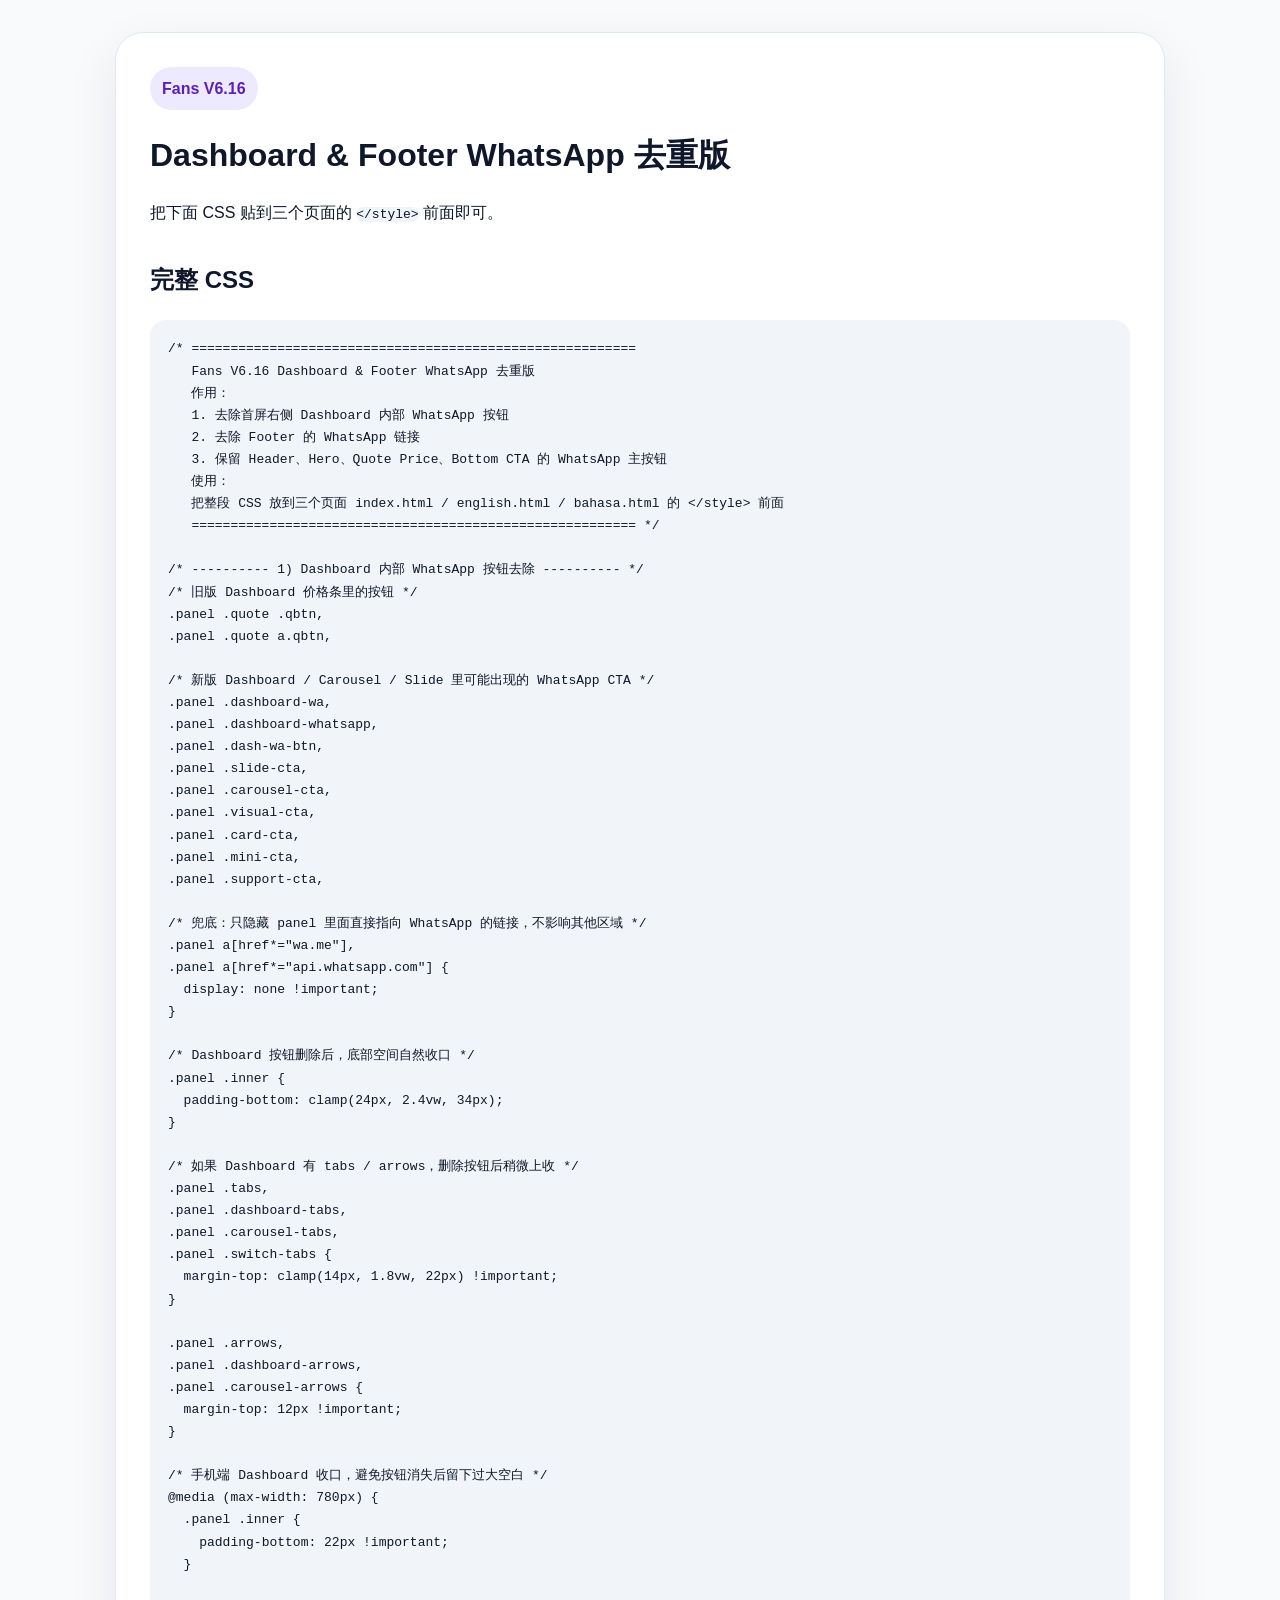
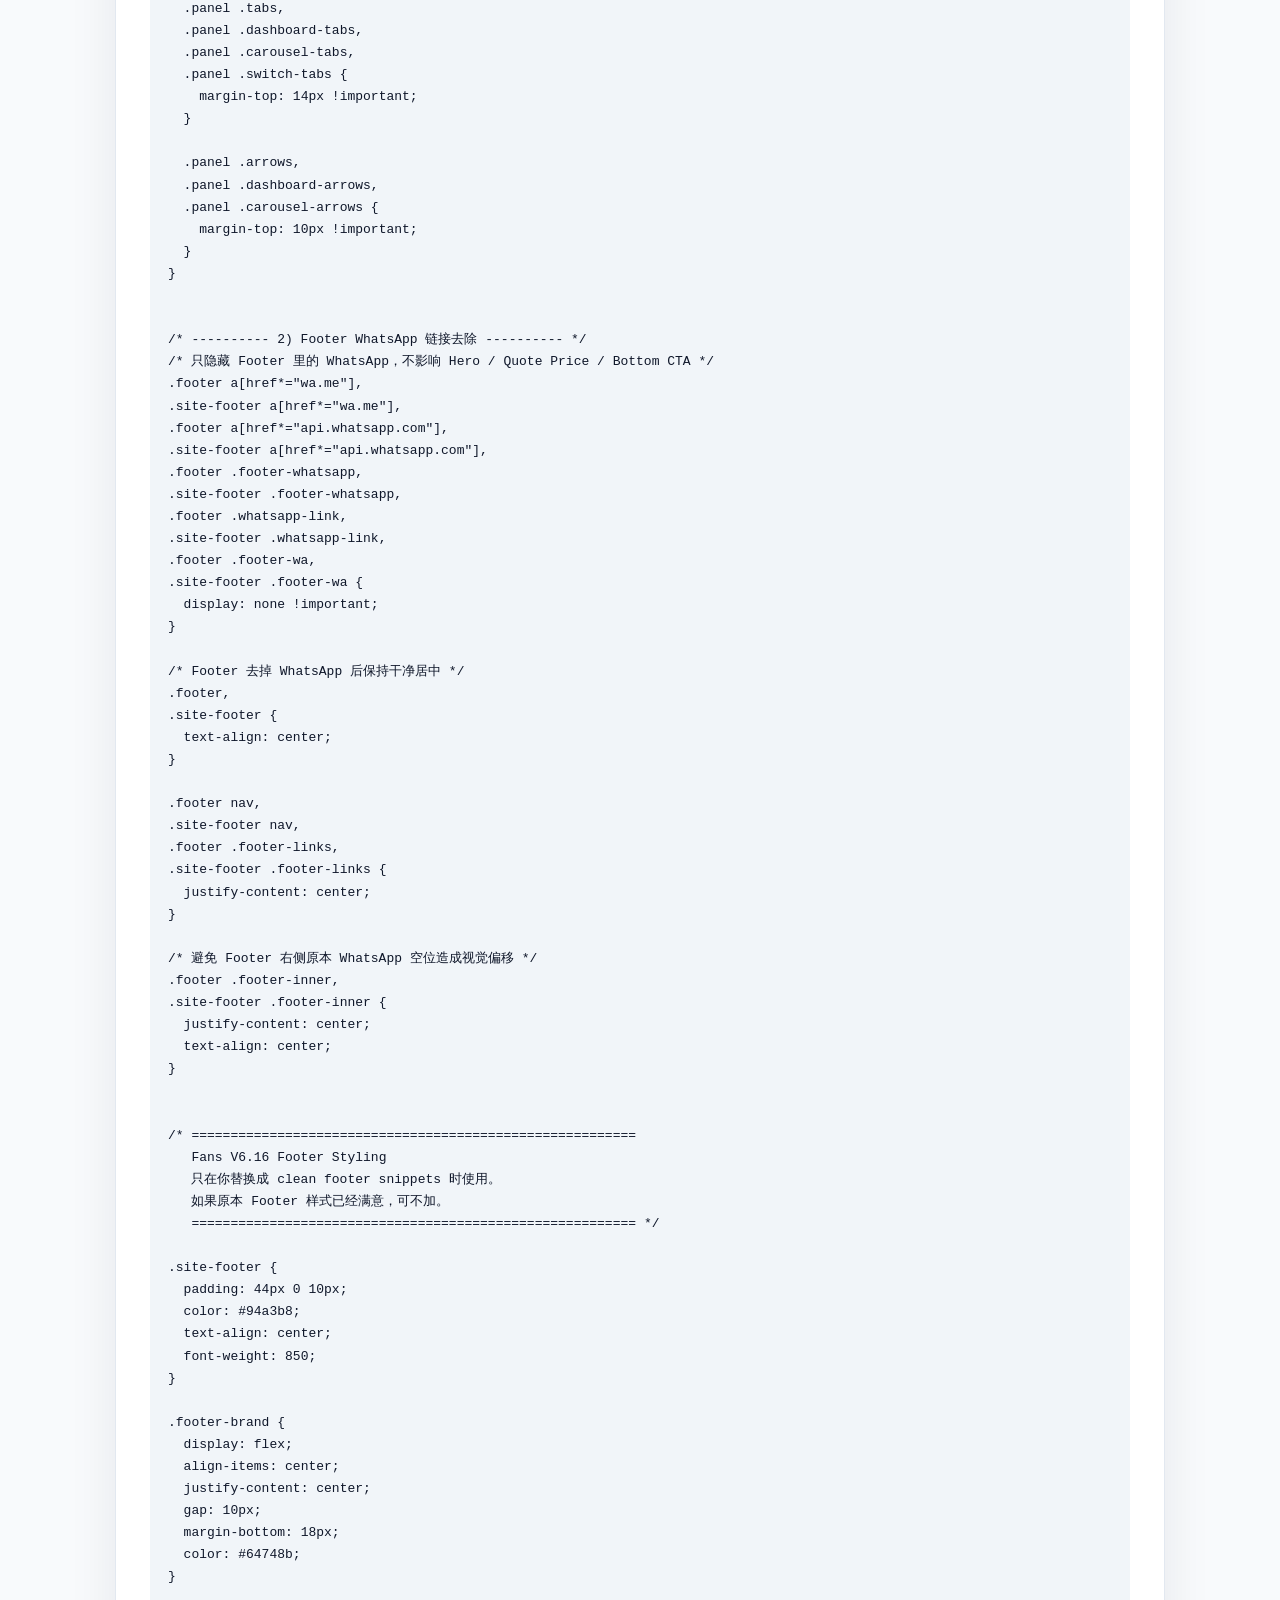
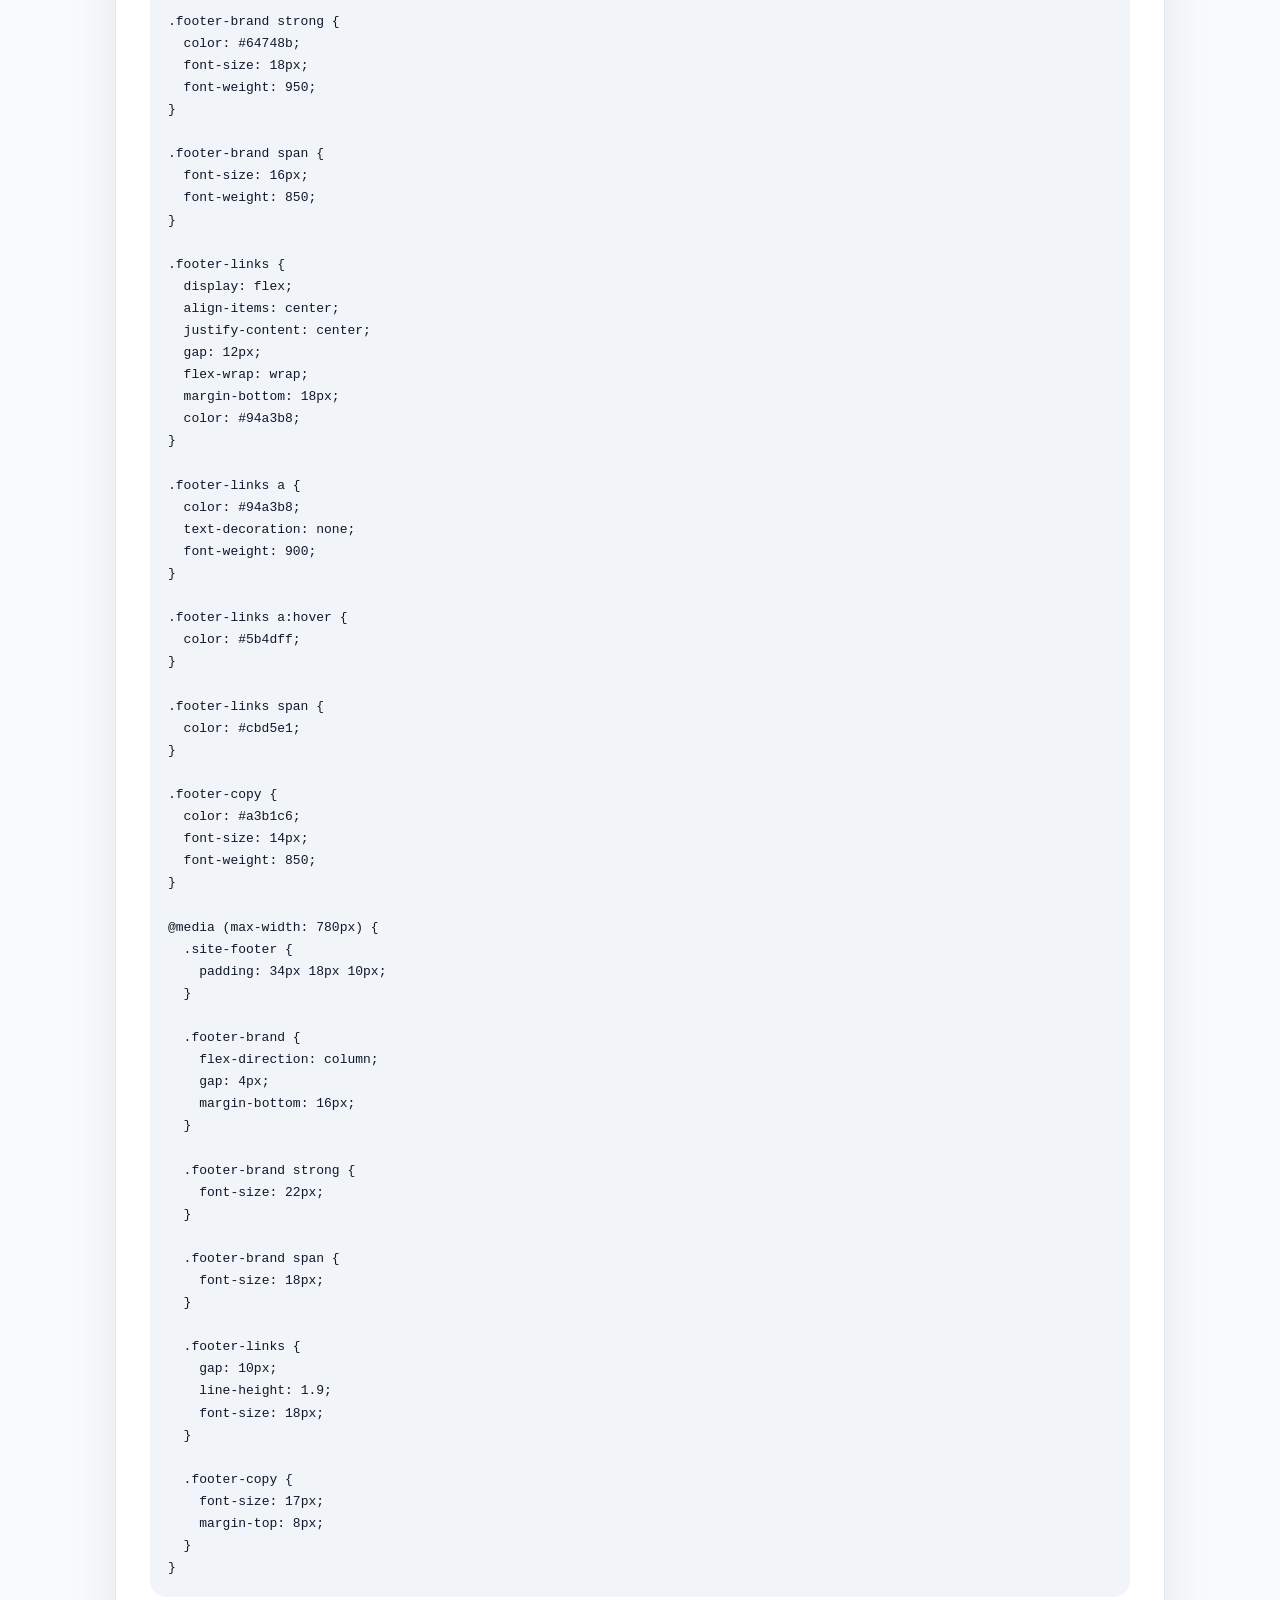
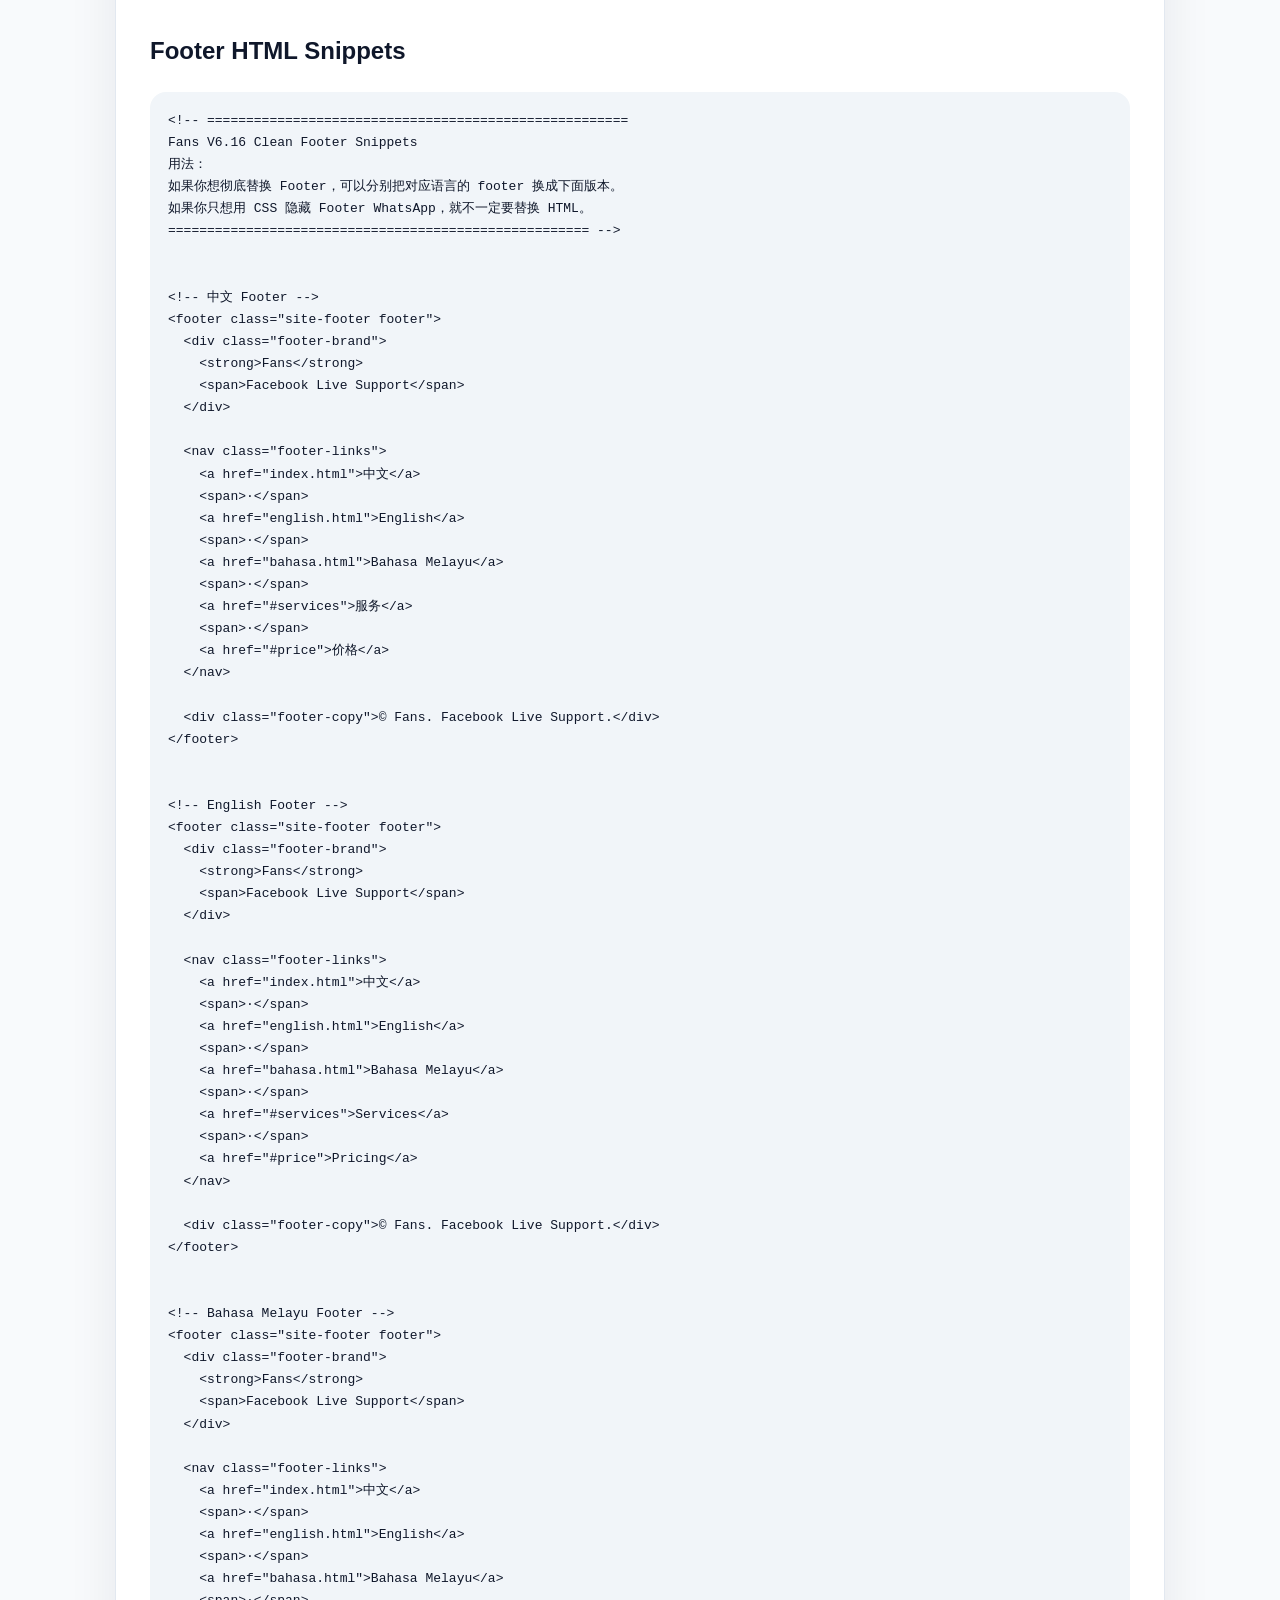
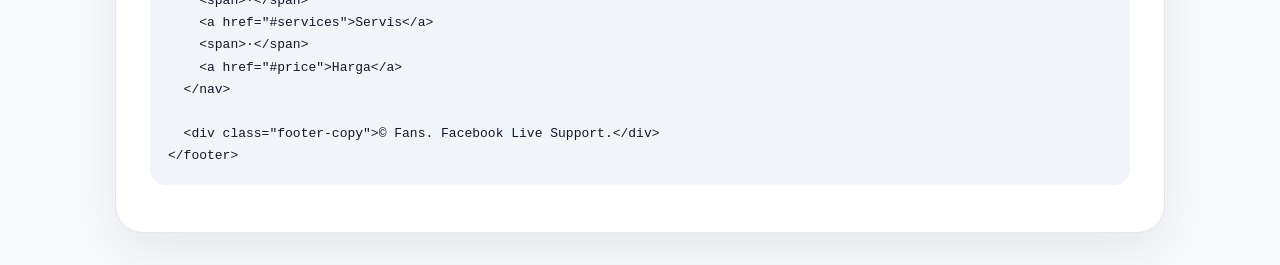
<file: V6.16_完整复制版.html>
<!doctype html>
<html lang="zh-CN">
<head>
<meta charset="utf-8">
<meta name="viewport" content="width=device-width, initial-scale=1">
<title>Fans V6.16 Dashboard & Footer WhatsApp 去重版</title>
<style>
body{font-family:Inter,Arial,'Microsoft YaHei',sans-serif;background:#f8fafc;color:#0f172a;margin:0;padding:32px;line-height:1.7}
.wrap{max-width:980px;margin:auto;background:white;border:1px solid #e2e8f0;border-radius:28px;padding:34px;box-shadow:0 18px 50px rgba(15,23,42,.08)}
h1{font-size:32px;margin:0 0 12px}
h2{margin-top:34px}
code,pre{background:#f1f5f9;border-radius:16px}
pre{padding:18px;overflow:auto;white-space:pre-wrap}
.badge{display:inline-block;background:#ede9fe;color:#5b21b6;padding:8px 12px;border-radius:999px;font-weight:800;margin-bottom:18px}
</style>
</head>
<body>
<div class="wrap">
<div class="badge">Fans V6.16</div>
<h1>Dashboard & Footer WhatsApp 去重版</h1>
<p>把下面 CSS 贴到三个页面的 <code>&lt;/style&gt;</code> 前面即可。</p>

<h2>完整 CSS</h2>
<pre>/* =========================================================
   Fans V6.16 Dashboard &amp; Footer WhatsApp 去重版
   作用：
   1. 去除首屏右侧 Dashboard 内部 WhatsApp 按钮
   2. 去除 Footer 的 WhatsApp 链接
   3. 保留 Header、Hero、Quote Price、Bottom CTA 的 WhatsApp 主按钮
   使用：
   把整段 CSS 放到三个页面 index.html / english.html / bahasa.html 的 &lt;/style&gt; 前面
   ========================================================= */

/* ---------- 1) Dashboard 内部 WhatsApp 按钮去除 ---------- */
/* 旧版 Dashboard 价格条里的按钮 */
.panel .quote .qbtn,
.panel .quote a.qbtn,

/* 新版 Dashboard / Carousel / Slide 里可能出现的 WhatsApp CTA */
.panel .dashboard-wa,
.panel .dashboard-whatsapp,
.panel .dash-wa-btn,
.panel .slide-cta,
.panel .carousel-cta,
.panel .visual-cta,
.panel .card-cta,
.panel .mini-cta,
.panel .support-cta,

/* 兜底：只隐藏 panel 里面直接指向 WhatsApp 的链接，不影响其他区域 */
.panel a[href*="wa.me"],
.panel a[href*="api.whatsapp.com"] {
  display: none !important;
}

/* Dashboard 按钮删除后，底部空间自然收口 */
.panel .inner {
  padding-bottom: clamp(24px, 2.4vw, 34px);
}

/* 如果 Dashboard 有 tabs / arrows，删除按钮后稍微上收 */
.panel .tabs,
.panel .dashboard-tabs,
.panel .carousel-tabs,
.panel .switch-tabs {
  margin-top: clamp(14px, 1.8vw, 22px) !important;
}

.panel .arrows,
.panel .dashboard-arrows,
.panel .carousel-arrows {
  margin-top: 12px !important;
}

/* 手机端 Dashboard 收口，避免按钮消失后留下过大空白 */
@media (max-width: 780px) {
  .panel .inner {
    padding-bottom: 22px !important;
  }

  .panel .tabs,
  .panel .dashboard-tabs,
  .panel .carousel-tabs,
  .panel .switch-tabs {
    margin-top: 14px !important;
  }

  .panel .arrows,
  .panel .dashboard-arrows,
  .panel .carousel-arrows {
    margin-top: 10px !important;
  }
}


/* ---------- 2) Footer WhatsApp 链接去除 ---------- */
/* 只隐藏 Footer 里的 WhatsApp，不影响 Hero / Quote Price / Bottom CTA */
.footer a[href*="wa.me"],
.site-footer a[href*="wa.me"],
.footer a[href*="api.whatsapp.com"],
.site-footer a[href*="api.whatsapp.com"],
.footer .footer-whatsapp,
.site-footer .footer-whatsapp,
.footer .whatsapp-link,
.site-footer .whatsapp-link,
.footer .footer-wa,
.site-footer .footer-wa {
  display: none !important;
}

/* Footer 去掉 WhatsApp 后保持干净居中 */
.footer,
.site-footer {
  text-align: center;
}

.footer nav,
.site-footer nav,
.footer .footer-links,
.site-footer .footer-links {
  justify-content: center;
}

/* 避免 Footer 右侧原本 WhatsApp 空位造成视觉偏移 */
.footer .footer-inner,
.site-footer .footer-inner {
  justify-content: center;
  text-align: center;
}


/* =========================================================
   Fans V6.16 Footer Styling
   只在你替换成 clean footer snippets 时使用。
   如果原本 Footer 样式已经满意，可不加。
   ========================================================= */

.site-footer {
  padding: 44px 0 10px;
  color: #94a3b8;
  text-align: center;
  font-weight: 850;
}

.footer-brand {
  display: flex;
  align-items: center;
  justify-content: center;
  gap: 10px;
  margin-bottom: 18px;
  color: #64748b;
}

.footer-brand strong {
  color: #64748b;
  font-size: 18px;
  font-weight: 950;
}

.footer-brand span {
  font-size: 16px;
  font-weight: 850;
}

.footer-links {
  display: flex;
  align-items: center;
  justify-content: center;
  gap: 12px;
  flex-wrap: wrap;
  margin-bottom: 18px;
  color: #94a3b8;
}

.footer-links a {
  color: #94a3b8;
  text-decoration: none;
  font-weight: 900;
}

.footer-links a:hover {
  color: #5b4dff;
}

.footer-links span {
  color: #cbd5e1;
}

.footer-copy {
  color: #a3b1c6;
  font-size: 14px;
  font-weight: 850;
}

@media (max-width: 780px) {
  .site-footer {
    padding: 34px 18px 10px;
  }

  .footer-brand {
    flex-direction: column;
    gap: 4px;
    margin-bottom: 16px;
  }

  .footer-brand strong {
    font-size: 22px;
  }

  .footer-brand span {
    font-size: 18px;
  }

  .footer-links {
    gap: 10px;
    line-height: 1.9;
    font-size: 18px;
  }

  .footer-copy {
    font-size: 17px;
    margin-top: 8px;
  }
}
</pre>

<h2>Footer HTML Snippets</h2>
<pre>&lt;!-- ======================================================
Fans V6.16 Clean Footer Snippets
用法：
如果你想彻底替换 Footer，可以分别把对应语言的 footer 换成下面版本。
如果你只想用 CSS 隐藏 Footer WhatsApp，就不一定要替换 HTML。
====================================================== --&gt;


&lt;!-- 中文 Footer --&gt;
&lt;footer class="site-footer footer"&gt;
  &lt;div class="footer-brand"&gt;
    &lt;strong&gt;Fans&lt;/strong&gt;
    &lt;span&gt;Facebook Live Support&lt;/span&gt;
  &lt;/div&gt;

  &lt;nav class="footer-links"&gt;
    &lt;a href="index.html"&gt;中文&lt;/a&gt;
    &lt;span&gt;·&lt;/span&gt;
    &lt;a href="english.html"&gt;English&lt;/a&gt;
    &lt;span&gt;·&lt;/span&gt;
    &lt;a href="bahasa.html"&gt;Bahasa Melayu&lt;/a&gt;
    &lt;span&gt;·&lt;/span&gt;
    &lt;a href="#services"&gt;服务&lt;/a&gt;
    &lt;span&gt;·&lt;/span&gt;
    &lt;a href="#price"&gt;价格&lt;/a&gt;
  &lt;/nav&gt;

  &lt;div class="footer-copy"&gt;© Fans. Facebook Live Support.&lt;/div&gt;
&lt;/footer&gt;


&lt;!-- English Footer --&gt;
&lt;footer class="site-footer footer"&gt;
  &lt;div class="footer-brand"&gt;
    &lt;strong&gt;Fans&lt;/strong&gt;
    &lt;span&gt;Facebook Live Support&lt;/span&gt;
  &lt;/div&gt;

  &lt;nav class="footer-links"&gt;
    &lt;a href="index.html"&gt;中文&lt;/a&gt;
    &lt;span&gt;·&lt;/span&gt;
    &lt;a href="english.html"&gt;English&lt;/a&gt;
    &lt;span&gt;·&lt;/span&gt;
    &lt;a href="bahasa.html"&gt;Bahasa Melayu&lt;/a&gt;
    &lt;span&gt;·&lt;/span&gt;
    &lt;a href="#services"&gt;Services&lt;/a&gt;
    &lt;span&gt;·&lt;/span&gt;
    &lt;a href="#price"&gt;Pricing&lt;/a&gt;
  &lt;/nav&gt;

  &lt;div class="footer-copy"&gt;© Fans. Facebook Live Support.&lt;/div&gt;
&lt;/footer&gt;


&lt;!-- Bahasa Melayu Footer --&gt;
&lt;footer class="site-footer footer"&gt;
  &lt;div class="footer-brand"&gt;
    &lt;strong&gt;Fans&lt;/strong&gt;
    &lt;span&gt;Facebook Live Support&lt;/span&gt;
  &lt;/div&gt;

  &lt;nav class="footer-links"&gt;
    &lt;a href="index.html"&gt;中文&lt;/a&gt;
    &lt;span&gt;·&lt;/span&gt;
    &lt;a href="english.html"&gt;English&lt;/a&gt;
    &lt;span&gt;·&lt;/span&gt;
    &lt;a href="bahasa.html"&gt;Bahasa Melayu&lt;/a&gt;
    &lt;span&gt;·&lt;/span&gt;
    &lt;a href="#services"&gt;Servis&lt;/a&gt;
    &lt;span&gt;·&lt;/span&gt;
    &lt;a href="#price"&gt;Harga&lt;/a&gt;
  &lt;/nav&gt;

  &lt;div class="footer-copy"&gt;© Fans. Facebook Live Support.&lt;/div&gt;
&lt;/footer&gt;
</pre>
</div>
</body>
</html>
</file>
